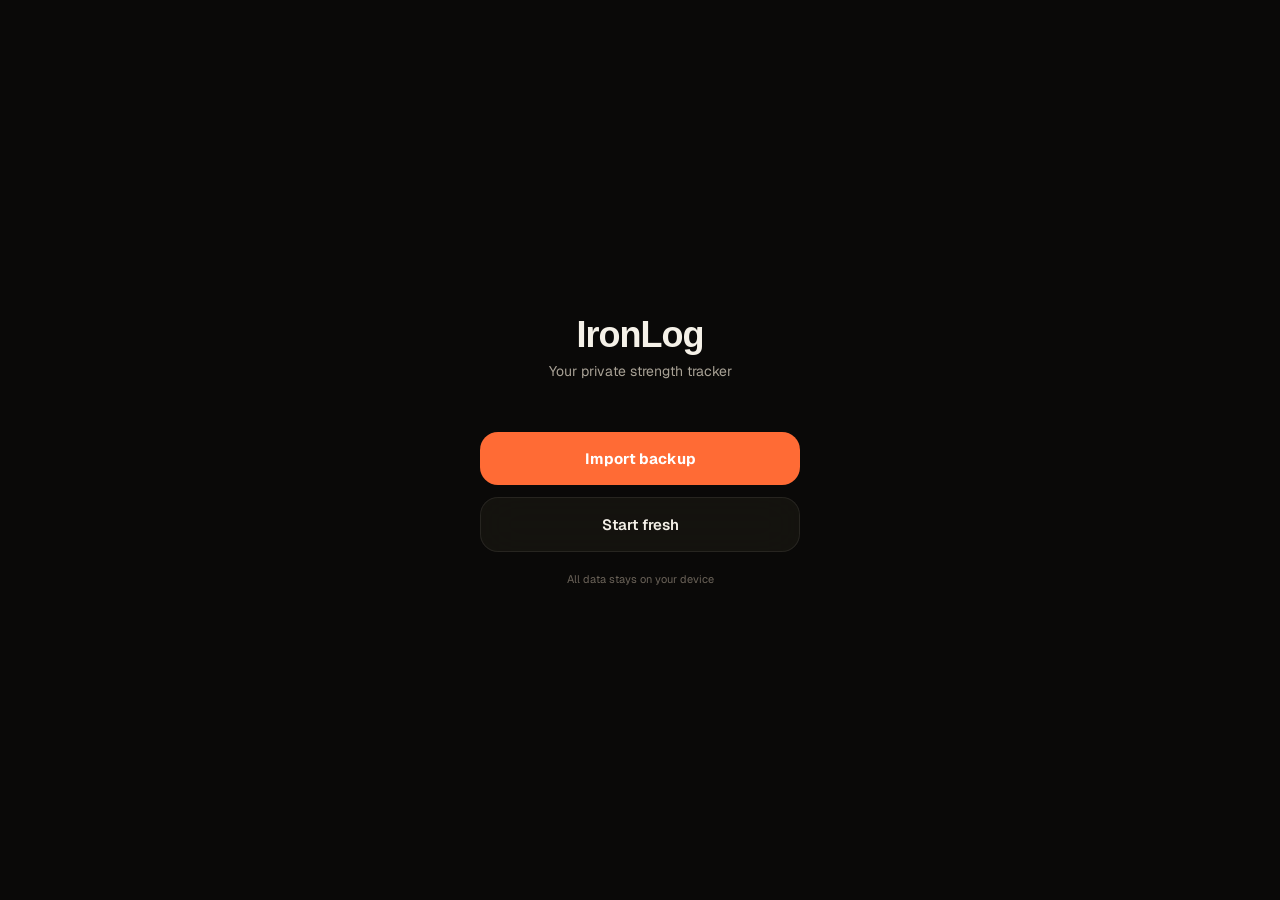
<file: index.html>
<!DOCTYPE html>
<html lang="en">
<head>
<meta charset="UTF-8">
<meta name="viewport" content="width=device-width, initial-scale=1.0, user-scalable=no, viewport-fit=cover">
<meta name="apple-mobile-web-app-capable" content="yes">
<meta name="apple-mobile-web-app-status-bar-style" content="black-translucent">
<meta name="apple-mobile-web-app-title" content="IronLog">
<meta name="mobile-web-app-capable" content="yes">
<meta name="application-name" content="IronLog">
<meta name="theme-color" content="#0a0908">
<meta name="color-scheme" content="dark">
<link rel="manifest" href="manifest.json">
<link rel="icon" type="image/svg+xml" href="favicon.svg">
<link rel="icon" type="image/png" sizes="192x192" href="icon-192.png">
<link rel="icon" type="image/png" sizes="512x512" href="icon-512.png">
<link rel="apple-touch-icon" sizes="192x192" href="icon-192.png">
<link rel="apple-touch-icon" sizes="512x512" href="icon-512.png">
<link rel="shortcut icon" href="icon-192.png">
<title>IronLog</title>
<script src="app-core.js"></script>
<script src="app-storage.js"></script>
<script src="app-fitness.js"></script>
<script src="app-nav.js"></script>
<script src="app-insights.js"></script>
<link rel="preconnect" href="https://fonts.googleapis.com">
<link rel="preconnect" href="https://fonts.gstatic.com" crossorigin>
<link rel="stylesheet" href="https://fonts.googleapis.com/css2?family=Instrument+Serif:ital@0;1&family=Geist:wght@300;400;500;600;700&family=Geist+Mono:wght@400;500&display=swap">
<style>
/* ══════════════════════════════════════════════════════
   TONING v3 — Warm dark · Glassmorphism · Editorial serif
   Design: warm near-black, coral accent, glass layers
   ══════════════════════════════════════════════════════ */

:root {
  /* ── Warm dark surfaces ── */
  --bg:   #0a0908;
  --s1:   #16140f;
  --s2:   #1f1c16;
  --s3:   #28251d;
  --s4:   #312d23;
  --glass: rgba(28,25,20,0.64);
  --border:    rgba(245,241,232,0.08);
  --border-hi: rgba(245,241,232,0.16);
  /* ── Text ── */
  --text: #f5f1e8;
  --t2:   #a8a195;
  --t3:   #6b6359;
  /* ── Accent: coral-orange ── */
  --acc:      #ff6b35;
  --acc-soft: #ffb38a;
  --acc-dim:  rgba(255,107,53,0.12);
  --acc-glow: rgba(255,107,53,0.30);
  /* ── Domain accents (V4 two-tier nav) — active domain drives --acc via JS ── */
  --fitness:#ff6b35; --nutrition:#34d399; --sleep:#4c8bf5; --finance:#fbbf24;
  /* ── Semantic ── */
  --red:    #d4332f;
  --success:#7fb069;
  /* ── Muscle group palette (warmer) ── */
  --chest:#ff5c38; --triceps:#ff9f38; --back:#c084fc;
  --biceps:#ff8a5c; --legs:#60a5fa; --shoulders:#fbbf24;
  --abs:#34d399; --forearms:#f472b6; --cardio:#fb7185;
  /* ── Layout ── */
  --safe-top:env(safe-area-inset-top,0px);
  --safe-bot:env(safe-area-inset-bottom,0px);
  /* ── Radii ── */
  --r-sm:10px; --r-md:14px; --r-lg:18px; --r-xl:22px; --r-pill:999px;
  /* ── Shadow ── */
  --shadow: 0 24px 48px -16px rgba(0,0,0,0.6);
  --ease:cubic-bezier(.4,0,.2,1);
  --spring:cubic-bezier(.34,1.56,.64,1);
}
html[data-theme="parchment"]{
  --bg:#f7f3ea;--s1:#fffaf0;--s2:#eee6d8;--s3:#e2d7c8;--s4:#d5c8b8;
  --glass:rgba(255,250,240,0.72);--border:rgba(55,40,25,0.12);--border-hi:rgba(55,40,25,0.22);
  --text:#19140f;--t2:#6f6255;--t3:#9a8b7b;--acc:#c4451c;--acc-soft:#df7955;--acc-dim:rgba(196,69,28,0.12);--acc-glow:rgba(196,69,28,0.24);
  --shadow:0 24px 48px -18px rgba(70,45,20,0.22);
}
html[data-theme="forest"]{
  --bg:#0a0f0c;--s1:#121b15;--s2:#19241d;--s3:#223027;--s4:#2c3b30;
  --glass:rgba(18,27,21,0.68);--border:rgba(235,245,232,0.08);--border-hi:rgba(235,245,232,0.16);
  --text:#edf5ea;--t2:#a2ae9c;--t3:#687465;--acc:#7fb069;--acc-soft:#b7d49e;--acc-dim:rgba(127,176,105,0.14);--acc-glow:rgba(127,176,105,0.26);
}
html[data-theme="midnight"]{
  --bg:#0a0d12;--s1:#111722;--s2:#182030;--s3:#202a3d;--s4:#2a354a;
  --glass:rgba(17,23,34,0.68);--border:rgba(230,238,255,0.08);--border-hi:rgba(230,238,255,0.16);
  --text:#eef4ff;--t2:#9ba8bb;--t3:#647085;--acc:#4c8bf5;--acc-soft:#92b8ff;--acc-dim:rgba(76,139,245,0.14);--acc-glow:rgba(76,139,245,0.26);
}
html[data-theme="plum"]{
  --bg:#0e0a10;--s1:#19111d;--s2:#22182a;--s3:#2d2136;--s4:#382a42;
  --glass:rgba(25,17,29,0.68);--border:rgba(245,230,255,0.08);--border-hi:rgba(245,230,255,0.16);
  --text:#f6edfa;--t2:#b3a2bc;--t3:#76677f;--acc:#a855f7;--acc-soft:#cf9cff;--acc-dim:rgba(168,85,247,0.14);--acc-glow:rgba(168,85,247,0.26);
}
html[data-theme="mono"]{
  --bg:#0a0a0a;--s1:#151515;--s2:#202020;--s3:#2a2a2a;--s4:#343434;
  --glass:rgba(22,22,22,0.70);--border:rgba(245,245,245,0.09);--border-hi:rgba(245,245,245,0.18);
  --text:#f5f5f5;--t2:#ababab;--t3:#707070;--acc:#f5f5f5;--acc-soft:#d4d4d4;--acc-dim:rgba(245,245,245,0.12);--acc-glow:rgba(245,245,245,0.22);
}
*,*::before,*::after{box-sizing:border-box;margin:0;padding:0;-webkit-tap-highlight-color:transparent}
html,body{height:100%;background:var(--bg);overflow:hidden}
body{font-family:'Geist',system-ui,sans-serif;color:var(--text);-webkit-font-smoothing:antialiased}

/* ── TYPE HELPERS ── */
.serif{font-family:'Instrument Serif',serif}
.mono{font-family:'Geist Mono',monospace}

/* ── Shell — v3: no sidebar, full-width single column ── */
.app{display:flex;flex-direction:column;height:100%;position:relative;overflow:hidden}

/* ── Warm noise bg overlay ── */
.app::before{
  content:'';position:fixed;inset:0;pointer-events:none;z-index:0;
  background:
    radial-gradient(80% 50% at 70% 0%, rgba(255,107,53,0.07), transparent 65%),
    radial-gradient(50% 40% at 20% 15%, rgba(255,179,138,0.04), transparent 60%);
}

/* ── Glass card base ── */
.v3-card{
  background:var(--glass);
  backdrop-filter:blur(24px) saturate(1.6);
  -webkit-backdrop-filter:blur(24px) saturate(1.6);
  border-radius:var(--r-xl);
  box-shadow:var(--shadow), inset 0 1px 0 rgba(255,255,255,0.04);
  position:relative;overflow:hidden;
}
/* card inner highlight arc */
.v3-card::before{
  content:'';position:absolute;inset:0;pointer-events:none;
  border-radius:inherit;
  box-shadow:inset 0 0 0 1px rgba(245,241,232,0.06);
}

/* ── Top context bar (replaces topbar) ── */
.topbar{
  display:flex;align-items:center;gap:10px;
  padding:calc(var(--safe-top) + 13px) 18px 12px;
  background:transparent;
  flex-shrink:0;position:relative;z-index:10;
}
.tb-title{
  font-family:'Instrument Serif',serif;
  font-size:20px;font-weight:400;letter-spacing:-.3px;
  flex:1;white-space:nowrap;overflow:hidden;text-overflow:ellipsis;
}
.tb-title em{font-style:italic;color:var(--acc-soft)}
.tb-gear{
  width:36px;height:36px;border-radius:var(--r-sm);
  background:var(--s2);border:1px solid var(--border);
  color:var(--t2);font-size:14px;cursor:pointer;
  display:flex;align-items:center;justify-content:center;
  transition:border-color .15s,color .15s;flex-shrink:0;
}
.tb-gear:hover{border-color:var(--border-hi);color:var(--text)}
.tb-gear:active{border-color:var(--acc);color:var(--acc)}
/* ── Bottom tab bar ── */
.v3-tabs{
  position:fixed;bottom:0;left:0;right:0;
  background:rgba(20,18,14,0.80);
  backdrop-filter:blur(30px) saturate(1.8);
  -webkit-backdrop-filter:blur(30px) saturate(1.8);
  border-top:1px solid var(--border);
  display:grid;grid-template-columns:repeat(4,minmax(0,1fr));
  gap:4px;
  padding:6px 4px calc(6px + var(--safe-bot));
  z-index:100;
  box-shadow:0 -24px 48px -16px rgba(0,0,0,0.5);
}
.v3-tab{
  display:flex;flex-direction:column;align-items:center;gap:3px;
  padding:6px 2px 5px;border:none;background:none;color:var(--t3);
  font-family:'Geist',system-ui,sans-serif;font-size:9px;font-weight:600;letter-spacing:0;
  cursor:pointer;border-radius:var(--r-md);min-width:0;overflow:hidden;text-overflow:ellipsis;white-space:nowrap;
  transition:color .2s,background .2s;
}
.v3-tab:hover{color:var(--t2)}
.v3-tab.active{color:var(--acc)}
.v3-tab.active .v3-tab-icon{filter:drop-shadow(0 0 6px rgba(255,107,53,.5))}
.v3-tab svg{width:20px;height:20px;stroke-width:1.6;transition:stroke-width .15s,transform .15s}
.v3-tab.active svg{stroke-width:2;transform:translateY(-1px)}

/* ── SIDEBAR — kept as hidden fallback, won't display ── */
.sidebar{display:none!important}
.sb-ov{display:none!important}
.hmbgr{display:none!important}

/* ── LEGACY sidebar styles (keeping for JS references, visually inert) ── */
.sb-logo,.sb-sec,.sb-sec-lbl,.sb-btn,.sb-dot,.sb-empty,.sb-empty-msg,.sb-empty-btn{display:none}
.hstrip{margin:0 0 18px;padding:14px;background:var(--glass);backdrop-filter:blur(20px) saturate(1.5);-webkit-backdrop-filter:blur(20px) saturate(1.5);border:1px solid var(--border);border-radius:var(--r-xl);box-shadow:var(--shadow)}
.hstrip-hdr{font-size:9px;font-weight:700;letter-spacing:2.5px;color:var(--t3);margin-bottom:10px}
.hstrip-row{display:grid;grid-template-columns:repeat(7,1fr);gap:6px}
.hstrip-day{display:flex;flex-direction:column;align-items:center;gap:5px;padding:8px 4px;border-radius:var(--r-sm);transition:background .15s}
.hstrip-day.today{background:rgba(255,255,255,.03);outline:1px solid var(--border-hi)}
.hstrip-lbl{font-size:9px;font-family:'Geist Mono',monospace;color:var(--t3);letter-spacing:.5px}
.hstrip-dot{width:14px;height:14px;border-radius:50%;background:var(--s3);transition:all .2s}
.hstrip-num{font-size:11px;font-family:'Geist Mono',monospace;color:var(--t2);font-weight:500}
.hstrip-day.today .hstrip-num{color:var(--text);font-weight:700}
/* ── Records podium (Step 18) ───────────────────────────────── */
.podium-wrap{padding:18px 14px 6px;display:flex;align-items:flex-end;justify-content:center;gap:8px}
.podium-item{flex:1;max-width:110px;display:flex;flex-direction:column;align-items:center;gap:6px;cursor:pointer}
.podium-item:active .podium-card{transform:scale(.96)}
.podium-card{width:100%;border-radius:var(--r-lg);padding:12px 8px 10px;
  backdrop-filter:blur(20px) saturate(1.5);
  box-shadow:var(--shadow),inset 0 1px 0 rgba(255,255,255,0.06);
  display:flex;flex-direction:column;align-items:center;gap:4px;
  transition:transform .15s}
.podium-1 .podium-card{background:rgba(255,215,0,0.12);border:1.5px solid rgba(255,215,0,0.3)}
.podium-2 .podium-card{background:rgba(192,192,192,0.10);border:1.5px solid rgba(192,192,192,0.22)}
.podium-3 .podium-card{background:rgba(205,127,50,0.10);border:1.5px solid rgba(205,127,50,0.22)}
.podium-medal{font-size:20px;line-height:1}
.podium-weight{font-family:'Instrument Serif',serif;font-size:26px;line-height:1;color:var(--text)}
.podium-wunit{font-size:10px;color:var(--t3);font-family:'Geist Mono',monospace}
.podium-name{font-size:10px;font-weight:600;color:var(--t2);text-align:center;line-height:1.3;
  overflow:hidden;display:-webkit-box;-webkit-line-clamp:2;-webkit-box-orient:vertical;max-height:30px}
.podium-cat{font-size:9px;color:var(--t3);letter-spacing:.4px}
.podium-block{display:flex;align-items:center;justify-content:center;
  width:28px;height:var(--h);border-radius:4px 4px 0 0;font-size:11px;font-weight:700}
.podium-1 .podium-block{background:rgba(255,215,0,.25);color:#ffd700;--h:36px}
.podium-2 .podium-block{background:rgba(192,192,192,.2);color:#c0c0c0;--h:24px}
.podium-3 .podium-block{background:rgba(205,127,50,.2);color:#cd7f32;--h:16px}
.podium-sep{height:1px;background:var(--border);margin:4px 14px 16px}
.pr-page-hdr{padding:6px 4px 18px;border-bottom:1px solid var(--border);margin-bottom:18px}
.pr-page-ttl{font-family:'Instrument Serif',serif;font-size:32px;font-weight:400;letter-spacing:-.5px;color:var(--text)}
.pr-page-sub{font-size:11px;color:var(--t3);margin-top:4px;letter-spacing:.4px}
.pr-grp{margin-bottom:22px}
.pr-grp-hdr{display:flex;align-items:center;gap:8px;margin-bottom:10px;padding:0 2px}
.pr-grp-dot{width:8px;height:8px;border-radius:50%}
.pr-grp-lbl{font-size:10px;font-weight:700;letter-spacing:2px;text-transform:uppercase;color:var(--t2)}
.pr-row{display:flex;align-items:center;gap:12px;padding:14px;background:var(--glass);backdrop-filter:blur(20px) saturate(1.5);-webkit-backdrop-filter:blur(20px) saturate(1.5);border:1px solid var(--border);border-radius:var(--r-lg);margin-bottom:8px;transition:border-color .15s,transform .1s;cursor:pointer;box-shadow:var(--shadow)}
.pr-row:hover{border-color:var(--border-hi)}
.pr-row:active{transform:scale(.985)}
.pr-row-bar{width:3px;height:34px;border-radius:2px;flex-shrink:0}
.pr-row-info{flex:1;min-width:0}
.pr-row-nm{font-size:14px;font-weight:600;letter-spacing:-.1px;white-space:nowrap;overflow:hidden;text-overflow:ellipsis}
.pr-row-sub{font-size:10px;color:var(--t3);margin-top:3px;font-family:'Geist Mono',monospace;letter-spacing:.3px}
.pr-row-wt{display:flex;align-items:baseline;gap:3px;flex-shrink:0}
.pr-row-kg{font-family:'Instrument Serif',serif;font-size:28px;font-weight:400;color:var(--pc,var(--acc));letter-spacing:-.5px}
.pr-row-unit{font-size:10px;color:var(--t3);font-family:'Geist Mono',monospace}
.pr-ex-row{cursor:pointer;transition:background .15s}
.pr-ex-row:hover{background:var(--s2)}

/* Fullscreen chart overlay */
.fc-ov{
  position:fixed;inset:0;z-index:600;
  background:rgba(8,8,11,.85);backdrop-filter:blur(14px);-webkit-backdrop-filter:blur(14px);
  display:none;align-items:center;justify-content:center;padding:20px;
  animation:fadeIn .2s
}
.fc-ov.open{display:flex}
.fc-box{
  width:100%;max-width:760px;max-height:92vh;
  background:var(--glass);backdrop-filter:blur(30px) saturate(1.6);-webkit-backdrop-filter:blur(30px) saturate(1.6);
  border:1px solid var(--border-hi);border-radius:var(--r-xl);
  display:flex;flex-direction:column;overflow:hidden;
  box-shadow:0 40px 80px -20px rgba(0,0,0,0.7)
}
.fc-hd{display:flex;align-items:flex-start;justify-content:space-between;gap:14px;padding:20px 20px 14px}
.fc-ttl{font-family:'Instrument Serif',serif;font-size:26px;font-weight:400;letter-spacing:-.3px}
.fc-sub{font-size:11px;color:var(--t3);margin-top:4px;font-family:'Geist Mono',monospace;letter-spacing:.3px}
.fc-close{
  width:34px;height:34px;border-radius:var(--r-sm);
  background:var(--s2);border:1px solid var(--border);color:var(--t2);
  font-size:14px;cursor:pointer;flex-shrink:0;
  display:flex;align-items:center;justify-content:center;transition:all .15s
}
.fc-close:hover{color:var(--text);border-color:var(--border-hi)}
.fc-canvas-wrap{flex:1;min-height:340px;padding:0 20px 20px;position:relative}
.fc-foot{padding:0 20px 18px;font-size:9px;letter-spacing:1.5px;color:var(--t3);text-transform:uppercase;font-weight:600}

/* Chart skeleton shimmer */
.chart-skel{
  position:relative;height:150px;border-radius:var(--r-sm);overflow:hidden;
  background:linear-gradient(110deg,var(--s2) 30%,var(--s3) 50%,var(--s2) 70%);
  background-size:200% 100%;animation:shimmer 1.4s ease-in-out infinite
}
.chart-skel.full{height:100%;width:100%}
.svg-chart{width:100%;height:150px;display:block}
.svg-chart.full{height:100%;min-height:340px}
.svg-chart svg{width:100%;height:100%;display:block;overflow:visible}
.svg-chart text{font-family:'Geist Mono',monospace;letter-spacing:0}
@keyframes shimmer{0%{background-position:100% 0}100%{background-position:-100% 0}}

/* Swipe-to-delete */
.hsess{position:relative;overflow:hidden}
.hsess-wipe{
  position:absolute;inset:0;background:linear-gradient(90deg,transparent 0%,rgba(239,68,68,.18) 60%,rgba(239,68,68,.45) 100%);
  display:flex;align-items:center;justify-content:flex-end;padding-right:20px;
  font-size:11px;font-weight:700;letter-spacing:2px;color:#ef4444;
  pointer-events:none;opacity:0;transition:opacity .15s
}
.hsess.swiping .hsess-wipe{opacity:1}
.hsess-hd{position:relative;z-index:2;background:var(--s1);transition:transform .25s var(--ease)}
.hsess.deleting .hsess-hd{transform:translateX(-100%)!important}

/* Drag handle */
.sec-drag{
  width:30px;height:30px;border-radius:var(--r-sm);
  background:var(--s2);border:1px solid var(--border);color:var(--t2);
  display:flex;align-items:center;justify-content:center;
  cursor:grab;font-size:12px;letter-spacing:1px;flex-shrink:0;user-select:none;touch-action:none
}
.sec-drag:active{cursor:grabbing;background:var(--s3)}
.sp-section.dragging{opacity:.4}
.sp-section.drop-above{box-shadow:0 -3px 0 var(--acc)}
.sp-section.drop-below{box-shadow:0 3px 0 var(--acc)}
.sb-icon{font-size:13px;flex-shrink:0}
.sb-footer{
  margin-top:auto;padding:12px 12px calc(12px + var(--safe-bot));
  border-top:1px solid var(--border);
  display:flex;flex-direction:column;gap:5px
}
.sb-ftn{
  display:flex;align-items:center;gap:8px;
  padding:8px 11px;
  background:var(--s2);border:1px solid var(--border);border-radius:var(--r-sm);
  color:var(--t2);font-family:'Geist',system-ui,sans-serif;font-size:11px;
  cursor:pointer;width:100%;transition:border-color .15s,color .15s
}
.sb-ftn:hover{border-color:var(--border-hi);color:var(--text)}
.sb-ftn:active{border-color:var(--acc);color:var(--acc)}
.sb-streak{
  text-align:center;font-size:11px;font-weight:700;
  color:var(--acc);padding:5px 0;letter-spacing:.3px;opacity:.85
}

/* ── Main ── */
.main{flex:1;display:flex;flex-direction:column;overflow:hidden;min-width:0;position:relative;z-index:1}
.tb-bw{display:none} /* moved to settings gear */

/* ── Pages */
.pages{flex:1;overflow:hidden;position:relative}
.page{
  position:absolute;inset:0;
  overflow-y:auto;-webkit-overflow-scrolling:touch;scrollbar-width:none;
  display:none;padding-bottom:calc(76px + var(--safe-bot))
}
.page::-webkit-scrollbar{display:none}
.page.active{display:block}
.page.tab-enter-right{animation:tabSlideInRight .3s cubic-bezier(0.34,1.56,0.64,1) forwards}
.page.tab-enter-left{animation:tabSlideInLeft .3s cubic-bezier(0.34,1.56,0.64,1) forwards}
.page.tab-exit-right{animation:tabSlideOutRight .22s cubic-bezier(0.4,0,1,1) forwards}
.page.tab-exit-left{animation:tabSlideOutLeft .22s cubic-bezier(0.4,0,1,1) forwards}
.pages::after{
  content:'';position:absolute;inset:0;pointer-events:none;z-index:20;
  background:linear-gradient(90deg,transparent, color-mix(in srgb,var(--acc) 16%,transparent), transparent);
  transform:translateX(-115%);opacity:0
}
.pages.motion-domain::after{animation:domainSweep .52s var(--ease)}
.motion-stagger .hc-card,
.motion-stagger .td-rc,
.motion-stagger .td-sg,
.motion-stagger .td-tile,
.motion-stagger .nut-card,
.motion-stagger .nut-meal,
.motion-stagger .nut-add,
.motion-stagger .nut-secondary,
.motion-stagger .done-ex-card{
  animation:motionRise .42s var(--ease) both
}
.motion-stagger .nut-bar-fill{transform-origin:left;animation:motionFill .65s var(--ease) both}
.motion-dismiss{animation:suggestionDismiss .32s var(--ease) forwards}
@keyframes domainSweep{0%{opacity:0;transform:translateX(-115%)}28%{opacity:1}100%{opacity:0;transform:translateX(115%)}}
@keyframes motionRise{from{opacity:0;transform:translateY(10px) scale(.985)}to{opacity:1;transform:none}}
@keyframes motionFill{from{transform:scaleX(0)}to{transform:scaleX(1)}}
@keyframes suggestionDismiss{
  0%{opacity:1;transform:translateX(0);max-height:120px;margin-bottom:0}
  30%{transform:translateX(8px) rotate(1deg)}
  100%{opacity:0;transform:translateX(110%) rotate(2deg);max-height:0;margin-bottom:-10px;padding-top:0;padding-bottom:0;border-width:0}
}

/* ── Sub-tab pills (for Progress / more) ── */
.subtabs{
  display:flex;gap:6px;padding:0 16px 14px;overflow-x:auto;scrollbar-width:none;flex-shrink:0;
}
.subtabs::-webkit-scrollbar{display:none}
.subtab{
  padding:7px 14px;border-radius:var(--r-pill);
  background:var(--s2);border:1px solid var(--border);
  color:var(--t2);font-size:12px;font-weight:600;
  cursor:pointer;flex-shrink:0;white-space:nowrap;
  transition:all .15s;font-family:'Geist',sans-serif;
}
.subtab.active{background:var(--acc-dim);border-color:var(--acc);color:var(--acc)}

/* ── Muscle page */
.pg-hdr{
  padding:22px 16px 14px;border-bottom:1px solid var(--border);
  display:flex;align-items:center;justify-content:space-between
}
.pg-title{
  font-family:'Instrument Serif',serif;font-size:34px;font-weight:400;
  letter-spacing:-.5px;line-height:1
}
.add-btn{
  padding:8px 16px;border-radius:100px;
  background:transparent;border:1.5px solid var(--pc,var(--acc));
  color:var(--pc,var(--acc));
  font-family:'Geist',system-ui,sans-serif;font-size:12px;font-weight:600;cursor:pointer;
  transition:opacity .15s,background .15s
}
.add-btn:active{opacity:.7}
.ex-list{padding:14px 14px 0;display:flex;flex-direction:column;gap:10px}

/* ── Exercise card */
/* ── Session Done section ─────────────────────────────────── */
.done-section{margin:14px 14px 0;padding-top:14px;border-top:1px solid var(--border)}
.done-section-lbl{font-size:9px;font-weight:700;letter-spacing:2.5px;text-transform:uppercase;
  color:var(--success);margin-bottom:10px;display:flex;align-items:center;gap:6px}
.done-section-lbl::before{content:'';display:block;width:6px;height:6px;border-radius:50%;background:var(--success)}
.done-ex-card{background:rgba(127,176,105,0.06);border:1.5px solid rgba(127,176,105,0.2);
  border-radius:var(--r-lg);padding:12px 14px;margin-bottom:8px;
  display:flex;align-items:center;gap:12px}
.done-ex-check{width:22px;height:22px;border-radius:50%;background:var(--success);
  display:flex;align-items:center;justify-content:center;flex-shrink:0;font-size:12px;color:#fff}
.done-ex-name{font-size:14px;font-weight:600;color:var(--text)}
.done-ex-sub{font-size:11px;color:var(--t3);margin-top:2px;font-family:'Geist Mono',monospace}
.ex-card{
  background:var(--glass);
  backdrop-filter:blur(20px) saturate(1.5);
  -webkit-backdrop-filter:blur(20px) saturate(1.5);
  border:1px solid var(--border);
  border-radius:var(--r-xl);overflow:hidden;
  transition:border-color .2s;
  box-shadow:0 8px 24px -12px rgba(0,0,0,0.4)
}
.ex-card:hover{border-color:var(--border-hi)}
.ex-head{
  display:flex;align-items:center;gap:12px;
  padding:15px 14px;cursor:pointer;transition:background .15s
}
.ex-head:hover{background:rgba(255,255,255,.025)}
.ex-bar{width:3px;height:38px;border-radius:2px;flex-shrink:0}
.ex-inf{flex:1;min-width:0}
.ex-nm{font-size:14px;font-weight:600;white-space:nowrap;overflow:hidden;text-overflow:ellipsis;letter-spacing:-.1px}
.ex-sb{font-size:10px;color:var(--t2);margin-top:3px;font-family:'Geist Mono',monospace;white-space:nowrap;overflow:hidden;text-overflow:ellipsis}
.ex-del{
  width:30px;height:30px;border-radius:var(--r-sm);
  flex-shrink:0;background:none;border:none;
  color:var(--t3);font-size:14px;cursor:pointer;
  display:flex;align-items:center;justify-content:center;
  transition:color .15s,background .15s
}
.ex-del:hover{color:var(--red);background:rgba(255,85,85,.1)}
.ex-arr{color:var(--t3);font-size:18px;flex-shrink:0;transition:transform .22s}
.ex-arr.open{transform:rotate(90deg)}
.ex-trend{width:8px;height:8px;border-radius:50%;flex-shrink:0;transition:box-shadow .2s}

/* ── Log form */
.lf{display:none;border-top:1px solid var(--border)}
.lf.open{display:block;animation:slideDown .2s ease}
.last-ref{
  margin:14px 14px 0;
  background:rgba(31,28,22,0.8);border:1px solid var(--border);border-radius:var(--r-md);
  padding:13px 14px;display:flex;align-items:center;justify-content:space-between;gap:10px
}
.lr-left{flex:1;min-width:0}
.lr-ttl{font-size:9px;font-weight:700;letter-spacing:2px;text-transform:uppercase;color:var(--t3);margin-bottom:5px}
.lr-val{font-family:'Geist Mono',monospace;font-size:16px;color:var(--text);letter-spacing:-.3px}
.lr-sub{font-size:9px;color:var(--t3);margin-top:3px}
.lf-in{padding:14px}
.lf-date{
  width:100%;background:var(--s2);border:1.5px solid var(--border);border-radius:var(--r-md);
  color:var(--text);font-family:'Geist',system-ui,sans-serif;font-size:14px;
  padding:11px 14px;outline:none;margin-bottom:12px;transition:border-color .15s
}
.lf-date:focus{border-color:var(--acc)}
.sets-hdr{display:flex;align-items:center;margin-bottom:10px}
.sets-lbl{font-size:10px;color:var(--t2);font-weight:700;letter-spacing:2px;text-transform:uppercase}
.sets-ctl{display:flex;align-items:center;gap:8px;margin-left:auto}
.sc-b{
  width:32px;height:32px;border-radius:var(--r-sm);
  background:var(--s2);border:1px solid var(--border);
  color:var(--text);font-size:18px;
  display:flex;align-items:center;justify-content:center;
  cursor:pointer;user-select:none;transition:background .15s,border-color .15s
}
.sc-b:hover{background:var(--s3);border-color:var(--border-hi)}
.sc-b:active{background:var(--s4)}
.sc-n{font-family:'Geist Mono',monospace;font-size:15px;min-width:20px;text-align:center}
/* ── Set Cards v3 (Step 13+14) ─────────────────────────────── */
.sc3-list{display:flex;flex-direction:column;gap:10px;margin-bottom:12px}
.sc3-card{background:var(--glass);backdrop-filter:blur(20px) saturate(1.5);
  border-radius:var(--r-lg);border:1.5px solid var(--border);
  box-shadow:inset 0 1px 0 rgba(255,255,255,0.04);
  padding:14px 14px 12px;transition:border-color .15s}
.sc3-card.sc3-done-card{border-color:var(--pc,var(--acc));background:rgba(255,107,53,0.06)}
.sc3-head{display:flex;align-items:center;justify-content:space-between;margin-bottom:12px}
.sc3-num{font-size:9px;font-weight:700;letter-spacing:2.5px;text-transform:uppercase;
  color:var(--t3);padding:3px 8px;border-radius:var(--r-pill);
  background:var(--s3);display:inline-block}
.sc3-done-btn{width:36px;height:36px;border-radius:var(--r-pill);border:1.5px solid var(--border);
  background:transparent;color:var(--t2);font-size:18px;cursor:pointer;
  display:flex;align-items:center;justify-content:center;transition:all .15s;flex-shrink:0}
.sc3-done-btn.on{background:var(--acc-dim);border-color:var(--pc,var(--acc));
  color:var(--pc,var(--acc));box-shadow:0 0 10px var(--acc-glow)}
.sc3-done-btn.bounce{animation:dkBounce .42s var(--ease)}
.sc3-inputs{display:grid;grid-template-columns:1fr 1fr;gap:10px;margin-bottom:12px}
.sc3-input-grp{display:flex;flex-direction:column;gap:5px}
.sc3-inp-lbl{font-size:9px;font-weight:700;letter-spacing:2px;text-transform:uppercase;color:var(--t3)}
.sc3-inp{width:100%;background:var(--s2);border:1.5px solid var(--border);border-radius:var(--r-md);
  padding:12px 10px;font-family:'Geist Mono',monospace;font-size:28px;font-weight:400;
  color:var(--text);text-align:center;box-sizing:border-box;transition:border-color .15s}
.sc3-inp:focus{border-color:var(--pc,var(--acc));outline:none}
.sc3-inp::placeholder{color:var(--t3);font-size:22px}
.sc3-inp-unit{font-size:11px;color:var(--t3);text-align:center;margin-top:-2px}
/* RPE pills */
.sc3-rpe{display:flex;align-items:center;gap:6px}
.sc3-rpe-lbl{font-size:9px;font-weight:700;letter-spacing:2px;text-transform:uppercase;
  color:var(--t3);flex-shrink:0;margin-right:2px}
.sc3-rpe-pill{flex:1;padding:6px 0;border-radius:var(--r-pill);border:1.5px solid var(--border);
  background:transparent;color:var(--t3);font-size:11px;font-weight:700;cursor:pointer;
  transition:all .15s;text-align:center}
.sc3-rpe-pill.sel{background:var(--acc-dim);border-color:var(--pc,var(--acc));
  color:var(--pc,var(--acc))}
/* ── Gesture controls (weight wheel + RPE slider) ─────────────── */
.sc3-wheel{position:relative;display:flex;flex-direction:column;gap:5px}
.sc3-wheel-display{display:flex;align-items:baseline;justify-content:center;gap:4px;
  background:var(--s2);border:1.5px solid var(--border);border-radius:var(--r-md);
  padding:12px 10px;cursor:ns-resize;user-select:none;touch-action:none;
  transition:border-color .15s;min-height:60px}
.sc3-wheel-display:active{border-color:var(--pc,var(--acc))}
.sc3-wheel-val{font-family:'Geist Mono',monospace;font-size:28px;color:var(--text)}
.sc3-wheel-unit{font-size:11px;color:var(--t3)}
.sc3-wheel-hint{font-size:13px;color:var(--t3);margin-left:2px;opacity:0.4}
.sc3-inp-edit{position:absolute;inset:0;opacity:0;pointer-events:none;
  background:var(--s2);border:1.5px solid var(--pc,var(--acc));border-radius:var(--r-md);
  font-family:'Geist Mono',monospace;font-size:28px;color:var(--text);
  text-align:center;padding:12px 10px;box-sizing:border-box;z-index:2;outline:none}
.sc3-inp-edit.active{opacity:1;pointer-events:auto}
.sc3-rpe-slider{flex:1;display:flex;flex-direction:column;gap:6px;
  touch-action:none;cursor:pointer;padding:2px 0}
.sc3-rpe-track{position:relative;height:6px;background:var(--s3);border-radius:3px}
.sc3-rpe-fill{position:absolute;left:0;top:0;height:100%;
  background:var(--pc,var(--acc));border-radius:3px;transition:width .08s}
.sc3-rpe-thumb{position:absolute;top:50%;width:20px;height:20px;border-radius:50%;
  background:var(--pc,var(--acc));border:2px solid var(--bg);
  box-shadow:0 2px 8px rgba(0,0,0,0.4);transform:translate(-50%,-50%);
  transition:left .08s;opacity:0}
.sc3-rpe-thumb.has-val{opacity:1}
.sc3-rpe-labels{display:flex;justify-content:space-between;
  font-family:'Geist Mono',monospace;font-size:10px;color:var(--t3);padding:0 2px}
.st{width:100%;border-collapse:collapse;margin-bottom:8px}
.st th{font-size:9px;font-weight:700;letter-spacing:2px;text-transform:uppercase;color:var(--t3);padding:4px;text-align:center}
.st th:first-child{text-align:left;width:26px}
.st td{padding:3px}
.sn{font-family:'Geist Mono',monospace;font-size:12px;color:var(--t3);text-align:center}
.sf{
  width:100%;background:var(--s2);border:1.5px solid var(--border);border-radius:var(--r-sm);
  color:var(--text);font-family:'Geist Mono',monospace;font-size:15px;
  padding:10px 6px;outline:none;text-align:center;-webkit-appearance:none;
  transition:border-color .15s
}
.sf:focus{border-color:var(--pc,var(--acc))}
.sf::placeholder{color:var(--t3)}
.dk{
  width:32px;height:36px;border-radius:var(--r-sm);
  background:var(--s2);border:1px solid var(--border);
  cursor:pointer;display:flex;align-items:center;justify-content:center;
  font-size:13px;transition:all .15s;user-select:none;color:var(--t3)
}
.dk:hover{background:var(--s3)}
.dk.on{background:var(--acc-dim);border-color:var(--acc);color:var(--acc);box-shadow:0 0 8px var(--acc-glow)}
.dk.bounce{animation:dkBounce .42s var(--ease)}
@keyframes dkBounce{
  0%{transform:scale(1)}
  30%{transform:scale(1.32);box-shadow:0 0 0 6px var(--acc-glow),0 0 14px var(--acc-glow)}
  60%{transform:scale(.94)}
  100%{transform:scale(1)}
}
.add-set-row{margin-bottom:12px}
.add-set-btn{
  width:100%;padding:10px;border-radius:var(--r-md);
  background:none;border:1.5px dashed var(--border);
  color:var(--t2);font-family:'Geist',system-ui,sans-serif;font-size:12px;font-weight:600;
  cursor:pointer;transition:border-color .15s,color .15s
}
.add-set-btn:hover{border-color:var(--border-hi);color:var(--text)}
.add-set-btn:active{border-color:var(--acc);color:var(--acc)}
.lf-nt{
  width:100%;background:var(--s2);border:1.5px solid var(--border);border-radius:var(--r-md);
  color:var(--text);font-family:'Geist',system-ui,sans-serif;font-size:13px;
  padding:10px 14px;outline:none;resize:none;margin-bottom:14px;
  transition:border-color .15s
}
.lf-nt::placeholder{color:var(--t3)}
.lf-nt:focus{border-color:var(--border-hi)}
.sav-btn{
  width:100%;padding:14px;border-radius:var(--r-lg);
  border:none;color:#1a0e07;
  font-family:'Geist',sans-serif;font-size:15px;font-weight:700;
  cursor:pointer;letter-spacing:-.1px;position:relative;overflow:hidden;
  transition:opacity .15s,transform .1s,box-shadow .2s
}
.sav-btn:hover{box-shadow:0 8px 24px -8px var(--acc-glow)}
.sav-btn::after{
  content:'';position:absolute;inset:0;
  background:linear-gradient(135deg,rgba(255,255,255,.18) 0%,transparent 55%);
  pointer-events:none
}
.sav-btn:hover{opacity:.9}
.sav-btn:active{opacity:.8;transform:scale(.99)}

/* ── Split page */
.sp-hdr{
  padding:22px 16px 14px;border-bottom:1px solid var(--border);
  display:flex;align-items:center;justify-content:space-between;gap:10px
}
.sp-title{font-family:'Instrument Serif',serif;font-size:28px;font-weight:400;letter-spacing:-.3px}
.fin-btn{
  padding:9px 20px;border-radius:var(--r-pill);
  background:var(--acc);border:none;color:#1a0e07;
  font-family:'Geist',sans-serif;font-size:13px;font-weight:700;
  cursor:pointer;letter-spacing:-.1px;
  transition:opacity .15s,box-shadow .2s;
  box-shadow:0 0 0 0 var(--acc-glow)
}
.fin-btn:hover{box-shadow:0 6px 24px var(--acc-glow);opacity:.92}
.fin-btn:active{opacity:.8}
.sp-cat{margin-top:4px}
.sp-cat-lbl{padding:16px 18px 7px;font-size:10px;font-weight:700;letter-spacing:2px;text-transform:uppercase}
.sp-ex-list{padding:0 14px;display:flex;flex-direction:column;gap:8px}
.add-cat-btn{
  width:100%;background:none;border-width:1.5px;border-style:dashed;
  border-radius:var(--r-md);padding:10px;font-size:12px;font-weight:600;
  cursor:pointer;font-family:'Geist',system-ui,sans-serif;transition:opacity .15s
}
.add-cat-btn:active{opacity:.6}

/* ── Cardio */
.cc-wrap{padding:0 14px}
.cc{background:var(--s1);border:1px solid var(--border);border-radius:var(--r-lg);overflow:hidden;transition:border-color .15s}
.cc:hover{border-color:var(--border-hi)}
.cc-hd{display:flex;align-items:center;gap:12px;padding:15px 14px;cursor:pointer;transition:background .15s}
.cc-hd:active{background:rgba(255,255,255,.025)}
.cc-form{display:none;border-top:1px solid var(--border);padding:14px}
.cc-form.open{display:block}
.cc-fields{display:flex;gap:10px;margin-bottom:14px}
.ccfw{flex:1}
.cfl{font-size:9px;font-weight:700;letter-spacing:2px;text-transform:uppercase;color:var(--t3);margin-bottom:5px}
.cff{
  width:100%;background:var(--s2);border:1.5px solid var(--border);border-radius:var(--r-md);
  color:var(--text);font-family:'Geist Mono',monospace;font-size:16px;
  padding:11px 8px;outline:none;text-align:center;-webkit-appearance:none;
  transition:border-color .15s
}
.cff:focus{border-color:var(--cardio)}

/* ── History */
.hsess{border-bottom:1px solid var(--border)}
.hsess-hd{
  display:flex;align-items:center;gap:12px;padding:14px 18px;
  background:transparent;cursor:pointer;border:none;width:100%;
  color:var(--text);font-family:'Geist',system-ui,sans-serif;text-align:left;
  transition:background .15s
}
.hsess-hd:hover{background:rgba(245,241,232,0.03)}
.hsess-dot{width:8px;height:8px;border-radius:50%;flex-shrink:0}
.hsess-info{flex:1;min-width:0}
.hsess-name{font-family:'Instrument Serif',serif;font-size:16px;font-weight:400;white-space:nowrap;overflow:hidden;text-overflow:ellipsis}
.hsess-meta{font-size:10px;color:var(--t3);margin-top:2px}
.hsess-arr{color:var(--t3);font-size:15px;flex-shrink:0;transition:transform .22s}
.hsess-arr.open{transform:rotate(90deg)}
.hsess-body{display:none}
.hsess-body.open{display:block}
.hentry{padding:12px 18px;border-top:1px solid var(--border);display:flex;align-items:flex-start;gap:12px}
.hel{flex:1;min-width:0}
.henm{font-size:13px;font-weight:600}
.hecat{font-size:9px;font-weight:700;letter-spacing:1.5px;text-transform:uppercase;margin-top:2px}
.hechips{display:flex;flex-wrap:wrap;gap:5px;margin-top:7px}
.chip{font-family:'Geist Mono',monospace;font-size:10px;background:var(--s3);border:1px solid var(--border);border-radius:6px;padding:3px 8px;color:var(--t2)}
.henotes{font-size:10px;color:var(--t3);margin-top:5px;font-style:italic}
.hedel{background:none;border:none;color:var(--t3);font-size:15px;cursor:pointer;padding:3px 5px;flex-shrink:0;transition:color .15s}
.hedel:hover{color:var(--red)}

/* ── Progress */
/* ── Progress Stats v3 ─────────────────────────────────── */
.pst3-wrap{padding:14px 14px 0}
.pst3-hdr{background:var(--glass);backdrop-filter:blur(24px) saturate(1.6);
  border-radius:var(--r-xl);box-shadow:var(--shadow),inset 0 1px 0 rgba(255,255,255,0.04);
  padding:18px;margin-bottom:14px}
.pst3-hdr-top{display:flex;align-items:center;justify-content:space-between;margin-bottom:14px}
.pst3-hdr-title{font-size:10px;font-weight:700;letter-spacing:2px;text-transform:uppercase;color:var(--t3)}
.pst3-toggle{display:flex;gap:4px}
.pst3-tbtn{padding:5px 12px;border-radius:var(--r-pill);border:1.5px solid var(--border);
  background:transparent;color:var(--t2);font-size:11px;font-weight:600;cursor:pointer;transition:all .15s}
.pst3-tbtn.active{background:var(--acc);border-color:var(--acc);color:#fff}
.pst3-cols{display:grid;grid-template-columns:1fr 1fr 1fr;gap:8px}
.pst3-col{text-align:center}
.pst3-col-num{font-family:'Instrument Serif',serif;font-size:30px;line-height:1;color:var(--text)}
.pst3-col-lbl{font-size:9px;font-weight:700;letter-spacing:1.5px;text-transform:uppercase;color:var(--t3);margin-top:4px}
.pst3-col-delta{font-size:11px;font-weight:600;margin-top:3px}
.pst3-divider{width:1px;background:var(--border);margin:4px 0}
/* Radar card */
.pst3-radar-card{background:var(--glass);backdrop-filter:blur(24px) saturate(1.6);
  border-radius:var(--r-xl);box-shadow:var(--shadow),inset 0 1px 0 rgba(255,255,255,0.04);
  padding:18px;margin-bottom:14px}
.pst3-radar-title{font-size:10px;font-weight:700;letter-spacing:2px;text-transform:uppercase;
  color:var(--t3);margin-bottom:14px}
.pst3-radar-wrap{position:relative;height:220px}
.pst3-radar-legend{display:flex;flex-wrap:wrap;gap:6px 12px;margin-top:12px}
.pst3-radar-leg-item{display:flex;align-items:center;gap:5px;font-size:10px;color:var(--t2)}
.pst3-radar-leg-dot{width:7px;height:7px;border-radius:50%;flex-shrink:0}
/* Muscle drilldown section label */
.pst3-section-lbl{font-size:9px;font-weight:700;letter-spacing:2.5px;text-transform:uppercase;
  color:var(--t3);padding:6px 2px 8px;margin:0 14px}
.psel-wrap{padding:14px 14px 0}
.psel{
  width:100%;background:var(--s1);border:1.5px solid var(--border);border-radius:var(--r-md);
  color:var(--text);font-family:'Geist',system-ui,sans-serif;font-size:14px;
  padding:12px 14px;outline:none;-webkit-appearance:none;transition:border-color .15s
}
.psel:focus{border-color:var(--border-hi)}
.pr-cards{display:grid;grid-template-columns:1fr 1fr;gap:10px;padding:14px}
.pr-card{
  background:var(--s1);border:1px solid var(--border);
  border-radius:var(--r-md);padding:16px;transition:border-color .15s
}
.pr-card:hover{border-color:var(--border-hi)}
.pr-val{font-family:'Instrument Serif',serif;font-size:28px;font-weight:800;line-height:1;letter-spacing:-1px}
.pr-unit{font-size:13px;color:var(--t2);font-weight:400}
.pr-lbl{font-size:9px;color:var(--t3);margin-top:4px;text-transform:uppercase;letter-spacing:1.5px;font-weight:600}
.chart-box{margin:0 14px 14px;background:var(--s1);border:1px solid var(--border);border-radius:var(--r-md);padding:16px}
.cbt{font-size:10px;font-weight:700;letter-spacing:2px;text-transform:uppercase;color:var(--t3);margin-bottom:14px}
.cw{position:relative;height:150px}
.pr-ex-list{padding:0 14px 14px;display:flex;flex-direction:column;gap:7px}
.pr-ex-row{
  background:var(--s1);border:1px solid var(--border);border-radius:var(--r-md);
  padding:13px 14px;display:flex;align-items:center;gap:10px;transition:border-color .15s
}
.pr-ex-row:hover{border-color:var(--border-hi)}
.pre-nm{flex:1;font-size:13px;font-weight:600}
.pre-val{font-family:'Geist Mono',monospace;font-size:11px;color:var(--t2);text-align:right}
.no-data{text-align:center;padding:40px 20px;color:var(--t3);font-size:13px}

/* ── Body Weight */
.bw-card{margin:14px;background:var(--s1);border:1px solid var(--border);border-radius:var(--r-lg);padding:18px}
.bw-card-title{font-family:'Instrument Serif',serif;font-size:16px;font-weight:800;margin-bottom:14px;letter-spacing:-.3px}
.nut-wrap{padding:0 14px 20px;display:flex;flex-direction:column;gap:14px}
.nut-card{background:var(--glass);backdrop-filter:blur(24px) saturate(1.5);-webkit-backdrop-filter:blur(24px) saturate(1.5);border:1px solid var(--border);border-radius:var(--r-lg);padding:16px}
.nut-kicker{font-size:10px;font-weight:700;letter-spacing:2px;text-transform:uppercase;color:var(--t3);margin-bottom:8px}
.nut-cal-row{display:flex;align-items:center;justify-content:space-between;gap:14px}
.nut-cal{font-family:'Instrument Serif',serif;font-size:54px;line-height:.9;color:var(--text)}
.nut-cal span{font-family:'Geist',sans-serif;font-size:12px;color:var(--t3);margin-left:4px}
.nut-pill{font-size:11px;font-weight:700;color:var(--acc);background:var(--acc-dim);border:1px solid rgba(255,107,53,.22);border-radius:999px;padding:7px 10px}
.nut-bars{display:flex;flex-direction:column;gap:10px;margin-top:14px}
.nut-bar-top{display:flex;justify-content:space-between;font-size:12px;color:var(--t2);margin-bottom:5px}
.nut-bar-track{height:7px;background:var(--s3);border-radius:99px;overflow:hidden}
.nut-bar-fill{height:100%;background:var(--acc);border-radius:99px}
.nut-meal{display:flex;align-items:center;justify-content:space-between;padding:13px 0;border-bottom:1px solid var(--border)}
.nut-meal:last-child{border-bottom:0}
.nut-meal-name{font-size:14px;font-weight:700}
.nut-meal-sub{font-size:11px;color:var(--t3);margin-top:2px}
.nut-add{width:100%;border:0;border-radius:var(--r-md);padding:14px;background:var(--acc);color:#130b06;font-weight:800}
.nut-secondary{width:100%;border:1.5px solid var(--border);border-radius:var(--r-md);padding:13px;background:var(--glass);color:var(--text);font-weight:800}
.nut-recipe-row{background:var(--s2);border:1px solid var(--border);border-radius:var(--r-md);padding:11px 12px;display:flex;justify-content:space-between;gap:10px;align-items:center}
.nut-recipe-row strong{font-size:13px}
.nut-recipe-row span{font-size:11px;color:var(--t3)}
.bw-row{display:flex;gap:8px;align-items:flex-end}
.bw-field{flex:1}
.bw-lbl{font-size:9px;font-weight:700;letter-spacing:2px;text-transform:uppercase;color:var(--t3);margin-bottom:5px}
.bw-inp{
  width:100%;background:var(--s2);border:1.5px solid var(--border);border-radius:var(--r-md);
  color:var(--text);font-family:'Geist Mono',monospace;font-size:16px;
  padding:11px;outline:none;text-align:center;-webkit-appearance:none;transition:border-color .15s
}
.bw-inp:focus{border-color:var(--acc)}
.bw-add{
  padding:11px 18px;border-radius:var(--r-md);
  background:var(--acc);border:none;color:#000;
  font-family:'Instrument Serif',serif;font-size:14px;font-weight:800;
  cursor:pointer;white-space:nowrap;align-self:flex-end;
  transition:opacity .15s,box-shadow .2s
}
.bw-add:hover{box-shadow:0 4px 18px var(--acc-glow)}
.bw-add:active{opacity:.8}
.bw-list{padding:0 14px 14px}
.bw-list-hdr{font-size:9px;font-weight:700;letter-spacing:2.5px;text-transform:uppercase;color:var(--t3);padding:4px 0 12px}
.bw-entry{display:flex;align-items:center;padding:11px 0;border-bottom:1px solid var(--border)}
.bw-date{font-size:12px;color:var(--t2);flex:1}
.bw-kg{font-family:'Geist Mono',monospace;font-size:16px;color:var(--acc);margin-right:12px;letter-spacing:-.3px}
.bw-diff{font-size:11px;font-weight:700;margin-right:10px}
.bw-del{background:none;border:none;color:var(--t3);font-size:15px;cursor:pointer;padding:2px 6px;transition:color .15s}
.bw-del:hover{color:var(--red)}

/* ── Summary overlay */
.sum-ov{
  position:fixed;inset:0;z-index:400;
  background:rgba(8,8,11,.97);
  backdrop-filter:blur(10px);-webkit-backdrop-filter:blur(10px);
  display:none;flex-direction:column;
  padding:calc(var(--safe-top) + 16px) 0 calc(var(--safe-bot) + 16px);
  overflow-y:auto;-webkit-overflow-scrolling:touch
}
.sum-ov.open{display:flex;animation:fadeIn .22s ease}
.sum-box{width:100%;max-width:480px;margin:0 auto;padding:0 18px}
.sum-hd{display:flex;align-items:center;justify-content:space-between;margin-bottom:5px}
.sum-title{font-family:'Instrument Serif',serif;font-size:24px;font-weight:800;letter-spacing:-.5px}
.sum-close{
  width:36px;height:36px;border-radius:var(--r-sm);
  background:var(--s2);border:1px solid var(--border);
  color:var(--t2);font-size:16px;cursor:pointer;
  display:flex;align-items:center;justify-content:center;transition:background .15s
}
.sum-close:hover{background:var(--s3);color:var(--text)}
.sum-date{font-size:11px;color:var(--t3);margin-bottom:16px}
.sum-stats{display:grid;grid-template-columns:repeat(3,1fr);gap:9px;margin-bottom:18px}
.sum-stat{background:var(--s1);border:1px solid var(--border);border-radius:var(--r-md);padding:14px;text-align:center}
.sum-stat-val{font-family:'Instrument Serif',serif;font-size:24px;font-weight:800;color:var(--acc);line-height:1}
.sum-stat-lbl{font-size:9px;color:var(--t3);margin-top:4px;text-transform:uppercase;letter-spacing:1.5px}
.sum-mg{margin-bottom:18px}
.sum-mg-lbl{font-size:9px;font-weight:700;letter-spacing:2px;text-transform:uppercase;color:var(--t3);margin-bottom:9px}
.sum-mg-chips{display:flex;flex-wrap:wrap;gap:7px}
.sum-mg-chip{padding:5px 13px;border-radius:100px;font-size:12px;font-weight:600;border:1.5px solid}
.sum-sec{margin-bottom:18px}
.sum-sec-lbl{font-size:9px;font-weight:700;letter-spacing:2px;text-transform:uppercase;margin-bottom:9px}
.sum-ex{background:var(--s1);border:1px solid var(--border);border-radius:var(--r-md);padding:14px 16px;margin-bottom:7px}
.sum-ex-nm{font-size:13px;font-weight:600;margin-bottom:7px}
.sum-chips{display:flex;flex-wrap:wrap;gap:5px;margin-bottom:5px}
.sum-chip{font-family:'Geist Mono',monospace;font-size:10px;background:var(--s2);border:1px solid var(--border);border-radius:6px;padding:3px 8px}
.sum-prog{display:flex;align-items:center;gap:8px;margin-top:7px}
.sum-prog-pill{font-size:11px;font-weight:700;padding:3px 10px;border-radius:100px}
.sum-prog-pill.up{color:#22c55e;background:rgba(34,197,94,.12)}
.sum-prog-pill.dn{color:#ef4444;background:rgba(239,68,68,.12)}
.sum-prog-pill.eq{color:var(--t2);background:var(--s3)}
.sum-prog-vs{font-size:10px;color:var(--t3)}
.sum-pr-badge{
  display:inline-block;margin-left:7px;
  background:var(--acc);color:#000;
  font-family:'Instrument Serif',serif;font-size:9px;font-weight:800;
  padding:2px 8px;border-radius:100px;letter-spacing:.5px;vertical-align:middle
}
.ss-btn{
  width:100%;padding:15px;border-radius:var(--r-md);margin-top:9px;
  background:var(--s2);border:1px solid var(--border);
  color:var(--text);font-family:'Instrument Serif',serif;font-size:14px;font-weight:700;
  cursor:pointer;transition:background .15s
}
.ss-btn:hover{background:var(--s3)}

/* ── Sheet */
.ov-dark{
  position:fixed;inset:0;
  background:rgba(0,0,0,.72);
  backdrop-filter:blur(4px);-webkit-backdrop-filter:blur(4px);
  z-index:200;display:none
}
.ov-dark.open{display:block;animation:fadeIn .2s ease}
.sheet{
  position:fixed;bottom:0;left:0;right:0;max-width:480px;margin:0 auto;
  background:var(--s1);border-radius:var(--r-xl) var(--r-xl) 0 0;
  border-top:1px solid var(--border);
  padding:16px 18px calc(var(--safe-bot) + 20px);
  z-index:201;transform:translateY(100%);
  transition:transform .3s var(--ease)
}
.sheet.open{transform:translateY(0)}
.sh-handle{width:36px;height:4px;border-radius:2px;background:var(--s4);margin:0 auto 18px}
.sh-title{font-family:'Instrument Serif',serif;font-size:18px;font-weight:800;margin-bottom:16px;letter-spacing:-.3px}
.sh-inp{
  width:100%;background:var(--s2);border:1.5px solid var(--border);border-radius:var(--r-md);
  color:var(--text);font-family:'Geist',system-ui,sans-serif;font-size:15px;
  padding:13px 14px;outline:none;margin-bottom:14px;transition:border-color .15s
}
.sh-inp:focus{border-color:var(--acc)}
.sh-acts{display:flex;gap:9px}
.sh-cancel{
  flex:1;padding:14px;border-radius:var(--r-md);
  background:var(--s2);border:1px solid var(--border);
  color:var(--t2);font-family:'Geist',system-ui,sans-serif;font-size:14px;font-weight:600;cursor:pointer;
  transition:background .15s
}
.sh-cancel:hover{background:var(--s3);color:var(--text)}
.sh-ok{
  flex:2;padding:14px;border-radius:var(--r-md);
  background:var(--acc);border:none;color:#000;
  font-family:'Instrument Serif',serif;font-size:14px;font-weight:800;cursor:pointer;
  transition:opacity .15s,box-shadow .2s
}
.sh-ok:hover{box-shadow:0 4px 18px var(--acc-glow)}
.sh-ok:active{opacity:.8}
.sheet.settings-sheet{
  box-sizing:border-box;
  max-height:calc(100dvh - 16px);
  display:flex;flex-direction:column;
  padding-bottom:calc(var(--safe-bot) + 14px)
}
.settings-body{
  min-height:0;overflow-y:auto;-webkit-overflow-scrolling:touch;
  margin:0 -18px;padding:0 18px 16px;
  display:flex;flex-direction:column;gap:16px
}
.settings-footer{
  flex-shrink:0;margin:0 -18px calc(var(--safe-bot) * -1);
  padding:12px 18px calc(var(--safe-bot) + 12px);
  border-top:1px solid var(--border);
  background:linear-gradient(180deg,rgba(0,0,0,0),var(--s1) 18%);
  display:flex;gap:8px
}
.settings-data-btn,.settings-back-btn{
  width:100%;border-radius:var(--r-lg);padding:14px 16px;
  font-family:'Geist',system-ui,sans-serif;font-size:14px;font-weight:800;
  cursor:pointer;transition:opacity .15s,transform .1s;text-align:center
}
.settings-data-btn{background:var(--acc);border:none;color:#100904}
.settings-back-btn{background:var(--s2);border:1px solid var(--border);color:var(--text)}
.settings-data-btn:active,.settings-back-btn:active{opacity:.82;transform:scale(.99)}

/* ── Confirm */
.conf-ov{
  position:fixed;inset:0;
  background:rgba(0,0,0,.8);
  backdrop-filter:blur(6px);-webkit-backdrop-filter:blur(6px);
  z-index:300;display:none;align-items:center;justify-content:center;padding:20px
}
.conf-ov.open{display:flex;animation:fadeIn .15s ease}
.conf-box{
  background:var(--s1);border:1px solid var(--border);border-radius:var(--r-lg);
  padding:26px 22px;width:100%;max-width:300px;text-align:center
}
.conf-msg{font-size:14px;line-height:1.65;margin-bottom:20px}
.conf-btns{display:flex;gap:9px}
.c-no{
  flex:1;padding:13px;border-radius:var(--r-md);
  background:var(--s2);border:1px solid var(--border);
  color:var(--t2);font-family:'Geist',system-ui,sans-serif;font-size:13px;font-weight:600;cursor:pointer
}
.c-yes{
  flex:1;padding:13px;border-radius:var(--r-md);
  background:rgba(255,85,85,.1);border:1px solid rgba(255,85,85,.28);
  color:#ff6b6b;font-family:'Geist',system-ui,sans-serif;font-size:13px;font-weight:600;cursor:pointer;
  transition:background .15s
}
.c-yes:active{background:rgba(255,85,85,.2)}

/* ── Toast */
.toast{
  position:fixed;bottom:calc(80px + var(--safe-bot) + 12px);left:50%;
  transform:translateX(-50%) translateY(12px);
  background:var(--glass);border:1px solid var(--border-hi);
  border-left:3px solid var(--acc);
  backdrop-filter:blur(24px) saturate(1.6);-webkit-backdrop-filter:blur(24px) saturate(1.6);
  padding:10px 18px;border-radius:var(--r-lg);
  font-size:13px;font-weight:500;font-family:'Geist',sans-serif;
  opacity:0;transition:all .24s var(--ease);
  pointer-events:none;white-space:nowrap;z-index:500;
  box-shadow:0 8px 32px rgba(0,0,0,.45);
  display:flex;align-items:center;gap:10px
}
.toast.show{opacity:1;transform:translateX(-50%) translateY(0)}
.toast-check{
  width:24px;height:24px;border-radius:50%;display:inline-flex;align-items:center;justify-content:center;flex-shrink:0;
  border:1.5px solid var(--success);background:rgba(127,176,105,.14);color:var(--success);
  transform:scale(.4);opacity:0
}
.toast-check svg{width:15px;height:15px;fill:none;stroke:currentColor;stroke-width:3;stroke-linecap:round;stroke-linejoin:round;stroke-dasharray:34;stroke-dashoffset:34}
.toast.motion-save .toast-check{animation:savePop .48s var(--spring) .04s forwards}
.toast.motion-save .toast-check svg{animation:saveDraw .34s var(--ease) .27s forwards}
.toast.motion-pr{border-left-color:var(--acc);box-shadow:0 8px 32px rgba(0,0,0,.45),0 0 28px -14px var(--acc)}
.toast.motion-pr .toast-check{border-color:var(--acc);background:var(--acc-dim);color:var(--acc);animation:savePop .5s var(--spring) forwards}
.toast.motion-pr .toast-check svg{animation:saveDraw .34s var(--ease) .25s forwards}
@keyframes savePop{to{transform:scale(1);opacity:1}}
@keyframes saveDraw{to{stroke-dashoffset:0}}

/* ── Rest Timer — SVG Ring */
.rest-ov{
  position:fixed;inset:0;
  background:rgba(10,9,8,.55);
  backdrop-filter:blur(12px) saturate(1.2);-webkit-backdrop-filter:blur(12px) saturate(1.2);
  z-index:700;display:none;align-items:flex-end;justify-content:center
}
.rest-ov.show{display:flex;animation:fadeIn .18s ease}
.rest-ov-box{
  text-align:center;
  width:100%;max-width:480px;
  display:flex;flex-direction:column;align-items:center;
  background:var(--glass);
  backdrop-filter:blur(30px) saturate(1.8);-webkit-backdrop-filter:blur(30px) saturate(1.8);
  border-radius:var(--r-xl) var(--r-xl) 0 0;
  border-top:1px solid var(--border-hi);
  box-shadow:0 -24px 64px -16px rgba(0,0,0,0.6),inset 0 1px 0 rgba(255,255,255,0.06);
  padding:8px 28px calc(28px + var(--safe-bot));
  animation:slideUp .3s var(--ease);
}
@keyframes slideUp{from{transform:translateY(100%)}to{transform:translateY(0)}}
.rest-sheet-handle{width:36px;height:4px;background:var(--s4);border-radius:2px;margin:12px auto 20px}
.rest-ov-label{
  font-size:10px;font-weight:600;letter-spacing:3px;
  text-transform:uppercase;color:var(--t3);margin-bottom:20px
}
.rest-ring-wrap{position:relative;width:190px;height:190px;margin-bottom:22px}
.rest-ring{width:190px;height:190px;transform:rotate(-90deg)}
.rest-ring-bg{fill:none;stroke:var(--s3);stroke-width:6}
.rest-ring-fg{
  fill:none;stroke:var(--acc);stroke-width:6;stroke-linecap:round;
  stroke-dasharray:565.5;stroke-dashoffset:0;
  transition:stroke-dashoffset 1s linear;
  filter:drop-shadow(0 0 12px rgba(255,107,53,.5))
}
.rest-ring-inner{
  position:absolute;inset:0;
  display:flex;flex-direction:column;align-items:center;justify-content:center
}
.rest-ov-num{
  font-family:'Instrument Serif',serif;font-size:82px;font-weight:400;
  color:var(--text);line-height:1;font-variant-numeric:tabular-nums;letter-spacing:-3px
}
.rest-ov-hint{
  font-size:11px;color:var(--t2);font-family:'Geist Mono',monospace;
  margin-top:5px;min-height:16px;letter-spacing:.2px;
  max-width:160px;text-align:center;line-height:1.4
}
.rest-ov-adj{display:flex;gap:12px;justify-content:center;align-items:center}
.rest-ov-presets{display:flex;gap:8px;justify-content:center;flex-wrap:wrap;margin-top:4px}
.sum-note{
  width:100%;min-height:64px;resize:vertical;
  background:var(--s2);border:1px solid var(--border);border-radius:var(--r-sm);
  padding:10px 12px;color:var(--t1);font-family:inherit;font-size:13px;line-height:1.4;
  outline:none;transition:border-color .15s
}
.sum-note:focus{border-color:var(--acc)}
.rest-preset{
  padding:7px 14px;border-radius:999px;
  background:var(--s2);border:1px solid var(--border);color:var(--t2);
  font-family:'Geist Mono',monospace;font-size:11px;font-weight:700;letter-spacing:1px;
  cursor:pointer;transition:all .15s
}
.rest-preset:hover{border-color:var(--acc);color:var(--acc)}
.rest-preset:active{transform:scale(.94)}
.rest-adj-btn{
  padding:11px 18px;border-radius:var(--r-md);
  background:var(--s2);border:1px solid var(--border);
  color:var(--t2);font-family:'Geist',system-ui,sans-serif;font-size:13px;font-weight:600;cursor:pointer;
  transition:all .15s
}
.rest-adj-btn:hover{border-color:var(--border-hi);color:var(--text)}
.rest-skip-btn{
  padding:14px 32px;border-radius:100px;
  background:var(--acc);border:none;color:#000;
  font-family:'Instrument Serif',serif;font-size:15px;font-weight:800;
  cursor:pointer;letter-spacing:.2px;
  transition:opacity .15s,box-shadow .2s;
  box-shadow:0 4px 22px var(--acc-glow)
}
.rest-skip-btn:hover{box-shadow:0 6px 30px rgba(201,255,71,.38)}
.rest-skip-btn:active{opacity:.8}
.rest-ov-off{
  display:block;margin:24px auto 0;background:none;border:none;
  color:var(--t3);font-family:'Geist',system-ui,sans-serif;font-size:11px;cursor:pointer;
  text-decoration:underline;text-underline-offset:3px;transition:color .15s
}
.rest-ov-off:hover{color:var(--red)}
.sb-rest-toggle{font-size:10px}

/* ── Mobile overlay */
.sb-ov{
  position:fixed;inset:0;
  background:rgba(0,0,0,.72);
  backdrop-filter:blur(4px);-webkit-backdrop-filter:blur(4px);
  z-index:49;display:none
}
.sb-ov.open{display:block;animation:fadeIn .2s ease}

/* ── Responsive */
@media (max-width:600px){
  .sidebar{position:fixed;left:0;top:0;bottom:0;transform:translateX(-100%);z-index:50}
  .sidebar.open{transform:translateX(0)}
  .hmbgr{display:flex}
  .sc-b{width:40px;height:40px;font-size:20px}
  .dk{width:40px;height:40px}
  .ex-del{width:38px;height:38px}
  .hmbgr{width:40px;height:40px}
  .sb-btn{padding:11px 18px}
  .ex-list{gap:12px;padding:14px 12px 0}
  .sp-ex-list{gap:8px}
  .ex-head{padding:16px 14px}
  .sf{padding:12px 6px;font-size:16px}
  .sh-cancel,.sh-ok{padding:16px;font-size:15px}
  .sav-btn{padding:16px;font-size:16px}
}
@media (orientation:landscape) and (max-height:500px){
  .sidebar{position:fixed;left:0;top:0;bottom:0;transform:translateX(-100%);z-index:50}
  .sidebar.open{transform:translateX(0)}
  .hmbgr{display:flex}
  .topbar{padding:6px 16px}
  .pg-hdr{padding:10px 16px 8px}
  .pg-title{font-size:20px}
  .sp-hdr{padding:10px 16px 8px}
  .sp-title{font-size:18px}
  .page{padding-bottom:40px}
  .sb-logo{padding:12px 16px 10px}
  .sb-logo h1{font-size:18px}
}

::-webkit-scrollbar{width:0}

/* ── Edit mode */
.edit-banner{
  background:rgba(201,255,71,.07);border-bottom:1px solid var(--acc);
  color:var(--acc);font-size:10px;font-weight:800;letter-spacing:2.5px;
  text-transform:uppercase;text-align:center;padding:9px 16px
}
.sp-hdr-edit{gap:10px}
.sp-edit-colors-row{display:flex;gap:8px;align-items:center;flex-wrap:wrap;padding:10px 18px 8px}
.sp-cat-edit-wrap{display:flex;align-items:flex-start;gap:0}
.sp-cat-edit-inner{flex:1;min-width:0;position:relative}
.sec-reorder{display:flex;flex-direction:column;gap:4px;padding:14px 6px 0 12px;flex-shrink:0}
.sec-move-btn{
  width:30px;height:30px;border-radius:var(--r-sm);
  background:var(--s2);border:1px solid var(--border);
  color:var(--t2);font-size:13px;cursor:pointer;
  display:flex;align-items:center;justify-content:center;transition:all .12s
}
.sec-move-btn:hover{background:var(--s3);border-color:var(--border-hi);color:var(--text)}
.sec-move-btn:active{border-color:var(--acc);color:var(--acc)}
.sec-move-btn.disabled{opacity:.25;cursor:default}
.sec-remove{
  position:absolute;top:10px;right:14px;z-index:2;
  background:var(--s2);border:1px solid var(--border);
  color:var(--t3);font-size:13px;cursor:pointer;border-radius:var(--r-sm);
  width:28px;height:28px;display:flex;align-items:center;justify-content:center;transition:all .12s
}
.sec-remove:hover{color:var(--red);border-color:rgba(255,85,85,.4)}
.sp-edit-tools{padding:16px 16px 22px;display:flex;flex-direction:column;gap:9px}
.sp-add-sec-btn{
  width:100%;padding:12px;border-radius:var(--r-md);
  background:none;border:1.5px dashed var(--border);
  color:var(--t2);font-family:'Geist',system-ui,sans-serif;font-size:13px;font-weight:600;cursor:pointer;transition:all .15s
}
.sp-add-sec-btn:hover{border-color:var(--acc);color:var(--acc)}
.sp-del-split-btn{
  width:100%;padding:12px;border-radius:var(--r-md);
  background:rgba(255,85,85,.07);border:1px solid rgba(255,85,85,.18);
  color:#ff6b6b;font-family:'Geist',system-ui,sans-serif;font-size:13px;font-weight:600;cursor:pointer;transition:all .12s
}
.sp-del-split-btn:hover{background:rgba(255,85,85,.13)}
.addsec-list{display:flex;flex-wrap:wrap;gap:8px;padding-bottom:4px}
.addsec-item{
  display:flex;align-items:center;gap:7px;padding:9px 14px;border-radius:var(--r-md);
  background:none;border:1.5px solid;font-family:'Geist',system-ui,sans-serif;
  font-size:13px;font-weight:600;cursor:pointer;transition:opacity .12s
}
.addsec-item.used{opacity:.4;cursor:default}
.addsec-item:not(.used):active{opacity:.6}
.addsec-dot{width:8px;height:8px;border-radius:50%;flex-shrink:0}
.sp-edit-btn{
  padding:8px 13px;border-radius:var(--r-sm);
  background:var(--s2);border:1px solid var(--border);
  color:var(--t2);font-size:11px;font-weight:600;cursor:pointer;flex-shrink:0;transition:all .12s
}
.sp-edit-btn:hover{border-color:var(--border-hi);color:var(--text)}
.sp-done-btn{
  padding:9px 16px;border-radius:var(--r-sm);
  background:var(--acc);border:none;color:#000;
  font-family:'Instrument Serif',serif;font-size:13px;font-weight:800;cursor:pointer;flex-shrink:0
}
.sp-done-btn:active{opacity:.75}
.sp-name-inp{
  flex:1;background:var(--s2);border:1.5px solid var(--acc);border-radius:var(--r-sm);
  color:var(--text);font-family:'Instrument Serif',serif;font-size:18px;font-weight:800;
  padding:9px 13px;outline:none;min-width:0
}
.sp-color-dot{
  width:26px;height:26px;border-radius:50%;cursor:pointer;
  border:3px solid transparent;flex-shrink:0;transition:all .15s
}
.sp-color-dot.sel{border-color:var(--text);box-shadow:0 0 0 2px var(--bg)}

/* ── Exercise Picker */
.picker-ov{
  position:fixed;inset:0;background:var(--bg);z-index:350;
  display:none;flex-direction:column;padding-top:var(--safe-top)
}
.picker-ov.open{display:flex;animation:fadeIn .2s ease}
.picker-wrap{display:flex;flex-direction:column;height:100%}
.picker-hdr{
  display:flex;align-items:center;justify-content:space-between;
  padding:18px 18px 12px;border-bottom:1px solid var(--border);flex-shrink:0
}
.picker-title{font-family:'Instrument Serif',serif;font-size:18px;font-weight:800}
.picker-list{flex:1;overflow-y:auto;padding:0 16px 10px}
.picker-group{margin-bottom:14px}
.picker-group-lbl{font-size:9px;font-weight:700;letter-spacing:2.5px;text-transform:uppercase;padding:12px 0 7px}
.picker-row{
  display:flex;align-items:center;gap:12px;padding:11px 13px;border-radius:var(--r-md);
  cursor:pointer;border:1px solid var(--border);margin-bottom:6px;background:var(--s1);transition:all .15s
}
.picker-row:hover{background:var(--s2);border-color:var(--border-hi)}
.picker-row.checked{background:var(--s2);border-color:var(--acc)}
.picker-check{
  width:22px;height:22px;border-radius:var(--r-sm);
  flex-shrink:0;background:var(--s2);border:1px solid var(--border);
  display:flex;align-items:center;justify-content:center;font-size:12px;transition:all .15s
}
.picker-check.on{background:var(--acc-dim);border-color:var(--acc);color:var(--acc)}
.picker-nm{flex:1;font-size:13px;font-weight:500}
.picker-cat{font-size:10px;font-weight:700;flex-shrink:0}
.picker-foot{
  padding:13px 16px calc(var(--safe-bot) + 13px);border-top:1px solid var(--border);
  display:flex;gap:9px;flex-shrink:0;background:var(--bg)
}

/* ── Body Weight Goal */
.bw-goal-card{background:var(--s1);border:1px solid var(--border);border-radius:var(--r-md);padding:14px 16px;margin-bottom:10px}
.bw-goal-collapsed{text-align:center;padding:10px}
.bw-goal-open-btn{background:none;border:none;color:var(--t2);font-family:'Geist',system-ui,sans-serif;font-size:13px;font-weight:600;cursor:pointer;padding:4px;transition:color .15s}
.bw-goal-open-btn:hover{color:var(--acc)}
.bw-goal-hdr{display:flex;align-items:center;gap:8px;margin-bottom:6px}
.bw-goal-lbl{flex:1;font-size:13px;font-weight:600}
.bw-goal-edit{background:none;border:none;color:var(--t2);font-size:11px;font-weight:600;cursor:pointer;transition:color .15s}
.bw-goal-edit:hover{color:var(--acc)}
.bw-goal-clear{background:none;border:none;color:var(--t3);font-size:14px;cursor:pointer;padding:2px 4px;transition:color .15s}
.bw-goal-clear:hover{color:var(--red)}
.bw-goal-prog{margin-top:7px}
.bw-goal-prog-bar{height:6px;background:var(--s3);border-radius:4px;overflow:hidden;margin-bottom:5px}
.bw-goal-prog-lbl{font-size:10px;color:var(--t2);font-family:'Geist Mono',monospace}
.bw-goal-form{background:var(--s1);border:1px solid var(--border);border-radius:var(--r-md);padding:16px;margin-bottom:10px}
.bw-goal-form-row{display:flex;gap:8px;flex-wrap:wrap;align-items:flex-end}
.bw-goal-dir-wrap{flex-shrink:0}
.bw-goal-dir{display:flex;gap:0;margin-top:5px;border-radius:var(--r-sm);overflow:hidden;border:1px solid var(--border)}
.bw-dir-btn{
  flex:1;padding:10px 14px;background:var(--s2);border:none;
  color:var(--t2);font-family:'Geist',system-ui,sans-serif;font-size:13px;font-weight:600;cursor:pointer;transition:all .15s
}
.bw-dir-btn.sel{background:var(--acc);color:#000}

/* ── Recap */
/* ── Recap v3 ──────────────────────────────────── */
.rc3-wrap{padding:16px 14px 24px;display:flex;flex-direction:column;gap:14px}
.rc3-pills{display:flex;gap:6px;padding:0 0 2px}
.rc3-pill{padding:7px 20px;border-radius:var(--r-pill);border:1.5px solid var(--border);
  background:transparent;color:var(--t2);font-size:12px;font-weight:600;
  letter-spacing:.4px;cursor:pointer;transition:all .15s}
.rc3-pill.active{background:var(--acc);border-color:var(--acc);color:#fff}
.rc3-period{font-size:10px;color:var(--t3);letter-spacing:.8px;text-transform:uppercase;padding:0 2px}
.rc3-grid{display:grid;grid-template-columns:1fr 1fr;gap:10px}
.rc3-stat{background:var(--glass);backdrop-filter:blur(24px) saturate(1.6);
  border-radius:var(--r-xl);box-shadow:var(--shadow),inset 0 1px 0 rgba(255,255,255,0.04);
  padding:16px 18px;display:flex;flex-direction:column;gap:4px}
.rc3-stat-num{font-family:'Instrument Serif',serif;font-size:42px;line-height:1;color:var(--text)}
.rc3-stat-lbl{font-size:9px;font-weight:700;letter-spacing:2px;text-transform:uppercase;color:var(--t3)}
.rc3-stat-delta{font-size:11px;font-weight:600;margin-top:2px}
.rc3-insight{background:linear-gradient(135deg,rgba(255,107,53,.15),rgba(255,179,138,.08));
  border:1.5px solid rgba(255,107,53,.25);border-radius:var(--r-xl);padding:16px 18px;
  display:flex;align-items:center;gap:12px}
.rc3-insight-icon{font-size:22px;flex-shrink:0}
.rc3-insight-text{font-size:13px;color:var(--text);line-height:1.5;font-weight:500}
.rc3-hl-lbl{font-size:9px;font-weight:700;letter-spacing:2.5px;text-transform:uppercase;color:var(--t3);padding:0 2px}
.rc3-hl{display:flex;flex-direction:column;gap:8px}
.rc3-hl-item{background:var(--glass);backdrop-filter:blur(20px) saturate(1.4);
  border-radius:var(--r-lg);padding:14px 16px;display:flex;align-items:center;gap:14px;
  box-shadow:inset 0 1px 0 rgba(255,255,255,0.04)}
.rc3-hl-item.green{border-left:3px solid var(--success)}
.rc3-hl-item.orange{border-left:3px solid var(--acc)}
.rc3-hl-icon{font-size:22px;flex-shrink:0}
.rc3-hl-title{font-size:13px;font-weight:700;margin-bottom:2px}
.rc3-hl-sub{font-size:11px;color:var(--t2);line-height:1.4}
.rc3-bw{background:var(--glass);backdrop-filter:blur(24px) saturate(1.6);
  border-radius:var(--r-xl);padding:16px 18px;
  box-shadow:var(--shadow),inset 0 1px 0 rgba(255,255,255,0.04)}
.rc3-bw-lbl{font-size:9px;font-weight:700;letter-spacing:2px;text-transform:uppercase;color:var(--t3);margin-bottom:8px}
.rc3-bw-row{display:flex;align-items:baseline;gap:10px}
.rc3-bw-from{font-family:'Instrument Serif',serif;font-size:28px;color:var(--t2)}
.rc3-bw-arrow{font-size:16px;color:var(--t3)}
.rc3-bw-to{font-family:'Instrument Serif',serif;font-size:34px;color:var(--text)}
.rc3-bw-delta{font-size:12px;font-weight:700;margin-left:4px}
/* keep old classes for backward compat */
.recap-tabs,.recap-tab,.recap-period,.recap-stats,.recap-stat,.recap-stat-val,
.recap-stat-lbl,.recap-stat-delta,.recap-section-lbl,.recap-item,.recap-item.green,
.recap-item.orange,.recap-item-icon,.recap-item-title,.recap-item-sub,.recap-bw,
.recap-bw-lbl,.recap-bw-vals,.recap-bw-goal{display:none}

/* ── Empty states */
.empty-state{display:flex;flex-direction:column;align-items:center;justify-content:center;
  padding:70px 24px 80px;text-align:center;gap:14px}
.empty-state-art{width:80px;height:80px;border-radius:50%;
  background:rgba(255,107,53,.08);border:1.5px solid rgba(255,107,53,.15);
  display:flex;align-items:center;justify-content:center;font-size:36px;
  margin-bottom:4px}
.empty-state-icon{font-size:40px;opacity:.22}
.empty-state-msg{font-family:'Instrument Serif',serif;font-size:22px;
  font-weight:400;color:var(--text);letter-spacing:-.2px;line-height:1.25}
.empty-state-sub{font-size:13px;color:var(--t3);line-height:1.7;max-width:260px}
.empty-state-btn{margin-top:4px;padding:12px 24px;border-radius:var(--r-pill);
  border:none;background:var(--acc);color:#fff;font-size:14px;font-weight:700;
  cursor:pointer;box-shadow:0 8px 24px -8px var(--acc-glow);transition:opacity .15s}
.empty-state-btn:active{opacity:.8}
.sb-add-split{float:right;background:none;border:none;color:var(--t2);font-size:15px;font-weight:800;cursor:pointer;padding:0 2px;line-height:1;transition:color .15s}
.sb-add-split:hover{color:var(--acc)}

/* ── Animations */
@keyframes fadeIn{from{opacity:0}to{opacity:1}}
@keyframes slideDown{from{opacity:0;transform:translateY(-8px)}to{opacity:1;transform:translateY(0)}}
@keyframes pageFade{from{opacity:0;transform:translateY(5px)}to{opacity:1;transform:translateY(0)}}
@keyframes tabSlideInRight{from{opacity:0;transform:translateX(32px)}to{opacity:1;transform:translateX(0)}}
@keyframes tabSlideInLeft{from{opacity:0;transform:translateX(-32px)}to{opacity:1;transform:translateX(0)}}
@keyframes tabSlideOutRight{from{opacity:1;transform:translateX(0)}to{opacity:0;transform:translateX(-20px)}}
@keyframes tabSlideOutLeft{from{opacity:1;transform:translateX(0)}to{opacity:0;transform:translateX(20px)}}

/* ══════════════════════════════════════════════════════
   HOME DASHBOARD CARDS — v3
   ══════════════════════════════════════════════════════ */
.hc-scroll{padding:6px 16px calc(16px + var(--safe-bot));display:flex;flex-direction:column;gap:12px}
.hc-card{
  background:var(--glass);
  backdrop-filter:blur(24px) saturate(1.6);-webkit-backdrop-filter:blur(24px) saturate(1.6);
  border-radius:var(--r-xl);
  box-shadow:var(--shadow),inset 0 1px 0 rgba(255,255,255,0.04);
  padding:20px;position:relative;overflow:hidden;
}
.hc-lbl{font-size:10px;font-weight:600;letter-spacing:2px;text-transform:uppercase;color:var(--t3);margin-bottom:10px}

/* Today hero card */
.hc-today{
  background:linear-gradient(155deg,#ff6b35 0%,#c44820 40%,#5a1e10 100%);
  padding:22px;cursor:pointer;
  box-shadow:0 30px 60px -20px rgba(255,107,53,0.45),inset 0 1px 0 rgba(255,255,255,0.12);
}
.hc-today::after{
  content:'';position:absolute;top:-60px;right:-60px;width:220px;height:220px;
  background:radial-gradient(circle,rgba(255,255,255,0.16) 0%,transparent 70%);
  pointer-events:none;
}
.hc-today-meta{
  font-size:10px;font-weight:600;letter-spacing:2px;text-transform:uppercase;
  color:rgba(255,255,255,0.7);display:flex;align-items:center;gap:6px;margin-bottom:8px;
  position:relative;z-index:1;
}
.hc-today-dot{width:6px;height:6px;border-radius:50%;background:#ffe3a3;box-shadow:0 0 8px #ffe3a3;flex-shrink:0}
.hc-today-name{
  font-family:'Instrument Serif',serif;
  font-size:46px;font-weight:400;letter-spacing:-1.2px;line-height:0.95;
  margin-bottom:14px;color:#fff;position:relative;z-index:1;
}
.hc-today-name em{font-style:italic;color:#ffe3a3}
.hc-today-list{display:flex;flex-direction:column;gap:0;margin-bottom:16px;position:relative;z-index:1}
.hc-today-row{
  display:flex;justify-content:space-between;align-items:center;
  padding:8px 0;border-bottom:1px solid rgba(255,255,255,0.10);font-size:13px;
}
.hc-today-row:last-child{border-bottom:none}
.hc-today-nm{font-weight:500;color:#fff}
.hc-today-last{font-family:'Geist Mono',monospace;font-size:11px;color:rgba(255,255,255,0.7);letter-spacing:-.2px}
.hc-today-cta{
  background:rgba(255,255,255,0.95);color:#1a0e07;
  border:none;border-radius:var(--r-lg);padding:14px;width:100%;
  font-family:'Geist',sans-serif;font-weight:700;font-size:15px;letter-spacing:-.1px;
  display:flex;align-items:center;justify-content:center;gap:8px;
  box-shadow:0 8px 24px -8px rgba(0,0,0,0.35);cursor:pointer;
  position:relative;z-index:1;transition:opacity .15s;
}
.hc-today-cta:hover{opacity:.92}
.hc-empty-cta{background:linear-gradient(155deg,var(--s2) 0%,var(--s3) 100%);cursor:pointer}

/* Stats grid */
.hc-grid2{display:grid;grid-template-columns:1fr 1fr;gap:12px}
.hc-stat{padding:18px}
.hc-big{
  font-family:'Instrument Serif',serif;
  font-size:38px;font-weight:400;letter-spacing:-1.2px;line-height:1;margin:4px 0;
}
.hc-unit{font-size:13px;color:var(--t2);font-family:'Geist Mono',monospace;margin-left:3px}
.hc-delta{
  display:inline-flex;align-items:center;gap:3px;
  font-size:11px;font-weight:600;font-family:'Geist Mono',monospace;
  padding:3px 8px;border-radius:6px;margin-top:4px;
}
.hc-delta.up{color:var(--success);background:rgba(127,176,105,0.14)}
.hc-delta.dn{color:var(--red);background:rgba(212,51,47,0.12)}
.hc-delta.flat{color:var(--t2);background:rgba(168,161,149,0.10)}
.hc-delta.hc-delta-up{color:var(--success);background:rgba(127,176,105,0.14)}
.hc-delta.hc-delta-dn{color:var(--red);background:rgba(212,51,47,0.12)}
.hc-spark{display:flex;align-items:flex-end;gap:3px;height:40px;margin-top:10px}
.hc-bar{flex:1;background:var(--acc-soft);border-radius:3px 3px 0 0;opacity:0.8;min-height:4px;transition:height .3s}
.hc-bar-today{opacity:1;box-shadow:0 0 8px rgba(255,107,53,0.5)}
.hc-dots{display:flex;gap:4px;margin-top:10px}
.hc-streak-dot{
  flex:1;aspect-ratio:1;border-radius:50%;
  background:var(--s3);display:flex;align-items:center;justify-content:center;
  font-size:9px;color:var(--t3);font-family:'Geist Mono',monospace;
}
.hc-streak-lit{background:var(--acc);color:#1a0e07;box-shadow:0 0 10px rgba(255,107,53,0.45)}
.hc-streak-today{box-shadow:0 0 0 2px var(--acc-soft),0 0 10px rgba(255,107,53,0.45)}

/* BW card */
.hc-bw{padding:20px;cursor:pointer}
.hc-bw-row{display:flex;justify-content:space-between;align-items:flex-start;gap:12px}
.hc-bw-num{
  font-family:'Instrument Serif',serif;
  font-size:54px;font-weight:400;letter-spacing:-2px;line-height:0.9;color:var(--text);
}
.hc-bw-unit{font-size:16px;color:var(--t2);font-family:'Geist Mono',monospace;margin-left:3px}
.hc-goal-bar{height:5px;border-radius:3px;background:var(--s3);overflow:hidden;margin-top:12px}
.hc-goal-fill{height:100%;background:linear-gradient(90deg,var(--acc-soft),var(--acc));border-radius:3px;transition:width .5s}
.hc-goal-txt{display:flex;justify-content:space-between;font-size:11px;color:var(--t2);margin-top:5px;font-family:'Geist Mono',monospace}

/* Long lost card */
.hc-lost{padding:20px}
.hc-lost-row{
  display:flex;justify-content:space-between;align-items:center;
  padding:11px 0;border-bottom:1px solid var(--border);
}
.hc-lost-row:last-child{border-bottom:none;padding-bottom:0}
.hc-lost-row:first-child{padding-top:4px}
.hc-lost-nm{font-size:14px;font-weight:500}
.hc-lost-sub{font-size:11px;color:var(--t3);margin-top:2px;font-family:'Geist Mono',monospace}
.hc-lost-pill{
  font-size:11px;font-family:'Geist Mono',monospace;font-weight:600;
  padding:4px 9px;border-radius:var(--r-pill);
  background:rgba(212,51,47,0.12);color:var(--red);
}

/* Progress sub-tabs content area */
.progress-sub{display:block}
#progressSubContent{
  overflow-y:auto;-webkit-overflow-scrolling:touch;
  height:calc(100% - 52px);scrollbar-width:none;
}
#progressSubContent::-webkit-scrollbar{display:none}


/* ── History Heatmap ─────────────────────────────────── */
.hm-wrap{
  margin:14px 14px 4px;
  background:var(--glass);
  backdrop-filter:blur(20px) saturate(1.5);-webkit-backdrop-filter:blur(20px) saturate(1.5);
  border:1px solid var(--border);border-radius:var(--r-xl);
  padding:18px 16px 14px;
  box-shadow:var(--shadow);
}
.hm-hdr{display:flex;justify-content:space-between;align-items:baseline;margin-bottom:12px}
.hm-title{font-size:10px;font-weight:600;letter-spacing:2px;text-transform:uppercase;color:var(--t3)}
.hm-sub{font-size:11px;color:var(--t2);font-family:'Geist Mono',monospace}
.hm-grid{display:flex;gap:4px;align-items:flex-start}
.hm-labels{display:flex;flex-direction:column;gap:2px;padding-top:1px;flex-shrink:0}
.hm-lbl{font-size:8px;color:var(--t3);font-family:'Geist Mono',monospace;height:10px;line-height:10px;width:10px;text-align:center}
.hm-cells{
  display:grid;
  grid-template-rows:repeat(7,10px);
  grid-auto-flow:column;
  gap:2px;
  flex:1;overflow:hidden;
}
.hm-cell{
  width:10px;height:10px;border-radius:2px;
  background:var(--s3);
  transition:opacity .15s;
}
.hm-cell:hover{opacity:.75;cursor:default}
.hm-today{box-shadow:0 0 0 1.5px var(--acc-soft)}
.hm-legend{display:flex;align-items:center;gap:4px;margin-top:10px;justify-content:flex-end}
.hm-legend .hm-cell{width:10px;height:10px;flex-shrink:0}


/* ── BW Hero (v3) ────────────────────────────────────── */
.bw3-hero{
  margin:0 14px 6px;
  background:var(--glass);
  backdrop-filter:blur(24px) saturate(1.6);-webkit-backdrop-filter:blur(24px) saturate(1.6);
  border:1px solid var(--border);border-radius:var(--r-xl);
  padding:22px 20px 16px;
  box-shadow:var(--shadow),inset 0 1px 0 rgba(255,255,255,0.04);
  overflow:hidden;
}
.bw3-top{display:flex;justify-content:space-between;align-items:flex-start}
.bw3-lbl{font-size:10px;font-weight:600;letter-spacing:2px;text-transform:uppercase;color:var(--t3);margin-bottom:8px}
.bw3-num{
  font-family:'Instrument Serif',serif;
  font-size:72px;font-weight:400;letter-spacing:-3px;line-height:0.9;color:var(--text);
}
.bw3-unit{font-size:20px;color:var(--t2);font-family:'Geist Mono',monospace;margin-left:4px;font-weight:400;letter-spacing:0}
.bw3-delta{
  display:inline-flex;align-items:center;gap:4px;
  font-size:12px;font-weight:600;font-family:'Geist Mono',monospace;
  padding:3px 9px;border-radius:6px;margin-top:10px;
  background:rgba(127,176,105,0.12);
}
.bw3-goal-bar{height:5px;border-radius:3px;background:var(--s3);overflow:hidden;margin-top:14px}
.bw3-goal-fill{height:100%;background:linear-gradient(90deg,var(--acc-soft),var(--acc));border-radius:3px;transition:width .5s}
.bw3-goal-txt{display:flex;justify-content:space-between;font-size:11px;color:var(--t2);margin-top:5px;font-family:'Geist Mono',monospace}

/* ══ V4 two-tier nav + Today hub ══════════════════════════════════════════ */
/* top-bar wordmark (replaces greeting title; taps back to Today) */
.tb-wordmark{display:flex;align-items:center;gap:9px;position:relative;flex:1;min-width:0;cursor:pointer;background:none;border:0;padding:0;text-align:left}
.tb-wordmark .tb-mk{width:24px;height:24px;display:block;flex-shrink:0}
.tb-wordmark .tb-nm{font-family:'Instrument Serif',serif;font-size:22px;letter-spacing:.2px;color:var(--text);white-space:nowrap;overflow:hidden;text-overflow:ellipsis}
.tb-wordmark .tb-home-dot{position:absolute;left:33px;bottom:-4px;width:16px;height:3px;border-radius:2px;background:var(--acc);box-shadow:0 0 8px var(--acc-glow);opacity:0;transition:opacity .2s}
.tb-wordmark.is-home .tb-home-dot{opacity:1}

/* TIER-2 segmented sub-nav */
.subnav{display:flex;gap:4px;padding:0 16px 10px;flex-shrink:0;overflow-x:auto;-webkit-overflow-scrolling:touch}
.subnav::-webkit-scrollbar{display:none}
.subnav.hidden{display:none}
.subnav-tab{flex:0 0 auto;font-family:'Geist',system-ui,sans-serif;font-size:13px;font-weight:600;color:var(--t2);background:transparent;border:0;padding:8px 14px;border-radius:var(--r-pill);cursor:pointer;transition:.15s var(--ease);white-space:nowrap}
.subnav-tab.on{background:color-mix(in srgb,var(--acc) 14%,transparent);color:var(--acc)}

/* Today insights hub */
.td-scroll{padding:0 2px 24px}
.td-greet{padding:4px 4px 16px}
.td-greet .td-day{font-family:'Geist Mono',monospace;font-size:11px;letter-spacing:2px;text-transform:uppercase;color:var(--t3)}
.td-greet .td-hi{font-family:'Instrument Serif',serif;font-size:30px;line-height:1.05;margin-top:5px}
.td-greet .td-hi em{font-style:italic;color:var(--acc-soft)}
.td-seg{display:inline-flex;gap:3px;background:var(--s2);border:1px solid var(--border);border-radius:var(--r-pill);padding:3px;margin-bottom:14px}
.td-seg button{font-family:'Geist Mono',monospace;font-size:10.5px;letter-spacing:1px;text-transform:uppercase;color:var(--t3);background:transparent;border:0;padding:7px 14px;border-radius:var(--r-pill);cursor:pointer;transition:.15s var(--ease)}
.td-seg button.on{background:var(--acc-dim);color:var(--acc)}
.td-recap{display:grid;grid-template-columns:1fr 1fr;gap:10px;margin-bottom:24px}
.td-rc{background:var(--glass);backdrop-filter:blur(20px) saturate(1.5);-webkit-backdrop-filter:blur(20px) saturate(1.5);border:1px solid var(--border);border-radius:var(--r-lg);padding:14px;display:flex;flex-direction:column;gap:7px;position:relative;overflow:hidden;cursor:pointer;transition:.15s var(--ease)}
.td-rc:active{transform:scale(.985)}
.td-rc .td-rc-edge{position:absolute;left:0;top:0;bottom:0;width:3px;border-radius:3px 0 0 3px}
.td-rc .td-rc-top{display:flex;align-items:center;gap:7px}
.td-rc .td-rc-dot{width:7px;height:7px;border-radius:50%}
.td-rc .td-rc-name{font-size:10px;font-weight:700;letter-spacing:1.5px;text-transform:uppercase;color:var(--t3)}
.td-rc .td-rc-val{font-family:'Instrument Serif',serif;font-size:26px;line-height:1;letter-spacing:-.5px}
.td-rc .td-rc-val small{font-size:13px;color:var(--t2);font-family:'Geist',sans-serif}
.td-rc .td-rc-sub{font-size:11px;color:var(--t2)}
.td-seclbl{display:flex;align-items:center;gap:8px;font-size:10px;font-weight:700;letter-spacing:2px;text-transform:uppercase;color:var(--t3);margin:2px 4px 12px}
.td-seclbl .td-pip{width:6px;height:6px;border-radius:50%;background:var(--acc)}
.td-sugg{display:flex;flex-direction:column;gap:10px;margin-bottom:26px}
.td-sg{display:flex;gap:13px;align-items:flex-start;background:var(--glass);backdrop-filter:blur(20px) saturate(1.5);-webkit-backdrop-filter:blur(20px) saturate(1.5);border:1px solid var(--border);border-radius:var(--r-lg);padding:15px;position:relative;overflow:hidden}
.td-sg-ic{width:38px;height:38px;border-radius:11px;flex-shrink:0;display:flex;align-items:center;justify-content:center}
.td-sg-ic svg{width:20px;height:20px}
.td-sg-body{flex:1;min-width:0}
.td-sg-dom{font-family:'Geist Mono',monospace;font-size:9px;letter-spacing:1.5px;text-transform:uppercase;margin-bottom:4px}
.td-sg-txt{font-size:14px;line-height:1.4;color:var(--text)}
.td-sg-txt b{color:var(--text)}
.td-sg-cta{margin-top:11px;display:inline-flex;align-items:center;gap:6px;font-size:12px;font-weight:600;padding:8px 13px;border-radius:var(--r-pill);border:1px solid var(--border-hi);background:rgba(245,241,232,.04);color:var(--text);cursor:pointer}
.td-sg-cta svg{width:13px;height:13px}
.td-sg-x{position:absolute;top:11px;right:12px;width:22px;height:22px;border-radius:50%;display:flex;align-items:center;justify-content:center;color:var(--t3);font-size:13px;cursor:pointer;opacity:.6;border:0;background:none}
.td-sg-x:hover{opacity:1}
.td-tiles{display:grid;grid-template-columns:1fr 1fr;gap:10px}
.td-tile{background:var(--glass);backdrop-filter:blur(20px) saturate(1.5);-webkit-backdrop-filter:blur(20px) saturate(1.5);border:1px solid var(--border);border-radius:var(--r-lg);padding:15px 14px;display:flex;flex-direction:column;gap:9px;position:relative;overflow:hidden;cursor:pointer;transition:.15s var(--ease)}
.td-tile:active{transform:scale(.985)}
.td-tile .td-t-glow{position:absolute;right:-30px;top:-30px;width:90px;height:90px;border-radius:50%;opacity:.16;filter:blur(8px)}
.td-tile .td-t-top{display:flex;align-items:center;gap:8px}
.td-tile .td-t-ic{width:26px;height:26px;border-radius:8px;display:flex;align-items:center;justify-content:center}
.td-tile .td-t-ic svg{width:15px;height:15px}
.td-tile .td-t-nm{font-size:14px;font-weight:700}
.td-tile .td-t-val{font-family:'Geist Mono',monospace;font-size:12px;color:var(--t2);margin-top:2px}

/* Coming-Soon (Sleep/Finance) */
.cs-wrap{display:flex;flex-direction:column;align-items:center;justify-content:center;text-align:center;padding:40px 28px;gap:6px;min-height:60vh}
.cs-mk{margin-bottom:8px;filter:drop-shadow(0 8px 24px rgba(0,0,0,.4))}
.cs-kick{font-family:'Geist Mono',monospace;font-size:11px;letter-spacing:4px;text-transform:uppercase}
.cs-h{font-family:'Instrument Serif',serif;font-size:34px;line-height:1.1;margin-top:8px;white-space:nowrap}
.cs-p{color:var(--t2);font-size:13.5px;line-height:1.55;margin-top:14px;max-width:280px}
.cs-list{margin-top:22px;width:100%;max-width:300px;display:flex;flex-direction:column;gap:9px}
.cs-item{display:flex;align-items:center;gap:11px;background:var(--glass);border:1px solid var(--border);border-radius:var(--r-md);padding:12px 14px;text-align:left;font-size:13px;color:var(--t2)}
.cs-item .cs-dot{width:7px;height:7px;border-radius:50%;flex-shrink:0}
.cs-foot{margin-top:20px;font-family:'Geist Mono',monospace;font-size:10px;letter-spacing:1.5px;text-transform:uppercase;color:var(--t3)}
</style>
</head>
<body>
<div class="app">

<!-- TONING v3 SHELL — bottom tab nav, no sidebar -->

<!-- Hidden sidebar stub (JS references these IDs) -->
<nav class="sidebar" id="sidebar" style="display:none">
  <div id="sbSplits"></div>
  <div class="sb-footer">
    <input type="file" id="impF" accept=".json" style="display:none" onchange="importData(event)">
    <button class="sb-ftn sb-rest-toggle" id="restToggleBtn" onclick="toggleRestTimer()"></button>
    <div class="sb-streak" id="streakBadge"></div>
  </div>
</nav>
<div class="sb-ov" id="sbOv"></div>

<div class="main">
  <!-- Top context bar -->
  <div class="topbar" id="topbar">
    <button class="tb-wordmark is-home" id="tbWordmark" onclick="goToday()" title="Home">
      <span class="tb-mk" id="tbMark"></span>
      <span class="tb-nm" id="tbName">IronLog</span>
      <span class="tb-home-dot"></span>
      <span id="tbTitle" style="display:none"></span>
    </button>
    <button class="tb-gear" id="settingsBtn" onclick="showSettingsSheet()" title="Settings">&#9881;</button>
  </div>

  <!-- TIER-2 sub-nav (per-domain; hidden on Home & Coming-Soon) -->
  <div class="subnav hidden" id="subnav"></div>

  <!-- Page container -->
  <div class="pages" id="pages">

    <!-- TODAY (app home / insights hub) -->
    <div class="page active" id="page-today"><div id="todayContent"></div></div>

    <!-- FITNESS · Home sub-tab (dashboard) -->
    <div class="page" id="page-home"><div id="homeContent"></div></div>

    <!-- TRAIN — splits injected here dynamically -->
    <div class="page" id="page-train"><div id="trainContent"></div></div>

    <!-- NUTRITION -->
    <div class="page" id="page-nutrition"><div id="nutritionContent"></div></div>

    <!-- SLEEP -->
    <div class="page" id="page-sleep"><div id="sleepContent"></div></div>

    <!-- FINANCE -->
    <div class="page" id="page-finance"><div id="financeContent"></div></div>

    <!-- PROGRESS hub with sub-tabs -->
    <div class="page" id="page-progress-hub">
      <div class="subtabs" id="progressSubtabs">
        <button class="subtab active" onclick="switchProgressTab('progress')">Stats</button>
        <button class="subtab" onclick="switchProgressTab('prs')">Records</button>
        <button class="subtab" onclick="switchProgressTab('bodyweight')">Body Weight</button>
        <button class="subtab" onclick="switchProgressTab('recap')">Recap</button>
      </div>
      <div id="progressSubContent" style="overflow-y:auto;height:calc(100% - 52px)">
        <div id="progress-sub-progress" class="progress-sub active" style="overflow-y:auto">
          <div class="pst3-wrap">
            <div id="pst3Header"></div>
            <div id="pst3Radar"></div>
            <div class="pst3-section-lbl">Exercise Breakdown</div>
          </div>
          <div class="psel-wrap">
            <select class="psel" id="pSel" onchange="renderProgress()">
              <option value="">&#8212; Pick a muscle group &#8212;</option>
            </select>
          </div>
          <div id="progContent"><div class="no-data" style="padding:40px 20px;text-align:center;color:var(--t3)">Select a muscle group above</div></div>
        </div>
        <div id="progress-sub-prs" class="progress-sub" style="display:none"><div id="prsList"></div></div>
        <div id="progress-sub-bodyweight" class="progress-sub" style="display:none">
          <div id="bwChartSlot"></div>
          <div class="bw-card" style="margin:0 14px 14px">
            <div class="bw-card-title">Log Body Weight</div>
            <div class="bw-row">
              <div class="bw-field"><div class="bw-lbl">Date</div><input type="date" class="bw-inp" id="bwDate" style="font-size:13px;padding:10px 6px;"></div>
              <div class="bw-field"><div class="bw-lbl">Weight (kg)</div><input type="text" inputmode="decimal" class="bw-inp" id="bwKg" placeholder="75.0"></div>
              <button class="bw-add" onclick="saveBW()">Add</button>
            </div>
          </div>
          <div class="bw-list" id="bwList"></div>
        </div>
        <div id="progress-sub-recap" class="progress-sub" style="display:none"><div id="recapContent"></div></div>
      </div>
    </div>

    <!-- HISTORY -->
    <div class="page" id="page-history"><div id="histList"></div></div>

  </div><!-- /pages -->

  <!-- Bottom tab bar -->
  <nav class="v3-tabs" id="v3TabBar">
    <button class="v3-tab active" id="tab-fitness" onclick="switchTab('fitness')">
      <svg class="v3-tab-icon" viewBox="0 0 24 24" fill="none" stroke="currentColor" stroke-linecap="round" stroke-linejoin="round"><path d="M3 12L12 4l9 8"/><path d="M5 10v10h14V10"/></svg>
      Fitness
    </button>
    <button class="v3-tab" id="tab-nutrition" onclick="switchTab('nutrition')">
      <svg class="v3-tab-icon" viewBox="0 0 24 24" fill="none" stroke="currentColor" stroke-linecap="round" stroke-linejoin="round"><path d="M4 19h16"/><path d="M7 19V9"/><path d="M12 19V5"/><path d="M17 19v-7"/></svg>
      Nutrition
    </button>
    <button class="v3-tab" id="tab-sleep" onclick="switchTab('sleep')">
      <svg class="v3-tab-icon" viewBox="0 0 24 24" fill="none" stroke="currentColor" stroke-linecap="round" stroke-linejoin="round"><path d="M21 12.5A8.5 8.5 0 1 1 11.5 3a6.5 6.5 0 0 0 9.5 9.5Z"/></svg>
      Sleep
    </button>
    <button class="v3-tab" id="tab-finance" onclick="switchTab('finance')">
      <svg class="v3-tab-icon" viewBox="0 0 24 24" fill="none" stroke="currentColor" stroke-linecap="round" stroke-linejoin="round"><path d="M4 7h16v10H4z"/><path d="M8 11h.01"/><path d="M16 13h.01"/><path d="M12 7v10"/></svg>
      Finance
    </button>
  </nav>

</div><!-- /main -->
</div><!-- /app -->


<!-- Rest Timer Overlay — SVG Ring -->
<div class="rest-ov" id="restOv" onclick="if(event.target===this)cancelRest()">
  <div class="rest-ov-box">
    <div class="rest-sheet-handle"></div>
    <div class="rest-ov-label">Rest</div>
    <div class="rest-ring-wrap">
      <svg class="rest-ring" viewBox="0 0 200 200">
        <circle class="rest-ring-bg" cx="100" cy="100" r="90"/>
        <circle class="rest-ring-fg" id="restRing" cx="100" cy="100" r="90"/>
      </svg>
      <div class="rest-ring-inner">
        <div class="rest-ov-num" id="restNum">90</div>
        <div class="rest-ov-hint" id="restHint"></div>
      </div>
    </div>
    <div class="rest-ov-presets">
      <button class="rest-preset" onclick="setRestPreset(60)">60s</button>
      <button class="rest-preset" onclick="setRestPreset(90)">90s</button>
      <button class="rest-preset" onclick="setRestPreset(120)">2m</button>
      <button class="rest-preset" onclick="setRestPreset(180)">3m</button>
    </div>
    <div class="rest-ov-adj">
      <button class="rest-adj-btn" onclick="adjustRestTime(-15)">&#8722;15s</button>
      <button class="rest-skip-btn" onclick="cancelRest()">Skip Rest</button>
      <button class="rest-adj-btn" onclick="adjustRestTime(15)">+15s</button>
    </div>
    <button class="rest-ov-off" onclick="disableRest()">Turn off rest timer</button>
  </div>
</div>

<!-- Exercise Picker -->
<div class="picker-ov" id="pickerOv">
  <div class="picker-wrap">
    <div class="picker-hdr">
      <div class="picker-title">Pick Exercises</div>
      <button class="sum-close" onclick="closePicker()">&#10005;</button>
    </div>
    <input class="sh-inp" id="pickerSearch" placeholder="Search..." oninput="filterPicker()" style="margin:0 16px 10px;width:calc(100% - 32px)">
    <div class="picker-list" id="pickerList"></div>
    <div class="picker-foot">
      <button class="sh-cancel" onclick="closePicker()">Cancel</button>
      <button class="sh-ok" onclick="confirmPicker()">Add Selected</button>
    </div>
  </div>
</div>

<!-- Sheet -->
<div class="ov-dark" id="shBg" onclick="closeSheet()"></div>
<div class="sheet" id="addSheet">
  <div class="sh-handle"></div>
  <div class="sh-title" id="shTitle">Add Exercise</div>
  <input class="sh-inp" id="shInp" placeholder="e.g. Incline DB Press" onkeydown="if(event.key==='Enter')doAdd()">
  <div class="sh-acts">
    <button class="sh-cancel" onclick="closeSheet()">Cancel</button>
    <button class="sh-ok" onclick="doAdd()">Add</button>
  </div>
</div>

<!-- Confirm -->
<div class="conf-ov" id="confOv">
  <div class="conf-box">
    <div class="conf-msg" id="confMsg"></div>
    <div class="conf-btns">
      <button class="c-no" onclick="resolveConf(false)">Cancel</button>
      <button class="c-yes" id="cYes" onclick="resolveConf(true)">Delete</button>
    </div>
  </div>
</div>

<!-- Summary -->
<div class="sum-ov" id="sumOv">
  <div class="sum-box" id="sumBox"></div>
</div>

<!-- Fullscreen Chart Overlay -->
<div class="fc-ov" id="fcOv" onclick="if(event.target===this)closeFullChart()">
  <div class="fc-box">
    <div class="fc-hd">
      <div>
        <div class="fc-ttl" id="fcTtl">Exercise</div>
        <div class="fc-sub" id="fcSub"></div>
      </div>
      <button class="fc-close" onclick="closeFullChart()">&#10005;</button>
    </div>
    <div class="fc-canvas-wrap"><div class="chart-skel full" id="fcChart-skel"></div><div id="fcChart" class="svg-chart full" style="display:none"></div></div>
    <div class="fc-foot">Top weight per session · all-time</div>
  </div>
</div>

<div class="toast" id="toast"></div>

<div id="welcomeOv" style="position:fixed;inset:0;z-index:2000;background:var(--bg);display:flex;flex-direction:column;align-items:center;justify-content:center;padding:32px;box-sizing:border-box">
  <div style="font-size:36px;font-weight:800;color:var(--text);margin-bottom:6px;font-family:'Syne',sans-serif;letter-spacing:-1px">IronLog</div>
  <div style="font-size:14px;color:var(--t2);margin-bottom:52px;text-align:center">Your private strength tracker</div>
  <div style="width:100%;max-width:320px;display:flex;flex-direction:column;gap:12px">
    <button onclick="document.getElementById('impF').click()" style="width:100%;padding:17px;border-radius:var(--r-lg);background:var(--acc);border:none;color:#fff;font-size:15px;font-weight:700;cursor:pointer;font-family:inherit">Import backup</button>
    <button onclick="startFresh()" style="width:100%;padding:17px;border-radius:var(--r-lg);background:var(--glass);backdrop-filter:blur(20px);-webkit-backdrop-filter:blur(20px);border:1.5px solid var(--border);color:var(--text);font-size:15px;font-weight:600;cursor:pointer;font-family:inherit">Start fresh</button>
  </div>
  <div style="margin-top:20px;font-size:11px;color:var(--t3);text-align:center">All data stays on your device</div>
</div>

<script>
// ── Config ────────────────────────────────────────────────────────────────────
const CAT_VAR = {
  chest:'--chest', triceps:'--triceps', back:'--back', biceps:'--biceps',
  legs:'--legs', shoulders:'--shoulders', abs:'--abs', forearms:'--forearms', cardio:'--cardio'
};
const CAT_LBL = {
  chest:'Chest', triceps:'Triceps', back:'Back', biceps:'Biceps',
  legs:'Legs', shoulders:'Shoulders', abs:'Abs', forearms:'Forearms', cardio:'Cardio'
};
const DEFAULT_SPLITS = [
  {id:'split-0', name:'Back & Bis',       color:'--back',    sections:[
    {type:'muscle',group:'back'},{type:'muscle',group:'biceps'},{type:'muscle',group:'forearms'},{type:'muscle',group:'abs'},{type:'cardio'}]},
  {id:'split-1', name:'Chest & Tris',     color:'--chest',   sections:[
    {type:'muscle',group:'chest'},{type:'muscle',group:'triceps'},{type:'muscle',group:'abs'},{type:'cardio'}]},
  {id:'split-2', name:'Legs',             color:'--legs',    sections:[
    {type:'muscle',group:'legs'},{type:'muscle',group:'abs'},{type:'cardio'}]},
  {id:'split-3', name:'Arms & Shoulders', color:'--biceps',  sections:[
    {type:'muscle',group:'biceps'},{type:'muscle',group:'triceps'},{type:'muscle',group:'forearms'},{type:'muscle',group:'shoulders'},{type:'muscle',group:'abs'},{type:'cardio'}]},
];
const SPLIT_COLORS = ['--back','--chest','--legs','--biceps','--shoulders','--triceps','--abs','--forearms','--cardio'];
const MUSCLES = ['chest','triceps','back','biceps','legs','shoulders','abs','forearms'];
const DEF = {
  chest:['Barbell Bench Press','Incline Dumbbell Press','Cable Fly'],
  triceps:['Tricep Pushdown','Skull Crusher','Overhead Tricep Extension'],
  back:['Deadlift','Barbell Row','Lat Pulldown'],
  biceps:['Barbell Bicep Curl','Hammer Curl','Preacher Curl'],
  legs:['Barbell Squat','Romanian Deadlift','Leg Press'],
  shoulders:['Overhead Press','Lateral Raise','Arnold Press'],
  abs:['Cable Crunch','Hanging Leg Raise','Ab Wheel Rollout'],
  forearms:['Wrist Curl','Reverse Wrist Curl','Farmer Walk'],
};

// ── Profile stubs (multi-profile removed; single-profile only) ────────────────
function getProfiles(){return[]}
function getActiveProfile(){return null}
function dbKey(){return IronLogStorage.dbKey()}
function hasSavedDB(){return !!IronLogStorage.readStoredDB(localStorage,dbKey()).db}

// ── Database ──────────────────────────────────────────────────────────────────
function uid(){return Date.now().toString(36)+Math.random().toString(36).slice(2,6)}
function loadDB(){
  let d=IronLogStorage.readStoredDB(localStorage,dbKey()).db;
  if(d){
    if(!d.exercises.forearms)d.exercises.forearms=DEF.forearms.map(n=>({id:uid(),name:n}));
    if(!d.bodyWeights)d.bodyWeights=[];
    if(!d.splits)d.splits=DEFAULT_SPLITS.map(s=>JSON.parse(JSON.stringify(s)));
    if(!d.bwGoal)d.bwGoal=null;
    if(!d.settings)d.settings={restEnabled:true,restSecs:90};
    ensureNutrition(d);
    ensureAppShell(d);
    return d;
  }
  const ex={};MUSCLES.forEach(m=>{ex[m]=DEF[m].map(n=>({id:uid(),name:n}))});
  const fresh={exercises:ex,workouts:[],bodyWeights:[],splits:DEFAULT_SPLITS.map(s=>JSON.parse(JSON.stringify(s))),bwGoal:null,settings:{restEnabled:true,restSecs:90}};
  ensureNutrition(fresh);
  ensureAppShell(fresh);
  return fresh;
}
function saveDB(){IronLogStorage.writeStoredDB(localStorage,dbKey(),DB)}
let DB;
function ensureDB(){if(!DB)DB=loadDB();return DB}
let openCards={},setCounts={},addSheetCat=null,curSplit=null,cardioOpen=false,chartInst={};
let _nutritionMealId='snacks';
let _recipeDraft={ingredients:[]};
let _recipePortionMealId='snacks';
let _draftCache={}; // {exId: [{w,r,rpe},...]} persists across re-renders
let _sessionDone=new Set(); // exIds saved this session — shown in Done section

// ── Helpers ───────────────────────────────────────────────────────────────────
function cv(name){return getComputedStyle(document.documentElement).getPropertyValue(name).trim()}
function cc(cat){return cv(CAT_VAR[cat]||'--acc')}
function today(){return new Date().toISOString().slice(0,10)}
function fd(d){if(!d)return'';const[y,m,day]=d.split('-');return`${day}/${m}/${y}`}
function parseNum(v){return IronLogFitness.parseTrainingNumber(v)}
function esc(s){return String(s??'').replace(/[&<>"']/g,c=>({'&':'&amp;','<':'&lt;','>':'&gt;','"':'&quot;',"'":'&#39;'}[c]))}
function jsa(s){return esc(String(s??'').replace(/\\/g,'\\\\').replace(/'/g,"\\'"))}
function nRound(v){return Math.round((Number(v)||0)*10)/10}
function moneyRound(v){return Math.round((Number(v)||0)*100)/100}
function haptic(pattern){
  try{
    if(navigator.userActivation&&navigator.userActivation.hasBeenActive===false)return;
    if(navigator.vibrate)navigator.vibrate(pattern);
  }catch(_){}
}
function nutritionDefaults(){
  return {
    targets:{
      mode:'standard',
      goal:'cut',
      startDate:null,
      weeklyLossRatePct:0.6,
      trainingDay:{calories:2400,protein:180,carbs:260,fat:70},
      restDay:{calories:2100,protein:180,carbs:185,fat:70},
      history:[]
    },
    diary:{},
    foods:[],
    recipes:[],
    checkins:[]
  };
}
const THEMES=[
  {id:'ember',name:'Ember',bg:'#0a0908',acc:'#ff6b35'},
  {id:'parchment',name:'Parchment',bg:'#f7f3ea',acc:'#c4451c'},
  {id:'forest',name:'Forest',bg:'#0a0f0c',acc:'#7fb069'},
  {id:'midnight',name:'Midnight',bg:'#0a0d12',acc:'#4c8bf5'},
  {id:'plum',name:'Plum',bg:'#0e0a10',acc:'#a855f7'},
  {id:'mono',name:'Mono',bg:'#0a0a0a',acc:'#f5f5f5'}
];
function getTheme(){try{return localStorage.getItem('il4_theme')||'ember'}catch(_){return'ember'}}
function setTheme(id){
  const valid=THEMES.some(t=>t.id===id)?id:'ember';
  if(valid==='ember')document.documentElement.removeAttribute('data-theme');
  else document.documentElement.setAttribute('data-theme',valid);
  try{localStorage.setItem('il4_theme',valid)}catch(_){}
  const meta=document.querySelector?.('meta[name="theme-color"]');
  const theme=THEMES.find(t=>t.id===valid)||THEMES[0];
  if(meta)meta.setAttribute('content',theme.bg);
}
setTheme(getTheme());
function ensureNutrition(db){
  const base=nutritionDefaults();
  if(!db.nutrition)db.nutrition=base;
  if(!db.nutrition.targets)db.nutrition.targets=base.targets;
  if(!db.nutrition.diary)db.nutrition.diary={};
  if(!Array.isArray(db.nutrition.foods))db.nutrition.foods=[];
  if(!Array.isArray(db.nutrition.recipes))db.nutrition.recipes=[];
  if(!Array.isArray(db.nutrition.checkins))db.nutrition.checkins=[];
  return db.nutrition;
}
function ensureAppShell(db){
  if(!db.app)db.app={activeDomain:'fitness',version:1};
  if(!db.app.activeDomain)db.app.activeDomain='fitness';
  if(!db.app.version)db.app.version=1;
  if(typeof IronLogNav!=='undefined'&&typeof IronLogNav.normalizeNav==='function'){
    IronLogNav.normalizeNav(db);
  }else{
    if(!db.app.lastView)db.app.lastView='home';
    if(!db.app.lastSub)db.app.lastSub={};
    if(!db.app.lastSub.fitness)db.app.lastSub.fitness='Home';
    if(!db.app.lastSub.nutrition)db.app.lastSub.nutrition='Today';
    if(!db.settings)db.settings={};
    if(!db.settings.domainsEnabled)db.settings.domainsEnabled={fitness:true,nutrition:true,sleep:false,finance:false};
  }
  ensureSleep(db);
  ensureFinance(db);
  return db.app;
}
function ensureSleep(db){
  if(!db.sleep)db.sleep={logs:[]};
  if(!Array.isArray(db.sleep.logs))db.sleep.logs=[];
  return db.sleep;
}
function ensureFinance(db){
  if(!db.finance)db.finance={monthlyBudgets:{},expenses:[],categories:['Food','Transport','Home','Health','Fun','Other']};
  if(!db.finance.monthlyBudgets)db.finance.monthlyBudgets={};
  if(!Array.isArray(db.finance.expenses))db.finance.expenses=[];
  if(!Array.isArray(db.finance.categories)||!db.finance.categories.length)db.finance.categories=['Food','Transport','Home','Health','Fun','Other'];
  return db.finance;
}
function monthKey(date=today()){return String(date||today()).slice(0,7)}
function sleepDurationMinutes(date,bedtime,wakeTime){
  if(!bedtime||!wakeTime)return 0;
  const start=new Date(`${date||today()}T${bedtime}`);
  let end=new Date(`${date||today()}T${wakeTime}`);
  if(Number.isNaN(start.getTime())||Number.isNaN(end.getTime()))return 0;
  if(end<=start)end=new Date(end.getTime()+86400000);
  return Math.round((end-start)/60000);
}
function saveSleepLog(patch){
  ensureSleep(DB);
  const date=patch.date||today();
  const log={
    id:patch.id||uid(),
    date,
    bedtime:patch.bedtime||'23:00',
    wakeTime:patch.wakeTime||'07:00',
    durationMinutes:sleepDurationMinutes(date,patch.bedtime||'23:00',patch.wakeTime||'07:00'),
    quality:Math.max(1,Math.min(5,Math.round(parseNum(patch.quality)||3))),
    notes:String(patch.notes||'').trim()
  };
  const idx=DB.sleep.logs.findIndex(x=>x.id===log.id);
  if(idx>=0)DB.sleep.logs[idx]=log;else DB.sleep.logs.push(log);
  DB.sleep.logs.sort((a,b)=>b.date.localeCompare(a.date));
  return log;
}
function deleteSleepLog(id){
  ensureSleep(DB);
  DB.sleep.logs=DB.sleep.logs.filter(x=>x.id!==id);
}
function sleepWeeklySummary(end=today()){
  ensureSleep(DB);
  const endDate=new Date(end);
  const startDate=new Date(endDate);startDate.setDate(endDate.getDate()-6);
  const start=startDate.toISOString().slice(0,10);
  const logs=DB.sleep.logs.filter(x=>x.date>=start&&x.date<=end);
  const avgDurationMinutes=logs.length?Math.round(logs.reduce((a,x)=>a+(Number(x.durationMinutes)||0),0)/logs.length):0;
  const avgQuality=logs.length?nRound(logs.reduce((a,x)=>a+(Number(x.quality)||0),0)/logs.length):0;
  const bedMinutes=logs.map(x=>{
    const [h,m]=String(x.bedtime||'0:0').split(':').map(Number);
    const mins=(h||0)*60+(m||0);
    return mins<720?mins+1440:mins;
  });
  const consistencyMinutes=bedMinutes.length>1?Math.max(...bedMinutes)-Math.min(...bedMinutes):0;
  return {loggedDays:logs.length,avgDurationMinutes,avgQuality,consistencyMinutes,logs};
}
function setMonthlyBudget(month,amount){
  ensureFinance(DB);
  DB.finance.monthlyBudgets[monthKey(month+'-01')]=Math.max(0,moneyRound(amount));
}
function saveExpense(patch){
  ensureFinance(DB);
  const amount=moneyRound(patch.amount);
  if(amount<=0)throw new Error('Expense amount must be greater than 0');
  const exp={
    id:patch.id||uid(),
    date:patch.date||today(),
    category:patch.category||'Other',
    merchant:String(patch.merchant||'').trim(),
    note:String(patch.note||'').trim(),
    amount
  };
  if(!DB.finance.categories.includes(exp.category))DB.finance.categories.push(exp.category);
  const idx=DB.finance.expenses.findIndex(x=>x.id===exp.id);
  if(idx>=0)DB.finance.expenses[idx]=exp;else DB.finance.expenses.push(exp);
  DB.finance.expenses.sort((a,b)=>b.date.localeCompare(a.date));
  return exp;
}
function deleteExpense(id){
  ensureFinance(DB);
  DB.finance.expenses=DB.finance.expenses.filter(x=>x.id!==id);
}
function financeMonthSummary(month=monthKey()){
  ensureFinance(DB);
  const key=monthKey(month+'-01');
  const items=DB.finance.expenses.filter(x=>monthKey(x.date)===key);
  const total=moneyRound(items.reduce((a,x)=>a+(Number(x.amount)||0),0));
  const budget=moneyRound(DB.finance.monthlyBudgets[key]||0);
  const byCategory={};
  items.forEach(x=>{byCategory[x.category]=moneyRound((byCategory[x.category]||0)+(Number(x.amount)||0))});
  return {month:key,budget,total,remaining:moneyRound(budget-total),byCategory,items};
}
function emptyNutritionDay(targetType='training'){
  return {
    targetType,
    status:'open',
    quality:'missing',
    meals:[
      {id:'breakfast',name:'Breakfast',items:[]},
      {id:'lunch',name:'Lunch',items:[]},
      {id:'dinner',name:'Dinner',items:[]},
      {id:'snacks',name:'Snacks',items:[]}
    ]
  };
}
function nutritionDay(date=today()){
  ensureNutrition(DB);
  if(!DB.nutrition.diary[date])DB.nutrition.diary[date]=emptyNutritionDay();
  return DB.nutrition.diary[date];
}
function nutritionTotals(day){
  const t={calories:0,protein:0,carbs:0,fat:0};
  (day.meals||[]).forEach(m=>(m.items||[]).forEach(it=>{
    t.calories+=Number(it.calories)||0;
    t.protein+=Number(it.protein)||0;
    t.carbs+=Number(it.carbs)||0;
    t.fat+=Number(it.fat)||0;
  }));
  return {calories:Math.round(t.calories),protein:nRound(t.protein),carbs:nRound(t.carbs),fat:nRound(t.fat)};
}
function nutritionTarget(day){
  const n=ensureNutrition(DB);
  return day.targetType==='rest'?n.targets.restDay:n.targets.trainingDay;
}
function nutritionQuality(day){
  const t=nutritionTotals(day);
  if(day.status==='complete')return 'complete';
  if(t.calories===0)return 'missing';
  if(t.calories<1200||t.protein<80)return 'likelyIncomplete';
  return 'open';
}
function starterFoods(){
  return [
    {id:'usda-chicken-breast-cooked',name:'Chicken breast, cooked',source:'USDA FoodData Central',category:'Protein',per100g:{calories:165,protein:31,carbs:0,fat:3.6},serving:null,archived:false},
    {id:'usda-turkey-breast-cooked',name:'Turkey breast, cooked',source:'USDA FoodData Central',category:'Protein',per100g:{calories:135,protein:30.1,carbs:0, fat:1},serving:null,archived:false},
    {id:'usda-lean-beef-90-cooked',name:'Ground beef, 90% lean, cooked',source:'USDA FoodData Central',category:'Protein',per100g:{calories:217,protein:26.1,carbs:0,fat:11.8},serving:null,archived:false},
    {id:'usda-salmon-atlantic-cooked',name:'Salmon, Atlantic, cooked',source:'USDA FoodData Central',category:'Protein',per100g:{calories:206,protein:22.1,carbs:0,fat:12.4},serving:null,archived:false},
    {id:'usda-tuna-canned-water',name:'Tuna, canned in water, drained',source:'USDA FoodData Central',category:'Protein',per100g:{calories:116,protein:25.5,carbs:0,fat:0.8},serving:null,archived:false},
    {id:'usda-egg-whole-raw',name:'Egg, whole',source:'USDA FoodData Central',category:'Protein',per100g:{calories:143,protein:12.6,carbs:0.7,fat:9.5},serving:null,archived:false},
    {id:'usda-egg-white-raw',name:'Egg white',source:'USDA FoodData Central',category:'Protein',per100g:{calories:52,protein:10.9,carbs:0.7,fat:0.2},serving:null,archived:false},
    {id:'usda-greek-yogurt-nonfat',name:'Greek yogurt, nonfat plain',source:'USDA FoodData Central',category:'Dairy',per100g:{calories:59,protein:10.2,carbs:3.6,fat:0.4},serving:null,archived:false},
    {id:'usda-cottage-cheese-lowfat',name:'Cottage cheese, lowfat',source:'USDA FoodData Central',category:'Dairy',per100g:{calories:82,protein:11,carbs:3.4,fat:2.3},serving:null,archived:false},
    {id:'usda-white-rice-cooked',name:'White rice, cooked',source:'USDA FoodData Central',category:'Carbs',per100g:{calories:130,protein:2.7,carbs:28.2,fat:0.3},serving:null,archived:false},
    {id:'usda-brown-rice-cooked',name:'Brown rice, cooked',source:'USDA FoodData Central',category:'Carbs',per100g:{calories:123,protein:2.7,carbs:25.6,fat:1},serving:null,archived:false},
    {id:'usda-oats-raw',name:'Oats, raw',source:'USDA FoodData Central',category:'Carbs',per100g:{calories:389,protein:16.9,carbs:66.3,fat:6.9},serving:null,archived:false},
    {id:'usda-potato-boiled',name:'Potato, boiled',source:'USDA FoodData Central',category:'Carbs',per100g:{calories:87,protein:1.9,carbs:20.1,fat:0.1},serving:null,archived:false},
    {id:'usda-sweet-potato-baked',name:'Sweet potato, baked',source:'USDA FoodData Central',category:'Carbs',per100g:{calories:90,protein:2,carbs:20.7,fat:0.2},serving:null,archived:false},
    {id:'usda-pasta-cooked',name:'Pasta, cooked',source:'USDA FoodData Central',category:'Carbs',per100g:{calories:158,protein:5.8,carbs:30.9,fat:0.9},serving:null,archived:false},
    {id:'usda-banana-raw',name:'Banana, raw',source:'USDA FoodData Central',category:'Fruit',per100g:{calories:89,protein:1.1,carbs:22.8,fat:0.3},serving:null,archived:false},
    {id:'usda-blueberries-raw',name:'Blueberries, raw',source:'USDA FoodData Central',category:'Fruit',per100g:{calories:57,protein:0.7,carbs:14.5,fat:0.3},serving:null,archived:false},
    {id:'usda-broccoli-raw',name:'Broccoli, raw',source:'USDA FoodData Central',category:'Vegetables',per100g:{calories:34,protein:2.8,carbs:6.6,fat:0.4},serving:null,archived:false},
    {id:'usda-spinach-raw',name:'Spinach, raw',source:'USDA FoodData Central',category:'Vegetables',per100g:{calories:23,protein:2.9,carbs:3.6,fat:0.4},serving:null,archived:false},
    {id:'usda-olive-oil',name:'Olive oil',source:'USDA FoodData Central',category:'Fats',per100g:{calories:884,protein:0,carbs:0,fat:100},serving:null,archived:false},
    {id:'usda-peanut-butter',name:'Peanut butter, smooth',source:'USDA FoodData Central',category:'Fats',per100g:{calories:588,protein:25.1,carbs:20,fat:50.4},serving:null,archived:false},
    {id:'usda-almonds',name:'Almonds',source:'USDA FoodData Central',category:'Fats',per100g:{calories:579,protein:21.2,carbs:21.6,fat:49.9},serving:null,archived:false},
    {id:'usda-whey-protein',name:'Whey protein powder',source:'USDA FoodData Central',category:'Protein',per100g:{calories:352,protein:78.1,carbs:6.3,fat:1.6},serving:null,archived:false}
  ];
}
function foodLibrary(){
  const privateFoods=(ensureNutrition(DB).foods||[]).filter(f=>!f.archived);
  const recipes=(ensureNutrition(DB).recipes||[]).filter(r=>!r.archived).map(r=>({id:r.id,name:r.name,type:'recipe',source:'recipe',category:'Recipes',per100g:r.per100g||recipePer100(r),serving:null,archived:false}));
  return [...starterFoods(),...privateFoods,...recipes];
}
function foodSearchText(f){return `${f.name||''} ${f.category||''} ${f.source||''}`.toLowerCase()}
function searchFoodLibrary(query='',limit=24){
  const q=(query||'').trim().toLowerCase();
  const terms=q.split(/\s+/).filter(Boolean);
  const foods=foodLibrary();
  const scored=foods.map((f,idx)=>{
    const text=foodSearchText(f);
    let score=q?0:1;
    if(q&&text.includes(q))score+=8;
    terms.forEach(t=>{if((f.name||'').toLowerCase().includes(t))score+=4;else if(text.includes(t))score+=2});
    if(f.source==='private')score+=1.5;
    if(f.type==='recipe')score+=1;
    return {...f,matchLabel:`${f.category||f.source||'Food'} · ${f.per100g.calories} kcal · ${f.per100g.protein}P/${f.per100g.carbs}C/${f.per100g.fat}F per 100g`,_score:score,_idx:idx};
  }).filter(f=>!q||f._score>0);
  return scored.sort((a,b)=>b._score-a._score||a._idx-b._idx).slice(0,limit).map(({_score,_idx,...f})=>f);
}
function calcPer100FromEntry(item){
  const grams=parseNum(item.grams);
  if(!grams)return {calories:0,protein:0,carbs:0,fat:0};
  const factor=100/grams;
  return {
    calories:Math.round(parseNum(item.calories)*factor),
    protein:nRound(parseNum(item.protein)*factor),
    carbs:nRound(parseNum(item.carbs)*factor),
    fat:nRound(parseNum(item.fat)*factor)
  };
}
function recipePer100(recipe){
  const cooked=parseNum(recipe.cookedWeightGrams);
  const totals={calories:0,protein:0,carbs:0,fat:0};
  (recipe.ingredients||[]).forEach(i=>{
    totals.calories+=parseNum(i.calories);totals.protein+=parseNum(i.protein);totals.carbs+=parseNum(i.carbs);totals.fat+=parseNum(i.fat);
  });
  if(!cooked)return {calories:0,protein:0,carbs:0,fat:0};
  const factor=100/cooked;
  return {calories:Math.round(totals.calories*factor),protein:nRound(totals.protein*factor),carbs:nRound(totals.carbs*factor),fat:nRound(totals.fat*factor)};
}
function logRecipePortion(recipeId,grams,mealId='snacks',date=today()){
  const recipe=ensureNutrition(DB).recipes.find(r=>r.id===recipeId&&!r.archived);
  if(!recipe)return null;
  const per=recipe.per100g||recipePer100(recipe);
  const g=parseNum(grams),factor=g/100;
  const item={type:'recipe',sourceId:recipe.id,name:recipe.name,grams:g,calories:Math.round(per.calories*factor),protein:nRound(per.protein*factor),carbs:nRound(per.carbs*factor),fat:nRound(per.fat*factor),snapshot:true};
  const day=nutritionDay(date);
  const meal=day.meals.find(m=>m.id===mealId)||day.meals[3];
  meal.items.push(item);day.quality=nutritionQuality(day);
  return item;
}
function recipeDraftClear(){_recipeDraft={ingredients:[]};return _recipeDraft}
function recipeDraftLoad(recipeId){
  const recipe=ensureNutrition(DB).recipes.find(r=>r.id===recipeId&&!r.archived);
  if(!recipe)return null;
  _recipeDraft={editingId:recipe.id,name:recipe.name,cookedWeightGrams:recipe.cookedWeightGrams,ingredients:(recipe.ingredients||[]).map(i=>({...i}))};
  return _recipeDraft;
}
function recipeDraftAddIngredient(item){
  const ing={name:item.name||'Ingredient',grams:parseNum(item.grams),calories:Math.round(parseNum(item.calories)),protein:nRound(parseNum(item.protein)),carbs:nRound(parseNum(item.carbs)),fat:nRound(parseNum(item.fat)),snapshot:true};
  _recipeDraft.ingredients.push(ing);return ing;
}
function recipeDraftRemove(idx){_recipeDraft.ingredients.splice(idx,1)}
function recipeDraftTotals(){
  const t={calories:0,protein:0,carbs:0,fat:0};
  (_recipeDraft.ingredients||[]).forEach(i=>{t.calories+=parseNum(i.calories);t.protein+=parseNum(i.protein);t.carbs+=parseNum(i.carbs);t.fat+=parseNum(i.fat)});
  return {calories:Math.round(t.calories),protein:nRound(t.protein),carbs:nRound(t.carbs),fat:nRound(t.fat)};
}
function createRecipeFromDraft(name,cookedWeightGrams){
  const recipe={id:uid(),name:(name||'Recipe').trim()||'Recipe',ingredients:(_recipeDraft.ingredients||[]).map(i=>({...i})),cookedWeightGrams:parseNum(cookedWeightGrams),archived:false,updatedAt:today()};
  recipe.per100g=recipePer100(recipe);
  ensureNutrition(DB).recipes.push(recipe);
  recipeDraftClear();
  return recipe;
}
function updateRecipe(recipeId,patch){
  const recipe=ensureNutrition(DB).recipes.find(r=>r.id===recipeId&&!r.archived);
  if(!recipe)return null;
  recipe.name=(patch.name||recipe.name||'Recipe').trim()||'Recipe';
  recipe.cookedWeightGrams=parseNum(patch.cookedWeightGrams);
  recipe.ingredients=(patch.ingredients||[]).map(i=>({name:i.name||'Ingredient',grams:parseNum(i.grams),calories:Math.round(parseNum(i.calories)),protein:nRound(parseNum(i.protein)),carbs:nRound(parseNum(i.carbs)),fat:nRound(parseNum(i.fat)),snapshot:true}));
  recipe.per100g=recipePer100(recipe);
  recipe.updatedAt=today();
  return recipe;
}
function nutritionWeekDates(end=today()){
  const dates=[];const d=new Date(end+'T12:00:00');
  for(let i=6;i>=0;i--){const x=new Date(d);x.setDate(d.getDate()-i);dates.push(x.toISOString().slice(0,10))}
  return dates;
}
function nutritionWeeklyTrend(end=today()){
  ensureNutrition(DB);
  const dates=nutritionWeekDates(end);
  const rows=dates.map(date=>{
    const day=DB.nutrition.diary[date]||emptyNutritionDay();
    const totals=nutritionTotals(day);
    const target=nutritionTarget(day);
    return {date,day,totals,target,quality:nutritionQuality(day)};
  });
  const loggedRows=rows.filter(r=>r.totals.calories>0);
  const completeDays=rows.filter(r=>r.quality==='complete').length;
  const loggedDays=loggedRows.length;
  const sum=loggedRows.reduce((a,r)=>{a.calories+=r.totals.calories;a.protein+=r.totals.protein;a.carbs+=r.totals.carbs;a.fat+=r.totals.fat;a.targetCalories+=r.target.calories;return a},{calories:0,protein:0,carbs:0,fat:0,targetCalories:0});
  const weights=[...(DB.bodyWeights||[])].filter(e=>e.date>=dates[0]&&e.date<=dates[6]).sort((a,b)=>a.date.localeCompare(b.date));
  const avgCalories=loggedDays?Math.round(sum.calories/loggedDays):0;
  const avgTarget=loggedDays?Math.round(sum.targetCalories/loggedDays):0;
  return {
    dates,loggedDays,completeDays,weighIns:weights.length,
    avgCalories,avgProtein:loggedDays?nRound(sum.protein/loggedDays):0,avgCarbs:loggedDays?nRound(sum.carbs/loggedDays):0,avgFat:loggedDays?nRound(sum.fat/loggedDays):0,
    avgTargetCalories:avgTarget,calorieDelta:avgCalories&&avgTarget?avgCalories-avgTarget:0,
    weightChange:weights.length>=2?nRound(parseNum(weights[weights.length-1].weight)-parseNum(weights[0].weight)):null,
    rows
  };
}
function macroAdjustmentAdvice(trend){
  const confidence=(trend.completeDays>=5&&trend.weighIns>=5)?'high':((trend.loggedDays>=5&&trend.weighIns>=3)?'medium':'low');
  if(confidence==='low')return {confidence,recommendation:'Finish more complete entries before changing macros.', reason:`Need at least 5 logged days and 3 weigh-ins; current data is ${trend.loggedDays}/7 logged, ${trend.completeDays}/7 complete, ${trend.weighIns}/7 weigh-ins.`,calorieChange:0};
  if(trend.weightChange===null)return {confidence:'medium',recommendation:'Keep targets unchanged until weigh-ins show a real trend.',reason:'Nutrition logs exist but scale trend is missing.',calorieChange:0};
  if(trend.weightChange<-1)return {confidence,recommendation:'Add 100-150 kcal or hold cuts for a week if training performance drops.',reason:'Weight is dropping faster than the usual weekly cutting range.',calorieChange:125};
  if(trend.weightChange>=-1&&trend.weightChange<=-0.25)return {confidence,recommendation:'hold targets this week.',reason:'Weight loss is inside a controlled cutting range.',calorieChange:0};
  if(trend.weightChange>-0.25&&trend.calorieDelta>-150)return {confidence,recommendation:'Reduce daily calories by 100-150 kcal if the next complete week looks the same.',reason:'Weight is flat or rising while intake is near target.',calorieChange:-125};
  return {confidence,recommendation:'Keep targets unchanged and collect another complete week.',reason:'The trend is mixed; a change now could be noise.',calorieChange:0};
}
function nutritionCoachSummary(end=today()){
  const trend=nutritionWeeklyTrend(end);
  const advice=macroAdjustmentAdvice(trend);
  const lines=[
    `Nutrition data: ${trend.loggedDays}/7 days logged, ${trend.completeDays}/7 marked complete.`,
    `Weigh-ins: ${trend.weighIns}/7.`,
    `Weekly averages: ${trend.avgCalories||'not enough data'} kcal, ${trend.avgProtein}P / ${trend.avgCarbs}C / ${trend.avgFat}F.`,
    `Average target delta: ${trend.calorieDelta>0?'+':''}${trend.calorieDelta} kcal/day.`
  ];
  if(trend.weightChange!==null)lines.push(`Scale trend: ${trend.weightChange>0?'+':''}${trend.weightChange} kg across logged weigh-ins.`);
  lines.push(`Recommendation: ${advice.recommendation}`);
  lines.push(`Reason: ${advice.reason}`);
  return {confidence:advice.confidence,lines,recommendation:advice.recommendation,trend,advice};
}
function nutritionMarkdownLines(){
  ensureNutrition(DB);
  const lines=['## Nutrition'];
  const t=DB.nutrition.targets;
  lines.push(`Current targets: training ${t.trainingDay.calories} kcal (${t.trainingDay.protein}P/${t.trainingDay.carbs}C/${t.trainingDay.fat}F), rest ${t.restDay.calories} kcal (${t.restDay.protein}P/${t.restDay.carbs}C/${t.restDay.fat}F).`);
  const coach=nutritionCoachSummary();
  lines.push(`Coach confidence: ${coach.confidence}`);
  coach.lines.forEach(l=>lines.push(`- ${l}`));
  lines.push(`Weekly trend: ${coach.trend.loggedDays}/7 logged, ${coach.trend.completeDays}/7 complete, ${coach.trend.avgCalories} kcal average, ${coach.trend.weightChange===null?'no scale trend':`${coach.trend.weightChange} kg scale trend`}.`);
  lines.push(`Macro recommendation: ${coach.recommendation}`);
  const dates=Object.keys(DB.nutrition.diary||{}).sort((a,b)=>b.localeCompare(a)).slice(0,14);
  dates.forEach(date=>{
    const d=DB.nutrition.diary[date];const totals=nutritionTotals(d);
    lines.push(`\n### ${date} - ${totals.calories} kcal, ${totals.protein}P / ${totals.carbs}C / ${totals.fat}F, quality ${nutritionQuality(d)}`);
    (d.meals||[]).forEach(m=>(m.items||[]).forEach(it=>lines.push(`- ${m.name}: ${it.name} (${it.grams||'?'}g) - ${it.calories} kcal, ${it.protein}P/${it.carbs}C/${it.fat}F`)));
  });
  lines.push('');
  return lines;
}
function vol(sets){return IronLogFitness.setVolume(sets)}
function maxWt(sets){return IronLogFitness.maxSetWeight(sets)}
function toast(msg){
  if(String(msg).includes('New PR!')){toastMotion(String(msg).replace(/^.*New PR! /,'New PR! '),'pr');return;}
  const t=document.getElementById('toast');
  t.textContent=msg;t.classList.add('show');
  clearTimeout(t._t);t._t=setTimeout(()=>t.classList.remove('show'),2400);
}
function playMotion(target, cls='motion-stagger', ms=700){
  const el=typeof target==='string'?document.querySelector(target):target;
  if(!el)return;
  el.classList.remove(cls);void el.offsetWidth;el.classList.add(cls);
  clearTimeout(el._motionT);el._motionT=setTimeout(()=>el.classList.remove(cls),ms);
}
function applyMotionStagger(root, selector){
  const el=typeof root==='string'?document.querySelector(root):root;
  if(!el)return;
  el.querySelectorAll(selector).forEach((item,i)=>{item.style.animationDelay=Math.min(i*55,300)+'ms';});
  playMotion(el,'motion-stagger',900);
}
function toastMotion(msg,type='save'){
  const t=document.getElementById('toast');
  if(!t)return;
  const check='<span class="toast-check"><svg viewBox="0 0 24 24"><polyline points="5 13 10 18 19 6"/></svg></span>';
  t.className='toast';
  t.innerHTML=check+`<span>${esc(msg)}</span>`;
  t.classList.add('show',type==='pr'?'motion-pr':'motion-save');
  clearTimeout(t._t);t._t=setTimeout(()=>{t.classList.remove('show','motion-save','motion-pr');},2500);
}
function triggerDomainMotion(view){
  const pages=document.getElementById('pages');
  if(!pages)return;
  pages.dataset.motionDomain=(view==='home')?'fitness':view;
  playMotion(pages,'motion-domain',560);
}
function dismissSuggestion(id){
  const el=document.getElementById(id);
  if(!el)return;
  playMotion(el,'motion-dismiss',360);
  setTimeout(()=>el.remove(),320);
}
document.addEventListener('click',e=>{
  const btn=e.target.closest('.td-sg-x');
  if(!btn)return;
  const card=btn.closest('.td-sg[id]');
  if(!card)return;
  e.preventDefault();e.stopPropagation();e.stopImmediatePropagation();
  dismissSuggestion(card.id);
},true);
let _cr=null;
function confirm2(msg,yl='Delete'){
  return new Promise(r=>{
    _cr=r;
    document.getElementById('confMsg').textContent=msg;
    document.getElementById('cYes').textContent=yl;
    document.getElementById('confOv').classList.add('open');
  });
}
function resolveConf(v){document.getElementById('confOv').classList.remove('open');if(_cr){_cr(v);_cr=null}}

// ── Rest Timer ────────────────────────────────────────────────────────────────
// Time-based: remaining is computed from restEndsAt - Date.now() so it
// survives iOS backgrounding the JS thread (counter would freeze).
// A separate setTimeout fires the alarm at the exact end time — more reliable
// than the 250ms tick (browsers throttle setInterval in background).
// A Notification (via SW when hidden) alerts the user even if app is fully
// backgrounded / screen off.
let restInt=null,restTotal=90,restEndsAt=0;
let restEndTimeout=null,restNotif=null,restWakeLock=null,restNotifPromptShown=false;
const REST_CIRC=565.5; // 2*π*90 ≈ 565.5

function _restRemaining(){return Math.max(0,Math.ceil((restEndsAt-Date.now())/1000))}

async function _requestNotifPerm(){
  if(!('Notification' in window))return 'unsupported';
  if(Notification.permission==='granted'||Notification.permission==='denied')return Notification.permission;
  if(restNotifPromptShown)return Notification.permission;
  restNotifPromptShown=true;
  try{return await Notification.requestPermission()}catch(_){return 'default'}
}
async function _acquireWakeLock(){
  try{
    if('wakeLock' in navigator&&!restWakeLock){
      restWakeLock=await navigator.wakeLock.request('screen');
      restWakeLock.addEventListener?.('release',()=>{restWakeLock=null});
    }
  }catch(_){}
}
function _releaseWakeLock(){
  try{restWakeLock?.release?.()}catch(_){}
  restWakeLock=null;
}
function _fireRestAlarm(){
  haptic([200,100,200,100,200]);
  if('Notification' in window&&Notification.permission==='granted'){
    const body='Hit your next set.';
    const opts={body,icon:'icon-192.png',badge:'icon-192.png',tag:'ironlog-rest',renotify:true,vibrate:[200,100,200,100,200]};
    try{
      if(document.hidden&&navigator.serviceWorker?.ready){
        navigator.serviceWorker.ready.then(reg=>{
          reg.showNotification('Rest over — go! 💪',opts).catch(()=>{
            try{restNotif=new Notification('Rest over — go! 💪',opts)}catch(_){}
          });
        }).catch(()=>{
          try{restNotif=new Notification('Rest over — go! 💪',opts)}catch(_){}
        });
      }else{
        restNotif=new Notification('Rest over — go! 💪',opts);
      }
    }catch(_){}
  }
  toast('Rest over — go! 💪');
}

function startRest(hint=''){
  if(!DB.settings.restEnabled)return;
  cancelRest();
  restTotal=DB.settings.restSecs||90;
  restEndsAt=Date.now()+restTotal*1000;
  const ov=document.getElementById('restOv');
  const numEl=document.getElementById('restNum');
  const ringEl=document.getElementById('restRing');
  const hintEl=document.getElementById('restHint');
  if(!ov)return;
  numEl.textContent=restTotal;
  if(ringEl){ringEl.style.strokeDashoffset='0';ringEl.style.transition='none';void ringEl.getBoundingClientRect();ringEl.style.transition='stroke-dashoffset 1s linear'}
  if(hintEl)hintEl.textContent=hint;
  ov.classList.add('show');
  _requestNotifPerm();
  _acquireWakeLock();
  restEndTimeout=setTimeout(()=>{restEndTimeout=null;_fireRestAlarm();cancelRest()},restTotal*1000);
  const tick=()=>{
    const rem=_restRemaining();
    numEl.textContent=rem;
    if(ringEl){const pct=rem/restTotal;ringEl.style.strokeDashoffset=(REST_CIRC*(1-pct)).toString()}
    if(rem<=0&&!restEndTimeout){cancelRest()}
  };
  restInt=setInterval(tick,250);
}
function cancelRest(){
  if(restInt){clearInterval(restInt);restInt=null}
  if(restEndTimeout){clearTimeout(restEndTimeout);restEndTimeout=null}
  if(restNotif){try{restNotif.close()}catch(_){}restNotif=null}
  if('serviceWorker' in navigator){
    navigator.serviceWorker.ready.then(reg=>{
      reg.getNotifications({tag:'ironlog-rest'}).then(ns=>ns.forEach(n=>n.close())).catch(()=>{});
    }).catch(()=>{});
  }
  _releaseWakeLock();
  restEndsAt=0;
  document.getElementById('restOv')?.classList.remove('show');
}
document.addEventListener('visibilitychange',()=>{
  if(!document.hidden&&restEndsAt){
    _acquireWakeLock();
    const numEl=document.getElementById('restNum');
    const ringEl=document.getElementById('restRing');
    const rem=_restRemaining();
    if(numEl)numEl.textContent=rem;
    if(ringEl){const pct=rem/restTotal;ringEl.style.strokeDashoffset=(REST_CIRC*(1-pct)).toString()}
    if(rem<=0){_fireRestAlarm();cancelRest()}
  }
});
function setRestPreset(secs){
  restTotal=secs;
  restEndsAt=Date.now()+secs*1000;
  DB.settings.restSecs=secs;saveDB();
  if(restEndTimeout){clearTimeout(restEndTimeout);restEndTimeout=null}
  if(restEndsAt){restEndTimeout=setTimeout(()=>{restEndTimeout=null;_fireRestAlarm();cancelRest()},secs*1000)}
  const numEl=document.getElementById('restNum');
  const ringEl=document.getElementById('restRing');
  if(numEl)numEl.textContent=secs;
  if(ringEl){ringEl.style.strokeDashoffset='0'}
  haptic(15);
}
function adjustRestTime(delta){
  const rem=Math.max(5,_restRemaining()+delta);
  restTotal=Math.max(5,restTotal+delta);
  restEndsAt=Date.now()+rem*1000;
  DB.settings.restSecs=restTotal;saveDB();
  if(restEndTimeout){clearTimeout(restEndTimeout);restEndTimeout=null}
  restEndTimeout=setTimeout(()=>{restEndTimeout=null;_fireRestAlarm();cancelRest()},rem*1000);
  const numEl=document.getElementById('restNum');
  const ringEl=document.getElementById('restRing');
  if(numEl)numEl.textContent=rem;
  if(ringEl){const pct=rem/restTotal;ringEl.style.strokeDashoffset=(REST_CIRC*(1-pct)).toString()}
}
function disableRest(){DB.settings.restEnabled=false;saveDB();cancelRest();updateRestToggleBtn();toast('Rest timer off. Re-enable in sidebar.')}
function toggleRestTimer(){DB.settings.restEnabled=!DB.settings.restEnabled;saveDB();updateRestToggleBtn();toast(DB.settings.restEnabled?'Rest timer on':'Rest timer off')}
function updateRestToggleBtn(){
  const btn=document.getElementById('restToggleBtn');if(!btn)return;
  const on=DB.settings.restEnabled;
  btn.textContent=`⏱ Rest Timer: ${on?'ON':'OFF'}`;
  btn.style.color=on?'var(--acc)':'var(--t3)';
}

// ── Streak ────────────────────────────────────────────────────────────────────
function calcStreak(){
  const dates=[...new Set(DB.workouts.map(w=>w.date))].sort().reverse();
  if(!dates.length)return 0;
  const todayStr=today();
  let streak=0,prev=null;
  for(const d of dates){
    if(prev===null){const gap=Math.round((new Date(todayStr)-new Date(d))/86400000);if(gap>1)break;streak=1;prev=d}
    else{const gap=Math.round((new Date(prev)-new Date(d))/86400000);if(gap!==1)break;streak++;prev=d}
  }
  return streak;
}
function updateStreak(){
  const s=calcStreak();
  const el=document.getElementById('streakBadge');
  if(el)el.textContent=s>0?`🔥 ${s} day streak`:'No streak yet';
}

// ── Keyboard shortcuts ────────────────────────────────────────────────────────
document.addEventListener('keydown',e=>{
  if(e.key==='Escape'){closeSheet();closeSummary();cancelRest();closeFullChart();if(_cr)resolveConf(false)}
});
document.addEventListener('input',e=>{
  const el=e.target;
  if(el.inputMode==='decimal'||el.inputMode==='numeric'){
    const pos=el.selectionStart;const replaced=el.value.replace(/,/g,'.');
    if(replaced!==el.value){el.value=replaced;try{el.setSelectionRange(pos,pos)}catch(_){}}
  }
});
// ── Gesture controls ──────────────────────────────────────────────────────────
(function(){
  let _gs=null; // active gesture state
  document.addEventListener('pointerdown',function(e){
    const wheel=e.target.closest('.sc3-wheel');
    const slider=e.target.closest('.sc3-rpe-slider');
    if(!wheel&&!slider)return;
    // Don't start gesture if tapping the edit input itself
    if(e.target.classList.contains('sc3-inp-edit'))return;
    e.preventDefault();
    if(wheel){
      const exId=wheel.dataset.exid;const si=+wheel.dataset.setidx;
      const inp=document.getElementById('w-'+exId+'-'+si);
      const startVal=parseNum(inp?.value)||0;
      _gs={type:'wheel',exId,si,startY:e.clientY,startVal,lastTicks:0,moved:false};
      try{wheel.setPointerCapture(e.pointerId)}catch(_){}
    } else {
      const exId=slider.dataset.exid;const si=+slider.dataset.setidx;
      const track=slider.querySelector('.sc3-rpe-track');
      const rect=track.getBoundingClientRect();
      const pct=Math.max(0,Math.min(1,(e.clientX-rect.left)/rect.width));
      const val=Math.round(pct*4+6);
      _gs={type:'rpe',exId,si,lastVal:val};
      sc3RpeSliderUpdate(exId,si,val);
      try{slider.setPointerCapture(e.pointerId)}catch(_){}
    }
  });
  document.addEventListener('pointermove',function(e){
    if(!_gs)return;
    if(_gs.type==='wheel'){
      const dy=_gs.startY-e.clientY; // up = positive = increase
      const ticks=Math.floor(Math.abs(dy)/28)*(dy<0?-1:1);
      if(ticks!==_gs.lastTicks){
        const diff=ticks-_gs.lastTicks;_gs.lastTicks=ticks;
        const inp=document.getElementById('w-'+_gs.exId+'-'+_gs.si);
        const valSpan=document.getElementById('wv-'+_gs.exId+'-'+_gs.si);
        if(!inp)return;
        let cur=parseNum(inp.value);
        if(isNaN(cur)||cur<0)cur=_gs.startVal;
        const next=Math.max(0,Math.min(500,Math.round((cur+diff*2.5)*10)/10));
        inp.value=next;
        if(valSpan)valSpan.textContent=next;
        haptic(6);
      }
      if(Math.abs(_gs.startY-e.clientY)>6)_gs.moved=true;
    } else {
      const slider=document.getElementById('rs-'+_gs.exId+'-'+_gs.si);
      if(!slider)return;
      const track=slider.querySelector('.sc3-rpe-track');
      const rect=track.getBoundingClientRect();
      const pct=Math.max(0,Math.min(1,(e.clientX-rect.left)/rect.width));
      const val=Math.round(pct*4+6);
      if(val!==_gs.lastVal){
        _gs.lastVal=val;
        sc3RpeSliderUpdate(_gs.exId,_gs.si,val,true); // skipHaptic=true, fire manually
        haptic(8);
      }
    }
  });
  document.addEventListener('pointerup',function(e){
    if(!_gs)return;
    if(_gs.type==='wheel'){
      if(!_gs.moved){
        // Tap — enter type mode
        sc3WheelEdit(_gs.exId,_gs.si);
      } else {
        cacheDraft(_gs.exId,_gs.si);
      }
    }
    _gs=null;
  });
})();

// ── Sidebar ───────────────────────────────────────────────────────────────────
function toggleSB(){document.getElementById('sidebar').classList.toggle('open');document.getElementById('sbOv').classList.toggle('open')}
function closeSB(){document.getElementById('sidebar').classList.remove('open');document.getElementById('sbOv').classList.remove('open')}
function renderSidebar(){
  const el=document.getElementById('sbSplits');if(!el)return;
  if(!DB.splits.length){
    el.innerHTML=`<div class="sb-empty">
      <div class="sb-empty-msg">No workout days yet</div>
      <button class="sb-empty-btn" onclick="addSplit()">+ Create your first workout</button>
    </div>`;
    return;
  }
  el.innerHTML=DB.splits.map(sp=>{
    const col=`var(${sp.color})`;const safeName=sp.name.replace(/&/g,'&amp;').replace(/'/g,'&#39;');
    return`<button class="sb-btn" data-pid="${sp.id}" style="--cc:${col}" onclick="navTo('${sp.id}','${safeName}','${sp.color}')"><span class="sb-dot" style="--cc:${col}"></span>${safeName}</button>`;
  }).join('');
}
function navTo(pid,title,colVar){
  closeSB();
  document.querySelectorAll('.sb-btn').forEach(b=>b.classList.toggle('active',b.dataset.pid===pid));
  const col=colVar?cv(colVar):'';
  document.getElementById('tbTitle').innerHTML=`<span style="color:${col}">${title}</span>`;
  if(!document.getElementById('page-'+pid)){
    const d=document.createElement('div');d.className='page';d.id='page-'+pid;
    document.getElementById('pages').appendChild(d);
  }
  document.querySelectorAll('.page').forEach(p=>p.classList.remove('active'));
  document.getElementById('page-'+pid).classList.add('active');
  if(pid==='history')renderHistory();
  else if(pid==='prs')renderPRs();
  else if(pid==='progress')renderProgressSel();
  else if(pid==='bodyweight')renderBW();
  else if(pid==='recap')renderRecap();
  else if(pid.startsWith('split-')){curSplit=pid;renderSplit(pid,col)}
  else if(pid.startsWith('muscle-')){curSplit=null;renderMuscle(pid.replace('muscle-',''),col)}
}

// ── Muscle Page ───────────────────────────────────────────────────────────────
function renderMuscle(cat,col){
  const pg=document.getElementById('page-muscle-'+cat);if(!pg)return;
  const exs=DB.exercises[cat]||[];
  pg.innerHTML=`<div class="pg-hdr" style="--pc:${col}">
    <div class="pg-title" style="color:${col}">${CAT_LBL[cat]}</div>
    <button class="add-btn" onclick="openSheet('${cat}')">+ Add</button>
  </div>
  <div class="ex-list">${exs.map(ex=>exCard(ex,cat,col,false)).join('')}</div>`;
}
function exCard(ex,cat,col,inSplit){
  const logs=DB.workouts.filter(w=>w.exId===ex.id).sort((a,b)=>b.date.localeCompare(a.date));
  const last=logs[0];
  let trendHTML='';
  if(logs.length>=2){
    const cur=logs[0],prev=logs[1];
    const curMax=maxWt(cur.sets),prevMax=maxWt(prev.sets);
    const curReps=cur.sets.reduce((a,s)=>a+parseNum(s.reps),0);
    const prevReps=prev.sets.reduce((a,s)=>a+parseNum(s.reps),0);
    let dir='same';
    if(curMax>prevMax||(curMax===prevMax&&curReps>prevReps))dir='up';
    else if(curMax<prevMax||(curMax===prevMax&&curReps<prevReps))dir='down';
    const tcol=dir==='up'?'#22c55e':dir==='down'?'#ef4444':'#facc15';
    const glow=dir==='up'?'0 0 6px rgba(34,197,94,.55)':dir==='down'?'0 0 6px rgba(239,68,68,.45)':'0 0 6px rgba(250,204,21,.45)';
    const title=dir==='up'?`Up vs ${fd(prev.date)}`:dir==='down'?`Down vs ${fd(prev.date)}`:`Same as ${fd(prev.date)}`;
    trendHTML=`<div class="ex-trend" title="${title}" style="background:${tcol};box-shadow:${glow}"></div>`;
  }
  let sub='No sessions yet';
  if(last&&last.sets.length){const ls=last.sets[last.sets.length-1];sub=`Last: ${ls.reps||'?'}×${ls.weight||'0'}kg · ${fd(last.date)}`}
  const isOpen=!!openCards[ex.id];
  const _isDone=_sessionDone.has(ex.id);
  return`<div class="ex-card${_isDone?' ex-done-today':''}" id="xc-${ex.id}" style="--pc:${col};${_isDone?'display:none':''}">
    <div class="ex-head" onclick="toggleCard('${ex.id}','${cat}','${col}',${inSplit})">
      <div class="ex-bar" style="background:${col}"></div>
      <div class="ex-inf">
        <div class="ex-nm">${ex.name}</div>
        <div class="ex-sb">${sub}</div>
      </div>
      ${trendHTML}
      <button class="ex-del" onclick="event.stopPropagation();delEx('${ex.id}','${cat}')">&#10005;</button>
      <div class="ex-arr ${isOpen?'open':''}" id="xa-${ex.id}">&#8250;</div>
    </div>
    ${isOpen?logForm(ex.id,cat,col,last):''}
  </div>`;
}
function isBodyweightExercise(name){
  if(!name)return false;
  const n=name.toLowerCase();
  return /\b(pull[\s-]?up|chin[\s-]?up|push[\s-]?up|dip|muscle[\s-]?up|bw|body[\s-]?weight)\b/.test(n);
}
function latestBodyweight(){
  const arr=DB.bodyWeights||[];if(!arr.length)return null;
  const sorted=[...arr].sort((a,b)=>b.date.localeCompare(a.date));
  return sorted[0].weight;
}
function _sc3Card(exId,i,p,rv,wv,bwFill,isDone,col,rpeVal){
  const ph_r=p?p.reps:'10';
  const ph_w=p?p.weight:(bwFill||'0');
  const rpeThumbPct=rpeVal?((rpeVal-6)/4*100):null;
  const rpeHtml=`<div class="sc3-rpe-slider" id="rs-${exId}-${i}" data-exid="${exId}" data-setidx="${i}" style="--pc:${col}">
      <div class="sc3-rpe-track">
        <div class="sc3-rpe-fill" id="rf-${exId}-${i}" style="width:${rpeThumbPct!==null?rpeThumbPct+'%':'0%'}"></div>
        <div class="sc3-rpe-thumb${rpeThumbPct!==null?' has-val':''}" id="rt-${exId}-${i}" style="left:${rpeThumbPct!==null?rpeThumbPct+'%':'0%'}"></div>
      </div>
      <div class="sc3-rpe-labels"><span>6</span><span>7</span><span>8</span><span>9</span><span>10</span></div>
    </div>`;
  // Note: no onchange/auto-timer, no checkmark button (fixes #3 and #5)
  return`<div class="sc3-card" id="sc3-${exId}-${i}" style="--pc:${col}">
    <div class="sc3-num">Set ${i+1}</div>
    <div class="sc3-inputs">
      <div class="sc3-wheel" id="wh-${exId}-${i}" data-exid="${exId}" data-setidx="${i}" style="--pc:${col}">
        <div class="sc3-inp-lbl">Weight</div>
        <div class="sc3-wheel-display" id="wd-${exId}-${i}">
          <span class="sc3-wheel-val" id="wv-${exId}-${i}">${wv||ph_w}</span>
          <span class="sc3-wheel-unit">kg</span>
          <span class="sc3-wheel-hint">↕</span>
        </div>
        <input class="sc3-inp-edit" type="text" inputmode="decimal" id="w-${exId}-${i}" value="${wv||''}" placeholder="${ph_w}" oninput="cacheDraft('${exId}',${i})" onblur="sc3WheelBlur('${exId}',${i})">
      </div>
      <div class="sc3-input-grp">
        <div class="sc3-inp-lbl">Reps</div>
        <input class="sc3-inp" type="text" inputmode="decimal" placeholder="${ph_r}" value="${rv||''}" id="r-${exId}-${i}" style="--pc:${col}" oninput="cacheDraft('${exId}',${i})" onblur="tryStartRest('${exId}',${i})">
        <div class="sc3-inp-unit">reps</div>
      </div>
    </div>
    <div class="sc3-rpe" style="align-items:flex-start">
      <div class="sc3-rpe-lbl" style="padding-top:4px">RPE</div>
      ${rpeHtml}
    </div>
    <input type="hidden" id="rpe-${exId}-${i}" value="${rpeVal||''}">
  </div>`;
}
function sc3SetRpe(exId,i,val,_btn){sc3RpeSliderUpdate(exId,i,val);}
function sc3RpeSliderUpdate(exId,i,val,skipHaptic){
  const pct=(val-6)/4*100;
  const fill=document.getElementById('rf-'+exId+'-'+i);
  const thumb=document.getElementById('rt-'+exId+'-'+i);
  const hidden=document.getElementById('rpe-'+exId+'-'+i);
  if(fill)fill.style.width=pct+'%';
  if(thumb){thumb.style.left=pct+'%';thumb.classList.add('has-val')}
  if(hidden)hidden.value=val;
  cacheDraft(exId,i);
  if(!skipHaptic)haptic(8);
}
function sc3WheelEdit(exId,i){
  const wd=document.getElementById('wd-'+exId+'-'+i);
  const inp=document.getElementById('w-'+exId+'-'+i);
  if(!wd||!inp)return;
  wd.style.display='none';
  inp.classList.add('active');
  inp.focus();inp.select();
}
function sc3WheelBlur(exId,i){
  const wd=document.getElementById('wd-'+exId+'-'+i);
  const inp=document.getElementById('w-'+exId+'-'+i);
  const valSpan=document.getElementById('wv-'+exId+'-'+i);
  if(!wd||!inp||!valSpan)return;
  const v=inp.value.replace(',','.').trim();
  valSpan.textContent=v||inp.placeholder;
  inp.classList.remove('active');
  wd.style.display='';
  cacheDraft(exId,i);
}
function cacheDraft(exId,i){
  if(!_draftCache[exId])_draftCache[exId]=[];
  _draftCache[exId][i]={
    w:document.getElementById(`w-${exId}-${i}`)?.value||'',
    r:document.getElementById(`r-${exId}-${i}`)?.value||'',
    rpe:document.getElementById(`rpe-${exId}-${i}`)?.value||''
  };
}
function getDraft(exId,i){return _draftCache[exId]?.[i]||null;}
function clearDraft(exId){delete _draftCache[exId];}
function tryStartRest(exId,i){
  const w=parseNum(document.getElementById(`w-${exId}-${i}`)?.value);
  const r=parseNum(document.getElementById(`r-${exId}-${i}`)?.value);
  if(w>0||r>0){
    cacheDraft(exId,i);
    startRest(w>0?`${r>0?r+' reps @ ':''}${w}kg — beat it next set`:'Rest');
    haptic(20);
  }
}
function logForm(exId,cat,col,last){
  const n=setCounts[exId]||2;
  const ex=Object.values(DB.exercises).flat().find(e=>e.id===exId);
  const isBW=isBodyweightExercise(ex?.name||'');
  const latestBW=latestBodyweight();
  const bwFill=(isBW&&latestBW)?latestBW:null;
  let lb='';
  if(last&&last.sets.length){
    const ls=last.sets[last.sets.length-1];const top=maxWt(last.sets);
    lb=`<div class="last-ref">
      <div class="lr-left">
        <div class="lr-ttl">Last session · ${fd(last.date)}</div>
        <div class="lr-val">${ls.reps||'?'} reps × ${ls.weight||'0'} kg</div>
        <div class="lr-sub">Top weight: ${top}kg · ${last.sets.length} sets</div>
      </div>
    </div>`;
  }
  let cards='';
  for(let i=0;i<n;i++){
    const p=last&&last.sets[i];
    const draft=getDraft(exId,i);
    const rv=draft?.r||'';
    const wv=draft?.w||(bwFill&&!p?bwFill:'');
    const rpeV=draft?.rpe||'';
    cards+=_sc3Card(exId,i,p,rv,wv,bwFill,false,col,rpeV);
  }
  return`<div class="lf open" id="lf-${exId}">
    ${lb}
    <div class="lf-in">
      <input type="date" class="lf-date" id="ld-${exId}" value="${today()}">
      <div class="sets-hdr">
        <div class="sets-lbl">SETS</div>
        <div class="sets-ctl">
          <div class="sc-b" onclick="chgSets('${exId}','${cat}','${col}',-1)">&#8722;</div>
          <div class="sc-n" id="scn-${exId}">${n}</div>
          <div class="sc-b" onclick="chgSets('${exId}','${cat}','${col}',1)">+</div>
        </div>
      </div>
      <div class="sc3-list" id="stb-${exId}">${cards}</div>
      <div class="add-set-row">
        <button class="add-set-btn" onclick="chgSets('${exId}','${cat}','${col}',1)">+ Add Set</button>
      </div>
      <textarea class="lf-nt" id="ln-${exId}" placeholder="Notes..." rows="2"></textarea>
      <button class="sav-btn" style="background:${col}" onclick="saveEx('${exId}','${cat}')">Save</button>
    </div>
  </div>`;
}
function toggleCard(exId,cat,col,inSplit){
  openCards[exId]=!openCards[exId];
  if(openCards[exId])Object.keys(openCards).forEach(k=>{if(k!==exId)openCards[k]=false});
  if(inSplit)renderSplit(curSplit,col);else renderMuscle(cat,col);
  setTimeout(()=>{const el=document.getElementById('xc-'+exId);if(el){const rect=el.getBoundingClientRect();const page=el.closest('.page');if(page&&rect.top<60)page.scrollTop+=rect.top-70}},60);
}
function chgSets(exId,cat,col,d){
  const scnEl=document.getElementById('scn-'+exId);const stbEl=document.getElementById('stb-'+exId);
  if(!scnEl||!stbEl)return;
  const old=setCounts[exId]||2;const n=Math.max(1,Math.min(10,old+d));
  setCounts[exId]=n;scnEl.textContent=n;
  const saved={};
  for(let i=0;i<=old;i++){saved[i]={r:document.getElementById(`r-${exId}-${i}`)?.value||'',w:document.getElementById(`w-${exId}-${i}`)?.value||'',done:!!document.getElementById(`dk-${exId}-${i}`)?.classList.contains('on'),rpe:document.getElementById(`rpe-${exId}-${i}`)?.value||''}}
  const last=DB.workouts.filter(w=>w.exId===exId).sort((a,b)=>b.date.localeCompare(a.date))[0];
  const exObj=Object.values(DB.exercises).flat().find(e=>e.id===exId);
  const bwFill=(isBodyweightExercise(exObj?.name||'')&&latestBodyweight())||null;
  let rows='';
  for(let i=0;i<n;i++){
    const p=last&&last.sets[i];
    const rv=saved[i]!==undefined?saved[i].r:'';
    const wv=saved[i]!==undefined?saved[i].w:(bwFill&&!p?bwFill:'');
    const isDone=saved[i]?.done||false;
    const rpeV=saved[i]?.rpe||'';
    rows+=_sc3Card(exId,i,p,rv,wv,bwFill,false,col,rpeV);
  }
  stbEl.innerHTML=rows;
}
function onWeightEntry(exId,i){
  // N1: auto-start rest timer when a weight value is entered, w/o needing ✓ tap
  const wEl=document.getElementById(`w-${exId}-${i}`);if(!wEl)return;
  const wVal=parseNum(wEl.value);if(!(wVal>0))return;
  const dk=document.getElementById(`dk-${exId}-${i}`);
  if(dk&&!dk.classList.contains('on')){
    dk.classList.add('on');
    dk.classList.remove('bounce');void dk.offsetWidth;dk.classList.add('bounce');
    haptic(20);
    const rVal=parseNum(document.getElementById(`r-${exId}-${i}`)?.value);
    startRest(`${rVal>0?rVal+' reps @ ':''}${wVal}kg — beat it next set`);
  }
}
function tDone(exId,i){
  const el=document.getElementById(`dk-${exId}-${i}`);if(!el)return;
  el.classList.toggle('on');
  // Also toggle sc3 card done style
  const card=document.getElementById(`sc3-${exId}-${i}`);
  if(card)card.classList.toggle('sc3-done-card',el.classList.contains('on'));
  if(el.classList.contains('on')){
    el.classList.remove('bounce');void el.offsetWidth;el.classList.add('bounce');
    haptic(20);
    const wVal=parseNum(document.getElementById(`w-${exId}-${i}`)?.value);
    const rVal=parseNum(document.getElementById(`r-${exId}-${i}`)?.value);
    startRest(wVal>0?`${rVal>0?rVal+' reps @ ':''}${wVal}kg — beat it next set`:'');
  }else{cancelRest()}
}
function saveEx(exId,cat){
  const date=document.getElementById('ld-'+exId)?.value;if(!date){toast('Pick a date');return}
  const n=setCounts[exId]||2;const sets=[];
  for(let i=0;i<n;i++){const rpe=document.getElementById(`rpe-${exId}-${i}`)?.value||'';sets.push({reps:document.getElementById(`r-${exId}-${i}`)?.value||'',weight:document.getElementById(`w-${exId}-${i}`)?.value||'',done:true,...(rpe?{rpe}:{})})}
  const notes=document.getElementById('ln-'+exId)?.value||'';
  const ex=Object.values(DB.exercises).flat().find(e=>e.id===exId);
  const prevBest=Math.max(0,...DB.workouts.filter(w=>w.exId===exId).map(w=>maxWt(w.sets)));
  const newBest=maxWt(sets);
  // session duration: track sessionStart per (date,splitId)
  if(!DB.sessionStarts)DB.sessionStarts={};
  const sessKey=`${date}|${curSplit||'solo-'+cat}`;
  if(!DB.sessionStarts[sessKey])DB.sessionStarts[sessKey]=Date.now();
  const nowTs=Date.now();
  // N4: if a workout for this exercise on this date already exists in this split, append sets to it
  const existing=DB.workouts.find(w=>w.exId===exId&&w.date===date&&(w.splitId||null)===(curSplit||null));
  if(existing){
    existing.sets=[...existing.sets,...sets];
    if(notes)existing.notes=existing.notes?existing.notes+'\n'+notes:notes;
    existing.savedAt=nowTs;
  }else{
    DB.workouts.push({id:uid(),exId,cat,name:ex?.name||'?',date,sets,notes,splitId:curSplit||null,sessionStart:DB.sessionStarts[sessKey],savedAt:nowTs});
  }
  saveDB();openCards[exId]=false;delete setCounts[exId];clearDraft(exId);_sessionDone.add(exId);cancelRest();
  if(curSplit)renderSplit(curSplit,cc(cat));else renderMuscle(cat,cc(cat));
  updateStreak();
  if(newBest>prevBest&&newBest>0){
    haptic([40,30,80,30,40]);
    toast(`🏆 New PR! ${newBest}kg`);
  }else{
    haptic(15);
    toastMotion('Set logged','save');
  }
}
async function delEx(exId,cat){
  const ok=await confirm2('Remove this exercise? History is kept.');if(!ok)return;
  DB.exercises[cat]=(DB.exercises[cat]||[]).filter(e=>e.id!==exId);saveDB();
  openCards[exId]=false;if(curSplit)renderSplit(curSplit,cc(cat));else renderMuscle(cat,cc(cat));toast('Removed');
}

// ── Split Page ────────────────────────────────────────────────────────────────
let splitEditing=null;
function renderSplit(spId,col){
  const sp=DB.splits.find(s=>s.id===spId);const pg=document.getElementById('page-'+spId);
  if(!pg||!sp)return;
  const editing=splitEditing===spId;const spCol=cv(sp.color)||col;
  let hdr;
  if(editing){
    hdr=`<div class="edit-banner">EDITING — tap Done when finished</div>
    <div class="sp-hdr sp-hdr-edit">
      <input class="sp-name-inp" id="spNameInp-${spId}" value="${sp.name.replace(/"/g,'&quot;')}" onblur="renameSplit('${spId}',this.value)" placeholder="Workout name">
      <button class="sp-done-btn" onclick="exitEditMode('${spId}')">Done</button>
    </div>
    <div class="sp-edit-colors-row">${SPLIT_COLORS.map(c=>`<div class="sp-color-dot${sp.color===c?' sel':''}" style="background:${cv(c)}" title="${c.replace('--','')}" onclick="recolorSplit('${spId}','${c}')"></div>`).join('')}</div>`;
  }else{
    hdr=`<div class="sp-hdr">
      <div class="sp-title">${sp.name}</div>
      <button class="sp-edit-btn" onclick="enterEditMode('${spId}')">✏ Edit</button>
      <button class="fin-btn" onclick="openSummary('${spId}')">Finish 🏁</button>
    </div>`;
  }
  let sectionsHtml='';
  sp.sections.forEach((sec,idx)=>{
    const total=sp.sections.length;
    const reorderBtns=editing?`<div class="sec-reorder">
      <button class="sec-move-btn${idx===0?' disabled':''}" onclick="moveSection('${spId}',${idx},-1)" ${idx===0?'disabled':''}>↑</button>
      <button class="sec-move-btn${idx===total-1?' disabled':''}" onclick="moveSection('${spId}',${idx},1)" ${idx===total-1?'disabled':''}>↓</button>
    </div>`:'';
    const removeBtn=editing?`<button class="sec-remove" onclick="removeSection('${spId}',${idx})">&#10005;</button>`:'';
    if(sec.type==='cardio'){
    sectionsHtml+=`<div class="sp-cat sp-cat-edit-wrap" draggable="${editing?'true':'false'}" data-sec-idx="${idx}" data-sec-spid="${spId}">${reorderBtns}<div class="sp-cat-edit-inner" style="position:relative">${removeBtn}${cardioHTML()}</div></div>`;return;
    }
    const group=sec.group;const c=cc(group);
    let exs;
    if(sec.type==='muscle'){exs=DB.exercises[group]||[]}
    else{
      const all=DB.exercises[group]||[];exs=all.filter(e=>sec.list.includes(e.name));
      sec.list.forEach(nm=>{
        if(!exs.find(e=>e.name===nm)){
          if(!DB.exercises[group])DB.exercises[group]=[];
          const newEx={id:uid(),name:nm};DB.exercises[group].push(newEx);saveDB();exs.push(newEx);
        }
      });
    }
    const lbl=sec.type==='exercises'?`${CAT_LBL[group]||group} <span style="font-size:8px;color:var(--t3)">(selected)</span>`:CAT_LBL[group]||group;
    sectionsHtml+=`<div class="sp-cat sp-cat-edit-wrap" draggable="${editing?'true':'false'}" data-sec-idx="${idx}" data-sec-spid="${spId}">${reorderBtns}<div class="sp-cat-edit-inner" style="position:relative">
      ${removeBtn}
      <div class="sp-cat-lbl" style="color:${c}">${lbl}</div>
      <div class="sp-ex-list">
        ${exs.map(ex=>exCard(ex,group,c,true)).join('')}
        ${!editing?`<button class="add-cat-btn" style="border-color:${c}44;color:${c}" onclick="openSheet('${group}')">+ Add ${CAT_LBL[group]} exercise</button>`:''}
      </div>
    </div></div>`;
  });
  let editTools='';
  if(editing){
    editTools=`<div class="sp-edit-tools">
      <button class="sp-add-sec-btn" onclick="openAddSection('${spId}')">＋ Add Section</button>
      <button class="sp-add-sec-btn" onclick="openExercisePicker('${spId}')">＋ Pick Exercises</button>
      <button class="sp-del-split-btn" onclick="deleteSplit('${spId}')">Delete this day</button>
    </div>`;
  }
  // Build "Done this session" section
  let doneSectionHtml='';
  const doneExIds=[..._sessionDone].filter(eid=>
    sp.sections.some(sec=>sec.type!=='cardio'&&(DB.exercises[sec.group]||[]).find(e=>e.id===eid))
  );
  if(doneExIds.length&&!editing){
    const doneCards=doneExIds.map(eid=>{
      const ex=Object.values(DB.exercises).flat().find(e=>e.id===eid);
      if(!ex)return'';
      const td=today();
      const w=DB.workouts.filter(wk=>wk.exId===eid&&wk.date===td).sort((a,b)=>(b.savedAt||0)-(a.savedAt||0))[0];
      const setCount=w?w.sets.length:0;const topWt=w?maxWt(w.sets):0;
      const sub=topWt?`${setCount} set${setCount!==1?'s':''} · top ${topWt}kg`:`${setCount} set${setCount!==1?'s':''}`;
      return`<div class="done-ex-card"><div class="done-ex-check">✓</div><div><div class="done-ex-name">${ex.name}</div><div class="done-ex-sub">${sub}</div></div></div>`;
    }).join('');
    doneSectionHtml=`<div class="done-section"><div class="done-section-lbl">Done this session</div>${doneCards}</div>`;
  }
  pg.innerHTML=hdr+sectionsHtml+doneSectionHtml+editTools;
  applyMotionStagger(pg,'.done-ex-card');
  if(editing)setTimeout(()=>document.getElementById(`spNameInp-${spId}`)?.focus(),50);
}
function enterEditMode(spId){splitEditing=spId;renderSplit(spId,'')}
function exitEditMode(spId){splitEditing=null;const sp=DB.splits.find(s=>s.id===spId);renderSplit(spId,sp?cv(sp.color):'')}
function renameSplit(spId,val){
  const sp=DB.splits.find(s=>s.id===spId);if(!sp||!val.trim())return;
  sp.name=val.trim();saveDB();renderSidebar();
  document.getElementById('tbTitle').innerHTML=`<span style="color:${cv(sp.color)}">${sp.name}</span>`;
}
function recolorSplit(spId,colorVar){
  const sp=DB.splits.find(s=>s.id===spId);if(!sp)return;
  sp.color=colorVar;saveDB();renderSidebar();renderSplit(spId,cv(colorVar));
}
function removeSection(spId,idx){const sp=DB.splits.find(s=>s.id===spId);if(!sp)return;sp.sections.splice(idx,1);saveDB();renderSplit(spId,cv(sp.color))}
function moveSection(spId,idx,dir){
  const sp=DB.splits.find(s=>s.id===spId);if(!sp)return;
  const newIdx=idx+dir;if(newIdx<0||newIdx>=sp.sections.length)return;
  const[s]=sp.sections.splice(idx,1);sp.sections.splice(newIdx,0,s);saveDB();renderSplit(spId,cv(sp.color));
}

// Drag-to-reorder sections (HTML5 drag API)
let _dragSec=null;
document.addEventListener('dragstart',e=>{
  const t=e.target.closest('.sp-cat-edit-wrap[draggable="true"]');if(!t)return;
  _dragSec={spId:t.dataset.secSpid,idx:+t.dataset.secIdx,el:t};
  t.classList.add('dragging');
  try{e.dataTransfer.effectAllowed='move';e.dataTransfer.setData('text/plain',t.dataset.secIdx)}catch(_){}
});
document.addEventListener('dragend',e=>{
  if(_dragSec){_dragSec.el.classList.remove('dragging')}
  document.querySelectorAll('.drop-above,.drop-below').forEach(el=>el.classList.remove('drop-above','drop-below'));
  _dragSec=null;
});
document.addEventListener('dragover',e=>{
  if(!_dragSec)return;
  const t=e.target.closest('.sp-cat-edit-wrap[draggable="true"]');if(!t||t===_dragSec.el)return;
  if(t.dataset.secSpid!==_dragSec.spId)return;
  e.preventDefault();
  const r=t.getBoundingClientRect();const above=e.clientY<r.top+r.height/2;
  document.querySelectorAll('.drop-above,.drop-below').forEach(el=>el.classList.remove('drop-above','drop-below'));
  t.classList.add(above?'drop-above':'drop-below');
});
document.addEventListener('drop',e=>{
  if(!_dragSec)return;
  const t=e.target.closest('.sp-cat-edit-wrap[draggable="true"]');if(!t||t===_dragSec.el)return;
  if(t.dataset.secSpid!==_dragSec.spId)return;
  e.preventDefault();
  const r=t.getBoundingClientRect();const above=e.clientY<r.top+r.height/2;
  const sp=DB.splits.find(s=>s.id===_dragSec.spId);if(!sp)return;
  const fromIdx=_dragSec.idx;let toIdx=+t.dataset.secIdx;
  const[s]=sp.sections.splice(fromIdx,1);
  if(fromIdx<toIdx)toIdx--;
  sp.sections.splice(above?toIdx:toIdx+1,0,s);
  saveDB();renderSplit(_dragSec.spId,cv(sp.color));
  _dragSec=null;
});

// Pointer-based drag-to-reorder fallback (iOS / touch)
let _ptrDrag=null;
document.addEventListener('pointerdown',e=>{
  if(e.pointerType==='mouse')return;
  const t=e.target.closest('.sp-cat-edit-wrap[draggable="true"]');if(!t)return;
  // ignore taps on the inner controls (remove btn, up/down arrows, exercise rows)
  if(e.target.closest('.sec-remove,.sec-up,.sec-down,.x-row,button,input,select'))return;
  _ptrDrag={el:t,spId:t.dataset.secSpid,idx:+t.dataset.secIdx,startY:e.clientY,startX:e.clientX,active:false,target:null,above:true};
},{passive:true});
document.addEventListener('pointermove',e=>{
  if(!_ptrDrag||e.pointerType==='mouse')return;
  const dy=e.clientY-_ptrDrag.startY,dx=e.clientX-_ptrDrag.startX;
  if(!_ptrDrag.active){
    if(Math.abs(dy)<8||Math.abs(dx)>Math.abs(dy)*1.5)return;
    _ptrDrag.active=true;_ptrDrag.el.classList.add('dragging');
    document.body.style.userSelect='none';
  }
  e.preventDefault();
  const els=document.querySelectorAll(`.sp-cat-edit-wrap[draggable="true"][data-sec-spid="${_ptrDrag.spId}"]`);
  let hit=null,above=true;
  els.forEach(el=>{
    if(el===_ptrDrag.el)return;
    const r=el.getBoundingClientRect();
    if(e.clientY>=r.top&&e.clientY<=r.bottom){hit=el;above=e.clientY<r.top+r.height/2}
  });
  document.querySelectorAll('.drop-above,.drop-below').forEach(el=>el.classList.remove('drop-above','drop-below'));
  if(hit){hit.classList.add(above?'drop-above':'drop-below');_ptrDrag.target=hit;_ptrDrag.above=above}else{_ptrDrag.target=null}
},{passive:false});
document.addEventListener('pointerup',e=>{
  if(!_ptrDrag||e.pointerType==='mouse')return;
  document.body.style.userSelect='';
  _ptrDrag.el.classList.remove('dragging');
  document.querySelectorAll('.drop-above,.drop-below').forEach(el=>el.classList.remove('drop-above','drop-below'));
  if(_ptrDrag.active&&_ptrDrag.target){
    const sp=DB.splits.find(s=>s.id===_ptrDrag.spId);
    if(sp){
      const fromIdx=_ptrDrag.idx;let toIdx=+_ptrDrag.target.dataset.secIdx;
      const[s]=sp.sections.splice(fromIdx,1);
      if(fromIdx<toIdx)toIdx--;
      sp.sections.splice(_ptrDrag.above?toIdx:toIdx+1,0,s);
      saveDB();renderSplit(_ptrDrag.spId,cv(sp.color));
    }
  }
  _ptrDrag=null;
},{passive:true});
document.addEventListener('pointercancel',()=>{
  if(!_ptrDrag)return;
  document.body.style.userSelect='';
  _ptrDrag.el.classList.remove('dragging');
  document.querySelectorAll('.drop-above,.drop-below').forEach(el=>el.classList.remove('drop-above','drop-below'));
  _ptrDrag=null;
},{passive:true});

// Swipe-to-delete history sessions (touch)
let _swipe=null;
document.addEventListener('touchstart',e=>{
  const hd=e.target.closest('.hsess-hd');if(!hd)return;
  const sess=hd.closest('.hsess');if(!sess||!sess.dataset.sessKey)return;
  _swipe={sess,hd,startX:e.touches[0].clientX,startY:e.touches[0].clientY,dx:0,locked:false};
},{passive:true});
document.addEventListener('touchmove',e=>{
  if(!_swipe)return;
  const dx=e.touches[0].clientX-_swipe.startX;
  const dy=e.touches[0].clientY-_swipe.startY;
  if(!_swipe.locked){
    if(Math.abs(dx)>10||Math.abs(dy)>10){_swipe.locked=true;if(Math.abs(dy)>Math.abs(dx)){_swipe=null;return}}
    else return;
  }
  if(dx<0){
    e.preventDefault&&e.preventDefault();
    _swipe.dx=dx;
    _swipe.hd.style.transform=`translateX(${Math.max(dx,-180)}px)`;
    _swipe.sess.classList.toggle('swiping',dx<-30);
  }
},{passive:false});
document.addEventListener('touchend',()=>{
  if(!_swipe)return;
  const{sess,hd,dx}=_swipe;
  if(dx<-110){
    sess.classList.add('deleting');
    const key=sess.dataset.sessKey;
    setTimeout(async()=>{
      const ok=await confirm2('Delete entire session? All exercises in this session will be removed.');
      if(!ok){sess.classList.remove('deleting','swiping');hd.style.transform='';_swipe=null;return}
      // delete all workouts matching the session key
      const[date,...rest]=key.split('|');
      const sid=rest[0];
      DB.workouts=DB.workouts.filter(w=>{
        if(sid==='solo'){return!(w.date===date&&!w.splitId)}
        return!(w.date===date&&w.splitId===sid);
      });
      saveDB();renderHistory();toast('Session deleted');
    },200);
  }else{
    hd.style.transform='';sess.classList.remove('swiping');
  }
  _swipe=null;
},{passive:true});

async function deleteSplit(spId){
  const ok=await confirm2('Delete this workout day? Exercise history is kept.','Delete');if(!ok)return;
  DB.splits=DB.splits.filter(s=>s.id!==spId);saveDB();splitEditing=null;renderSidebar();
  const first=DB.splits[0];
  if(first)navTo(first.id,first.name,first.color);else navTo('history','History','--acc');
  toast('Workout day deleted');
}

// ── Add Section picker ────────────────────────────────────────────────────────
let addSecTargetSplit=null;
function openAddSection(spId){
  addSecTargetSplit=spId;const sp=DB.splits.find(s=>s.id===spId);
  const existing=sp?sp.sections.map(s=>s.type==='muscle'?s.group:s.type):[];
  let html='<div class="addsec-list">';
  MUSCLES.forEach(m=>{
    const used=existing.includes(m);
    html+=`<button class="addsec-item${used?' used':''}" onclick="addMuscleSection('${m}')" style="border-color:${cc(m)}44;color:${used?'var(--t3)':cc(m)}">
      <span class="addsec-dot" style="background:${cc(m)}"></span>${CAT_LBL[m]}${used?' ✓':''}
    </button>`;
  });
  const hasCardio=existing.includes('cardio');
  html+=`<button class="addsec-item${hasCardio?' used':''}" onclick="addCardioSection()" style="border-color:${cv('--cardio')}44;color:${hasCardio?'var(--t3)':cv('--cardio')}">
    <span class="addsec-dot" style="background:${cv('--cardio')}"></span>Cardio${hasCardio?' ✓':''}
  </button></div>`;
  document.getElementById('shTitle').textContent='Add Section';
  document.getElementById('shInp').style.display='none';
  const acts=document.querySelector('#addSheet .sh-acts');
  acts.innerHTML=`<button class="sh-cancel" onclick="closeSheet()">Cancel</button>`;
  document.getElementById('addSheet').insertAdjacentHTML('beforeend',html.replace('</div>','')+'/div>');
  document.getElementById('addSheet').classList.add('open');document.getElementById('shBg').classList.add('open');
}
function addMuscleSection(group){
  const sp=DB.splits.find(s=>s.id===addSecTargetSplit);if(!sp)return;
  if(!sp.sections.find(s=>s.type==='muscle'&&s.group===group)){sp.sections.push({type:'muscle',group});saveDB()}
  closeSheet();renderSplit(addSecTargetSplit,cv(sp.color));
}
function addCardioSection(){
  const sp=DB.splits.find(s=>s.id===addSecTargetSplit);if(!sp)return;
  if(!sp.sections.find(s=>s.type==='cardio')){sp.sections.push({type:'cardio'});saveDB()}
  closeSheet();renderSplit(addSecTargetSplit,cv(sp.color));
}

// ── Add Split ─────────────────────────────────────────────────────────────────
let newSplitColorIdx=0;
function addSplit(){
  newSplitColorIdx=0;
  document.getElementById('shTitle').textContent='New Workout Day';
  document.getElementById('shInp').style.display='';document.getElementById('shInp').value='';
  document.getElementById('shInp').placeholder='e.g. Push Day';
  const acts=document.querySelector('#addSheet .sh-acts');
  acts.innerHTML=`<button class="sh-cancel" onclick="closeSheet()">Cancel</button><button class="sh-ok" onclick="doCreateSplit()">Create</button>`;
  document.querySelectorAll('#addSheet .addsec-list').forEach(el=>el.remove());
  document.getElementById('addSheet').classList.add('open');document.getElementById('shBg').classList.add('open');
  setTimeout(()=>document.getElementById('shInp').focus(),300);
}
function doCreateSplit(){
  const name=document.getElementById('shInp').value.trim();if(!name){toast('Enter a name');return}
  const color=SPLIT_COLORS[newSplitColorIdx%SPLIT_COLORS.length];const id='split-'+uid();
  DB.splits.push({id,name,color,sections:[]});saveDB();closeSheet();renderSidebar();
  splitEditing=id;navTo(id,name,color);toast('Day created — add sections below');
}

// ── Cardio ────────────────────────────────────────────────────────────────────
function cardioHTML(){
  const last=DB.workouts.filter(w=>w.cat==='cardio').sort((a,b)=>b.date.localeCompare(a.date))[0];
  const sub=last?`${last.duration||'?'} min · ${last.calories||'?'} kcal · ${fd(last.date)}`:'No sessions yet';
  const cardCol=cv('--cardio');
  return`<div class="sp-cat-lbl" style="color:${cardCol}">Cardio</div>
    <div class="cc-wrap"><div class="cc">
      <div class="cc-hd" onclick="tCardio()">
        <span style="font-size:18px">🏃</span>
        <div class="ex-inf"><div class="ex-nm">Cardio Session</div><div class="ex-sb">${sub}</div></div>
        <div class="ex-arr ${cardioOpen?'open':''}" id="cArr">&#8250;</div>
      </div>
      <div class="cc-form ${cardioOpen?'open':''}" id="ccForm">
        <input type="date" class="lf-date" id="cDate" value="${today()}">
        <div class="cc-fields">
          <div class="ccfw"><div class="cfl">Duration (min)</div><input class="cff" type="text" inputmode="numeric" id="cDur" placeholder="30"></div>
          <div class="ccfw"><div class="cfl">Calories</div><input class="cff" type="text" inputmode="numeric" id="cCal" placeholder="250"></div>
        </div>
        <button class="sav-btn" style="background:${cardCol}" onclick="saveCardio()">Save Cardio</button>
      </div>
    </div></div>`;
}
function tCardio(){
  cardioOpen=!cardioOpen;
  document.getElementById('ccForm')?.classList.toggle('open',cardioOpen);
  document.getElementById('cArr')?.classList.toggle('open',cardioOpen);
}
function saveCardio(){
  const date=document.getElementById('cDate')?.value;const duration=document.getElementById('cDur')?.value;const calories=document.getElementById('cCal')?.value;
  if(!date){toast('Pick a date');return}
  DB.workouts.push({id:uid(),cat:'cardio',name:'Cardio',date,duration,calories,sets:[],splitId:curSplit||null});
  saveDB();cardioOpen=false;
  if(curSplit){const sp=DB.splits.find(s=>s.id===curSplit);const firstGroup=sp?.sections.find(s=>s.type==='muscle')?.group||'chest';renderSplit(curSplit,cc(firstGroup))}
  updateStreak();toast('Cardio saved!');
}

// ── Sheet ─────────────────────────────────────────────────────────────────────
function openSheet(cat){
  addSheetCat=cat;
  document.getElementById('shTitle').textContent=`Add ${CAT_LBL[cat]||cat} Exercise`;
  document.getElementById('shInp').value='';
  document.getElementById('addSheet').classList.add('open');document.getElementById('shBg').classList.add('open');
  setTimeout(()=>document.getElementById('shInp').focus(),300);
}
function closeSheet(){
  document.getElementById('addSheet').classList.remove('open');document.getElementById('shBg').classList.remove('open');
  document.getElementById('shInp').style.display='';
  document.getElementById('shInp').style.removeProperty('display');
  document.querySelectorAll('#addSheet .addsec-list').forEach(el=>el.remove());
  // Remove settings sheet body if present
  const sb=document.getElementById('settSheetBody');if(sb)sb.remove();
  const sf=document.getElementById('settSheetFooter');if(sf)sf.remove();
  const nb=document.getElementById('nutSheetBody');if(nb)nb.remove();
  const rb=document.getElementById('recipeSheetBody');if(rb)rb.remove();
  document.getElementById('addSheet')?.classList.remove('settings-sheet');
  // Restore title style
  const shTtl=document.getElementById('shTitle');
  if(shTtl){shTtl.style.fontFamily='';shTtl.style.fontSize='';}
  // Restore acts
  const acts=document.querySelector('#addSheet .sh-acts');
  if(acts){acts.style.display='';acts.innerHTML=`<button class="sh-cancel" onclick="closeSheet()">Cancel</button><button class="sh-ok" onclick="doAdd()">Add</button>`;}
  addSheetCat=null;
}
function doAdd(){
  const name=document.getElementById('shInp').value.trim();if(!name){toast('Enter a name');return}
  if(!DB.exercises[addSheetCat])DB.exercises[addSheetCat]=[];
  DB.exercises[addSheetCat].push({id:uid(),name});saveDB();closeSheet();
  if(curSplit)renderSplit(curSplit,cc(addSheetCat));else renderMuscle(addSheetCat,cc(addSheetCat));
  toast(`"${name}" added`);
}

// ── Exercise Picker ───────────────────────────────────────────────────────────
let pickerTargetSplit=null,pickerSelected=new Set();
function openExercisePicker(spId){pickerTargetSplit=spId;pickerSelected=new Set();renderPickerList('');document.getElementById('pickerSearch').value='';document.getElementById('pickerOv').classList.add('open')}
function closePicker(){document.getElementById('pickerOv').classList.remove('open');pickerTargetSplit=null;pickerSelected=new Set()}
function filterPicker(){renderPickerList(document.getElementById('pickerSearch').value.trim().toLowerCase())}
function renderPickerList(query){
  let html='';
  MUSCLES.forEach(group=>{
    const exs=(DB.exercises[group]||[]).filter(e=>!query||e.name.toLowerCase().includes(query));
    if(!exs.length)return;const c=cc(group);
    html+=`<div class="picker-group"><div class="picker-group-lbl" style="color:${c}">${CAT_LBL[group]}</div>`;
    exs.forEach(ex=>{
      const checked=pickerSelected.has(ex.id);
      html+=`<label class="picker-row${checked?' checked':''}">
        <input type="checkbox" style="display:none" ${checked?'checked':''} onchange="togglePick('${ex.id}','${group}',this)">
        <div class="picker-check${checked?' on':''}">${checked?'✓':''}</div>
        <div class="picker-nm">${ex.name}</div>
        <div class="picker-cat" style="color:${c}">${CAT_LBL[group]}</div>
      </label>`;
    });
    html+=`</div>`;
  });
  if(!html)html=`<div class="no-data">No exercises found</div>`;
  document.getElementById('pickerList').innerHTML=html;
}
function togglePick(exId,group,checkbox){
  if(checkbox.checked)pickerSelected.add(exId+'|'+group);else pickerSelected.delete(exId+'|'+group);
  const list=document.getElementById('pickerList');
  list.querySelectorAll('.picker-row').forEach(row=>{
    const cb=row.querySelector('input[type=checkbox]');const check=row.querySelector('.picker-check');
    if(!cb)return;const isChecked=cb.checked;
    row.classList.toggle('checked',isChecked);check.classList.toggle('on',isChecked);check.textContent=isChecked?'✓':'';
  });
}
function confirmPicker(){
  if(!pickerSelected.size){toast('Select at least one exercise');return}
  const sp=DB.splits.find(s=>s.id===pickerTargetSplit);if(!sp)return;
  const byGroup={};
  pickerSelected.forEach(key=>{
    const[exId,group]=key.split('|');if(!byGroup[group])byGroup[group]=[];
    const ex=(DB.exercises[group]||[]).find(e=>e.id===exId);if(ex)byGroup[group].push(ex.name);
  });
  Object.entries(byGroup).forEach(([group,names])=>{
    if(sp.sections.find(s=>s.type==='muscle'&&s.group===group)){toast(`${CAT_LBL[group]} already added as full section`);return}
    const existing=sp.sections.find(s=>s.type==='exercises'&&s.group===group);
    if(existing){names.forEach(n=>{if(!existing.list.includes(n))existing.list.push(n)})}
    else{sp.sections.push({type:'exercises',group,list:names})}
  });
  saveDB();closePicker();renderSplit(pickerTargetSplit,cv(sp.color));
  toast(`${pickerSelected.size} exercise${pickerSelected.size!==1?'s':''} added`);
}

// ── History ───────────────────────────────────────────────────────────────────
function renderHistory(){
  const c=document.getElementById('histList');
  if(!DB.workouts.length){
    c.innerHTML=`<div class="empty-state">
  <div class="empty-state-art">📋</div>
  <div class="empty-state-msg">No sessions yet</div>
  <div class="empty-state-sub">Log your first workout and your training history will appear here.</div>
  <button class="empty-state-btn" onclick="switchTab('train')">Go to Train</button>
</div>`;return;
  }

  // ── 12-week heatmap ────────────────────────────────────────────────────────
  const todayD=new Date();todayD.setHours(0,0,0,0);
  // Start from the most recent Sunday (or today if Sunday), go back 12 weeks
  const dow=todayD.getDay(); // 0=Sun
  const heatEnd=new Date(todayD);
  const heatStart=new Date(heatEnd);heatStart.setDate(heatEnd.getDate()-83); // 12*7=84 days
  // Build date→count map
  const dateCounts={};
  DB.workouts.forEach(w=>{ dateCounts[w.date]=(dateCounts[w.date]||0)+1; });
  const maxCount=Math.max(...Object.values(dateCounts),1);
  // Build 84 cells (Sun→Sat columns), newest on right
  const cells=[];
  for(let i=0;i<84;i++){
    const d=new Date(heatStart);d.setDate(heatStart.getDate()+i);
    const ds=d.toISOString().slice(0,10);
    const cnt=dateCounts[ds]||0;
    const isToday=ds===todayD.toISOString().slice(0,10);
    const intensity=cnt===0?0:Math.max(0.18,cnt/maxCount);
    const title=`${ds}${cnt?' · '+cnt+' session'+(cnt>1?'s':''):''}`;
    cells.push(`<div class="hm-cell${isToday?' hm-today':''}" style="${cnt?`background:rgba(255,107,53,${intensity.toFixed(2)});`:''}opacity:${isToday&&!cnt?'0.5':'1'}" title="${title}"></div>`);
  }
  // Week-day labels (S M T W T F S)
  const dowLabels=['S','M','T','W','T','F','S'];
  const labelCol=dowLabels.map(l=>`<div class="hm-lbl">${l}</div>`).join('');
  const heatmapHTML=`<div class="hm-wrap">
    <div class="hm-hdr">
      <span class="hm-title">12-week activity</span>
      <span class="hm-sub">${Object.values(dateCounts).reduce((a,b)=>a+b,0)} total sessions</span>
    </div>
    <div class="hm-grid">
      <div class="hm-labels">${labelCol}</div>
      <div class="hm-cells">${cells.join('')}</div>
    </div>
    <div class="hm-legend">
      <span style="color:var(--t3);font-size:10px">Less</span>
      <div class="hm-cell" style="background:rgba(255,107,53,0.18)"></div>
      <div class="hm-cell" style="background:rgba(255,107,53,0.4)"></div>
      <div class="hm-cell" style="background:rgba(255,107,53,0.65)"></div>
      <div class="hm-cell" style="background:rgba(255,107,53,0.9)"></div>
      <span style="color:var(--t3);font-size:10px">More</span>
    </div>
  </div>`;

  // ── 7-day strip (kept below heatmap) ──────────────────────────────────────
  const days=[];
  for(let i=6;i>=0;i--){
    const d=new Date(todayD);d.setDate(d.getDate()-i);
    const ds=d.toISOString().slice(0,10);
    const dayWs=DB.workouts.filter(w=>w.date===ds);
    let primarySplit=null;
    if(dayWs.length){
      const counts={};dayWs.forEach(w=>{const k=w.splitId||'_solo_'+w.cat;counts[k]=(counts[k]||0)+1});
      primarySplit=Object.entries(counts).sort((a,b)=>b[1]-a[1])[0][0];
    }
    let col='var(--t3)';
    if(primarySplit&&primarySplit.startsWith('_solo_')){col=cc(primarySplit.replace('_solo_',''))}
    else if(primarySplit){const sp=DB.splits.find(s=>s.id===primarySplit);if(sp)col=`var(${sp.color})`}
    const lbl=d.toLocaleDateString('en',{weekday:'short'})[0];
    const dn=d.getDate();
    const isToday=i===0;
    days.push(`<div class="hstrip-day${dayWs.length?' on':''}${isToday?' today':''}" title="${fd(ds)}${dayWs.length?' · '+dayWs.length+' logged':''}">
      <div class="hstrip-lbl">${lbl}</div>
      <div class="hstrip-dot" style="${dayWs.length?`background:${col};box-shadow:0 0 8px ${col}`:''}"></div>
      <div class="hstrip-num">${dn}</div>
    </div>`);
  }
  const stripHTML=`<div class="hstrip" style="margin:0 14px 14px"><div class="hstrip-hdr">LAST 7 DAYS</div><div class="hstrip-row">${days.join('')}</div></div>`;
  const sessMap=new Map();
  [...DB.workouts].sort((a,b)=>b.date.localeCompare(a.date)).forEach(w=>{
    const key=w.splitId?`${w.date}|${w.splitId}`:`${w.date}|solo|${w.cat}|${w.exId}`;
    if(!sessMap.has(key))sessMap.set(key,{date:w.date,splitId:w.splitId,entries:[]});
    sessMap.get(key).entries.push(w);
  });
  c.innerHTML=heatmapHTML+stripHTML+[...sessMap.values()].map((sess,i)=>{
    let sessName;
    if(sess.splitId)sessName=DB.splits.find(s=>s.id===sess.splitId)?.name||'Workout';
    else{const cats=[...new Set(sess.entries.map(e=>e.cat))];sessName=cats.map(ct=>CAT_LBL[ct]||ct).join(' & ')}
    const firstCat=sess.entries.find(e=>e.cat!=='cardio')?.cat||'cardio';const count=sess.entries.length;
    return`<div class="hsess" data-sess-key="${sess.splitId?`${sess.date}|${sess.splitId}`:`${sess.date}|solo`}">
      <div class="hsess-wipe">DELETE →</div>
      <button class="hsess-hd" onclick="tSess('hb${i}','ha${i}')">
        <div class="hsess-dot" style="background:${cc(firstCat)}"></div>
        <div class="hsess-info">
          <div class="hsess-name">${sessName}</div>
          <div class="hsess-meta">${fd(sess.date)} · ${count} exercise${count!==1?'s':''}</div>
        </div>
        <span class="hsess-arr" id="ha${i}">&#8250;</span>
      </button>
      <div class="hsess-body" id="hb${i}">${sess.entries.map(w=>histEntry(w)).join('')}</div>
    </div>`;
  }).join('');
}
function histEntry(w){
  const c=cc(w.cat);
  if(w.cat==='cardio')return`<div class="hentry"><div class="hel"><div class="henm">🏃 Cardio</div><div class="hechips"><div class="chip">${w.duration||'?'} min</div><div class="chip">${w.calories||'?'} kcal</div></div></div><button class="hedel" onclick="delW('${w.id}')">&#10005;</button></div>`;
  return`<div class="hentry"><div class="hel"><div class="henm">${w.name}</div><div class="hecat" style="color:${c}">${CAT_LBL[w.cat]||w.cat}</div><div class="hechips">${w.sets.map((s,i)=>`<div class="chip">S${i+1} ${s.reps||'?'}×${s.weight||'0'}kg</div>`).join('')}</div>${w.notes?`<div class="henotes">${w.notes}</div>`:''}</div><button class="hedel" onclick="delW('${w.id}')">&#10005;</button></div>`;
}
function tSess(bodyId,arrId){document.getElementById(bodyId)?.classList.toggle('open');document.getElementById(arrId)?.classList.toggle('open')}
async function delW(id){
  const ok=await confirm2('Delete this entry?');if(!ok)return;
  DB.workouts=DB.workouts.filter(w=>w.id!==id);saveDB();renderHistory();toast('Deleted');
}

// ── Personal Records ─────────────────────────────────────────────────────────
function renderPRs(){
  const c=document.getElementById('prsList');if(!c)return;
  const nonCardio=DB.workouts.filter(w=>w.cat!=='cardio'&&w.exId);
  if(!nonCardio.length){
    c.innerHTML=`<div class="empty-state">
  <div class="empty-state-art">🏆</div>
  <div class="empty-state-msg">No records yet</div>
  <div class="empty-state-sub">Log some sets and your personal bests will appear here — sorted by weight.</div>
  <button class="empty-state-btn" onclick="switchTab('train')">Start training</button>
</div>`;
    return;
  }
  const list=IronLogFitness.personalRecords(DB.workouts);
  // Podium: top 3
  const medals=['🥇','🥈','🥉'];
  const podiumOrder=[1,0,2]; // silver left, gold center, bronze right
  let podiumHTML='';
  if(list.length>=2){
    const podItems=podiumOrder.filter(i=>list[i]).map(i=>({...list[i],rank:i+1,medal:medals[i]}));
    podiumHTML=`<div class="podium-wrap">
    ${podItems.map(p=>`
      <div class="podium-item podium-${p.rank}" onclick="openFullChart('${p.exId}','${(p.name||'').replace(/'/g,'&#39;')}','${p.cat}')">
        <div class="podium-card">
          <div class="podium-medal">${p.medal}</div>
          <div class="podium-weight">${p.weight}<span class="podium-wunit">kg</span></div>
          <div class="podium-name">${p.name}</div>
          <div class="podium-cat">${CAT_LBL[p.cat]||p.cat}</div>
        </div>
        <div class="podium-block">${p.rank}</div>
      </div>`).join('')}
    </div>
    <div class="podium-sep"></div>`;
  }
  // group by muscle
  const groups={};
  list.forEach(p=>{(groups[p.cat]=groups[p.cat]||[]).push(p)});
  let html=`<div class="pr-page-hdr"><div class="pr-page-ttl">Personal Records</div><div class="pr-page-sub">${list.length} lift${list.length!==1?'s':''} · top weight per movement</div></div>`;
  html+=podiumHTML;
  Object.entries(groups).forEach(([cat,prs])=>{
    const col=cc(cat);
    html+=`<div class="pr-grp"><div class="pr-grp-hdr"><div class="pr-grp-dot" style="background:${col};box-shadow:0 0 8px ${col}88"></div><div class="pr-grp-lbl">${CAT_LBL[cat]||cat}</div></div>`;
    prs.forEach(p=>{
      const top=p.sets.find(s=>parseNum(s.weight)===p.weight);
      const reps=top?top.reps:'?';
      html+=`<div class="pr-row" style="--pc:${col}" onclick="openFullChart('${p.exId}','${(p.name||'').replace(/'/g,'&#39;')}','${p.cat}')">
        <div class="pr-row-bar" style="background:${col}"></div>
        <div class="pr-row-info">
          <div class="pr-row-nm">${p.name}</div>
          <div class="pr-row-sub">${reps} reps · ${fd(p.date)}</div>
        </div>
        <div class="pr-row-wt"><span class="pr-row-kg">${p.weight}</span><span class="pr-row-unit">kg</span></div>
      </div>`;
    });
    html+=`</div>`;
  });
  c.innerHTML=html;
}

// ── Progress ──────────────────────────────────────────────────────────────────
function renderProgressSel(){
  const sel=document.getElementById('pSel'),prev=sel.value;
  sel.innerHTML='<option value="">— Pick a muscle group —</option>';
  MUSCLES.forEach(m=>{
    if(!DB.workouts.find(w=>w.cat===m))return;
    const o=document.createElement('option');o.value=m;o.textContent=CAT_LBL[m];
    if(o.value===prev)o.selected=true;sel.appendChild(o);
  });
  if(DB.workouts.find(w=>w.cat==='cardio')){
    const o=document.createElement('option');o.value='cardio';o.textContent='Cardio';
    if(o.value===prev)o.selected=true;sel.appendChild(o);
  }
  renderProgress();
}
// ── Progress Stats Header (Step 16+17) ────────────────────────────────────────
function renderProgressStats(period='week'){
  renderProgressStatsHeader(period);
  renderProgressRadar(period);
}
function renderProgressStatsHeader(period){
  const hdr=document.getElementById('pst3Header');if(!hdr)return;
  const now=new Date();const td=today();
  let curStart,prevStart,prevEnd;
  if(period==='week'){
    curStart=new Date(now);curStart.setDate(now.getDate()-6);
    prevStart=new Date(curStart);prevStart.setDate(prevStart.getDate()-7);
    prevEnd=new Date(curStart);prevEnd.setDate(prevEnd.getDate()-1);
  } else {
    curStart=new Date(now.getFullYear(),now.getMonth(),1);
    prevStart=new Date(now.getFullYear(),now.getMonth()-1,1);
    prevEnd=new Date(curStart);prevEnd.setDate(prevEnd.getDate()-1);
  }
  const cs=curStart.toISOString().slice(0,10);
  const ps=prevStart.toISOString().slice(0,10);
  const pe=prevEnd.toISOString().slice(0,10);
  const curStats=IronLogFitness.trainingStats(DB.workouts,cs,td);
  const prevStats=IronLogFitness.trainingStats(DB.workouts,ps,pe);
  const curSess=curStats.sessions;
  const prevSess=prevStats.sessions;
  const curVol=Math.round(curStats.volume);
  const prevVol=Math.round(prevStats.volume);
  const curSets=curStats.sets;
  const prevSets=prevStats.sets;
  function fmt(cur,prv){
    const d=cur-prv;if(!prv&&!cur)return'';
    const sign=d>0?'+':'';const col=d>0?'var(--success)':d<0?'var(--red)':'var(--t3)';
    return`<div class="pst3-col-delta" style="color:${col}">${sign}${d}</div>`;
  }
  function fmtVol(kg){return kg>=1000?(kg/1000).toFixed(1)+'t':kg+'kg'}
  hdr.innerHTML=`<div class="pst3-hdr">
    <div class="pst3-hdr-top">
      <div class="pst3-hdr-title">${period==='week'?'This Week':'This Month'}</div>
      <div class="pst3-toggle">
        <button class="pst3-tbtn${period==='week'?' active':''}" onclick="renderProgressStats('week')">Week</button>
        <button class="pst3-tbtn${period==='month'?' active':''}" onclick="renderProgressStats('month')">Month</button>
      </div>
    </div>
    <div class="pst3-cols">
      <div class="pst3-col">
        <div class="pst3-col-num">${curSess}</div>
        <div class="pst3-col-lbl">Sessions</div>
        ${fmt(curSess,prevSess)}
      </div>
      <div class="pst3-col">
        <div class="pst3-col-num">${fmtVol(curVol)}</div>
        <div class="pst3-col-lbl">Volume</div>
        ${fmt(curVol,prevVol)}
      </div>
      <div class="pst3-col">
        <div class="pst3-col-num">${curSets}</div>
        <div class="pst3-col-lbl">Sets</div>
        ${fmt(curSets,prevSets)}
      </div>
    </div>
  </div>`;
}
let _radarChart=null;
function lineChartSVG(labels,data,color,unit){
  const W=640,H=220,pad={l:44,r:18,t:18,b:36};
  const nums=(data||[]).map(v=>Number(v)||0);
  if(nums.length<2)return '<div class="no-data">Not enough chart data yet</div>';
  const min=Math.min(...nums),max=Math.max(...nums),range=(max-min)||1;
  const x=i=>pad.l+(i/(nums.length-1))*(W-pad.l-pad.r);
  const y=v=>pad.t+(1-(v-min)/range)*(H-pad.t-pad.b);
  const pts=nums.map((v,i)=>`${x(i).toFixed(1)},${y(v).toFixed(1)}`).join(' ');
  const area=`${pts} ${x(nums.length-1).toFixed(1)},${H-pad.b} ${pad.l},${H-pad.b}`;
  const last=nums[nums.length-1];
  const first=nums[0];
  const delta=last-first;
  const labelEvery=Math.max(1,Math.ceil(labels.length/4));
  return `<svg viewBox="0 0 ${W} ${H}" role="img" aria-label="Trend chart">
    <defs><linearGradient id="lineGrad${Math.round(Math.random()*1e6)}" x1="0" y1="0" x2="0" y2="1"><stop offset="0" stop-color="${color}" stop-opacity=".22"/><stop offset="1" stop-color="${color}" stop-opacity="0"/></linearGradient></defs>
    <g stroke="rgba(245,241,232,.06)" stroke-width="1">${[0,1,2,3].map(i=>`<line x1="${pad.l}" x2="${W-pad.r}" y1="${pad.t+i*(H-pad.t-pad.b)/3}" y2="${pad.t+i*(H-pad.t-pad.b)/3}"/>`).join('')}</g>
    <polygon points="${area}" fill="rgba(255,107,53,.12)"/>
    <polyline points="${pts}" fill="none" stroke="${color}" stroke-width="3" stroke-linecap="round" stroke-linejoin="round"/>
    ${nums.map((v,i)=>`<circle cx="${x(i).toFixed(1)}" cy="${y(v).toFixed(1)}" r="${i===nums.length-1?4:2.5}" fill="${color}"><title>${labels[i]||''}: ${v}${unit||''}</title></circle>`).join('')}
    <text x="${pad.l}" y="14" fill="var(--t2)" font-size="10">${min.toFixed(0)}-${max.toFixed(0)}${unit||''}</text>
    <text x="${W-pad.r}" y="14" text-anchor="end" fill="${delta>=0?'var(--success)':'var(--red)'}" font-size="10">${delta>=0?'+':''}${delta.toFixed(0)}${unit||''}</text>
    ${labels.map((l,i)=>i%labelEvery===0||i===labels.length-1?`<text x="${x(i).toFixed(1)}" y="${H-10}" text-anchor="middle" fill="var(--t3)" font-size="9">${esc(l)}</text>`:'').join('')}
  </svg>`;
}
function radarChartSVG(labels,data,colors){
  const W=320,H=220,cx=160,cy=112,r=76;
  const nums=(data||[]).map(v=>Number(v)||0);
  const max=Math.max(1,...nums);
  const n=labels.length;
  if(n<3)return '';
  const point=(i,scale=1)=>{
    const a=-Math.PI/2+(i/n)*Math.PI*2;
    return [cx+Math.cos(a)*r*scale,cy+Math.sin(a)*r*scale];
  };
  const poly=nums.map((v,i)=>point(i,v/max).map(x=>x.toFixed(1)).join(',')).join(' ');
  return `<svg viewBox="0 0 ${W} ${H}" role="img" aria-label="Muscle coverage radar">
    <g fill="none" stroke="rgba(245,241,232,.07)" stroke-width="1">${[.33,.66,1].map(s=>`<polygon points="${labels.map((_,i)=>point(i,s).map(x=>x.toFixed(1)).join(',')).join(' ')}"/>`).join('')}</g>
    <g stroke="rgba(245,241,232,.07)" stroke-width="1">${labels.map((_,i)=>{const p=point(i);return `<line x1="${cx}" y1="${cy}" x2="${p[0].toFixed(1)}" y2="${p[1].toFixed(1)}"/>`}).join('')}</g>
    <polygon points="${poly}" fill="rgba(255,107,53,.16)" stroke="rgba(255,107,53,.85)" stroke-width="2.5"/>
    ${nums.map((v,i)=>{const p=point(i,v/max);return `<circle cx="${p[0].toFixed(1)}" cy="${p[1].toFixed(1)}" r="4" fill="${colors[i]||'#ff6b35'}"><title>${esc(labels[i])}: ${v}</title></circle>`}).join('')}
    ${labels.map((l,i)=>{const p=point(i,1.23);return `<text x="${p[0].toFixed(1)}" y="${p[1].toFixed(1)}" text-anchor="middle" dominant-baseline="middle" fill="var(--t2)" font-size="9">${esc(l)}</text>`}).join('')}
  </svg>`;
}
function renderProgressRadar(period='week'){
  const wrap=document.getElementById('pst3Radar');if(!wrap)return;
  const now=new Date();const td=today();
  let curStart;
  if(period==='week'){curStart=new Date(now);curStart.setDate(now.getDate()-6);}
  else{curStart=new Date(now.getFullYear(),now.getMonth(),1);}
  const cs=curStart.toISOString().slice(0,10);
  const curW=DB.workouts.filter(w=>w.date>=cs&&w.date<=td&&w.cat!=='cardio');
  if(!curW.length){wrap.innerHTML='';return;}
  const freq={};MUSCLES.forEach(m=>{freq[m]=0});
  Object.entries(IronLogFitness.muscleFrequency(DB.workouts,cs,td)).forEach(([cat,count])=>{if(freq[cat]!==undefined)freq[cat]=count});
  const activeMuscles=MUSCLES.filter(m=>freq[m]>0);
  if(activeMuscles.length<3){wrap.innerHTML='';return;}
  const labels=activeMuscles.map(m=>CAT_LBL[m]||m);
  const data=activeMuscles.map(m=>freq[m]);
  const muscleColMap={'chest':'#ff5c38','triceps':'#ff9f38','back':'#c084fc',
    'biceps':'#ff8a5c','legs':'#60a5fa','shoulders':'#fbbf24','abs':'#34d399',
    'forearms':'#f472b6','cardio':'#fb7185'};
  const colors=activeMuscles.map(m=>muscleColMap[m]||'#ff6b35');
  wrap.innerHTML=`<div class="pst3-radar-card">
    <div class="pst3-radar-title">Muscle Coverage</div>
    <div class="pst3-radar-wrap">${radarChartSVG(labels,data,colors)}</div>
    <div class="pst3-radar-legend" id="pst3RadarLegend"></div>
  </div>`;
  const legEl=document.getElementById('pst3RadarLegend');
  activeMuscles.forEach((m,i)=>{
    const col=colors[i]||'#ff6b35';
    const div=document.createElement('div');div.className='pst3-radar-leg-item';
    div.innerHTML=`<div class="pst3-radar-leg-dot" style="background:${col}"></div>${labels[i]}: ${data[i]}`;
    legEl.appendChild(div);
  });
}

function renderProgress(){
  const val=document.getElementById('pSel').value;const pc=document.getElementById('progContent');
  if(!val){pc.innerHTML=`<div class="no-data">Select a muscle group above</div>`;return}
  const col=cc(val);
  if(val==='cardio'){
    const logs=DB.workouts.filter(w=>w.cat==='cardio').sort((a,b)=>a.date.localeCompare(b.date));
    const bd=Math.max(...logs.map(l=>parseNum(l.duration)));const bc=Math.max(...logs.map(l=>parseNum(l.calories)));
    pc.innerHTML=`<div class="pr-cards">
      <div class="pr-card"><div class="pr-val" style="color:${col}">${bd}<span class="pr-unit"> min</span></div><div class="pr-lbl">Best Duration</div></div>
      <div class="pr-card"><div class="pr-val" style="color:${col}">${bc}<span class="pr-unit"> kcal</span></div><div class="pr-lbl">Best Calories</div></div>
      <div class="pr-card"><div class="pr-val" style="color:${col}">${logs.length}</div><div class="pr-lbl">Sessions</div></div>
    </div>
    <div class="chart-box"><div class="cbt">Duration (min)</div><div class="cw"><div class="chart-skel" id="chA-skel"></div><div id="chA" class="svg-chart" style="display:none"></div></div></div>`;
    mkChart('chA',logs.map(l=>fd(l.date)),logs.map(l=>parseNum(l.duration)),col);return;
  }
  const logs=DB.workouts.filter(w=>w.cat===val&&w.exId).sort((a,b)=>a.date.localeCompare(b.date));
  if(!logs.length){pc.innerHTML=`<div class="no-data">No data yet for ${CAT_LBL[val]}</div>`;return}
  const byDate={};logs.forEach(w=>{(byDate[w.date]=byDate[w.date]||[]).push(w)});
  const dates=Object.keys(byDate).sort();
  const volByDate=dates.map(d=>byDate[d].reduce((a,w)=>a+vol(w.sets),0));
  const bestWt=Math.max(...logs.map(w=>maxWt(w.sets)));
  const totalVol=logs.reduce((a,w)=>a+vol(w.sets),0);
  const exBests=(DB.exercises[val]||[]).map(ex=>{
    const el=logs.filter(w=>w.exId===ex.id);if(!el.length)return null;
    return{exId:ex.id,name:ex.name,best:Math.max(...el.map(w=>maxWt(w.sets))),sessions:el.length,lastDate:el[el.length-1].date};
  }).filter(Boolean).sort((a,b)=>b.best-a.best);
  pc.innerHTML=`<div class="pr-cards">
    <div class="pr-card"><div class="pr-val" style="color:${col}">${bestWt}<span class="pr-unit">kg</span></div><div class="pr-lbl">Best Weight</div></div>
    <div class="pr-card"><div class="pr-val" style="color:${col}">${Math.round(totalVol)}<span class="pr-unit">kg</span></div><div class="pr-lbl">Total Volume</div></div>
    <div class="pr-card"><div class="pr-val" style="color:${col}">${dates.length}</div><div class="pr-lbl">Sessions</div></div>
    <div class="pr-card"><div class="pr-val" style="color:${col}">${logs.length}</div><div class="pr-lbl">Sets Logged</div></div>
  </div>
  <div class="chart-box"><div class="cbt">Volume per Session (kg)</div><div class="cw"><div class="chart-skel" id="chA-skel"></div><div id="chA" class="svg-chart" style="display:none"></div></div></div>
  <div class="pr-ex-list">${exBests.map(e=>`<div class="pr-ex-row" onclick="openFullChart('${e.exId}','${e.name.replace(/'/g,'&#39;')}','${val}')"><div class="pre-nm">${e.name}</div><div class="pre-val">${e.best}kg · ${e.sessions} sess<br>${fd(e.lastDate)}</div></div>`).join('')}</div>`;
  mkChart('chA',dates.map(d=>fd(d)),volByDate,col);
}
function openFullChart(exId,name,cat){
  const ov=document.getElementById('fcOv');
  const logs=DB.workouts.filter(w=>w.exId===exId).sort((a,b)=>a.date.localeCompare(b.date));
  if(!logs.length){toast('No data');return}
  const col=cc(cat);
  const allTimePR=Math.max(...logs.map(w=>maxWt(w.sets)));
  const prLog=logs.find(w=>maxWt(w.sets)===allTimePR);
  ov.querySelector('#fcTtl').textContent=name;
  ov.querySelector('#fcSub').textContent=`${CAT_LBL[cat]||cat} · ${logs.length} sessions · PR ${allTimePR}kg on ${fd(prLog.date)}`;
  ov.classList.add('open');
  const fcSkel=document.getElementById('fcChart-skel');
  const fcCv=document.getElementById('fcChart');
  if(fcSkel)fcSkel.style.display='block';
  if(fcCv)fcCv.style.display='none';
  setTimeout(()=>{
    if(fcSkel)fcSkel.style.display='none';
    if(fcCv)fcCv.style.display='block';
    const dates=logs.map(l=>fd(l.date));
    const data=logs.map(w=>maxWt(w.sets));
    if(fcCv)fcCv.innerHTML=lineChartSVG(dates,data,col,'kg');
  },50);
}
function closeFullChart(){document.getElementById('fcOv').classList.remove('open');const fc=document.getElementById('fcChart');if(fc)fc.innerHTML=''}
function mkChart(id,labels,data,color){
  const cv=document.getElementById(id);if(!cv)return;
  const skel=document.getElementById(id+'-skel');
  if(skel){skel.style.display='none';cv.style.display='block'}
  cv.innerHTML=lineChartSVG(labels,data,color,id==='chA'?'':'');
}

// ── Body Weight ───────────────────────────────────────────────────────────────
function renderBW(){
  document.getElementById('bwDate').value=today();
  const chartSlot=document.getElementById('bwChartSlot');
  const entries=[...(DB.bodyWeights||[])].sort((a,b)=>b.date.localeCompare(a.date));
  const sortedAsc=[...entries].sort((a,b)=>a.date.localeCompare(b.date));

  // ── v3 BW hero card ────────────────────────────────────────────────────────
  if(chartSlot){
    if(entries.length){
      const latest=entries[0];
      const curW=parseNum(latest.weight);
      // Month delta
      const m30=new Date();m30.setDate(m30.getDate()-30);
      const m30str=m30.toISOString().slice(0,10);
      const oldEntry=entries.find(e=>e.date<=m30str);
      let deltaHTML='';
      if(oldEntry){
        const d=(curW-parseNum(oldEntry.weight)).toFixed(1);
        const sign=d>0?'+':'';
        const goalDir=(DB.bwGoal?.direction||'').toLowerCase();
        const wantsLose=goalDir==='lose'||goalDir==='down';
        const isGood=(wantsLose&&d<0)||(!wantsLose&&d>0&&goalDir);
        const dCol=isGood?'var(--success)':'var(--red)';
        const arrow=d>0?'↑':'↓';
        deltaHTML=`<div class="bw3-delta" style="color:${dCol}">${arrow} ${Math.abs(d)}kg this month</div>`;
      }
      // Sparkline (last 30 entries, ascending)
      const pts30=sortedAsc.slice(-30);
      let sparkHTML='';
      if(pts30.length>=2){
        const vals=pts30.map(e=>parseNum(e.weight));
        const mn=Math.min(...vals),mx=Math.max(...vals),rng=mx-mn||0.5;
        const W=340,H=56;
        const coords=vals.map((v,i)=>`${((i/(vals.length-1))*W).toFixed(1)},${(H-(v-mn)/rng*(H-10)-5).toFixed(1)}`).join(' ');
        const areaClose=` ${W},${H} 0,${H} Z`;
        sparkHTML=`<svg viewBox="0 0 ${W} ${H}" preserveAspectRatio="none" style="width:100%;height:56px;margin-top:-4px">
          <defs><linearGradient id="bwg3h" x1="0" y1="0" x2="0" y2="1"><stop offset="0%" stop-color="#ff6b35" stop-opacity="0.3"/><stop offset="100%" stop-color="#ff6b35" stop-opacity="0"/></linearGradient></defs>
          <polygon points="${coords} ${areaClose}" fill="url(#bwg3h)"/>
          <polyline points="${coords}" fill="none" stroke="#ff6b35" stroke-width="2" stroke-linecap="round" stroke-linejoin="round"/>
        </svg>`;
      }
      // Goal bar
      let goalBarHTML='';
      if(DB.bwGoal){
        const g=DB.bwGoal,target=parseNum(g.target);
        const startW=sortedAsc.length?parseNum(sortedAsc[0].weight):curW;
        const total=Math.abs(target-startW)||1;
        const done=Math.abs(curW-startW);
        const pct=Math.min(100,Math.round(done/total*100));
        const rem=Math.abs(curW-target).toFixed(1);
        goalBarHTML=`<div class="bw3-goal-bar"><div class="bw3-goal-fill" style="width:${pct}%"></div></div>
          <div class="bw3-goal-txt"><span>Goal · ${target}kg</span><span>${rem}kg to go</span></div>`;
      }
      chartSlot.innerHTML=`<div class="bw3-hero">
        <div class="bw3-top">
          <div>
            <div class="bw3-lbl">Body Weight</div>
            <div class="bw3-num">${curW.toFixed(1)}<span class="bw3-unit">kg</span></div>
            ${deltaHTML}
          </div>
        </div>
        ${sparkHTML}
        ${goalBarHTML}
      </div>`;
    } else {
      chartSlot.innerHTML='';
    }
  }
  renderBWGoalCard();
  const listEl=document.getElementById('bwList');
  if(!entries.length){
    listEl.innerHTML=`<div class="empty-state">
  <div class="empty-state-art">⚖️</div>
  <div class="empty-state-msg">No weight logged yet</div>
  <div class="empty-state-sub">Enter your weight above to start tracking your progress over time.</div>
</div>`;return;
  }
  const diffMap={};
  for(let i=1;i<sortedAsc.length;i++){diffMap[sortedAsc[i].id]=(parseNum(sortedAsc[i].weight)-parseNum(sortedAsc[i-1].weight)).toFixed(1)}
  listEl.innerHTML=`<div class="bw-list-hdr">HISTORY</div>${entries.map(e=>{
    const d=diffMap[e.id];const sign=d>0?'+':'';
    const goalDir=(DB.bwGoal?.direction||'').toString().toLowerCase();
    const wantsGain=goalDir==='gain'||goalDir==='up';
    const wantsLose=goalDir==='lose'||goalDir==='down';
    let col;
    if(d===undefined||d==0)col='var(--t2)';
    else if(wantsGain)col=d>0?'#22c55e':'#ef4444';
    else if(wantsLose)col=d>0?'#ef4444':'#22c55e';
    else col='var(--t2)';
    const badge=d!==undefined?`<div class="bw-diff" style="color:${col}">${sign}${d}</div>`:'';
    return`<div class="bw-entry"><div class="bw-date">${fd(e.date)}</div><div class="bw-kg">${e.weight} kg</div>${badge}<button class="bw-del" onclick="delBW('${e.id}')">&#10005;</button></div>`;
  }).join('')}`;
}
function renderBWGoalCard(){
  const g=DB.bwGoal;
  const entries=[...(DB.bodyWeights||[])].sort((a,b)=>a.date.localeCompare(b.date));
  const current=entries.length?parseNum(entries[entries.length-1].weight):null;
  let goalHTML='';
  if(g){
    const target=parseNum(g.target);const dir=g.direction==='gain'?'Gain to':'Lose to';let progBar='';
    if(current!==null&&entries.length>1){
      const start=parseNum(entries[0].weight);const total=Math.abs(target-start);const done=Math.abs(current-start);
      const pct=total>0?Math.min(100,Math.round(done/total*100)):100;const onTrack=g.direction==='lose'?current<=start:current>=start;
      const barCol=onTrack?'#22c55e':'#ef4444';
      progBar=`<div class="bw-goal-prog"><div class="bw-goal-prog-bar"><div style="width:${pct}%;background:${barCol};height:100%;border-radius:4px;transition:width .4s"></div></div><div class="bw-goal-prog-lbl">${pct}% · ${current}kg → ${target}kg</div></div>`;
    }
    goalHTML=`<div class="bw-goal-card"><div class="bw-goal-hdr"><div class="bw-goal-lbl">Goal: ${dir} ${target}kg${g.deadline?` by ${fd(g.deadline)}`:''}</div><button class="bw-goal-edit" onclick="toggleBWGoalForm(true)">Edit</button><button class="bw-goal-clear" onclick="clearBWGoal()">&#10005;</button></div>${progBar}</div>`;
  }else{
    goalHTML=`<div class="bw-goal-card bw-goal-collapsed" id="bwGoalCard"><button class="bw-goal-open-btn" onclick="toggleBWGoalForm(true)">+ Set Weight Goal</button></div>`;
  }
  goalHTML+=`<div class="bw-goal-form" id="bwGoalForm" style="display:none">
    <div class="bw-goal-form-row">
      <div class="bw-field"><div class="bw-lbl">Target (kg)</div><input type="text" inputmode="decimal" class="bw-inp" id="bwGTarget" placeholder="70.0" value="${g?g.target:''}"></div>
      <div class="bw-goal-dir-wrap"><div class="bw-lbl">Direction</div><div class="bw-goal-dir"><button class="bw-dir-btn${!g||g.direction==='lose'?' sel':''}" onclick="setBWDir('lose')">Lose</button><button class="bw-dir-btn${g&&g.direction==='gain'?' sel':''}" onclick="setBWDir('gain')">Gain</button></div></div>
      <div class="bw-field"><div class="bw-lbl">Deadline (opt)</div><input type="date" class="bw-inp" id="bwGDeadline" style="font-size:13px;padding:10px 6px" value="${g&&g.deadline?g.deadline:''}"></div>
    </div>
    <div class="sh-acts" style="margin-top:10px">
      <button class="sh-cancel" onclick="toggleBWGoalForm(false)">Cancel</button>
      <button class="sh-ok" onclick="saveBWGoal()">Save Goal</button>
    </div>
  </div>`;
  let goalEl=document.getElementById('bwGoalSection');
  if(!goalEl){
    goalEl=document.createElement('div');goalEl.id='bwGoalSection';goalEl.style.cssText='padding:0 14px';
    const bwCard=document.querySelector('.bw-card');
    if(bwCard)bwCard.parentNode.insertBefore(goalEl,bwCard);
  }
  goalEl.innerHTML=goalHTML;
}
let bwGoalDir='lose';
function toggleBWGoalForm(show){
  document.getElementById('bwGoalForm').style.display=show?'block':'none';
  const card=document.getElementById('bwGoalCard');if(card)card.style.display=show?'none':'';
  bwGoalDir=DB.bwGoal?.direction||'lose';
}
function setBWDir(dir){
  bwGoalDir=dir;
  document.querySelectorAll('.bw-dir-btn').forEach(b=>b.classList.toggle('sel',b.textContent.toLowerCase()===dir));
}
function saveBWGoal(){
  const target=parseNum(document.getElementById('bwGTarget').value);const deadline=document.getElementById('bwGDeadline').value||null;
  if(!target){toast('Enter a target weight');return}
  DB.bwGoal={target:target.toFixed(1),direction:bwGoalDir,deadline};saveDB();renderBW();toast('Goal saved!');
}
function clearBWGoal(){DB.bwGoal=null;saveDB();renderBW();toast('Goal cleared')}
function saveBW(){
  const date=document.getElementById('bwDate').value;const weight=parseNum(document.getElementById('bwKg').value);
  if(!date||!weight){toast('Enter date and weight');return}
  if(!DB.bodyWeights)DB.bodyWeights=[];
  DB.bodyWeights.push({id:uid(),date,weight:weight.toFixed(1)});saveDB();
  document.getElementById('bwKg').value='';renderBW();toast('Weight logged!');
}
async function delBW(id){
  const ok=await confirm2('Delete this entry?');if(!ok)return;
  DB.bodyWeights=DB.bodyWeights.filter(e=>e.id!==id);saveDB();renderBW();toast('Deleted');
}

// ── Summary ───────────────────────────────────────────────────────────────────
function openSummary(spId){
  const sp=DB.splits.find(s=>s.id===spId);const td=today();
  const todayAll=DB.workouts.filter(w=>w.date===td&&(w.splitId===spId||w.splitId===null));
  if(!todayAll.length){
    document.getElementById('sumBox').innerHTML=`<div class="sum-hd"><div class="sum-title">Summary</div><button class="sum-close" onclick="closeSummary()">&#10005;</button></div><div style="text-align:center;padding:50px 0;color:var(--t3)">No exercises logged today yet.</div>`;
    document.getElementById('sumOv').classList.add('open');return;
  }
  const summary=IronLogFitness.sessionSummary(DB.workouts,spId,td);
  const {totalSets,muscles,prs}=summary;
  let html=`<div class="sum-hd"><div class="sum-title">${sp?.name||'Summary'}</div><button class="sum-close" onclick="closeSummary()">&#10005;</button></div>
  <div class="sum-date">${fd(td)}</div>
  <div class="sum-stats">
    <div class="sum-stat"><div class="sum-stat-val">${summary.durationMinutes?summary.durationMinutes+'m':'—'}</div><div class="sum-stat-lbl">Duration</div></div>
    <div class="sum-stat"><div class="sum-stat-val">${prs.length}</div><div class="sum-stat-lbl">PRs</div></div>
    <div class="sum-stat"><div class="sum-stat-val">${summary.exercises.length}</div><div class="sum-stat-lbl">Exercises</div></div>
    <div class="sum-stat"><div class="sum-stat-val">${totalSets}</div><div class="sum-stat-lbl">Sets</div></div>
  </div>`;
  if(muscles.length){
    html+=`<div class="sum-mg"><div class="sum-mg-lbl">Muscles Worked</div><div class="sum-mg-chips">${muscles.map(m=>`<div class="sum-mg-chip" style="color:${cc(m)};border-color:${cc(m)}44">${CAT_LBL[m]||m}</div>`).join('')}</div></div>`;
  }
  html+=`<div class="sum-sec"><div class="sum-sec-lbl" style="color:var(--t3)">Exercises</div>`;
  summary.exercises.forEach(w=>{
    const isPR=prs.find(p=>p.exId===w.exId);
    const todayV=w.todayVolume||0;const lastV=w.lastVolume||0;
    let prog='';
    if(lastV>0){
      const diff=todayV-lastV;const pct=Math.round(Math.abs(diff)/lastV*100);
      const cls=diff>0?'up':diff<0?'dn':'eq';const sign=diff>0?'+':'';
      prog=`<div class="sum-prog"><div class="sum-prog-pill ${cls}">${sign}${pct}%</div><div class="sum-prog-vs">vs last time</div></div>`;
    }
    html+=`<div class="sum-ex">
      <div class="sum-ex-nm">${w.name}${isPR?'<span class="sum-pr-badge">PR</span>':''}</div>
      <div class="sum-chips">${w.sets.map((s,i)=>`<div class="sum-chip">S${i+1} ${s.reps||'?'}×${s.weight||'0'}kg</div>`).join('')}</div>
      ${prog}${w.notes?`<div style="font-size:10px;color:var(--t3);margin-top:5px;font-style:italic">${w.notes}</div>`:''}
    </div>`;
  });
  const sessKeyN=`${td}|${spId||'solo'}`;
  if(!DB.sessionNotes)DB.sessionNotes={};
  const sessNote=DB.sessionNotes[sessKeyN]||'';
  html+=`<div class="sum-sec" style="margin-top:8px"><div class="sum-sec-lbl" style="color:var(--t3)">Session Note</div><textarea class="sum-note" placeholder="How did this session feel?" oninput="saveSessionNote('${sessKeyN}',this.value)">${sessNote.replace(/"/g,'&quot;')}</textarea></div>`;
  html+=`</div><button class="ss-btn" onclick="closeSummary()">&#10003; Done</button>`;
  document.getElementById('sumBox').innerHTML=html;
  document.getElementById('sumOv').classList.add('open');
}
function closeSummary(){document.getElementById('sumOv').classList.remove('open')}
function saveSessionNote(key,val){if(!DB.sessionNotes)DB.sessionNotes={};DB.sessionNotes[key]=val;saveDB()}

// ── Recap v3 ───────────────────────────────────────────────────────────────────
function renderRecap(){
  // v3: recapContent already exists inside progress-sub-recap
  const el=document.getElementById('recapContent');
  if(!el)return;
  renderRecapContent('week');
}
function renderRecapContent(period){
  const el=document.getElementById('recapContent');
  if(!el)return;
  const now=new Date();const td=today();
  let startDate;
  if(period==='week'){startDate=new Date(now);startDate.setDate(now.getDate()-6)}
  else{startDate=new Date(now);startDate.setDate(1)}
  const startStr=startDate.toISOString().slice(0,10);
  const prev=period==='week'?new Date(startDate):new Date(startDate);
  if(period==='week')prev.setDate(prev.getDate()-7);
  else prev.setMonth(prev.getMonth()-1);
  const prevEnd=new Date(startDate);prevEnd.setDate(prevEnd.getDate()-1);
  const prevStartStr=prev.toISOString().slice(0,10);
  const prevEndStr=prevEnd.toISOString().slice(0,10);
  const curStats=IronLogFitness.trainingStats(DB.workouts,startStr,td);
  const prevStats=IronLogFitness.trainingStats(DB.workouts,prevStartStr,prevEndStr);
  const curW=curStats.workouts;
  const curSessions=curStats.sessions;
  const prevSessions=prevStats.sessions;
  const curVol=Math.round(curStats.volume);
  const prevVol=Math.round(prevStats.volume);
  const curSets=curStats.sets;
  const prevSets=prevStats.sets;
  const curPRs=IronLogFitness.personalRecordCount(DB.workouts,startStr,td);
  function fmtVol(kg){return kg>=1000?(kg/1000).toFixed(1)+'t':kg+'kg'}
  function delta(cur,prv,fmt){
    if(!prv&&prv!==0)return'';const d=cur-prv;const sign=d>0?'+':'';
    const col=d>0?'var(--success)':d<0?'var(--red)':'var(--t3)';
    const val=fmt?fmt(Math.abs(d)):(sign+d);
    return`<div class="rc3-stat-delta" style="color:${col}">${d>0?'+':''}${fmt?fmt(d):d} vs prev</div>`;
  }
  const periodLabel=period==='week'?'Last 7 days':`${startDate.toLocaleString('default',{month:'long'})} ${startDate.getFullYear()}`;
  // Body weight card
  const bwEntries=[...(DB.bodyWeights||[])].filter(e=>e.date>=startStr).sort((a,b)=>a.date.localeCompare(b.date));
  let bwHTML='';
  if(bwEntries.length>=2){
    const first=parseNum(bwEntries[0].weight);const last=parseNum(bwEntries[bwEntries.length-1].weight);
    const diff=(last-first).toFixed(1);const isPos=parseFloat(diff)>0;
    const sign=isPos?'+':'';
    bwHTML=`<div class="rc3-bw">
      <div class="rc3-bw-lbl">Body Weight</div>
      <div class="rc3-bw-row">
        <span class="rc3-bw-from">${first}</span>
        <span class="rc3-bw-arrow">→</span>
        <span class="rc3-bw-to">${last}<small style="font-size:18px;color:var(--t3)">kg</small></span>
        <span class="rc3-bw-delta" style="color:${isPos?'var(--red)':'var(--success)'}">${sign}${diff}kg</span>
      </div>
    </div>`;
  }
  // Highlights
  const muscleFreq=IronLogFitness.muscleFrequency(DB.workouts,startStr,td);
  const topMuscle=Object.entries(muscleFreq).sort((a,b)=>b[1]-a[1])[0];
  let hlItems='';
  if(curPRs>0)hlItems+=`<div class="rc3-hl-item green"><div class="rc3-hl-icon">🏆</div><div><div class="rc3-hl-title">${curPRs} Personal Record${curPRs!==1?'s':''}</div><div class="rc3-hl-sub">New bests set this ${period}</div></div></div>`;
  if(topMuscle)hlItems+=`<div class="rc3-hl-item orange"><div class="rc3-hl-icon">💪</div><div><div class="rc3-hl-title">Most trained: ${CAT_LBL[topMuscle[0]]||topMuscle[0]}</div><div class="rc3-hl-sub">${topMuscle[1]} set${topMuscle[1]!==1?'s':''} logged</div></div></div>`;
  // Auto insight line
  let insightText='';
  if(!curSessions){insightText='No workouts logged yet. Start training to see your recap.';}
  else if(curSessions>prevSessions&&prevSessions>0){insightText=`More active than last ${period} — ${curSessions} vs ${prevSessions} session${prevSessions!==1?'s':''}. Keep it up! 🔥`;}
  else if(curVol>prevVol&&prevVol>0){const pct=Math.round((curVol-prevVol)/prevVol*100);insightText=`Volume is up ${pct}% vs last ${period}. Strong progress. 📈`;}
  else if(curPRs>0){insightText=`Hit ${curPRs} personal record${curPRs!==1?'s':''} this ${period}. New territory. 🏆`;}
  else if(curSessions>0){insightText=`${curSessions} session${curSessions!==1?'s':''} logged this ${period}. Consistency is the foundation.`;}
  el.innerHTML=`<div class="rc3-wrap">
    <div class="rc3-pills">
      <button class="rc3-pill${period==='week'?' active':''}" onclick="renderRecapContent('week')">Week</button>
      <button class="rc3-pill${period==='month'?' active':''}" onclick="renderRecapContent('month')">Month</button>
    </div>
    <div class="rc3-period">${periodLabel}</div>
    ${insightText?`<div class="rc3-insight"><div class="rc3-insight-icon">✦</div><div class="rc3-insight-text">${insightText}</div></div>`:''}
    <div class="rc3-grid">
      <div class="rc3-stat">
        <div class="rc3-stat-num">${curSessions}</div>
        <div class="rc3-stat-lbl">Workouts</div>
        ${delta(curSessions,prevSessions)}
      </div>
      <div class="rc3-stat">
        <div class="rc3-stat-num">${fmtVol(curVol)}</div>
        <div class="rc3-stat-lbl">Volume</div>
        ${delta(curVol,prevVol,(v)=>(v>0?'+':'')+fmtVol(Math.abs(v)))}
      </div>
      <div class="rc3-stat">
        <div class="rc3-stat-num">${curSets}</div>
        <div class="rc3-stat-lbl">Sets</div>
        ${delta(curSets,prevSets)}
      </div>
      <div class="rc3-stat">
        <div class="rc3-stat-num">${curPRs}</div>
        <div class="rc3-stat-lbl">PRs</div>
      </div>
    </div>
    ${hlItems?`<div class="rc3-hl-lbl">Highlights</div><div class="rc3-hl">${hlItems}</div>`:''}
    ${bwHTML}
  </div>`;
}

// ── Export / Import ───────────────────────────────────────────────────────────
function exportData(){
  ensureDB();
  const blob=new Blob([IronLogStorage.serializeBackup(DB)],{type:'application/json'});
  const a=document.createElement('a');a.href=URL.createObjectURL(blob);
  a.download=IronLogStorage.backupFilename(today());a.click();
}
function importData(e){
  const f=e.target.files[0];if(!f)return;
  const r=new FileReader();
  r.onload=ev=>{
    try{
      const d=IronLogStorage.parseBackup(ev.target.result);
      IronLogStorage.writeStoredDB(localStorage,dbKey(),d);DB=loadDB();
      renderSidebar();updateStreak();
      const first=DB.splits[0];
      if(first)navTo(first.id,first.name,first.color);
      dismissWelcome();
      toast('Import successful!');
    }catch{toast('Import failed — invalid file')}
  };
  r.readAsText(f);e.target.value='';
}

// ══════════════════════════════════════════════════════════════════════════════
// TONING v3 — NEW FUNCTIONS
// ══════════════════════════════════════════════════════════════════════════════

// ── Tab navigation ────────────────────────────────────────────────────────────
let _activeTab = 'fitness';
let _activeProgressSub = 'progress';

// ── V4 two-tier navigation ────────────────────────────────────────────────
// navState is owned here; pure transitions/resolution live in app-nav.js.
let navState = (typeof IronLogNav !== 'undefined') ? IronLogNav.defaultNavState() : { view:'home', sub:{fitness:'Home',nutrition:'Today'} };
const _NAV_ORDER = ['home','fitness','nutrition','sleep','finance'];
const DOMAIN_ACCENTS = {
  fitness:{acc:'#ff6b35',soft:'#ffb38a',dim:'rgba(255,107,53,0.12)',glow:'rgba(255,107,53,0.30)'},
  nutrition:{acc:'#34d399',soft:'#8ee9c4',dim:'rgba(52,211,153,0.14)',glow:'rgba(52,211,153,0.28)'},
  sleep:{acc:'#4c8bf5',soft:'#92b8ff',dim:'rgba(76,139,245,0.14)',glow:'rgba(76,139,245,0.28)'},
  finance:{acc:'#fbbf24',soft:'#ffd98a',dim:'rgba(251,191,36,0.14)',glow:'rgba(251,191,36,0.28)'}
};
const FORGED_CHEVRON = (size,accGrad)=>`<svg width="${size}" height="${size}" viewBox="0 0 200 200" style="display:block">
  <defs><linearGradient id="mkf${size}" x1="0" y1="0" x2="0.15" y2="1"><stop offset="0" stop-color="#f4f5f7"/><stop offset="0.5" stop-color="#8c9298"/><stop offset="1" stop-color="#2a2d31"/></linearGradient>
  <linearGradient id="mka${size}" x1="0" y1="0" x2="1" y2="1"><stop offset="0" stop-color="${accGrad[0]}"/><stop offset="0.5" stop-color="${accGrad[1]}"/><stop offset="1" stop-color="${accGrad[2]}"/></linearGradient></defs>
  <polygon points="100,30 168,98 142,98 100,56 58,98 32,98" fill="url(#mkf${size})"/>
  <polygon points="58,98 100,56 142,98 136,98 100,62 64,98" fill="url(#mka${size})" opacity="0.95"/>
  <polygon points="100,92 168,160 142,160 100,118 58,160 32,160" fill="url(#mkf${size})"/>
  <polygon points="58,160 100,118 142,160 136,160 100,124 64,160" fill="url(#mka${size})" opacity="0.95"/></svg>`;

function applyDomainAccent(view){
  const key = (view==='home') ? 'fitness' : view;
  const a = DOMAIN_ACCENTS[key] || DOMAIN_ACCENTS.fitness;
  const r = document.documentElement.style;
  r.setProperty('--acc', a.acc);
  r.setProperty('--acc-soft', a.soft);
  r.setProperty('--acc-dim', a.dim);
  r.setProperty('--acc-glow', a.glow);
}
function injectWordmark(){
  const mk = document.getElementById('tbMark');
  if (mk) mk.innerHTML = FORGED_CHEVRON(24, ['#ffd9bd','#ff8a4d','#ff5a1f']);
}
function updateWordmark(view){
  const nm = document.getElementById('tbName');
  const wm = document.getElementById('tbWordmark');
  if (nm) nm.textContent = (view==='home') ? 'IronLog' : (view.charAt(0).toUpperCase()+view.slice(1));
  if (wm) wm.classList.toggle('is-home', view==='home');
}
function updateBottomBarActive(view){
  document.querySelectorAll('.v3-tab').forEach(b=>b.classList.remove('active'));
  const btn = (view!=='home') ? document.getElementById('tab-'+view) : null;
  if (btn) btn.classList.add('active');
}
function renderSubnav(view){
  const sn = document.getElementById('subnav');
  if (!sn) return;
  const subs = (typeof IronLogNav!=='undefined') ? (IronLogNav.SUBS[view]||[]) : [];
  const coming = (typeof IronLogNav!=='undefined') && IronLogNav.isComingSoon(view, DB && DB.settings);
  if (!subs.length || coming){ sn.classList.add('hidden'); sn.innerHTML=''; return; }
  const active = navState.sub[view];
  sn.classList.remove('hidden');
  sn.innerHTML = subs.map(s=>`<button class="subnav-tab${s===active?' on':''}" onclick="setSub('${view}','${s}')">${s}</button>`).join('');
}
function screenTarget(view, sub){
  if (view==='home') return {page:'page-today', render:renderToday};
  if (view==='fitness') return ({
    Home:{page:'page-home', render:renderHome},
    Train:{page:'page-train', render:renderTrainTab},
    Progress:{page:'page-progress-hub', render:()=>switchProgressTab(_activeProgressSub,false)},
    History:{page:'page-history', render:renderHistory}
  })[sub] || {page:'page-home', render:renderHome};
  if (view==='nutrition') return ({
    Today:{page:'page-nutrition', render:renderNutrition},
    Foods:{page:'page-nutrition', render:renderNutritionFoods},
    Trends:{page:'page-nutrition', render:renderNutritionTrends}
  })[sub] || {page:'page-nutrition', render:renderNutrition};
  if (view==='sleep') return {page:'page-sleep', render:renderSleep};
  if (view==='finance') return {page:'page-finance', render:renderFinance};
  return {page:'page-today', render:renderToday};
}
function navigate(view, sub){
  const prevView = navState.view;
  if (typeof IronLogNav!=='undefined'){
    navState = IronLogNav.setView(navState, view);
    if (sub && IronLogNav.SUBS[view] && IronLogNav.SUBS[view].indexOf(sub)!==-1) navState = IronLogNav.setSubFor(navState, view, sub);
    view = navState.view;
  } else { navState.view = view; if (sub) navState.sub[view]=sub; }
  const useSub = (IronLogNav && IronLogNav.SUBS[view] && IronLogNav.SUBS[view].length) ? navState.sub[view] : '';
  _activeTab = (view==='home') ? 'fitness' : view;

  applyDomainAccent(view);
  triggerDomainMotion(view);
  updateWordmark(view);
  updateBottomBarActive(view);
  renderSubnav(view);
  haptic(8);

  const target = screenTarget(view, useSub);
  const goingRight = _NAV_ORDER.indexOf(view) >= _NAV_ORDER.indexOf(prevView);
  const animClasses = ['tab-enter-right','tab-enter-left','tab-exit-right','tab-exit-left'];
  const prevPage = document.querySelector('.page.active');
  const newPage = document.getElementById(target.page);
  if (prevPage && prevPage !== newPage){
    animClasses.forEach(c=>prevPage.classList.remove(c));
    prevPage.classList.add(goingRight?'tab-exit-right':'tab-exit-left');
    setTimeout(()=>{prevPage.classList.remove('active','tab-exit-right','tab-exit-left');},220);
  } else if (prevPage && prevPage!==newPage){ prevPage.classList.remove('active'); }
  if (newPage){
    animClasses.forEach(c=>newPage.classList.remove(c));
    if (prevPage!==newPage) newPage.classList.add('active', goingRight?'tab-enter-right':'tab-enter-left');
    setTimeout(()=>newPage.classList.remove('tab-enter-right','tab-enter-left'),300);
  }
  if (typeof target.render==='function') target.render();

  // persist nav position (optional fields; no data rewrite)
  if (DB && DB.app){
    DB.app.activeDomain = _activeTab;
    if (typeof IronLogNav!=='undefined'){ const p=IronLogNav.toPersisted(navState); DB.app.lastView=p.lastView; DB.app.lastSub=p.lastSub; }
    saveDB();
  }
}
function goToday(){ navigate('home'); }
function enterDomain(d){ navigate(d, navState.sub[d]); }
function setSub(d, s){ navigate(d, s); }

// Thin legacy delegate so existing callers keep working.
const _LEGACY_NAV = {
  home:['home',null], fitness:['fitness','Home'], train:['fitness','Train'],
  progress:['fitness','Progress'], history:['fitness','History'],
  nutrition:['nutrition',null], sleep:['sleep',null], finance:['finance',null]
};
function switchTab(tab){
  const m = _LEGACY_NAV[tab] || ['home',null];
  navigate(m[0], m[1]);
}
function updateAvatar() {
  // Single-profile: avatar is static, nothing to update
}

function switchProgressTab(sub, updateTab = true) {
  _activeProgressSub = sub;
  // Update pill states
  document.querySelectorAll('#progressSubtabs .subtab').forEach((b, i) => {
    const tabs = ['progress','prs','bodyweight','recap'];
    b.classList.toggle('active', tabs[i] === sub);
  });
  // Show correct sub-panel
  document.querySelectorAll('.progress-sub').forEach(el => el.style.display = 'none');
  const target = document.getElementById('progress-sub-' + sub);
  if (target) target.style.display = 'block';
  // Render the appropriate content
  if (sub === 'progress') { renderProgressSel(); renderProgressStats(); }
  else if (sub === 'prs') renderPRs();
  else if (sub === 'bodyweight') renderBW();
  else if (sub === 'recap') renderRecap();
}

// ── Train tab ─────────────────────────────────────────────────────────────────
function renderTrainTab() {
  const el = document.getElementById('trainContent');
  if (!el) return;
  if (!DB.splits.length) {
    el.innerHTML = `<div class="empty-state">
      <div class="empty-state-art">🏋️</div>
      <div class="empty-state-msg">No workout days yet</div>
      <div class="empty-state-sub">Build your first split — add muscle groups, then add exercises to log.</div>
      <button class="fin-btn" style="margin-top:16px" onclick="addSplit()">+ Create Workout Day</button>
    </div>`;
    return;
  }
  // Split pill tabs
  const pillsHtml = DB.splits.map((sp, i) =>
    `<button class="subtab${i===0?' active':''}" style="${i===0?'border-color:var(--acc);color:var(--acc);background:var(--acc-dim)':''}"
      onclick="selectTrainSplit('${sp.id}','${sp.name}','${sp.color}',this)">${sp.name}</button>`
  ).join('');
  el.innerHTML = `
    <div class="subtabs" id="trainSplitTabs">${pillsHtml}</div>
    <div id="trainSplitContent"></div>`;
  // Show first split
  const first = DB.splits[0];
  curSplit = first.id;
  if (!document.getElementById('page-' + first.id)) {
    const d = document.createElement('div');
    d.id = 'page-' + first.id;
    document.getElementById('trainSplitContent').appendChild(d);
  } else {
    document.getElementById('trainSplitContent').appendChild(document.getElementById('page-' + first.id));
  }
  renderSplit(first.id, cv(first.color));
}

function goToSplit(spId) {
  // Called from Home suggestion card — activates the right split pill in Train
  const btn = document.querySelector(`button[onclick*="selectTrainSplit('${spId}'"]`);
  if (btn) {
    btn.click();
  } else {
    const sp = DB.splits.find(s => s.id === spId);
    if (sp) selectTrainSplit(spId, sp.name, sp.color, null);
  }
}
function selectTrainSplit(spId, name, colorVar, btn) {
  curSplit = spId;
  document.querySelectorAll('#trainSplitTabs .subtab').forEach(b => {
    b.classList.remove('active');
    b.style.borderColor = ''; b.style.color = ''; b.style.background = '';
  });
  btn.classList.add('active');
  const col = cv(colorVar);
  btn.style.borderColor = col; btn.style.color = col; btn.style.background = col + '22';
  const content = document.getElementById('trainSplitContent');
  content.innerHTML = '';
  let pg = document.getElementById('page-' + spId);
  if (!pg) { pg = document.createElement('div'); pg.id = 'page-' + spId; }
  content.appendChild(pg);
  renderSplit(spId, col);
}

// ── Best streak ───────────────────────────────────────────────────────────────
function calcBestStreak() {
  const dates = [...new Set(DB.workouts.map(w => w.date))].sort();
  if (!dates.length) return 0;
  let best = 1, cur = 1;
  for (let i = 1; i < dates.length; i++) {
    const gap = Math.round((new Date(dates[i]) - new Date(dates[i-1])) / 86400000);
    if (gap === 1) { cur++; best = Math.max(best, cur); }
    else cur = 1;
  }
  return best;
}

// ── Home Dashboard ────────────────────────────────────────────────────────────
function openNutritionAdd(mealId='snacks'){
  _nutritionMealId=mealId;
  document.getElementById('shTitle').textContent='Add food';
  document.getElementById('shInp').style.display='none';
  document.querySelectorAll('#addSheet .addsec-list').forEach(el=>el.remove());
  const oldSett=document.getElementById('settSheetBody');if(oldSett)oldSett.remove();
  const oldNut=document.getElementById('nutSheetBody');if(oldNut)oldNut.remove();
  const acts=document.querySelector('#addSheet .sh-acts');
  if(acts)acts.style.display='none';
  const body=document.createElement('div');
  body.id='nutSheetBody';
  body.style.cssText='padding:0 18px 32px;display:flex;flex-direction:column;gap:12px';
  body.innerHTML=`<input class="sh-inp" id="nfName" placeholder="Food name">
    <div class="cc-fields">
      <div class="ccfw"><div class="cfl">Grams</div><input class="cff" id="nfGrams" inputmode="decimal" placeholder="100"></div>
      <div class="ccfw"><div class="cfl">Calories</div><input class="cff" id="nfCalories" inputmode="decimal" placeholder="0"></div>
    </div>
    <div class="cc-fields">
      <div class="ccfw"><div class="cfl">Protein</div><input class="cff" id="nfProtein" inputmode="decimal" placeholder="0"></div>
      <div class="ccfw"><div class="cfl">Carbs</div><input class="cff" id="nfCarbs" inputmode="decimal" placeholder="0"></div>
      <div class="ccfw"><div class="cfl">Fat</div><input class="cff" id="nfFat" inputmode="decimal" placeholder="0"></div>
    </div>
    <label style="display:flex;align-items:center;gap:8px;font-size:12px;color:var(--t2)"><input type="checkbox" id="nfSave"> Save as private food</label>
    <div class="nut-kicker" style="margin:4px 0 0">Search starter, saved foods, and recipes</div>
    <input class="sh-inp" id="foodSearch" placeholder="Search chicken, oats, recipe..." oninput="renderFoodSearchResults('${jsa(mealId)}')">
    <div id="foodResults" style="display:flex;flex-direction:column;gap:8px"></div>
    <button class="nut-secondary" onclick="openRecipeBuilder()">Create cooked-weight recipe</button>
    <button class="nut-add" onclick="saveNutritionFood()">Save food</button>`;
  const sheet=document.getElementById('addSheet');
  sheet.appendChild(body);
  renderFoodSearchResults(mealId);
  sheet.classList.add('open');
  document.getElementById('shBg').classList.add('open');
  setTimeout(()=>document.getElementById('nfName')?.focus(),250);
}
function renderFoodSearchResults(mealId='snacks'){
  const box=document.getElementById('foodResults');if(!box)return;
  const q=document.getElementById('foodSearch')?.value||'';
  const foods=searchFoodLibrary(q,18);
  box.innerHTML=foods.map(f=>{
    const actions=f.type==='recipe'
      ? `<button class="mini" onclick="openRecipePortionSheet('${jsa(f.id)}','${jsa(mealId)}')">Log</button><button class="mini" onclick="openRecipeBuilder('${jsa(f.id)}')">Edit</button>`
      : `<button class="mini" onclick="fillNutritionFood('${jsa(f.id)}')">Use</button>`;
    return `<div class="nut-recipe-row"><div><strong>${esc(f.name)}</strong><br><span>${esc(f.matchLabel||`${f.source} - ${f.per100g.calories} kcal per 100g`)}</span></div><div style="display:flex;gap:6px;flex-wrap:wrap;justify-content:flex-end">${actions}</div></div>`;
  }).join('')||'<div class="nut-meal-sub">No match. Enter macros manually from the package label.</div>';
}
function fillNutritionFood(id){
  const f=foodLibrary().find(x=>x.id===id);if(!f)return;
  document.getElementById('nfName').value=f.name;
  document.getElementById('nfGrams').value='100';
  document.getElementById('nfCalories').value=f.per100g.calories;
  document.getElementById('nfProtein').value=f.per100g.protein;
  document.getElementById('nfCarbs').value=f.per100g.carbs;
  document.getElementById('nfFat').value=f.per100g.fat;
}
function openRecipeBuilder(recipeId=null){
  if(recipeId)recipeDraftLoad(recipeId);else recipeDraftClear();
  document.getElementById('shTitle').textContent=recipeId?'Edit recipe':'Recipe builder';
  document.getElementById('shInp').style.display='none';
  const oldNut=document.getElementById('nutSheetBody');if(oldNut)oldNut.remove();
  const oldRecipe=document.getElementById('recipeSheetBody');if(oldRecipe)oldRecipe.remove();
  const acts=document.querySelector('#addSheet .sh-acts');if(acts)acts.style.display='none';
  renderRecipeBuilderBody();
  document.getElementById('addSheet').classList.add('open');document.getElementById('shBg').classList.add('open');
}
function renderRecipeBuilderBody(){
  const old=document.getElementById('recipeSheetBody');if(old)old.remove();
  const totals=recipeDraftTotals();
  const rows=(_recipeDraft.ingredients||[]).map((i,idx)=>`<div class="nut-recipe-row"><div><strong>${esc(i.name)}</strong><br><span>${i.grams}g · ${i.calories} kcal · ${i.protein}P/${i.carbs}C/${i.fat}F</span></div><button class="mini" onclick="recipeDraftRemove(${idx});renderRecipeBuilderBody()">Remove</button></div>`).join('')||'<div class="nut-meal-sub">Add ingredients with grams and macros from the food label or starter foods.</div>';
  const body=document.createElement('div');
  body.id='recipeSheetBody';
  body.style.cssText='padding:0 18px 32px;display:flex;flex-direction:column;gap:12px';
  body.innerHTML=`<input class="sh-inp" id="nrName" placeholder="Recipe name" value="${esc(_recipeDraft.name||'')}" oninput="_recipeDraft.name=this.value">
    <div class="nut-card" style="margin:0;padding:12px"><div class="nut-kicker">Ingredients</div><div style="display:flex;flex-direction:column;gap:8px">${rows}</div><div class="nut-meal-sub" style="margin-top:10px">Total: ${totals.calories} kcal · ${totals.protein}P / ${totals.carbs}C / ${totals.fat}F</div></div>
    <div class="nut-kicker">Add ingredient</div>
    <input class="sh-inp" id="riName" placeholder="Ingredient name">
    <div class="cc-fields"><div class="ccfw"><div class="cfl">Grams</div><input class="cff" id="riGrams" inputmode="decimal"></div><div class="ccfw"><div class="cfl">Calories</div><input class="cff" id="riCalories" inputmode="decimal"></div></div>
    <div class="cc-fields"><div class="ccfw"><div class="cfl">Protein</div><input class="cff" id="riProtein" inputmode="decimal"></div><div class="ccfw"><div class="cfl">Carbs</div><input class="cff" id="riCarbs" inputmode="decimal"></div><div class="ccfw"><div class="cfl">Fat</div><input class="cff" id="riFat" inputmode="decimal"></div></div>
    <button class="nut-secondary" onclick="addRecipeIngredientFromSheet()">Add ingredient</button>
    <div class="nut-kicker">Finished cooked weight</div>
    <input class="sh-inp" id="nrCooked" inputmode="decimal" placeholder="Total cooked weight, g" value="${esc(_recipeDraft.cookedWeightGrams||'')}" oninput="_recipeDraft.cookedWeightGrams=this.value">
    <button class="nut-add" onclick="saveRecipeFromSheet()">${_recipeDraft.editingId?'Update recipe':'Save recipe'}</button>`;
  document.getElementById('addSheet').appendChild(body);
}
function addRecipeIngredientFromSheet(){
  const name=document.getElementById('riName')?.value.trim();
  if(!name){toast('Enter ingredient');return}
  recipeDraftAddIngredient({name,grams:document.getElementById('riGrams')?.value,calories:document.getElementById('riCalories')?.value,protein:document.getElementById('riProtein')?.value,carbs:document.getElementById('riCarbs')?.value,fat:document.getElementById('riFat')?.value});
  _recipeDraft.name=document.getElementById('nrName')?.value.trim();
  _recipeDraft.cookedWeightGrams=parseNum(document.getElementById('nrCooked')?.value);
  renderRecipeBuilderBody();
}
function saveRecipeFromSheet(){
  const name=document.getElementById('nrName')?.value.trim();
  const cooked=parseNum(document.getElementById('nrCooked')?.value);
  if(!name){toast('Name recipe');return}
  if(!(_recipeDraft.ingredients||[]).length){toast('Add ingredients');return}
  if(!cooked){toast('Enter cooked weight');return}
  const editingId=_recipeDraft.editingId;
  if(editingId)updateRecipe(editingId,{name,cookedWeightGrams:cooked,ingredients:_recipeDraft.ingredients});
  else createRecipeFromDraft(name,cooked);
  saveDB();closeSheet();renderNutrition();toast(editingId?'Recipe updated':'Recipe saved');
  recipeDraftClear();
}
function openRecipePortionSheet(recipeId,mealId='snacks'){
  _recipePortionMealId=mealId;
  const recipe=ensureNutrition(DB).recipes.find(r=>r.id===recipeId&&!r.archived);
  if(!recipe)return;
  document.getElementById('shTitle').textContent='Log recipe';
  document.getElementById('shInp').style.display='none';
  const oldNut=document.getElementById('nutSheetBody');if(oldNut)oldNut.remove();
  const oldRecipe=document.getElementById('recipeSheetBody');if(oldRecipe)oldRecipe.remove();
  const acts=document.querySelector('#addSheet .sh-acts');if(acts)acts.style.display='none';
  const per=recipe.per100g||recipePer100(recipe);
  const body=document.createElement('div');
  body.id='recipeSheetBody';
  body.style.cssText='padding:0 18px 32px;display:flex;flex-direction:column;gap:12px';
  body.innerHTML=`<div class="nut-card" style="margin:0"><div class="nut-kicker">${esc(recipe.name)}</div><div class="nut-cal" style="font-size:38px">${per.calories}<span>kcal / 100g</span></div><div class="nut-meal-sub">${per.protein}P / ${per.carbs}C / ${per.fat}F per 100g</div></div>
    <input type="hidden" id="rpId" value="${esc(recipe.id)}">
    <div class="cfl">Portion grams</div><input class="sh-inp" id="rpGrams" inputmode="decimal" placeholder="350">
    <button class="nut-add" onclick="saveRecipePortionFromSheet()">Log portion</button>`;
  document.getElementById('addSheet').appendChild(body);
  document.getElementById('addSheet').classList.add('open');document.getElementById('shBg').classList.add('open');
}
function saveRecipePortionFromSheet(){
  const item=logRecipePortion(document.getElementById('rpId')?.value,document.getElementById('rpGrams')?.value,_recipePortionMealId,today());
  if(!item){toast('Recipe not found');return}
  saveDB();closeSheet();renderNutrition();toast('Recipe logged');
}
function saveNutritionFood(){
  const day=nutritionDay(today());
  const meal=day.meals.find(m=>m.id===_nutritionMealId)||day.meals[3];
  const name=document.getElementById('nfName')?.value.trim()||'Food';
  const item={
    type:'food',
    sourceId:null,
    name,
    grams:parseNum(document.getElementById('nfGrams')?.value),
    calories:Math.round(parseNum(document.getElementById('nfCalories')?.value)),
    protein:nRound(parseNum(document.getElementById('nfProtein')?.value)),
    carbs:nRound(parseNum(document.getElementById('nfCarbs')?.value)),
    fat:nRound(parseNum(document.getElementById('nfFat')?.value)),
    snapshot:true
  };
  meal.items.push(item);
  if(document.getElementById('nfSave')?.checked&&item.grams>0){
    ensureNutrition(DB).foods.push({id:uid(),name:item.name,source:'private',per100g:calcPer100FromEntry(item),serving:null,archived:false});
  }
  day.quality=nutritionQuality(day);
  saveDB();
  closeSheet();
  renderNutrition();
  toast('Food added');
}
function macroBar(label,val,target){
  const pct=target?Math.min(100,Math.round((val/target)*100)):0;
  return `<div><div class="nut-bar-top"><span>${label}</span><span>${val} / ${target}g</span></div><div class="nut-bar-track"><div class="nut-bar-fill" style="width:${pct}%"></div></div></div>`;
}
function mealTotals(meal){return nutritionTotals({meals:[meal]})}
function nutritionTrendCardHTML(trend){
  const wt=trend.weightChange===null?'No scale trend':`${trend.weightChange>0?'+':''}${trend.weightChange} kg`;
  const delta=`${trend.calorieDelta>0?'+':''}${trend.calorieDelta} kcal/day`;
  return `<div class="nut-card">
    <div class="nut-kicker">7-day nutrition trend</div>
    <div class="nut-cal-row" style="align-items:flex-start">
      <div><div class="nut-cal" style="font-size:38px">${trend.avgCalories||0}<span>avg kcal</span></div><div class="nut-meal-sub">${trend.loggedDays}/7 logged - ${trend.completeDays}/7 complete</div></div>
      <button class="nut-pill">${wt}</button>
    </div>
    <div class="nut-meal-sub">Average macros: ${trend.avgProtein}P / ${trend.avgCarbs}C / ${trend.avgFat}F</div>
    <div class="nut-meal-sub">Average target delta: ${delta}</div>
  </div>`;
}
function renderNutrition(){
  const el=document.getElementById('nutritionContent');
  if(!el)return;
  const day=nutritionDay(today());
  day.quality=nutritionQuality(day);
  const totals=nutritionTotals(day);
  const target=nutritionTarget(day);
  const remaining=Math.max(0,target.calories-totals.calories);
  const coach=nutritionCoachSummary();
  const trend=coach.trend;
  const meals=day.meals.map(m=>{
    const mt=mealTotals(m);
    const sub=mt.calories?`${mt.calories} kcal · ${mt.protein}P / ${mt.carbs}C / ${mt.fat}F`:'No items yet';
    return `<div class="nut-meal"><div><div class="nut-meal-name">${esc(m.name)}</div><div class="nut-meal-sub">${sub}</div></div><button class="mini" onclick="openNutritionAdd('${jsa(m.id)}')">Add</button></div>`;
  }).join('');
  el.innerHTML=`<div class="nut-wrap">
    <div class="nut-card">
      <div class="nut-kicker">Today · ${day.targetType==='rest'?'Rest':'Training'} day</div>
      <div class="nut-cal-row">
        <div><div class="nut-cal">${remaining}<span>kcal left</span></div><div class="nut-meal-sub">${totals.calories} / ${target.calories} kcal</div></div>
        <button class="nut-pill" onclick="toggleNutritionTargetType()">${day.quality}</button>
      </div>
      <div class="nut-bars">
        ${macroBar('Protein',totals.protein,target.protein)}
        ${macroBar('Carbs',totals.carbs,target.carbs)}
        ${macroBar('Fat',totals.fat,target.fat)}
      </div>
    </div>
    <div class="nut-card"><div class="nut-kicker">Meals</div>${meals}</div>
    ${nutritionTrendCardHTML(trend)}
    <div class="nut-card"><div class="nut-kicker">Coach · ${coach.confidence} confidence</div>${coach.lines.map(l=>`<div class="nut-meal-sub" style="margin-bottom:6px">${esc(l)}</div>`).join('')}<button class="mini" onclick="openNutritionTargets()">Targets</button></div>
    <button class="nut-add" onclick="openNutritionAdd('snacks')">Add food</button>
    <button class="nut-secondary" onclick="openRecipeBuilder()">Create recipe</button>
  </div>`;
  applyMotionStagger(el,'.nut-card,.nut-meal,.nut-add,.nut-secondary');
}
function toggleNutritionTargetType(){
  const d=nutritionDay(today());
  d.targetType=d.targetType==='rest'?'training':'rest';
  saveDB();renderNutrition();
}
function openNutritionTargets(){
  const n=ensureNutrition(DB),t=n.targets;
  document.getElementById('shTitle').textContent='Nutrition targets';
  document.getElementById('shInp').style.display='none';
  const oldSett=document.getElementById('settSheetBody');if(oldSett)oldSett.remove();
  const oldNut=document.getElementById('nutSheetBody');if(oldNut)oldNut.remove();
  const acts=document.querySelector('#addSheet .sh-acts');if(acts)acts.style.display='none';
  const body=document.createElement('div');
  body.id='nutSheetBody';
  body.style.cssText='padding:0 18px 32px;display:flex;flex-direction:column;gap:12px';
  body.innerHTML=`<div class="nut-kicker">Mode</div>
    <select class="sh-inp" id="ntMode"><option value="conservative">Conservative</option><option value="standard">Standard</option><option value="aggressive">Aggressive</option></select>
    <div class="nut-kicker">Training day</div>
    <div class="cc-fields"><div class="ccfw"><div class="cfl">Calories</div><input class="cff" id="ntTc" value="${t.trainingDay.calories}"></div><div class="ccfw"><div class="cfl">Protein</div><input class="cff" id="ntTp" value="${t.trainingDay.protein}"></div></div>
    <div class="cc-fields"><div class="ccfw"><div class="cfl">Carbs</div><input class="cff" id="ntTcarb" value="${t.trainingDay.carbs}"></div><div class="ccfw"><div class="cfl">Fat</div><input class="cff" id="ntTf" value="${t.trainingDay.fat}"></div></div>
    <div class="nut-kicker">Rest day</div>
    <div class="cc-fields"><div class="ccfw"><div class="cfl">Calories</div><input class="cff" id="ntRc" value="${t.restDay.calories}"></div><div class="ccfw"><div class="cfl">Protein</div><input class="cff" id="ntRp" value="${t.restDay.protein}"></div></div>
    <div class="cc-fields"><div class="ccfw"><div class="cfl">Carbs</div><input class="cff" id="ntRcarb" value="${t.restDay.carbs}"></div><div class="ccfw"><div class="cfl">Fat</div><input class="cff" id="ntRf" value="${t.restDay.fat}"></div></div>
    <button class="nut-add" onclick="saveNutritionTargets()">Save targets</button>`;
  document.getElementById('addSheet').appendChild(body);
  document.getElementById('ntMode').value=t.mode||'standard';
  document.getElementById('addSheet').classList.add('open');document.getElementById('shBg').classList.add('open');
}
function saveNutritionTargets(){
  const t=ensureNutrition(DB).targets;
  t.mode=document.getElementById('ntMode')?.value||'standard';
  t.startDate=t.startDate||today();
  t.trainingDay={calories:Math.round(parseNum(document.getElementById('ntTc')?.value)),protein:nRound(parseNum(document.getElementById('ntTp')?.value)),carbs:nRound(parseNum(document.getElementById('ntTcarb')?.value)),fat:nRound(parseNum(document.getElementById('ntTf')?.value))};
  t.restDay={calories:Math.round(parseNum(document.getElementById('ntRc')?.value)),protein:nRound(parseNum(document.getElementById('ntRp')?.value)),carbs:nRound(parseNum(document.getElementById('ntRcarb')?.value)),fat:nRound(parseNum(document.getElementById('ntRf')?.value))};
  t.history.push({id:uid(),date:today(),mode:t.mode,trainingDay:{...t.trainingDay},restDay:{...t.restDay}});
  saveDB();closeSheet();renderNutrition();toast('Targets saved');
}

function renderHome() {
  const pg = document.getElementById('homeContent');
  if (!pg) return;

  const todayStr = today();
  const now = new Date();

  // ── 1. Today's suggestion: least-recently-trained split
  const suggestion = IronLogFitness.leastRecentSplitSuggestion(DB.splits, DB.exercises, DB.workouts, todayStr);

  // ── 2. Weekly volume + sparkline
  const weekSummary = IronLogFitness.weeklyVolumeSummary(DB.workouts, todayStr);
  const days7 = weekSummary.days;
  const weekVol = weekSummary.weekVolume;
  const prevVol = weekSummary.previousVolume;
  const dayVols = weekSummary.dayVolumes;
  const maxDV = Math.max(...dayVols, 1);
  const volDeltaNum = weekSummary.deltaPercent;
  const volDeltaStr = volDeltaNum !== null ? (volDeltaNum >= 0 ? `↑ ${volDeltaNum.toFixed(1)}%` : `↓ ${Math.abs(volDeltaNum).toFixed(1)}%`) : '—';
  const volDeltaClass = volDeltaNum === null ? 'flat' : volDeltaNum >= 0 ? 'up' : 'dn';
  const weekVolDisp = weekVol >= 1000 ? (weekVol/1000).toFixed(1)+'k' : weekVol.toFixed(0);

  // ── 3. Streak
  const streak = calcStreak();
  const best = calcBestStreak();
  const weekDayLabels = ['M','T','W','T','F','S','S'];
  const weekDates = Array.from({length:7}, (_,i) => { const d=new Date(now); const dow=d.getDay(); const mon=new Date(d); mon.setDate(d.getDate()-((dow+6)%7)+i); return mon.toISOString().slice(0,10); });
  const trained = new Set(DB.workouts.map(w => w.date));
  const todayDow = (now.getDay()+6)%7; // 0=Mon

  // ── 4. Body weight
  const bwSnap = IronLogFitness.bodyWeightSnapshot(DB.bodyWeights, todayStr);
  const latBW = bwSnap.latest;
  const bwDelta = bwSnap.delta;

  // Sparkline path for BW (last 30 entries)
  const bwPoints = bwSnap.points;
  let bwSvg = '';
  if (bwPoints.length >= 2) {
    const vals = bwPoints.map(b => parseNum(b.weight));
    const mn = Math.min(...vals), mx = Math.max(...vals), rng = mx - mn || 1;
    const W=160, H=48;
    const pts = vals.map((v,i) => `${(i/(vals.length-1)*W).toFixed(1)},${(H-(v-mn)/rng*(H-8)-4).toFixed(1)}`).join(' ');
    const areaClose = ` ${W},${H} 0,${H} Z`;
    bwSvg = `<svg viewBox="0 0 ${W} ${H}" preserveAspectRatio="none" style="width:100%;height:48px;margin-top:8px">
      <defs><linearGradient id="bwg3" x1="0" y1="0" x2="0" y2="1"><stop offset="0%" stop-color="#ff6b35" stop-opacity="0.35"/><stop offset="100%" stop-color="#ff6b35" stop-opacity="0"/></linearGradient></defs>
      <polygon points="${pts} ${areaClose}" fill="url(#bwg3)"/>
      <polyline points="${pts}" fill="none" stroke="#ff6b35" stroke-width="1.8" stroke-linecap="round" stroke-linejoin="round"/>
    </svg>`;
  }

  // ── 5. Long lost
  const lostTop = IronLogFitness.longLostExercises(DB.exercises, DB.workouts, todayStr, 7, 3);

  // ── Render ────────────────────────────────────────────────────────────────
  const suggCard = suggestion ? (() => {
    const col = suggestion.sp.color ? cv(suggestion.sp.color) : 'var(--acc)';
    const rows = suggestion.exList.map(e => {
      const lastStr = e.last ? `last ${maxWt(e.last.sets)}kg · ${e.last.sets.length}×${Math.round(e.last.sets.reduce((a,s)=>a+parseNum(s.reps),0)/e.last.sets.length)}` : 'no data yet';
      return `<div class="hc-today-row"><span class="hc-today-nm">${e.name}</span><span class="hc-today-last">${lastStr}</span></div>`;
    }).join('');
    const sub = suggestion.daysSince === null ? 'Never trained' : suggestion.daysSince === 0 ? 'Last trained today' : `Last trained ${suggestion.daysSince}d ago`;
    const spId = suggestion.sp.id;
    return `<div class="hc-card hc-today" onclick="switchTab('train');setTimeout(()=>goToSplit('${spId}'),80)">
      <div class="hc-today-meta"><span class="hc-today-dot"></span>Suggested · ${sub}</div>
      <div class="hc-today-name">${suggestion.sp.name.split(' ').length > 1
        ? suggestion.sp.name.replace(/(\S+)\s+(.+)/,'$1 <em>$2</em>')
        : suggestion.sp.name}</div>
      ${rows ? `<div class="hc-today-list">${rows}</div>` : ''}
      <button class="hc-today-cta" onclick="event.stopPropagation();switchTab('train');setTimeout(()=>goToSplit('${spId}'),80)">
        <svg width="16" height="16" viewBox="0 0 24 24" fill="none" stroke="currentColor" stroke-width="2.4" stroke-linecap="round" stroke-linejoin="round"><polygon points="5 3 19 12 5 21 5 3"/></svg>
        Start workout
      </button>
    </div>`;
  })() : `<div class="hc-card hc-empty-cta">
    <div class="hc-lbl">Get started</div>
    <div class="hc-today-name">Create your <em>first</em> day</div>
    <button class="hc-today-cta" onclick="switchTab('train');setTimeout(addSplit,200)">+ Create workout day</button>
  </div>`;

  const barsHtml = dayVols.map((v,i) => {
    const h = Math.max(4, Math.round((v/maxDV)*36));
    const isToday = days7[i] === todayStr;
    return `<div class="hc-bar${isToday?' hc-bar-today':''}" style="height:${h}px"></div>`;
  }).join('');

  const dotsHtml = weekDayLabels.map((lbl,i) => {
    const lit = trained.has(weekDates[i]);
    const isToday = i === todayDow;
    return `<div class="hc-streak-dot${lit?' hc-streak-lit':''}${isToday?' hc-streak-today':''}">${lbl}</div>`;
  }).join('');

  const bwCard = latBW && latBW.weight ? `<div class="hc-card hc-bw" onclick="switchTab('progress');setTimeout(()=>switchProgressTab('bodyweight'),50)">
    <div class="hc-lbl">Body Weight</div>
    <div class="hc-bw-row">
      <div>
        <div class="hc-bw-num">${parseNum(latBW.weight).toFixed(1)}<span class="hc-bw-unit">kg</span></div>
        ${bwDelta !== null ? `<div class="hc-delta ${bwDelta<=0?'hc-delta-up':'hc-delta-dn'}">${bwDelta<=0?'↓':'↑'} ${Math.abs(bwDelta).toFixed(1)}kg this month</div>` : ''}
      </div>
      ${bwSvg}
    </div>
    ${DB.bwGoal ? (() => {
      const g=DB.bwGoal, cur=parseNum(latBW.weight), goal=parseNum(g.kg);
      const start=g.start?parseNum(g.start):cur, total=Math.abs(goal-start)||1;
      const done=Math.abs(cur-start), pct=Math.min(100,Math.round(done/total*100));
      const rem=Math.abs(cur-goal).toFixed(1);
      return `<div class="hc-goal-bar"><div class="hc-goal-fill" style="width:${pct}%"></div></div>
        <div class="hc-goal-txt"><span>Goal · ${goal}kg</span><span>${rem}kg to go</span></div>`;
    })() : ''}
  </div>` : '';

  const lostCard = lostTop.length ? `<div class="hc-card hc-lost">
    <div class="hc-lbl">Haven't trained in a while</div>
    ${lostTop.map(e => `<div class="hc-lost-row">
      <div><div class="hc-lost-nm">${e.name}</div><div class="hc-lost-sub">last · ${fd(e.date)}</div></div>
      <div class="hc-lost-pill">${e.ds}d ago</div>
    </div>`).join('')}
  </div>` : '';

  pg.innerHTML = `<div class="hc-scroll">
    ${suggCard}
    <div class="hc-grid2">
      <div class="hc-card hc-stat" onclick="switchTab('progress')">
        <div class="hc-lbl">This week</div>
        <div class="hc-big">${weekVolDisp}<span class="hc-unit">kg</span></div>
        <div class="hc-delta ${volDeltaClass}">${volDeltaStr} vs last</div>
        <div class="hc-spark">${barsHtml}</div>
      </div>
      <div class="hc-card hc-stat">
        <div class="hc-lbl">Streak</div>
        <div class="hc-big">${streak}<span class="hc-unit">days</span></div>
        <div class="hc-delta flat">best · ${best}</div>
        <div class="hc-dots">${dotsHtml}</div>
      </div>
    </div>
    ${bwCard}
    ${lostCard}
  </div>`;
  applyMotionStagger(pg,'.hc-card');
}

// ── V4 domain icon/colour maps (shared by Today hub) ──────────────────────────
const DOMAIN_ICON = {
  fitness:'<path d="M6.5 6.5l11 11M21 21l-1-1M3 3l1 1"/>',
  nutrition:'<path d="M18 8h1a4 4 0 0 1 0 8h-1M2 8h16v9a4 4 0 0 1-4 4H6a4 4 0 0 1-4-4z"/>',
  sleep:'<path d="M21 12.79A9 9 0 1 1 11.21 3 7 7 0 0 0 21 12.79z"/>',
  finance:'<line x1="12" y1="1" x2="12" y2="23"/><path d="M17 5H9.5a3.5 3.5 0 0 0 0 7h5a3.5 3.5 0 0 1 0 7H6"/>'
};
const DOMAIN_RGBA = {fitness:'rgba(255,107,53,.14)',nutrition:'rgba(52,211,153,.14)',sleep:'rgba(76,139,245,.14)',finance:'rgba(251,191,36,.14)'};
function _domIcon(d,size){return `<svg viewBox="0 0 24 24" fill="none" stroke="currentColor" stroke-width="2" stroke-linecap="round" stroke-linejoin="round" width="${size||20}" height="${size||20}">${DOMAIN_ICON[d]||''}</svg>`}
function _enabled(d){return !(typeof IronLogNav!=='undefined' && IronLogNav.isComingSoon(d, DB && DB.settings));}
let _todayRev = 'day';

// Polished Coming-Soon screen (Sleep/Finance) — gated, never deletes data.
const COMING_SOON = {
  sleep:{kick:'Sleep',accent:'var(--sleep)',grad:['#bcd3ff','#6ea0ff','#2f6df0'],bullets:['Bedtime consistency & sleep-debt tracking','Recovery vs. training-load overlay','Gentle wind-down reminders']},
  finance:{kick:'Finances',accent:'var(--finance)',grad:['#ffe6a3','#ffcf5c','#f5a623'],bullets:['Budgets that adapt to your month','Spending-pace alerts before you overshoot','Category trends & saving goals']}
};
function comingSoonHTML(domain){
  const c=COMING_SOON[domain]; if(!c) return '';
  return `<div class="cs-wrap">
    <div class="cs-mk">${FORGED_CHEVRON(76,c.grad)}</div>
    <div class="cs-kick" style="color:${c.accent}">${c.kick}</div>
    <div class="cs-h">Coming soon</div>
    <div class="cs-p">We'd rather ship it right than half-baked. Here's what's being forged for ${domain}:</div>
    <div class="cs-list">${c.bullets.map(b=>`<div class="cs-item"><span class="cs-dot" style="background:${c.accent}"></span>${b}</div>`).join('')}</div>
    <div class="cs-foot">In the workshop</div>
  </div>`;
}

function renderToday(){
  const pg=document.getElementById('todayContent'); if(!pg) return;
  const todayStr=today();
  const yd=new Date(); yd.setDate(yd.getDate()-1); const yStr=yd.toISOString().slice(0,10);
  const now=new Date();
  const hr=now.getHours();
  const greet=hr<12?'morning':hr<17?'afternoon':'evening';
  const dayLbl=now.toLocaleDateString('en-US',{weekday:'long',month:'long',day:'numeric'});

  // ── source data (defensive: never let one empty domain blank the hub) ──
  let splitSugg=null, streak=0, sleepSum={loggedDays:0,avgDurationMinutes:0,consistencyMinutes:0,logs:[]}, finSum={total:0,budget:0,remaining:0}, ntot={calories:0,protein:0,carbs:0,fat:0}, ntar={calories:0,protein:0};
  try{ splitSugg=IronLogFitness.leastRecentSplitSuggestion(DB.splits,DB.exercises,DB.workouts,todayStr); }catch(_){}
  try{ streak=calcStreak(); }catch(_){}
  try{ sleepSum=sleepWeeklySummary(todayStr); }catch(_){}
  try{ finSum=financeMonthSummary(); }catch(_){}
  try{ const nday=nutritionDay(todayStr); ntot=nutritionTotals(nday); ntar=nutritionTarget(nday); }catch(_){}
  const lastSleep=(DB.sleep&&DB.sleep.logs&&DB.sleep.logs[0])||null;
  const dim=new Date(now.getFullYear(),now.getMonth()+1,0).getDate();

  // ── suggestions (pure engine) ──
  let suggestions=[];
  try{
    const ctx={
      fitness: splitSugg?{split:{id:splitSugg.sp.id,name:splitSugg.sp.name},daysSince:splitSugg.daysSince,streak}:{streak},
      sleep: {loggedDays:sleepSum.loggedDays,consistencyMinutes:sleepSum.consistencyMinutes,lastLog:lastSleep,targetMinutes:420},
      nutrition: {calories:ntot.calories,calorieTarget:ntar.calories,protein:ntot.protein,proteinTarget:ntar.protein},
      finance: {budget:finSum.budget,spent:finSum.total,dayOfMonth:now.getDate(),daysInMonth:dim}
    };
    suggestions=IronLogInsights.homeSuggestions(ctx,4);
  }catch(_){}

  // ── recap helpers ──
  const ySets=DB.workouts.filter(w=>w.date===yStr).reduce((a,w)=>a+((w.sets&&w.sets.length)||0),0);
  const sessions7=new Set(DB.workouts.filter(w=>{const d=new Date(w.date);return (now-d)/86400000<=7;}).map(w=>w.date)).size;
  const ySleep=(DB.sleep&&DB.sleep.logs||[]).find(l=>l.date===yStr);
  const ySpend=(DB.finance&&DB.finance.expenses||[]).filter(x=>x.date===yStr).reduce((a,x)=>a+(Number(x.amount)||0),0);
  const yNut=(DB.nutrition&&DB.nutrition.diary&&DB.nutrition.diary[yStr])?nutritionTotals(DB.nutrition.diary[yStr]):null;
  const rc=(d,name,val,sub,subColor)=>`<div class="td-rc" onclick="enterDomain('${d}')"><div class="td-rc-edge" style="background:var(--${d})"></div>
    <div class="td-rc-top"><span class="td-rc-dot" style="background:var(--${d})"></span><span class="td-rc-name">${name}</span></div>
    <div class="td-rc-val">${val}</div><div class="td-rc-sub"${subColor?` style="color:${subColor}"`:''}>${sub}</div></div>`;

  const recapDay=`<div class="td-recap${_todayRev==='day'?' show':''}" data-rev="day" style="display:${_todayRev==='day'?'grid':'none'}">
    ${rc('fitness','Fitness', ySets?`${ySets}<small>sets</small>`:'Rest<small>day</small>', ySets?'Trained yesterday':'No session logged')}
    ${rc('nutrition','Nutrition', yNut?`${yNut.calories}<small>kcal</small>`:'—', yNut?'Logged yesterday':'No food logged')}
    ${rc('sleep','Sleep', ySleep?`${Math.floor(ySleep.durationMinutes/60)}h ${ySleep.durationMinutes%60}<small>m</small>`:'—', ySleep?`bed ${esc(ySleep.bedtime)}`:'No sleep logged')}
    ${rc('finance','Finance', ySpend?`€${nRound(ySpend)}<small>spent</small>`:'€0', 'Yesterday')}
  </div>`;
  const avgH=Math.floor(sleepSum.avgDurationMinutes/60), avgM=sleepSum.avgDurationMinutes%60;
  const recapWeek=`<div class="td-recap${_todayRev==='week'?' show':''}" data-rev="week" style="display:${_todayRev==='week'?'grid':'none'}">
    ${rc('fitness','Fitness', `${sessions7}<small>sessions</small>`, 'Last 7 days')}
    ${rc('nutrition','Nutrition', `${ntot.calories}<small>kcal</small>`, 'Today so far')}
    ${rc('sleep','Sleep', sleepSum.loggedDays?`${avgH}h ${avgM}<small>avg</small>`:'—', `${sleepSum.loggedDays}/7 nights`)}
    ${rc('finance','Finance', finSum.budget?`€${nRound(finSum.total)}<small>of ${nRound(finSum.budget)}</small>`:`€${nRound(finSum.total)}<small>spent</small>`, 'This month')}
  </div>`;

  // ── suggestion cards ──
  const suggHtml = suggestions.length ? suggestions.map((s,i)=>{
    const cta = s.cta ? `<button class="td-sg-cta" onclick="enterDomain('${s.cta.view}');setSub('${s.cta.view}','${s.cta.sub}');${s.cta.splitId?`setTimeout(()=>goToSplit('${jsa(s.cta.splitId)}'),90)`:''}">${_domIcon('fitness',13)}${esc(s.cta.label)}</button>` : '';
    return `<div class="td-sg" id="td-sg-${i}">
      <div class="td-sg-ic" style="background:${DOMAIN_RGBA[s.domain]};color:var(--${s.domain})">${_domIcon(s.domain,20)}</div>
      <div class="td-sg-body"><div class="td-sg-dom" style="color:var(--${s.domain})">${s.domain}</div><div class="td-sg-txt">${s.text}</div>${cta}</div>
      <button class="td-sg-x" onclick="document.getElementById('td-sg-${i}').remove()">✕</button>
    </div>`;
  }).join('') : `<div class="td-sg"><div class="td-sg-body"><div class="td-sg-txt" style="color:var(--t2)">Nothing urgent — log a workout, meal or sleep and your daily focus shows up here.</div></div></div>`;

  // ── jump-in tiles ──
  const tileVal={
    fitness: splitSugg?`${esc(splitSugg.sp.name)} suggested · ${DB.workouts.length} logs`:`${DB.workouts.length} logs`,
    nutrition: `${ntot.calories} / ${ntar.calories||0} today`,
    sleep: _enabled('sleep')?`${sleepSum.loggedDays}/7 logged`:'Coming soon',
    finance: _enabled('finance')?`€${nRound(finSum.total)} spent`:'Coming soon'
  };
  const tile=(d,nm)=>`<div class="td-tile" onclick="enterDomain('${d}')"><div class="td-t-glow" style="background:var(--${d})"></div>
    <div class="td-t-top"><span class="td-t-ic" style="background:${DOMAIN_RGBA[d]};color:var(--${d})">${_domIcon(d,15)}</span><span class="td-t-nm">${nm}</span></div>
    <div class="td-t-val">${tileVal[d]}</div></div>`;

  pg.innerHTML=`<div class="td-scroll">
    <div class="td-greet"><div class="td-day">${dayLbl}</div><div class="td-hi">Good <em>${greet}</em></div></div>
    <div class="td-seg" id="tdSeg">
      <button class="${_todayRev==='day'?'on':''}" onclick="setTodayRecap('day')">Yesterday</button>
      <button class="${_todayRev==='week'?'on':''}" onclick="setTodayRecap('week')">Last 7 days</button>
    </div>
    ${recapDay}${recapWeek}
    <div class="td-seclbl"><span class="td-pip"></span>Today's focus</div>
    <div class="td-sugg">${suggHtml}</div>
    <div class="td-seclbl"><span class="td-pip"></span>Jump in</div>
    <div class="td-tiles">${tile('fitness','Fitness')}${tile('nutrition','Nutrition')}${tile('sleep','Sleep')}${tile('finance','Finance')}</div>
  </div>`;
  applyMotionStagger(pg,'.td-rc,.td-sg,.td-tile');
}
function setTodayRecap(r){
  _todayRev=r;
  document.querySelectorAll('#tdSeg button').forEach(b=>b.classList.toggle('on', b.textContent.toLowerCase().includes(r==='day'?'yesterday':'7')));
  document.querySelectorAll('[data-rev]').forEach(el=>{const on=el.dataset.rev===r; el.style.display=on?'grid':'none'; el.classList.toggle('show',on);});
}

// ── Nutrition · Foods sub-tab (saved food library) ────────────────────────────
function renderNutritionFoods(){
  const el=document.getElementById('nutritionContent'); if(!el) return;
  ensureNutrition(DB);
  const foods=(DB.nutrition.foods||[]).filter(f=>!f.archived);
  const rows=foods.length?foods.map(f=>{
    const p=f.per100g||{}; const cal=p.calories!=null?`${Math.round(p.calories)} kcal`:''; const pro=p.protein!=null?` · ${nRound(p.protein)}P`:'';
    return `<div class="nut-meal"><div><div class="nut-meal-name">${esc(f.name||'Food')}</div><div class="nut-meal-sub">per 100g${cal?' · '+cal:''}${pro}</div></div></div>`;
  }).join(''):'<div class="nut-meal-sub">No saved foods yet — add a food from the Today tab to build your library.</div>';
  el.innerHTML=`<div class="nut-wrap">
    <div class="nut-card"><div class="nut-kicker">Saved foods · ${foods.length}</div>${rows}</div>
    <button class="nut-add" onclick="openNutritionAdd('snacks')">Add food</button>
    <button class="nut-secondary" onclick="openRecipeBuilder()">Create recipe</button>
  </div>`;
}

// ── Nutrition · Trends sub-tab (trend + coach) ────────────────────────────────
function renderNutritionTrends(){
  const el=document.getElementById('nutritionContent'); if(!el) return;
  ensureNutrition(DB);
  let coach={trend:null,lines:[],confidence:'low'};
  try{ coach=nutritionCoachSummary(); }catch(_){}
  el.innerHTML=`<div class="nut-wrap">
    ${nutritionTrendCardHTML(coach.trend)}
    <div class="nut-card"><div class="nut-kicker">Coach · ${coach.confidence} confidence</div>${(coach.lines||[]).map(l=>`<div class="nut-meal-sub" style="margin-bottom:6px">${esc(l)}</div>`).join('')||'<div class="nut-meal-sub">Log a few days to unlock coaching.</div>'}<button class="mini" onclick="openNutritionTargets()">Targets</button></div>
  </div>`;
}

// ── Settings sheet (replaces sidebar footer) ──────────────────────────────────
function renderSleep(){
  const el=document.getElementById('sleepContent');if(!el)return;
  ensureSleep(DB);
  if(typeof IronLogNav!=='undefined' && IronLogNav.isComingSoon('sleep', DB.settings)){ el.innerHTML=comingSoonHTML('sleep'); return; }
  const summary=sleepWeeklySummary(today());
  const avgH=Math.floor(summary.avgDurationMinutes/60),avgM=summary.avgDurationMinutes%60;
  const rows=DB.sleep.logs.slice(0,14).map(l=>`<div class="nut-meal">
    <div><div class="nut-meal-name">${fd(l.date)} - ${esc(l.bedtime)}-${esc(l.wakeTime)}</div><div class="nut-meal-sub">${Math.floor(l.durationMinutes/60)}h ${l.durationMinutes%60}m - quality ${l.quality}/5${l.notes?' - '+esc(l.notes):''}</div></div>
    <button class="mini" onclick="deleteSleepEntry('${jsa(l.id)}')">Delete</button>
  </div>`).join('');
  el.innerHTML=`<div class="nut-wrap">
    <div class="nut-card" style="border-color:rgba(76,139,245,.24)">
      <div class="nut-kicker">7-day sleep</div>
      <div class="nut-cal-row">
        <div><div class="nut-cal" style="font-size:46px">${avgH}h ${avgM}<span>avg</span></div><div class="nut-meal-sub">${summary.loggedDays}/7 nights logged - ${summary.avgQuality}/5 quality - ${summary.consistencyMinutes}m bedtime spread</div></div>
        <button class="nut-pill">MVP</button>
      </div>
    </div>
    <div class="nut-card">
      <div class="nut-kicker">Log sleep</div>
      <div class="cc-fields"><div class="ccfw"><div class="cfl">Date</div><input class="cff" id="slDate" type="date" value="${today()}"></div><div class="ccfw"><div class="cfl">Quality 1-5</div><input class="cff" id="slQuality" inputmode="numeric" value="3"></div></div>
      <div class="cc-fields"><div class="ccfw"><div class="cfl">Bedtime</div><input class="cff" id="slBed" type="time" value="23:00"></div><div class="ccfw"><div class="cfl">Wake</div><input class="cff" id="slWake" type="time" value="07:00"></div></div>
      <input class="sh-inp" id="slNotes" placeholder="Notes" style="margin:0 0 12px">
      <button class="nut-add" onclick="saveSleepFromUI()">Save sleep</button>
    </div>
    <div class="nut-card"><div class="nut-kicker">Recent sleep</div>${rows||'<div class="nut-meal-sub">No sleep logs yet.</div>'}</div>
  </div>`;
}
function saveSleepFromUI(){
  saveSleepLog({date:document.getElementById('slDate')?.value,bedtime:document.getElementById('slBed')?.value,wakeTime:document.getElementById('slWake')?.value,quality:document.getElementById('slQuality')?.value,notes:document.getElementById('slNotes')?.value});
  saveDB();renderSleep();toast('Sleep saved');
}
function deleteSleepEntry(id){deleteSleepLog(id);saveDB();renderSleep();toast('Sleep deleted')}

function renderFinance(){
  const el=document.getElementById('financeContent');if(!el)return;
  ensureFinance(DB);
  if(typeof IronLogNav!=='undefined' && IronLogNav.isComingSoon('finance', DB.settings)){ el.innerHTML=comingSoonHTML('finance'); return; }
  const month=monthKey();
  const summary=financeMonthSummary(month);
  const cats=DB.finance.categories.map(c=>`<option value="${esc(c)}">${esc(c)}</option>`).join('');
  const catRows=Object.entries(summary.byCategory).sort((a,b)=>b[1]-a[1]).map(([c,v])=>`<div class="nut-meal"><div><div class="nut-meal-name">${esc(c)}</div><div class="nut-meal-sub">This month</div></div><div class="nut-pill">${v}</div></div>`).join('');
  const rows=summary.items.slice(0,30).map(x=>`<div class="nut-meal">
    <div><div class="nut-meal-name">${esc(x.merchant||x.category)} - ${nRound(x.amount)}</div><div class="nut-meal-sub">${fd(x.date)} - ${esc(x.category)}${x.note?' - '+esc(x.note):''}</div></div>
    <button class="mini" onclick="deleteExpenseEntry('${jsa(x.id)}')">Delete</button>
  </div>`).join('');
  el.innerHTML=`<div class="nut-wrap">
    <div class="nut-card" style="border-color:rgba(251,191,36,.24)">
      <div class="nut-kicker">Monthly spend - ${month}</div>
      <div class="nut-cal-row">
        <div><div class="nut-cal" style="font-size:46px">${summary.remaining}<span>left</span></div><div class="nut-meal-sub">${summary.total} spent / ${summary.budget||0} budget</div></div>
        <button class="nut-pill">Manual</button>
      </div>
    </div>
    <div class="nut-card">
      <div class="nut-kicker">Budget</div>
      <div class="cc-fields"><div class="ccfw"><div class="cfl">Month</div><input class="cff" id="fnMonth" type="month" value="${month}"></div><div class="ccfw"><div class="cfl">Budget</div><input class="cff" id="fnBudget" inputmode="decimal" value="${summary.budget||''}"></div></div>
      <button class="nut-secondary" onclick="saveBudgetFromUI()">Save budget</button>
    </div>
    <div class="nut-card">
      <div class="nut-kicker">Add expense</div>
      <div class="cc-fields"><div class="ccfw"><div class="cfl">Date</div><input class="cff" id="exDate" type="date" value="${today()}"></div><div class="ccfw"><div class="cfl">Amount</div><input class="cff" id="exAmount" inputmode="decimal" placeholder="12.50"></div></div>
      <select class="sh-inp" id="exCat" style="margin-bottom:12px">${cats}</select>
      <input class="sh-inp" id="exMerchant" placeholder="Merchant" style="margin-bottom:12px">
      <input class="sh-inp" id="exNote" placeholder="Note" style="margin-bottom:12px">
      <button class="nut-add" onclick="saveExpenseFromUI()">Add expense</button>
    </div>
    <div class="nut-card"><div class="nut-kicker">Category split</div>${catRows||'<div class="nut-meal-sub">No spending this month.</div>'}</div>
    <div class="nut-card"><div class="nut-kicker">Recent expenses</div>${rows||'<div class="nut-meal-sub">No expenses yet.</div>'}</div>
  </div>`;
}
function saveBudgetFromUI(){setMonthlyBudget(document.getElementById('fnMonth')?.value,document.getElementById('fnBudget')?.value);saveDB();renderFinance();toast('Budget saved')}
function saveExpenseFromUI(){
  try{
    saveExpense({date:document.getElementById('exDate')?.value,category:document.getElementById('exCat')?.value,merchant:document.getElementById('exMerchant')?.value,note:document.getElementById('exNote')?.value,amount:document.getElementById('exAmount')?.value});
  }catch(_){toast('Enter an expense amount');return}
  saveDB();renderFinance();toast('Expense saved');
}
function deleteExpenseEntry(id){deleteExpense(id);saveDB();renderFinance();toast('Expense deleted')}

function showSettingsSheet() {
  ensureDB();
  const on = DB.settings?.restEnabled !== false;
  document.getElementById('shTitle').textContent = 'Settings';
  const restSecs = DB.settings?.restSecs || 90;

  document.getElementById('shInp').style.display = 'none';
  document.getElementById('shTitle').style.fontFamily = "'Instrument Serif', serif";
  document.getElementById('shTitle').style.fontSize = '24px';

  const acts = document.querySelector('#addSheet .sh-acts');
  if (acts) acts.style.display = 'none';

  let existing = document.getElementById('settSheetBody');
  if (existing) existing.remove();
  const oldFooter=document.getElementById('settSheetFooter');if(oldFooter)oldFooter.remove();
  const oldNut=document.getElementById('nutSheetBody');if(oldNut)oldNut.remove();
  const body = document.createElement('div');
  body.id = 'settSheetBody';
  body.className = 'settings-body';
  body.innerHTML = `
    <div data-settings-section="Appearance">
      <div style="font-size:9px;font-weight:700;letter-spacing:2px;text-transform:uppercase;color:var(--t3);padding:4px 0 10px">Appearance</div>
      <div style="display:grid;grid-template-columns:repeat(3,1fr);gap:8px">
        ${THEMES.map(t=>`<button onclick="setTheme('${jsa(t.id)}');showSettingsSheet()" style="display:flex;align-items:center;gap:8px;background:var(--glass);border:1.5px solid ${getTheme()===t.id?'var(--acc)':'var(--border)'};border-radius:var(--r-lg);padding:10px;cursor:pointer;color:var(--text)">
          <span style="width:22px;height:22px;border-radius:50%;background:${t.bg};border:1px solid var(--border);position:relative;display:inline-block"><span style="position:absolute;right:2px;bottom:2px;width:8px;height:8px;border-radius:50%;background:${t.acc}"></span></span>
          <span style="font-size:12px;font-weight:700">${esc(t.name)}</span>
        </button>`).join('')}
      </div>
    </div>

    <div data-settings-section="Training">
      <div style="font-size:9px;font-weight:700;letter-spacing:2px;text-transform:uppercase;color:var(--t3);padding:4px 0 10px">Training</div>
      <div style="background:var(--glass);backdrop-filter:blur(20px);border:1px solid var(--border);border-radius:var(--r-lg);padding:14px 16px;margin-bottom:8px">
        <div style="display:flex;align-items:center;justify-content:space-between;margin-bottom:${on?'12px':'0'}">
          <div>
            <div style="font-size:14px;font-weight:600;color:var(--text)">Auto rest timer</div>
            <div style="font-size:11px;color:var(--t3)">Starts after each set</div>
          </div>
          <button onclick="toggleRestTimer();showSettingsSheet()" style="width:44px;height:26px;border-radius:999px;border:none;cursor:pointer;transition:all .2s;background:${on?'var(--acc)':'var(--s3)'};position:relative">
            <div style="position:absolute;top:3px;left:${on?'21px':'3px'};width:20px;height:20px;border-radius:50%;background:#fff;transition:all .2s"></div>
          </button>
        </div>
        ${on ? `<div style="display:flex;align-items:center;gap:8px">
          <span style="font-size:12px;color:var(--t2);flex:1">Duration</span>
          ${[60,90,120,180].map(s=>`<button onclick="DB.settings.restSecs=${s};saveDB();showSettingsSheet()" style="padding:5px 10px;border-radius:var(--r-pill);border:1.5px solid ${restSecs===s?'var(--acc)':'var(--border)'};background:${restSecs===s?'var(--acc-dim)':'transparent'};color:${restSecs===s?'var(--acc)':'var(--t2)'};font-size:11px;font-weight:600;cursor:pointer">${s}s</button>`).join('')}
        </div>` : ''}
      </div>
      <button onclick="closeSheet();addSplit()" style="display:flex;align-items:center;gap:12px;background:var(--glass);backdrop-filter:blur(20px);border:1px solid var(--border);border-radius:var(--r-lg);padding:14px 16px;cursor:pointer;text-align:left;width:100%">
        <span style="font-size:20px">+</span>
        <div><div style="font-size:14px;font-weight:600;color:var(--text)">New workout day</div><div style="font-size:11px;color:var(--t3)">Add a new training split</div></div>
      </button>
    </div>

    <div data-settings-section="About">
      <div style="font-size:9px;font-weight:700;letter-spacing:2px;text-transform:uppercase;color:var(--t3);padding:4px 0 10px">About</div>
      <div style="background:var(--glass);border:1px solid var(--border);border-radius:var(--r-lg);padding:14px 16px">
        <div style="font-size:14px;font-weight:600;color:var(--text)">IronLog V4</div>
        <div style="font-size:11px;color:var(--t3);margin-top:4px;line-height:1.45">Local-first training, nutrition, sleep and finance shell. Your data stays on this device unless you export it.</div>
      </div>
    </div>

    <button onclick="closeSheet()" style="padding:14px;border-radius:var(--r-pill);border:1.5px solid var(--border);background:transparent;color:var(--t2);font-size:14px;font-weight:600;cursor:pointer">Close</button>
  `;
  const footer = document.createElement('div');
  footer.id = 'settSheetFooter';
  footer.className = 'settings-footer';
  footer.innerHTML = `<button class="settings-data-btn" onclick="showSettingsDataSheet()">Import / Export</button>`;

  const sheet = document.getElementById('addSheet');
  sheet.classList.add('settings-sheet');
  sheet.appendChild(body);
  sheet.appendChild(footer);
  sheet.classList.add('open');
  document.getElementById('shBg').classList.add('open');
}

function showSettingsDataSheet() {
  document.getElementById('shTitle').textContent = 'Import / Export';
  document.getElementById('shInp').style.display = 'none';
  document.getElementById('shTitle').style.fontFamily = "'Instrument Serif', serif";
  document.getElementById('shTitle').style.fontSize = '24px';

  const acts = document.querySelector('#addSheet .sh-acts');
  if (acts) acts.style.display = 'none';

  const existing = document.getElementById('settSheetBody');if(existing)existing.remove();
  const oldFooter = document.getElementById('settSheetFooter');if(oldFooter)oldFooter.remove();
  const body = document.createElement('div');
  body.id = 'settSheetBody';
  body.className = 'settings-body';
  body.innerHTML = `
    <div data-settings-section="Data">
      <div style="font-size:9px;font-weight:700;letter-spacing:2px;text-transform:uppercase;color:var(--t3);padding:4px 0 10px">Data safety</div>
      <div style="display:flex;flex-direction:column;gap:8px">
        <button onclick="exportData()" style="display:flex;align-items:center;gap:12px;background:var(--glass);backdrop-filter:blur(20px);border:1px solid var(--border);border-radius:var(--r-lg);padding:14px 16px;cursor:pointer;text-align:left">
          <span style="font-size:20px">&#8681;</span>
          <div><div style="font-size:14px;font-weight:600;color:var(--text)">Export JSON</div><div style="font-size:11px;color:var(--t3)">Full backup of all your data</div></div>
        </button>
        <button onclick="document.getElementById('impF').click()" style="display:flex;align-items:center;gap:12px;background:var(--glass);backdrop-filter:blur(20px);border:1px solid var(--border);border-radius:var(--r-lg);padding:14px 16px;cursor:pointer;text-align:left">
          <span style="font-size:20px">&#8679;</span>
          <div><div style="font-size:14px;font-weight:600;color:var(--text)">Import JSON</div><div style="font-size:11px;color:var(--t3)">Restore from a backup file</div></div>
        </button>
        <button onclick="closeSheet();exportMarkdown()" style="display:flex;align-items:center;gap:12px;background:linear-gradient(135deg,rgba(255,107,53,.12),rgba(255,179,138,.06));border:1.5px solid rgba(255,107,53,.25);border-radius:var(--r-lg);padding:14px 16px;cursor:pointer;text-align:left">
          <span style="font-size:20px">&#10022;</span>
          <div><div style="font-size:14px;font-weight:600;color:var(--text)">Export for AI analysis</div><div style="font-size:11px;color:var(--t2)">Markdown summary for coaching</div></div>
        </button>
        <div style="background:var(--glass);border:1px dashed var(--border-hi);border-radius:var(--r-lg);padding:14px 16px">
          <div style="font-size:14px;font-weight:600;color:var(--text)">Google Drive backup</div>
          <div style="font-size:11px;color:var(--t3);margin-top:4px;line-height:1.45">Drive OAuth client ID required before automatic cloud backup can be enabled. Manual JSON export remains the active backup path.</div>
        </div>
      </div>
    </div>
  `;
  const footer = document.createElement('div');
  footer.id = 'settSheetFooter';
  footer.className = 'settings-footer';
  footer.innerHTML = `<button class="settings-back-btn" onclick="showSettingsSheet()">Back to settings</button>`;

  const sheet = document.getElementById('addSheet');
  sheet.classList.add('settings-sheet');
  sheet.appendChild(body);
  sheet.appendChild(footer);
  sheet.classList.add('open');
  document.getElementById('shBg').classList.add('open');
}

// ── N7: Markdown export for AI analysis (Step 25) ─────────────────────────────
function exportMarkdown() {
  ensureDB();
  const td = today();
  const lines = [];
  lines.push(`# IronLog Training Data`);
  lines.push(`Exported: ${td}\n`);

  // --- Summary stats ---
  const exportData = IronLogFitness.markdownExportData(DB.workouts, td);
  const totalSessions = exportData.summary.totalSessions;
  const totalVol = Math.round(exportData.summary.totalVolume);
  const totalSets = exportData.summary.totalSets;
  lines.push(`## Summary`);
  lines.push(`- Total sessions: ${totalSessions}`);
  lines.push(`- Total volume: ${totalVol} kg`);
  lines.push(`- Total sets logged: ${totalSets}\n`);

  // --- Personal records ---
  const prs = exportData.personalRecords;
  lines.push(`## Personal Records`);
  prs.forEach(p => {
    const top = p.sets.find(s=>parseNum(s.weight)===p.weight);
    const reps = top ? top.reps : '?';
    lines.push(`- **${p.name}** (${CAT_LBL[p.cat]||p.cat}): ${p.weight}kg × ${reps} reps — ${p.date}`);
  });
  lines.push('');

  // --- Last 8 weeks volume by muscle group ---
  lines.push(`## Volume Last 8 Weeks (by muscle group)`);
  Object.entries(exportData.volumeByCategory).sort((a,b)=>b[1]-a[1]).forEach(([cat,v])=>{
    lines.push(`- ${CAT_LBL[cat]||cat}: ${Math.round(v)} kg`);
  });
  lines.push('');

  // --- Recent sessions (last 20) ---
  lines.push(`## Recent Sessions (last ${exportData.recentSessions.length})`);
  exportData.recentSessions.forEach(sess=>{
    const dayW = sess.workouts;
    const cats = sess.categories.map(cat=>CAT_LBL[cat]||cat).join(', ');
    const dayVol = Math.round(sess.volume);
    lines.push(`\n### ${sess.date} — ${cats}`);
    if (dayVol) lines.push(`Volume: ${dayVol} kg`);
    dayW.filter(w=>w.cat!=='cardio'&&w.exId).forEach(w=>{
      const setStr = w.sets.map(s=>`${parseNum(s.weight)}kg×${s.reps}`).join(', ');
      lines.push(`- ${w.name}: ${setStr}`);
    });
    dayW.filter(w=>w.cat==='cardio').forEach(w=>{
      lines.push(`- Cardio: ${w.duration||'?'}min${w.calories?' · '+w.calories+'kcal':''}`);
    });
  });
  lines.push('');

  // --- Body weight ---
  if ((DB.bodyWeights||[]).length) {
    const bwSorted = [...DB.bodyWeights].sort((a,b)=>a.date.localeCompare(b.date));
    lines.push(`## Body Weight Log (last 30 entries)`);
    bwSorted.slice(-30).forEach(e=>lines.push(`- ${e.date}: ${e.weight} kg`));
    lines.push('');
    if (DB.bwGoal) lines.push(`**Goal:** ${DB.bwGoal.kg} kg\n`);
  }

  lines.push(...nutritionMarkdownLines());

  const md = lines.join('\n');
  const blob = new Blob([md], {type:'text/markdown'});
  const a = document.createElement('a');
  a.href = URL.createObjectURL(blob);
  a.download = `ironlog-ai-${td}.md`;
  a.click();
  toast('Markdown exported ✦');
}

// ── Init ──────────────────────────────────────────────────────────────────────
function dismissWelcome(){
  const ov=document.getElementById('welcomeOv');
  if(ov)ov.style.display='none';
}
function startFresh(){
  DB=loadDB();
  renderSidebar();updateStreak();switchTab('home');
  dismissWelcome();
}
(function(){
  if(hasSavedDB()){
    DB=loadDB();
    if(typeof IronLogNav!=='undefined') navState = IronLogNav.restore(DB);
    renderSidebar();updateStreak();navigate(navState.view, navState.sub[navState.view]);
    dismissWelcome();
  }
  // else: welcome overlay stays visible until user picks Import or Start fresh
})();
</script>
</body>
</html>
</file>
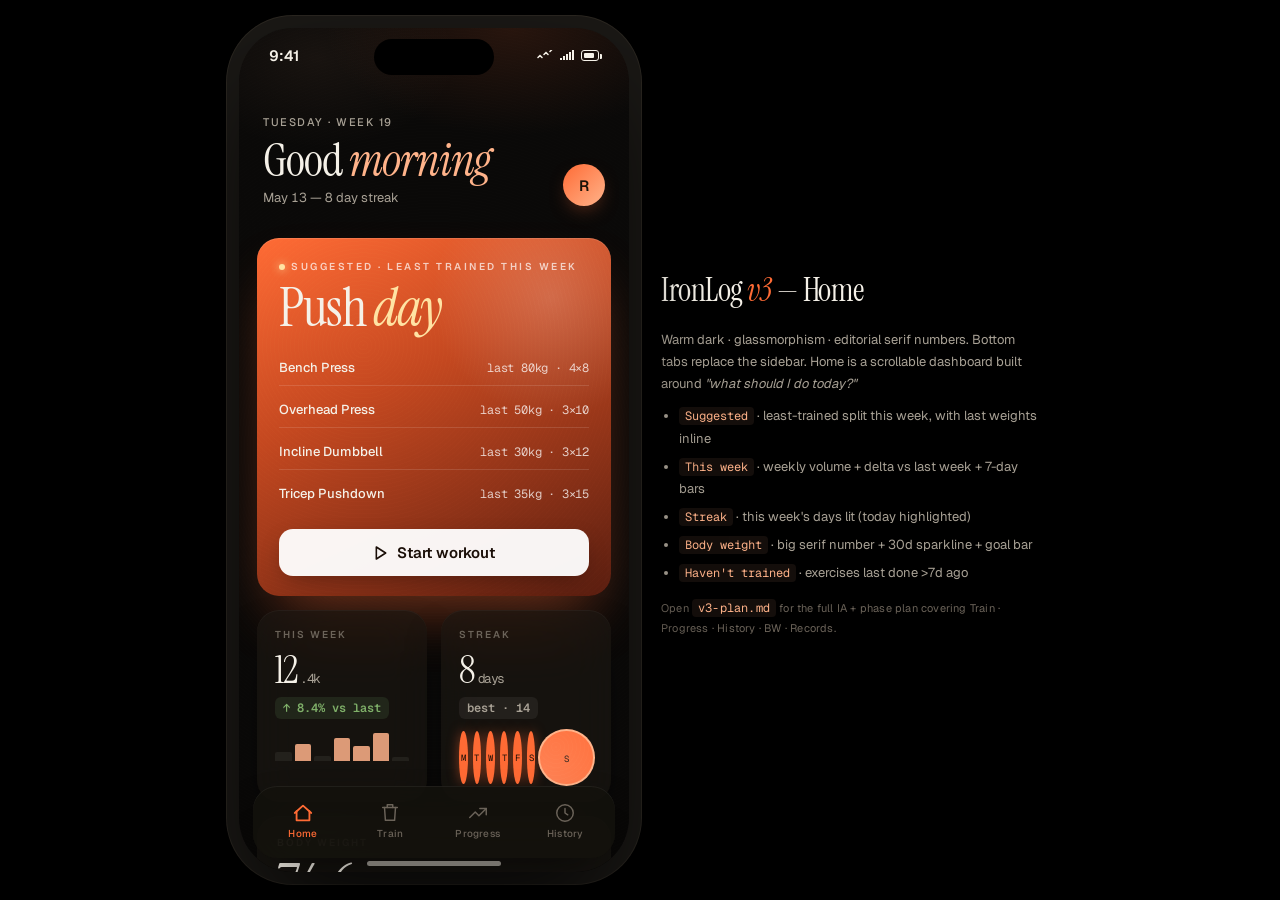
<file: IronLog v3 mockup.html>
<!DOCTYPE html>
<html lang="en">
<head>
<meta charset="UTF-8">
<meta name="viewport" content="width=device-width, initial-scale=1.0">
<title>IronLog v3 — Home mockup</title>
<link rel="preconnect" href="https://fonts.googleapis.com">
<link rel="preconnect" href="https://fonts.gstatic.com" crossorigin>
<link rel="stylesheet" href="https://fonts.googleapis.com/css2?family=Instrument+Serif:ital@0;1&family=Geist:wght@300;400;500;600;700&family=Geist+Mono:wght@400;500&display=swap">
<style>
*{margin:0;padding:0;box-sizing:border-box;-webkit-tap-highlight-color:transparent}
html,body{background:#000;color:#f5f1e8;font-family:'Geist',system-ui,sans-serif;-webkit-font-smoothing:antialiased}
body{display:flex;align-items:center;justify-content:center;min-height:100vh;padding:24px;gap:32px;flex-wrap:wrap}

:root{
  --bg:#0a0908;
  --s1:#16140f;
  --s2:#1f1c16;
  --text:#f5f1e8;
  --t2:#a8a195;
  --t3:#6b6359;
  --acc:#ff6b35;
  --acc-soft:#ffb38a;
  --danger:#d4332f;
  --success:#7fb069;
  --hair:rgba(245,241,232,0.08);
  --hair-hi:rgba(245,241,232,0.16);
  --glass:rgba(28,25,20,0.62);
  --shadow:0 24px 48px -16px rgba(0,0,0,0.6);
}

/* ── Device bezel ───────────────────────────────────── */
.device{
  width:390px;height:844px;
  background:var(--bg);
  border-radius:54px;
  position:relative;
  overflow:hidden;
  box-shadow:0 50px 100px -20px rgba(0,0,0,0.8), 0 0 0 12px #1a1815, 0 0 0 13px #2a2620;
}
.device::before{
  content:'';position:absolute;top:0;left:0;right:0;height:300px;
  background:
    radial-gradient(80% 60% at 70% 0%, rgba(255,107,53,0.12), transparent 60%),
    radial-gradient(60% 50% at 20% 10%, rgba(255,179,138,0.06), transparent 60%);
  pointer-events:none;
  z-index:0;
}
.device::after{
  content:'';position:absolute;top:0;left:0;right:0;bottom:0;
  background:
    repeating-radial-gradient(circle at 50% 50%, rgba(245,241,232,0.008) 0, rgba(245,241,232,0.008) 1px, transparent 1px, transparent 3px);
  pointer-events:none;
  z-index:0;
  mix-blend-mode:overlay;
  opacity:0.6;
}
.screen{
  position:relative;
  height:100%;
  overflow-y:auto;
  z-index:1;
  scroll-behavior:smooth;
}
.screen::-webkit-scrollbar{display:none}

/* Notch (iPhone-ish dynamic island) */
.island{
  position:absolute;top:11px;left:50%;transform:translateX(-50%);
  width:120px;height:36px;background:#000;border-radius:20px;
  z-index:50;
}

/* ── Status bar ─────────────────────────────────────── */
.status{
  display:flex;justify-content:space-between;align-items:center;
  padding:18px 30px 0;
  font-size:15px;font-weight:600;letter-spacing:-0.2px;
  position:relative;z-index:2;
}
.status .right{display:flex;gap:6px;align-items:center}
.icn{width:18px;height:11px;border:1.5px solid var(--text);border-radius:3px;position:relative}
.icn::after{content:'';position:absolute;top:2px;left:1.5px;right:4px;bottom:2px;background:var(--text);border-radius:1px}
.icn::before{content:'';position:absolute;right:-4px;top:3px;width:2px;height:5px;background:var(--text);border-radius:0 1px 1px 0}

/* ── Header ─────────────────────────────────────────── */
.hdr{
  padding:50px 24px 14px;position:relative;z-index:2;
}
.hdr-row{display:flex;justify-content:space-between;align-items:flex-end;gap:12px}
.hdr-greet{
  font-size:14px;color:var(--t2);font-weight:500;letter-spacing:0.1px;
  text-transform:uppercase;letter-spacing:1.5px;font-size:11px;
}
.hdr-title{
  font-family:'Instrument Serif',serif;
  font-size:46px;font-weight:400;letter-spacing:-1px;line-height:1;
  margin-top:8px;
}
.hdr-title em{font-style:italic;color:var(--acc-soft)}
.hdr-date{
  font-size:13px;color:var(--t2);margin-top:6px;
  font-variant-numeric:tabular-nums;
}
.hdr-avatar{
  width:42px;height:42px;border-radius:50%;
  background:linear-gradient(135deg, var(--acc) 0%, var(--acc-soft) 100%);
  display:flex;align-items:center;justify-content:center;
  font-weight:600;font-size:15px;color:#1a1208;
  box-shadow:0 8px 20px -8px rgba(255,107,53,0.5);
}

/* ── Cards (glass base) ─────────────────────────────── */
.cards{
  padding:18px 18px 100px;display:flex;flex-direction:column;gap:14px;
  position:relative;z-index:2;
}
.card{
  background:var(--glass);
  backdrop-filter:blur(24px) saturate(1.8);
  -webkit-backdrop-filter:blur(24px) saturate(1.8);
  border-radius:22px;
  box-shadow:var(--shadow), inset 0 1px 0 rgba(255,255,255,0.04);
  padding:20px;
  position:relative;
  overflow:hidden;
}
.card-lbl{
  font-size:10px;font-weight:600;letter-spacing:2px;
  text-transform:uppercase;color:var(--t3);
  margin-bottom:10px;
}

/* ── HERO: Today suggestion ─────────────────────────── */
.today{
  background:linear-gradient(155deg, #ff6b35 0%, #c44820 40%, #5a1e10 100%);
  color:var(--text);padding:22px 22px 20px;
  position:relative;overflow:hidden;
  box-shadow:0 30px 60px -20px rgba(255,107,53,0.45), inset 0 1px 0 rgba(255,255,255,0.12);
}
.today::before{
  content:'';position:absolute;top:-60px;right:-60px;width:240px;height:240px;
  background:radial-gradient(circle, rgba(255,255,255,0.18) 0%, transparent 70%);
  pointer-events:none;
}
.today::after{
  content:'';position:absolute;inset:0;
  background:repeating-radial-gradient(circle at 30% 30%, rgba(255,255,255,0.02) 0, rgba(255,255,255,0.02) 1px, transparent 1px, transparent 4px);
  mix-blend-mode:overlay;pointer-events:none;
}
.today-meta{
  font-size:10px;font-weight:600;letter-spacing:2.5px;
  text-transform:uppercase;color:rgba(255,255,255,0.7);
  display:flex;align-items:center;gap:6px;
}
.today-meta .dot{width:6px;height:6px;border-radius:50%;background:#ffe3a3;box-shadow:0 0 8px #ffe3a3}
.today-name{
  font-family:'Instrument Serif',serif;
  font-size:54px;font-weight:400;letter-spacing:-1.5px;line-height:0.95;
  margin:10px 0 16px;
}
.today-name em{font-style:italic;color:#ffe3a3}
.today-list{display:flex;flex-direction:column;gap:6px;margin-bottom:18px}
.today-row{
  display:flex;justify-content:space-between;align-items:center;
  padding:9px 0;border-bottom:1px solid rgba(255,255,255,0.12);
  font-size:13px;
}
.today-row:last-child{border-bottom:none}
.today-row-name{font-weight:500}
.today-row-last{font-family:'Geist Mono',monospace;font-size:12px;color:rgba(255,255,255,0.75);letter-spacing:-0.2px}
.today-cta{
  background:rgba(255,255,255,0.95);color:#1a0e07;
  border:none;border-radius:14px;padding:14px;width:100%;
  font-family:'Geist',sans-serif;font-weight:600;font-size:15px;letter-spacing:-0.2px;
  display:flex;align-items:center;justify-content:center;gap:8px;
  box-shadow:0 8px 24px -8px rgba(0,0,0,0.4);
  cursor:pointer;
}
.today-cta svg{width:16px;height:16px}

/* ── Stats grid (week + streak) ─────────────────────── */
.grid-2{display:grid;grid-template-columns:1fr 1fr;gap:14px}
.stat-card{padding:18px}
.stat-num{
  font-family:'Instrument Serif',serif;
  font-size:46px;font-weight:400;letter-spacing:-1.5px;line-height:1;
  margin:6px 0 4px;
}
.stat-num.compact{font-size:38px}
.stat-num em{font-style:italic}
.stat-unit{font-size:13px;color:var(--t2);font-family:'Geist Mono',monospace;margin-left:4px}
.stat-delta{
  display:inline-flex;align-items:center;gap:4px;
  font-size:12px;font-weight:600;
  font-family:'Geist Mono',monospace;
  padding:3px 8px;border-radius:6px;
  margin-top:4px;
}
.stat-delta.up{color:var(--success);background:rgba(127,176,105,0.12)}
.stat-delta.dn{color:var(--danger);background:rgba(212,51,47,0.12)}
.stat-delta.flat{color:var(--t2);background:rgba(168,161,149,0.1)}
.stat-spark{margin-top:10px;display:flex;align-items:flex-end;gap:3px;height:32px}
.stat-spark .bar{
  flex:1;background:var(--acc-soft);border-radius:2px 2px 0 0;opacity:0.85;
}
.stat-spark .bar.muted{background:var(--hair-hi);opacity:0.4}

/* ── Streak dots ────────────────────────────────────── */
.streak-row{display:flex;gap:5px;margin-top:12px}
.streak-dot{
  flex:1;aspect-ratio:1;border-radius:50%;
  background:var(--hair);
  display:flex;align-items:center;justify-content:center;
  font-size:9px;color:var(--t3);font-family:'Geist Mono',monospace;
}
.streak-dot.lit{background:var(--acc);color:#1a0e07;box-shadow:0 0 12px rgba(255,107,53,0.5)}
.streak-dot.today{box-shadow:0 0 0 2px var(--acc-soft);background:var(--acc);color:#1a0e07}

/* ── BW card ────────────────────────────────────────── */
.bw-card{padding:20px}
.bw-row{display:flex;justify-content:space-between;align-items:flex-start;margin-bottom:8px}
.bw-big{
  font-family:'Instrument Serif',serif;
  font-size:64px;font-weight:400;letter-spacing:-2px;line-height:0.9;
}
.bw-unit{font-size:18px;color:var(--t2);font-family:'Geist Mono',monospace;margin-left:4px;font-weight:400}
.bw-svg{width:100%;height:60px;margin-top:8px}
.bw-goal-bar{
  margin-top:14px;height:6px;border-radius:3px;background:var(--hair);overflow:hidden;
}
.bw-goal-fill{height:100%;background:linear-gradient(90deg, var(--acc-soft), var(--acc));border-radius:3px}
.bw-goal-txt{display:flex;justify-content:space-between;font-size:11px;color:var(--t2);margin-top:6px;font-family:'Geist Mono',monospace}

/* ── Long lost card ─────────────────────────────────── */
.lost-card{padding:20px}
.lost-list{display:flex;flex-direction:column;gap:0;margin-top:6px}
.lost-row{
  display:flex;justify-content:space-between;align-items:center;
  padding:12px 0;
  border-bottom:1px solid var(--hair);
}
.lost-row:last-child{border-bottom:none;padding-bottom:0}
.lost-row:first-child{padding-top:4px}
.lost-name{font-size:14px;font-weight:500}
.lost-name-sub{font-size:11px;color:var(--t3);margin-top:2px;font-family:'Geist Mono',monospace}
.lost-pill{
  font-size:11px;font-family:'Geist Mono',monospace;
  padding:5px 9px;border-radius:999px;
  background:rgba(212,51,47,0.12);color:var(--danger);
  font-weight:600;letter-spacing:-0.2px;
}

/* ── Bottom tab bar ─────────────────────────────────── */
.tabs{
  position:absolute;bottom:14px;left:14px;right:14px;
  background:rgba(20,18,14,0.78);
  backdrop-filter:blur(30px) saturate(1.8);
  -webkit-backdrop-filter:blur(30px) saturate(1.8);
  border-radius:24px;
  box-shadow:0 24px 48px -16px rgba(0,0,0,0.6), inset 0 1px 0 rgba(255,255,255,0.06);
  display:grid;grid-template-columns:repeat(4,1fr);
  padding:10px 6px 12px;
  z-index:10;
}
.tab{
  display:flex;flex-direction:column;align-items:center;gap:3px;
  padding:6px 4px;border:none;background:none;color:var(--t3);
  font-family:'Geist',sans-serif;font-size:10px;font-weight:500;letter-spacing:0.2px;
  cursor:pointer;border-radius:14px;
  transition:color .2s;
}
.tab.active{color:var(--acc)}
.tab svg{width:22px;height:22px;stroke-width:1.6}
.tab.active svg{stroke-width:2}

/* iPhone home indicator */
.home-ind{
  position:absolute;bottom:6px;left:50%;transform:translateX(-50%);
  width:134px;height:5px;background:rgba(245,241,232,0.45);border-radius:3px;z-index:60;
}

/* ── Caption pane ───────────────────────────────────── */
.caption{
  max-width:380px;color:#a8a195;font-size:13px;line-height:1.7;
  font-family:'Geist',sans-serif;
}
.caption h2{font-family:'Instrument Serif',serif;font-size:32px;font-weight:400;color:#f5f1e8;margin-bottom:12px;letter-spacing:-0.5px}
.caption h2 em{color:#ff6b35;font-style:italic}
.caption ul{padding-left:18px;margin-top:10px}
.caption li{margin-bottom:6px}
.caption code{font-family:'Geist Mono',monospace;font-size:12px;color:#ffb38a;background:rgba(255,179,138,0.08);padding:1px 6px;border-radius:4px}
.caption .small{font-size:11px;color:#6b6359;margin-top:14px;letter-spacing:0.2px}
</style>
</head>
<body>

<div class="device">
  <div class="island"></div>

  <div class="screen">
    <!-- Status bar -->
    <div class="status">
      <span>9:41</span>
      <div class="right">
        <svg width="16" height="11" viewBox="0 0 16 11" fill="none"><path d="M1 7.5L3 5.5L5 7.5M7 4.5L9 2.5L11 4.5M13 1.5L15 -0.5" stroke="#f5f1e8" stroke-width="1.5" stroke-linecap="round"/></svg>
        <svg width="16" height="11" viewBox="0 0 16 11" fill="#f5f1e8"><path d="M1 8h2v2H1zm3-2h2v4H4zm3-2h2v6H7zm3-2h2v8h-2zm3-2h2v10h-2z"/></svg>
        <div class="icn"></div>
      </div>
    </div>

    <!-- Header -->
    <div class="hdr">
      <div class="hdr-row">
        <div>
          <div class="hdr-greet">Tuesday · Week 19</div>
          <h1 class="hdr-title">Good <em>morning</em></h1>
          <div class="hdr-date">May 13 — 8 day streak</div>
        </div>
        <div class="hdr-avatar">R</div>
      </div>
    </div>

    <!-- Cards -->
    <div class="cards">

      <!-- HERO: Today's suggestion -->
      <div class="card today">
        <div class="today-meta">
          <span class="dot"></span>
          <span>Suggested · Least trained this week</span>
        </div>
        <h2 class="today-name">Push <em>day</em></h2>
        <div class="today-list">
          <div class="today-row">
            <span class="today-row-name">Bench Press</span>
            <span class="today-row-last">last 80kg · 4×8</span>
          </div>
          <div class="today-row">
            <span class="today-row-name">Overhead Press</span>
            <span class="today-row-last">last 50kg · 3×10</span>
          </div>
          <div class="today-row">
            <span class="today-row-name">Incline Dumbbell</span>
            <span class="today-row-last">last 30kg · 3×12</span>
          </div>
          <div class="today-row">
            <span class="today-row-name">Tricep Pushdown</span>
            <span class="today-row-last">last 35kg · 3×15</span>
          </div>
        </div>
        <button class="today-cta">
          <svg viewBox="0 0 24 24" fill="none" stroke="currentColor" stroke-width="2.4" stroke-linecap="round" stroke-linejoin="round"><polygon points="5 3 19 12 5 21 5 3"></polygon></svg>
          Start workout
        </button>
      </div>

      <!-- Stats grid: This week + Streak -->
      <div class="grid-2">
        <div class="card stat-card">
          <div class="card-lbl">This week</div>
          <div class="stat-num compact">12<span class="stat-unit">.4k</span></div>
          <div class="stat-delta up">↑ 8.4% vs last</div>
          <div class="stat-spark">
            <div class="bar muted" style="height:30%"></div>
            <div class="bar" style="height:55%"></div>
            <div class="bar muted" style="height:18%"></div>
            <div class="bar" style="height:72%"></div>
            <div class="bar" style="height:48%"></div>
            <div class="bar" style="height:90%"></div>
            <div class="bar muted" style="height:12%"></div>
          </div>
        </div>

        <div class="card stat-card">
          <div class="card-lbl">Streak</div>
          <div class="stat-num compact">8<span class="stat-unit">days</span></div>
          <div class="stat-delta flat">best · 14</div>
          <div class="streak-row">
            <div class="streak-dot lit">M</div>
            <div class="streak-dot lit">T</div>
            <div class="streak-dot lit">W</div>
            <div class="streak-dot lit">T</div>
            <div class="streak-dot lit">F</div>
            <div class="streak-dot lit">S</div>
            <div class="streak-dot today">S</div>
          </div>
        </div>
      </div>

      <!-- BW card -->
      <div class="card bw-card">
        <div class="card-lbl">Body weight</div>
        <div class="bw-row">
          <div>
            <div class="bw-big">74.6<span class="bw-unit">kg</span></div>
            <div class="stat-delta dn" style="margin-top:6px">↓ 0.8kg this month</div>
          </div>
          <svg class="bw-svg" style="width:160px" viewBox="0 0 160 60" preserveAspectRatio="none">
            <defs>
              <linearGradient id="bwg" x1="0" y1="0" x2="0" y2="1">
                <stop offset="0%" stop-color="#ff6b35" stop-opacity="0.4"/>
                <stop offset="100%" stop-color="#ff6b35" stop-opacity="0"/>
              </linearGradient>
            </defs>
            <path d="M0,18 C20,10 30,30 50,28 C70,26 80,42 100,40 C120,38 140,32 160,36 L160,60 L0,60 Z" fill="url(#bwg)"/>
            <path d="M0,18 C20,10 30,30 50,28 C70,26 80,42 100,40 C120,38 140,32 160,36" stroke="#ff6b35" stroke-width="1.8" fill="none" stroke-linecap="round"/>
          </svg>
        </div>
        <div class="bw-goal-bar"><div class="bw-goal-fill" style="width:62%"></div></div>
        <div class="bw-goal-txt"><span>Goal · 72kg</span><span>2.6kg to go</span></div>
      </div>

      <!-- Long lost card -->
      <div class="card lost-card">
        <div class="card-lbl">Haven't trained in a while</div>
        <div class="lost-list">
          <div class="lost-row">
            <div>
              <div class="lost-name">Romanian Deadlift</div>
              <div class="lost-name-sub">last · Apr 28</div>
            </div>
            <div class="lost-pill">15d ago</div>
          </div>
          <div class="lost-row">
            <div>
              <div class="lost-name">Lat Pulldown</div>
              <div class="lost-name-sub">last · May 1</div>
            </div>
            <div class="lost-pill">12d ago</div>
          </div>
          <div class="lost-row">
            <div>
              <div class="lost-name">Calf Raise</div>
              <div class="lost-name-sub">last · May 4</div>
            </div>
            <div class="lost-pill">9d ago</div>
          </div>
        </div>
      </div>

    </div>
  </div>

  <!-- Tab bar -->
  <nav class="tabs">
    <button class="tab active">
      <svg viewBox="0 0 24 24" fill="none" stroke="currentColor" stroke-linecap="round" stroke-linejoin="round"><path d="M3 12L12 4l9 8"/><path d="M5 10v10h14V10"/></svg>
      Home
    </button>
    <button class="tab">
      <svg viewBox="0 0 24 24" fill="none" stroke="currentColor" stroke-linecap="round" stroke-linejoin="round"><path d="M6 6l1 14h10l1-14"/><path d="M4 6h16"/><path d="M9 6V3h6v3"/></svg>
      Train
    </button>
    <button class="tab">
      <svg viewBox="0 0 24 24" fill="none" stroke="currentColor" stroke-linecap="round" stroke-linejoin="round"><polyline points="3 17 9 11 13 15 21 7"/><polyline points="14 7 21 7 21 14"/></svg>
      Progress
    </button>
    <button class="tab">
      <svg viewBox="0 0 24 24" fill="none" stroke="currentColor" stroke-linecap="round" stroke-linejoin="round"><circle cx="12" cy="12" r="9"/><polyline points="12 7 12 12 15 14"/></svg>
      History
    </button>
  </nav>

  <div class="home-ind"></div>
</div>

<div class="caption">
  <h2>IronLog <em>v3</em> — Home</h2>
  <p>Warm dark · glassmorphism · editorial serif numbers. Bottom tabs replace the sidebar. Home is a scrollable dashboard built around <em>"what should I do today?"</em></p>
  <ul>
    <li><code>Suggested</code> · least-trained split this week, with last weights inline</li>
    <li><code>This week</code> · weekly volume + delta vs last week + 7-day bars</li>
    <li><code>Streak</code> · this week's days lit (today highlighted)</li>
    <li><code>Body weight</code> · big serif number + 30d sparkline + goal bar</li>
    <li><code>Haven't trained</code> · exercises last done >7d ago</li>
  </ul>
  <p class="small">Open <code>v3-plan.md</code> for the full IA + phase plan covering Train · Progress · History · BW · Records.</p>
</div>

</body>
</html>
</file>
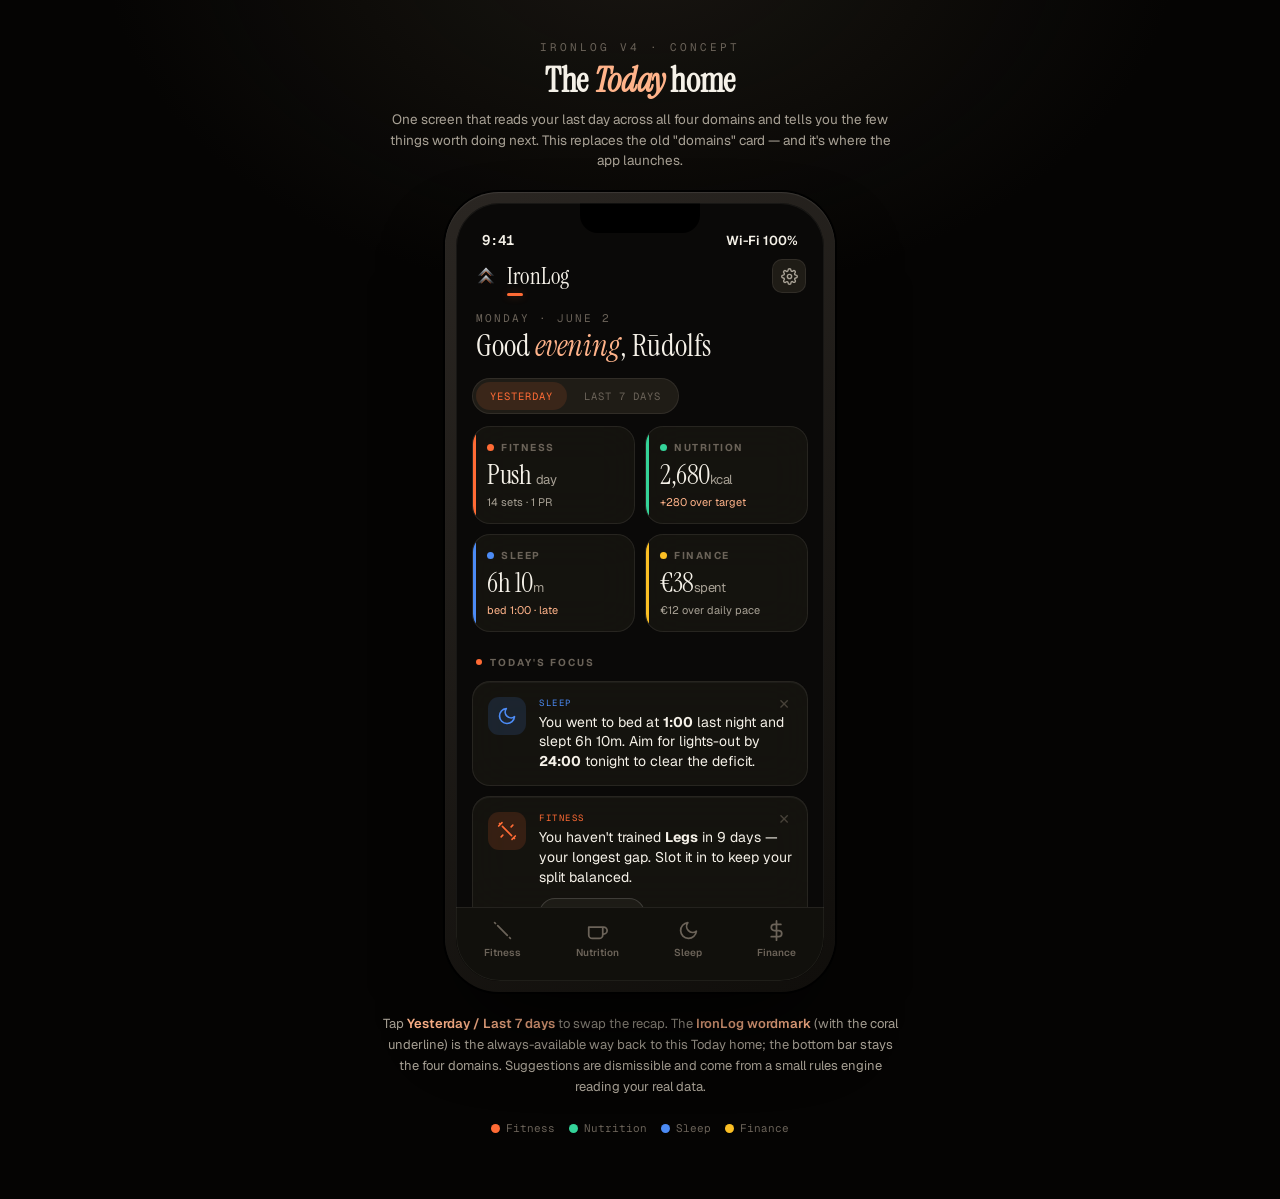
<file: docs/v4-handoff/IronLog V4 Home.html>
<!DOCTYPE html>
<html lang="en">
<head>
<meta charset="UTF-8" />
<meta name="viewport" content="width=device-width, initial-scale=1.0" />
<title>IronLog V4 — Today (Insights Home)</title>
<link rel="preconnect" href="https://fonts.googleapis.com" />
<link rel="preconnect" href="https://fonts.gstatic.com" crossorigin />
<link rel="stylesheet" href="https://fonts.googleapis.com/css2?family=Instrument+Serif:ital@0;1&family=Geist:wght@300;400;500;600;700&family=Geist+Mono:wght@400;500&display=swap" />
<style>
  *{box-sizing:border-box;margin:0;padding:0}
  :root{
    --bg:#0a0908; --s1:#16140f; --s2:#1f1c16; --s3:#28251d;
    --glass:rgba(28,25,20,0.64);
    --border:rgba(245,241,232,0.08); --border-hi:rgba(245,241,232,0.16);
    --text:#f5f1e8; --t2:#a8a195; --t3:#6b6359;
    --acc:#ff6b35; --acc-soft:#ffb38a; --acc-dim:rgba(255,107,53,0.12); --acc-glow:rgba(255,107,53,0.28);
    /* domain accents */
    --fitness:#ff6b35; --nutrition:#34d399; --sleep:#4c8bf5; --finance:#fbbf24;
    --r-sm:10px; --r-md:14px; --r-lg:18px; --r-xl:22px; --r-pill:999px;
    --ease:cubic-bezier(.4,0,.2,1);
  }
  html,body{background:#050403;font-family:'Geist',system-ui,sans-serif;color:var(--text);-webkit-font-smoothing:antialiased}
  body{min-height:100vh;display:flex;flex-direction:column;align-items:center;gap:22px;padding:40px 20px 64px;
    background:radial-gradient(70% 50% at 50% -5%, rgba(40,36,28,0.55), transparent 60%), #050403}
  .serif{font-family:'Instrument Serif',serif}
  .mono{font-family:'Geist Mono',monospace}

  .head{text-align:center;max-width:520px}
  .head .kick{font-family:'Geist Mono',monospace;font-size:11px;letter-spacing:3px;text-transform:uppercase;color:var(--t3)}
  .head h1{font-family:'Instrument Serif',serif;font-size:34px;line-height:1.1;margin-top:8px;letter-spacing:-0.4px}
  .head h1 em{font-style:italic;color:var(--acc-soft)}
  .head p{color:var(--t2);font-size:13.5px;margin-top:10px;line-height:1.5}

  /* phone */
  .phone{position:relative;width:390px;height:800px;flex-shrink:0;
    background:linear-gradient(150deg,#2a2622,#100e0b);border-radius:54px;padding:11px;
    box-shadow:0 0 0 2px #000,0 44px 90px -30px rgba(0,0,0,.9),inset 0 1px 1px rgba(255,255,255,.10)}
  .screen{position:relative;width:100%;height:100%;border-radius:44px;overflow:hidden;background:var(--bg);display:flex;flex-direction:column}
  .notch{position:absolute;top:0;left:50%;transform:translateX(-50%);width:120px;height:30px;background:#000;border-radius:0 0 18px 18px;z-index:50}
  .bezel{position:absolute;inset:0;border-radius:44px;pointer-events:none;box-shadow:inset 0 0 0 1px rgba(245,241,232,.06);z-index:60}

  .status{height:52px;display:flex;align-items:flex-end;justify-content:space-between;padding:0 26px 6px;font-size:14px;font-weight:600;flex-shrink:0}
  .topbar{display:flex;align-items:center;justify-content:space-between;padding:4px 18px 12px;flex-shrink:0}
  .wordmark{display:flex;align-items:center;gap:9px;position:relative}
  .wordmark .mk{width:24px;height:24px;display:block}
  .wordmark .nm{font-family:'Instrument Serif',serif;font-size:23px;letter-spacing:0.2px}
  .wordmark .home-dot{position:absolute;left:33px;bottom:-5px;width:16px;height:3px;border-radius:2px;background:var(--acc);box-shadow:0 0 8px var(--acc-glow)}
  .gear{width:34px;height:34px;border-radius:var(--r-sm);background:var(--s2);border:1px solid var(--border);display:flex;align-items:center;justify-content:center;color:var(--t2)}
  .gear svg{width:17px;height:17px}

  .body{flex:1;overflow-y:auto;overflow-x:hidden;padding:0 16px 20px}
  .body::-webkit-scrollbar{display:none}

  .greet{padding:6px 4px 16px}
  .greet .g-day{font-family:'Geist Mono',monospace;font-size:11px;letter-spacing:2px;text-transform:uppercase;color:var(--t3)}
  .greet .g-hi{font-family:'Instrument Serif',serif;font-size:30px;line-height:1.05;margin-top:5px}
  .greet .g-hi em{font-style:italic;color:var(--acc-soft)}

  /* recap */
  .seg{display:inline-flex;gap:3px;background:var(--s2);border:1px solid var(--border);border-radius:var(--r-pill);padding:3px;margin-bottom:12px}
  .seg button{font-family:'Geist Mono',monospace;font-size:10.5px;letter-spacing:1px;text-transform:uppercase;color:var(--t3);
    background:transparent;border:0;padding:7px 14px;border-radius:var(--r-pill);cursor:pointer;transition:.15s var(--ease)}
  .seg button.on{background:var(--acc-dim);color:var(--acc)}

  .recap{display:grid;grid-template-columns:1fr 1fr;gap:10px;margin-bottom:24px}
  .rc{background:var(--glass);backdrop-filter:blur(20px) saturate(1.5);border:1px solid var(--border);border-radius:var(--r-lg);
    padding:14px;display:flex;flex-direction:column;gap:7px;position:relative;overflow:hidden;cursor:pointer;transition:.15s var(--ease)}
  .rc:active{transform:scale(.985)}
  .rc .rc-top{display:flex;align-items:center;gap:7px}
  .rc .dot{width:7px;height:7px;border-radius:50%}
  .rc .rc-name{font-size:10px;font-weight:700;letter-spacing:1.5px;text-transform:uppercase;color:var(--t3)}
  .rc .rc-val{font-family:'Instrument Serif',serif;font-size:27px;line-height:1;letter-spacing:-0.5px}
  .rc .rc-val small{font-size:13px;color:var(--t2);font-family:'Geist',sans-serif}
  .rc .rc-sub{font-size:11px;color:var(--t2)}
  .rc .rc-edge{position:absolute;left:0;top:0;bottom:0;width:3px;border-radius:3px 0 0 3px}

  .sec-lbl{display:flex;align-items:center;gap:8px;font-size:10px;font-weight:700;letter-spacing:2px;text-transform:uppercase;color:var(--t3);margin:2px 4px 12px}
  .sec-lbl .pip{width:6px;height:6px;border-radius:50%;background:var(--acc)}

  /* suggestion cards */
  .sugg{display:flex;flex-direction:column;gap:10px;margin-bottom:26px}
  .sg{display:flex;gap:13px;align-items:flex-start;background:var(--glass);backdrop-filter:blur(20px) saturate(1.5);
    border:1px solid var(--border);border-radius:var(--r-lg);padding:15px 15px 14px;position:relative;overflow:hidden;
    box-shadow:inset 0 1px 0 rgba(255,255,255,.04)}
  .sg-ic{width:38px;height:38px;border-radius:11px;flex-shrink:0;display:flex;align-items:center;justify-content:center;position:relative}
  .sg-ic svg{width:20px;height:20px}
  .sg-body{flex:1;min-width:0}
  .sg-dom{font-family:'Geist Mono',monospace;font-size:9px;letter-spacing:1.5px;text-transform:uppercase;margin-bottom:4px}
  .sg-txt{font-size:14px;line-height:1.4;color:var(--text);text-wrap:pretty}
  .sg-cta{margin-top:11px;display:inline-flex;align-items:center;gap:6px;font-size:12px;font-weight:600;
    padding:8px 13px;border-radius:var(--r-pill);border:1px solid var(--border-hi);background:rgba(245,241,232,.04);color:var(--text);cursor:pointer}
  .sg-cta svg{width:13px;height:13px}
  .sg-x{position:absolute;top:11px;right:12px;width:22px;height:22px;border-radius:50%;display:flex;align-items:center;justify-content:center;
    color:var(--t3);font-size:14px;cursor:pointer;opacity:.6}
  .sg-x:hover{opacity:1}

  /* domain tiles */
  .tiles{display:grid;grid-template-columns:1fr 1fr;gap:10px}
  .tile{background:var(--glass);backdrop-filter:blur(20px) saturate(1.5);border:1px solid var(--border);border-radius:var(--r-lg);
    padding:15px 14px;display:flex;flex-direction:column;gap:9px;position:relative;overflow:hidden;cursor:pointer;transition:.15s var(--ease)}
  .tile:active{transform:scale(.985)}
  .tile .t-glow{position:absolute;right:-30px;top:-30px;width:90px;height:90px;border-radius:50%;opacity:.16;filter:blur(8px)}
  .tile .t-top{display:flex;align-items:center;gap:8px}
  .tile .t-ic{width:26px;height:26px;border-radius:8px;display:flex;align-items:center;justify-content:center}
  .tile .t-ic svg{width:15px;height:15px}
  .tile .t-nm{font-size:14px;font-weight:700}
  .tile .t-val{font-family:'Geist Mono',monospace;font-size:12px;color:var(--t2);margin-top:2px}

  /* bottom tab bar */
  .tabs{display:flex;align-items:center;justify-content:space-around;height:74px;flex-shrink:0;padding-bottom:10px;
    background:rgba(20,18,14,.84);backdrop-filter:blur(20px);border-top:1px solid var(--border)}
  .tab{display:flex;flex-direction:column;align-items:center;gap:5px;font-size:10px;color:var(--t3);font-weight:600}
  .tab svg{width:21px;height:21px}
  .tab.home{color:var(--acc)}

  .note{max-width:520px;color:var(--t2);font-size:13px;line-height:1.6;text-align:center}
  .note b{color:var(--acc-soft);font-weight:600}
  .legend{display:flex;gap:14px;flex-wrap:wrap;justify-content:center;margin-top:2px}
  .legend span{display:inline-flex;align-items:center;gap:6px;font-family:'Geist Mono',monospace;font-size:11px;color:var(--t3)}
  .legend i{width:9px;height:9px;border-radius:50%}

  [data-rev]{display:none}
  [data-rev].show{display:grid}
</style>
</head>
<body>
  <div class="head">
    <div class="kick">IronLog V4 · concept</div>
    <h1>The <em>Today</em> home</h1>
    <p>One screen that reads your last day across all four domains and tells you the few things worth doing next. This replaces the old "domains" card — and it's where the app launches.</p>
  </div>

  <div class="phone">
    <div class="screen">
      <div class="notch"></div>
      <div class="bezel"></div>
      <div class="status"><span class="mono">9:41</span><span style="font-size:13px">Wi-Fi 100%</span></div>

      <div class="topbar">
        <div class="wordmark">
          <span class="mk" id="mk"></span>
          <span class="nm serif">IronLog</span>
          <span class="home-dot"></span>
        </div>
        <div class="gear"><svg viewBox="0 0 24 24" fill="none" stroke="currentColor" stroke-width="2"><circle cx="12" cy="12" r="3"/><path d="M19.4 15a1.65 1.65 0 0 0 .33 1.82l.06.06a2 2 0 1 1-2.83 2.83l-.06-.06a1.65 1.65 0 0 0-1.82-.33 1.65 1.65 0 0 0-1 1.51V21a2 2 0 0 1-4 0v-.09A1.65 1.65 0 0 0 9 19.4a1.65 1.65 0 0 0-1.82.33l-.06.06a2 2 0 1 1-2.83-2.83l.06-.06a1.65 1.65 0 0 0 .33-1.82 1.65 1.65 0 0 0-1.51-1H3a2 2 0 0 1 0-4h.09A1.65 1.65 0 0 0 4.6 9a1.65 1.65 0 0 0-.33-1.82l-.06-.06a2 2 0 1 1 2.83-2.83l.06.06a1.65 1.65 0 0 0 1.82.33H9a1.65 1.65 0 0 0 1-1.51V3a2 2 0 0 1 4 0v.09a1.65 1.65 0 0 0 1 1.51 1.65 1.65 0 0 0 1.82-.33l.06-.06a2 2 0 1 1 2.83 2.83l-.06.06a1.65 1.65 0 0 0-.33 1.82V9a1.65 1.65 0 0 0 1.51 1H21a2 2 0 0 1 0 4h-.09a1.65 1.65 0 0 0-1.51 1z"/></svg></div>
      </div>

      <div class="body">
        <div class="greet">
          <div class="g-day">Monday · June 2</div>
          <div class="g-hi serif">Good <em>evening</em>, Rūdolfs</div>
        </div>

        <div class="seg" id="seg">
          <button class="on" data-r="day">Yesterday</button>
          <button data-r="week">Last 7 days</button>
        </div>

        <!-- RECAP: yesterday -->
        <div class="recap" data-rev="day">
          <div class="rc"><div class="rc-edge" style="background:var(--fitness)"></div>
            <div class="rc-top"><span class="dot" style="background:var(--fitness)"></span><span class="rc-name">Fitness</span></div>
            <div class="rc-val">Push <small>day</small></div><div class="rc-sub">14 sets · 1 PR</div></div>
          <div class="rc"><div class="rc-edge" style="background:var(--nutrition)"></div>
            <div class="rc-top"><span class="dot" style="background:var(--nutrition)"></span><span class="rc-name">Nutrition</span></div>
            <div class="rc-val">2,680<small>kcal</small></div><div class="rc-sub" style="color:var(--acc-soft)">+280 over target</div></div>
          <div class="rc"><div class="rc-edge" style="background:var(--sleep)"></div>
            <div class="rc-top"><span class="dot" style="background:var(--sleep)"></span><span class="rc-name">Sleep</span></div>
            <div class="rc-val">6h 10<small>m</small></div><div class="rc-sub" style="color:var(--acc-soft)">bed 1:00 · late</div></div>
          <div class="rc"><div class="rc-edge" style="background:var(--finance)"></div>
            <div class="rc-top"><span class="dot" style="background:var(--finance)"></span><span class="rc-name">Finance</span></div>
            <div class="rc-val">€38<small>spent</small></div><div class="rc-sub">€12 over daily pace</div></div>
        </div>

        <!-- RECAP: week -->
        <div class="recap" data-rev="week">
          <div class="rc"><div class="rc-edge" style="background:var(--fitness)"></div>
            <div class="rc-top"><span class="dot" style="background:var(--fitness)"></span><span class="rc-name">Fitness</span></div>
            <div class="rc-val">4<small>sessions</small></div><div class="rc-sub" style="color:#7fb069">+1 vs last week</div></div>
          <div class="rc"><div class="rc-edge" style="background:var(--nutrition)"></div>
            <div class="rc-top"><span class="dot" style="background:var(--nutrition)"></span><span class="rc-name">Nutrition</span></div>
            <div class="rc-val">5/7<small>on target</small></div><div class="rc-sub">avg 2,510 kcal</div></div>
          <div class="rc"><div class="rc-edge" style="background:var(--sleep)"></div>
            <div class="rc-top"><span class="dot" style="background:var(--sleep)"></span><span class="rc-name">Sleep</span></div>
            <div class="rc-val">6h 40<small>avg</small></div><div class="rc-sub" style="color:var(--acc-soft)">inconsistent bedtime</div></div>
          <div class="rc"><div class="rc-edge" style="background:var(--finance)"></div>
            <div class="rc-top"><span class="dot" style="background:var(--finance)"></span><span class="rc-name">Finance</span></div>
            <div class="rc-val">€420<small>of 600</small></div><div class="rc-sub" style="color:var(--acc-soft)">20% over pace</div></div>
        </div>

        <div class="sec-lbl"><span class="pip"></span>Today's focus</div>
        <div class="sugg" id="sugg">
          <div class="sg">
            <div class="sg-ic" style="background:rgba(76,139,245,.14);color:var(--sleep)"><svg viewBox="0 0 24 24" fill="none" stroke="currentColor" stroke-width="2" stroke-linecap="round" stroke-linejoin="round"><path d="M21 12.79A9 9 0 1 1 11.21 3 7 7 0 0 0 21 12.79z"/></svg></div>
            <div class="sg-body">
              <div class="sg-dom" style="color:var(--sleep)">Sleep</div>
              <div class="sg-txt">You went to bed at <b style="color:var(--text)">1:00</b> last night and slept 6h 10m. Aim for lights-out by <b style="color:var(--text)">24:00</b> tonight to clear the deficit.</div>
            </div>
            <div class="sg-x">✕</div>
          </div>

          <div class="sg">
            <div class="sg-ic" style="background:rgba(255,107,53,.14);color:var(--fitness)"><svg viewBox="0 0 24 24" fill="none" stroke="currentColor" stroke-width="2" stroke-linecap="round" stroke-linejoin="round"><path d="M6.5 6.5l11 11M21 21l-1-1M3 3l1 1M18 22l4-4M2 6l4-4M7 17l-2 2M17 7l2-2"/></svg></div>
            <div class="sg-body">
              <div class="sg-dom" style="color:var(--fitness)">Fitness</div>
              <div class="sg-txt">You haven't trained <b style="color:var(--text)">Legs</b> in 9 days — your longest gap. Slot it in to keep your split balanced.</div>
              <button class="sg-cta"><svg viewBox="0 0 24 24" fill="none" stroke="currentColor" stroke-width="2.4" stroke-linecap="round" stroke-linejoin="round"><polygon points="5 3 19 12 5 21 5 3"/></svg>Start Legs</button>
            </div>
            <div class="sg-x">✕</div>
          </div>

          <div class="sg">
            <div class="sg-ic" style="background:rgba(52,211,153,.14);color:var(--nutrition)"><svg viewBox="0 0 24 24" fill="none" stroke="currentColor" stroke-width="2" stroke-linecap="round" stroke-linejoin="round"><path d="M18 8h1a4 4 0 0 1 0 8h-1M2 8h16v9a4 4 0 0 1-4 4H6a4 4 0 0 1-4-4z"/><line x1="6" y1="1" x2="6" y2="4"/><line x1="10" y1="1" x2="10" y2="4"/><line x1="14" y1="1" x2="14" y2="4"/></svg></div>
            <div class="sg-body">
              <div class="sg-dom" style="color:var(--nutrition)">Nutrition</div>
              <div class="sg-txt">You ran <b style="color:var(--text)">+280 kcal</b> over yesterday. Trim ~300 today to stay on your cut.</div>
            </div>
            <div class="sg-x">✕</div>
          </div>

          <div class="sg">
            <div class="sg-ic" style="background:rgba(251,191,36,.14);color:var(--finance)"><svg viewBox="0 0 24 24" fill="none" stroke="currentColor" stroke-width="2" stroke-linecap="round" stroke-linejoin="round"><line x1="12" y1="1" x2="12" y2="23"/><path d="M17 5H9.5a3.5 3.5 0 0 0 0 7h5a3.5 3.5 0 0 1 0 7H6"/></svg></div>
            <div class="sg-body">
              <div class="sg-dom" style="color:var(--finance)">Finance</div>
              <div class="sg-txt">You're <b style="color:var(--text)">20% over</b> budget pace this month. Ease off spending this week to land under €600.</div>
            </div>
            <div class="sg-x">✕</div>
          </div>
        </div>

        <div class="sec-lbl"><span class="pip"></span>Jump in</div>
        <div class="tiles">
          <div class="tile"><div class="t-glow" style="background:var(--fitness)"></div>
            <div class="t-top"><span class="t-ic" style="background:rgba(255,107,53,.14);color:var(--fitness)"><svg viewBox="0 0 24 24" fill="none" stroke="currentColor" stroke-width="2" stroke-linecap="round" stroke-linejoin="round"><path d="M6.5 6.5l11 11M21 21l-1-1M3 3l1 1"/></svg></span><span class="t-nm">Fitness</span></div>
            <div class="t-val">Push suggested · 4 logs</div></div>
          <div class="tile"><div class="t-glow" style="background:var(--nutrition)"></div>
            <div class="t-top"><span class="t-ic" style="background:rgba(52,211,153,.14);color:var(--nutrition)"><svg viewBox="0 0 24 24" fill="none" stroke="currentColor" stroke-width="2" stroke-linecap="round" stroke-linejoin="round"><path d="M18 8h1a4 4 0 0 1 0 8h-1M2 8h16v9a4 4 0 0 1-4 4H6a4 4 0 0 1-4-4z"/></svg></span><span class="t-nm">Nutrition</span></div>
            <div class="t-val">2,310 / 2,400 today</div></div>
          <div class="tile"><div class="t-glow" style="background:var(--sleep)"></div>
            <div class="t-top"><span class="t-ic" style="background:rgba(76,139,245,.14);color:var(--sleep)"><svg viewBox="0 0 24 24" fill="none" stroke="currentColor" stroke-width="2" stroke-linecap="round" stroke-linejoin="round"><path d="M21 12.79A9 9 0 1 1 11.21 3 7 7 0 0 0 21 12.79z"/></svg></span><span class="t-nm">Sleep</span></div>
            <div class="t-val">Coming soon</div></div>
          <div class="tile"><div class="t-glow" style="background:var(--finance)"></div>
            <div class="t-top"><span class="t-ic" style="background:rgba(251,191,36,.14);color:var(--finance)"><svg viewBox="0 0 24 24" fill="none" stroke="currentColor" stroke-width="2" stroke-linecap="round" stroke-linejoin="round"><line x1="12" y1="1" x2="12" y2="23"/><path d="M17 5H9.5a3.5 3.5 0 0 0 0 7h5a3.5 3.5 0 0 1 0 7H6"/></svg></span><span class="t-nm">Finance</span></div>
            <div class="t-val">Coming soon</div></div>
        </div>
      </div>

      <div class="tabs">
        <div class="tab"><svg viewBox="0 0 24 24" fill="none" stroke="currentColor" stroke-width="2" stroke-linecap="round" stroke-linejoin="round"><path d="M6.5 6.5l11 11M21 21l-1-1M3 3l1 1"/></svg>Fitness</div>
        <div class="tab"><svg viewBox="0 0 24 24" fill="none" stroke="currentColor" stroke-width="2" stroke-linecap="round" stroke-linejoin="round"><path d="M18 8h1a4 4 0 0 1 0 8h-1M2 8h16v9a4 4 0 0 1-4 4H6a4 4 0 0 1-4-4z"/></svg>Nutrition</div>
        <div class="tab"><svg viewBox="0 0 24 24" fill="none" stroke="currentColor" stroke-width="2" stroke-linecap="round" stroke-linejoin="round"><path d="M21 12.79A9 9 0 1 1 11.21 3 7 7 0 0 0 21 12.79z"/></svg>Sleep</div>
        <div class="tab"><svg viewBox="0 0 24 24" fill="none" stroke="currentColor" stroke-width="2" stroke-linecap="round" stroke-linejoin="round"><line x1="12" y1="1" x2="12" y2="23"/><path d="M17 5H9.5a3.5 3.5 0 0 0 0 7h5a3.5 3.5 0 0 1 0 7H6"/></svg>Finance</div>
      </div>
    </div>
  </div>

  <p class="note">Tap <b>Yesterday / Last 7 days</b> to swap the recap. The <b>IronLog wordmark</b> (with the coral underline) is the always-available way back to this Today home; the bottom bar stays the four domains. Suggestions are dismissible and come from a small rules engine reading your real data.</p>
  <div class="legend">
    <span><i style="background:var(--fitness)"></i>Fitness</span>
    <span><i style="background:var(--nutrition)"></i>Nutrition</span>
    <span><i style="background:var(--sleep)"></i>Sleep</span>
    <span><i style="background:var(--finance)"></i>Finance</span>
  </div>

  <script>
    // forged chevron wordmark mark
    document.getElementById('mk').innerHTML = `<svg width="24" height="24" viewBox="0 0 200 200" style="display:block">
      <defs><linearGradient id="mkf" x1="0" y1="0" x2="0.15" y2="1"><stop offset="0" stop-color="#f4f5f7"/><stop offset="0.5" stop-color="#8c9298"/><stop offset="1" stop-color="#2a2d31"/></linearGradient>
      <linearGradient id="mka" x1="0" y1="0" x2="1" y2="1"><stop offset="0" stop-color="#ffd9bd"/><stop offset="0.5" stop-color="#ff8a4d"/><stop offset="1" stop-color="#ff5a1f"/></linearGradient></defs>
      <polygon points="100,30 168,98 142,98 100,56 58,98 32,98" fill="url(#mkf)"/>
      <polygon points="58,98 100,56 142,98 136,98 100,62 64,98" fill="url(#mka)" opacity="0.95"/>
      <polygon points="100,92 168,160 142,160 100,118 58,160 32,160" fill="url(#mkf)"/>
      <polygon points="58,160 100,118 142,160 136,160 100,124 64,160" fill="url(#mka)" opacity="0.95"/></svg>`;

    // recap toggle
    const seg = document.getElementById('seg');
    function setRev(r){
      seg.querySelectorAll('button').forEach(b=>b.classList.toggle('on', b.dataset.r===r));
      document.querySelectorAll('[data-rev]').forEach(el=>el.classList.toggle('show', el.dataset.rev===r));
    }
    seg.querySelectorAll('button').forEach(b=>b.addEventListener('click',()=>setRev(b.dataset.r)));
    setRev('day');

    // dismiss suggestions
    document.querySelectorAll('.sg-x').forEach(x=>x.addEventListener('click',e=>{
      const card=e.target.closest('.sg'); card.style.transition='.25s var(--ease)'; card.style.opacity='0'; card.style.transform='translateX(20px)';
      setTimeout(()=>card.remove(),250);
    }));
  </script>
</body>
</html>
</file>
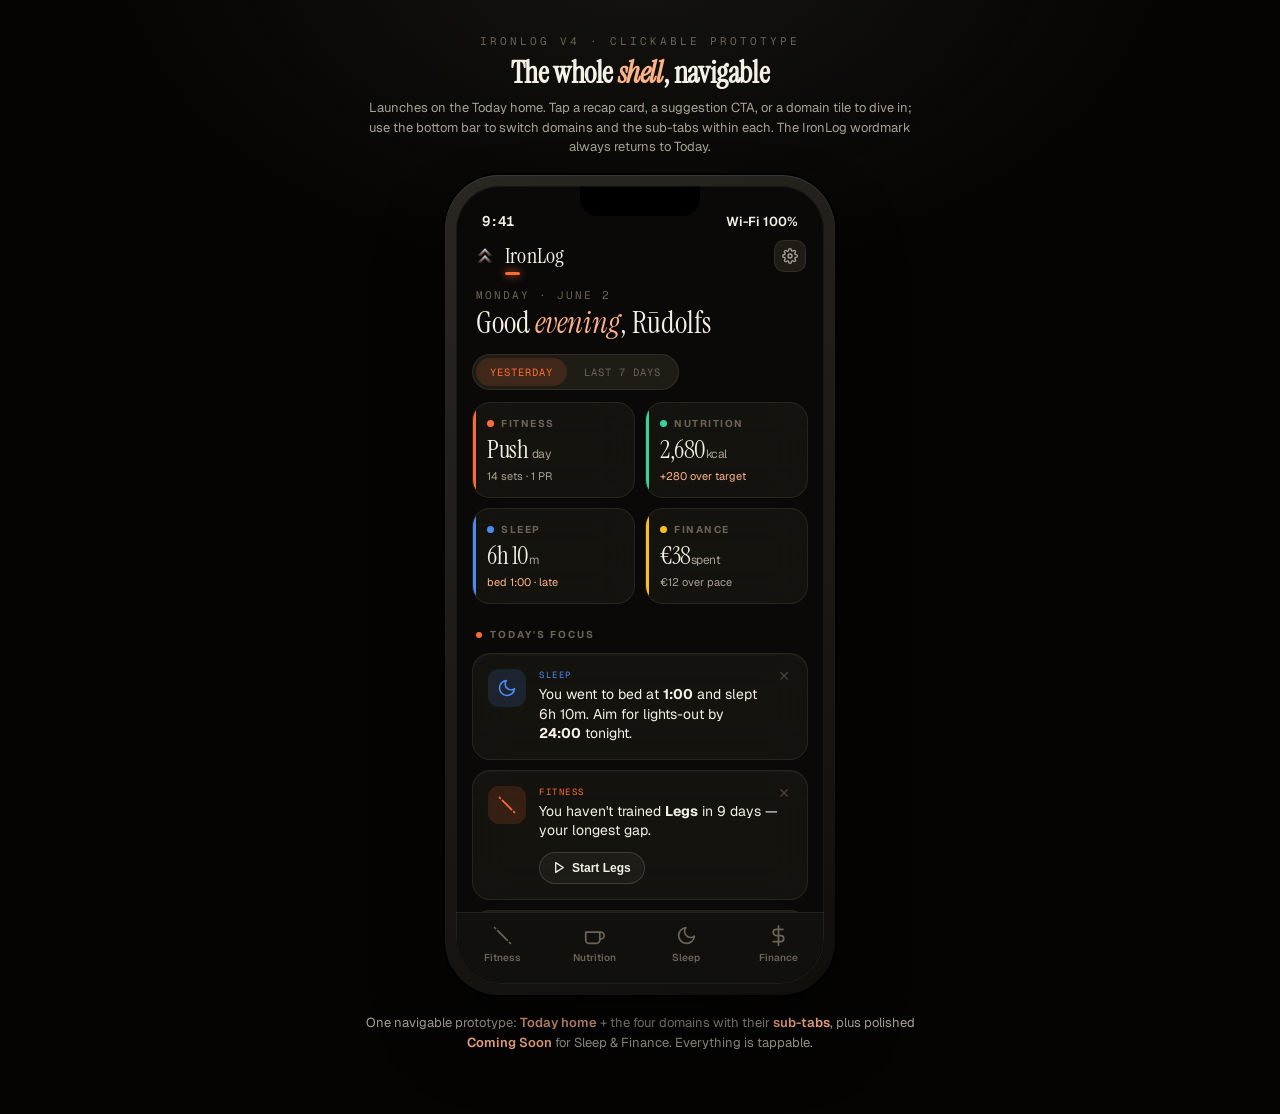
<file: docs/v4-handoff/IronLog V4 Prototype.html>
<!DOCTYPE html>
<html lang="en">
<head>
<meta charset="UTF-8" />
<meta name="viewport" content="width=device-width, initial-scale=1.0" />
<title>IronLog V4 — Clickable Prototype</title>
<link rel="preconnect" href="https://fonts.googleapis.com" />
<link rel="preconnect" href="https://fonts.gstatic.com" crossorigin />
<link rel="stylesheet" href="https://fonts.googleapis.com/css2?family=Instrument+Serif:ital@0;1&family=Geist:wght@300;400;500;600;700&family=Geist+Mono:wght@400;500&display=swap" />
<style>
  *{box-sizing:border-box;margin:0;padding:0}
  :root{
    --bg:#0a0908; --s1:#16140f; --s2:#1f1c16; --s3:#28251d;
    --glass:rgba(28,25,20,0.64);
    --border:rgba(245,241,232,0.08); --border-hi:rgba(245,241,232,0.16);
    --text:#f5f1e8; --t2:#a8a195; --t3:#6b6359;
    --fitness:#ff6b35; --nutrition:#34d399; --sleep:#4c8bf5; --finance:#fbbf24;
    --acc:var(--fitness); --acc-soft:#ffb38a;
    --r-sm:10px; --r-md:14px; --r-lg:18px; --r-xl:22px; --r-pill:999px;
    --ease:cubic-bezier(.4,0,.2,1);
  }
  html,body{background:#050403;font-family:'Geist',system-ui,sans-serif;color:var(--text);-webkit-font-smoothing:antialiased}
  body{min-height:100vh;display:flex;flex-direction:column;align-items:center;gap:18px;padding:34px 20px 60px;
    background:radial-gradient(70% 50% at 50% -5%, rgba(40,36,28,0.5), transparent 60%), #050403}
  .serif{font-family:'Instrument Serif',serif}.mono{font-family:'Geist Mono',monospace}

  .head{text-align:center;max-width:560px}
  .head .kick{font-family:'Geist Mono',monospace;font-size:11px;letter-spacing:3px;text-transform:uppercase;color:var(--t3)}
  .head h1{font-family:'Instrument Serif',serif;font-size:30px;line-height:1.1;margin-top:8px;letter-spacing:-0.4px}
  .head h1 em{font-style:italic;color:var(--acc-soft)}
  .head p{color:var(--t2);font-size:13px;margin-top:9px;line-height:1.5}

  .phone{position:relative;width:390px;height:820px;flex-shrink:0;
    background:linear-gradient(150deg,#2a2622,#100e0b);border-radius:54px;padding:11px;
    box-shadow:0 0 0 2px #000,0 44px 90px -30px rgba(0,0,0,.9),inset 0 1px 1px rgba(255,255,255,.10)}
  .screen{position:relative;width:100%;height:100%;border-radius:44px;overflow:hidden;background:var(--bg);display:flex;flex-direction:column}
  .notch{position:absolute;top:0;left:50%;transform:translateX(-50%);width:120px;height:30px;background:#000;border-radius:0 0 18px 18px;z-index:50}
  .bezel{position:absolute;inset:0;border-radius:44px;pointer-events:none;box-shadow:inset 0 0 0 1px rgba(245,241,232,.06);z-index:60}

  .status{height:50px;display:flex;align-items:flex-end;justify-content:space-between;padding:0 26px 6px;font-size:14px;font-weight:600;flex-shrink:0}
  .topbar{display:flex;align-items:center;justify-content:space-between;padding:4px 18px 10px;flex-shrink:0}
  .wordmark{display:flex;align-items:center;gap:9px;position:relative;cursor:pointer}
  .wordmark .mk{width:22px;height:22px;display:block}
  .wordmark .nm{font-family:'Instrument Serif',serif;font-size:22px;letter-spacing:0.2px}
  .wordmark .home-dot{position:absolute;left:31px;bottom:-5px;width:15px;height:3px;border-radius:2px;background:var(--acc);box-shadow:0 0 8px var(--acc);opacity:0;transition:.2s}
  .wordmark.is-home .home-dot{opacity:1}
  .gear{width:32px;height:32px;border-radius:var(--r-sm);background:var(--s2);border:1px solid var(--border);display:flex;align-items:center;justify-content:center;color:var(--t2);cursor:pointer}
  .gear svg{width:16px;height:16px}

  .subnav{display:flex;gap:4px;padding:2px 16px 12px;flex-shrink:0;overflow-x:auto}
  .subnav::-webkit-scrollbar{display:none}
  .subtab{flex:0 0 auto;font-size:13px;font-weight:600;color:var(--t2);background:transparent;border:0;padding:8px 14px;border-radius:var(--r-pill);cursor:pointer;transition:.15s var(--ease);white-space:nowrap}
  .subtab.on{background:color-mix(in srgb,var(--acc) 14%,transparent);color:var(--acc)}

  .body{flex:1;overflow-y:auto;overflow-x:hidden;padding:0 16px 20px}
  .body::-webkit-scrollbar{display:none}

  .card{background:var(--glass);backdrop-filter:blur(20px) saturate(1.5);border:1px solid var(--border);border-radius:var(--r-lg);padding:16px;margin-bottom:12px;box-shadow:inset 0 1px 0 rgba(255,255,255,.04);position:relative;overflow:hidden}
  .lbl{font-size:10px;font-weight:700;letter-spacing:2px;text-transform:uppercase;color:var(--t3);margin-bottom:10px}
  .big{font-family:'Instrument Serif',serif;font-size:42px;line-height:1;letter-spacing:-1px}
  .big small{font-size:16px;color:var(--t2);font-family:'Geist',sans-serif}

  /* greeting + recap (home) */
  .greet{padding:6px 4px 16px}
  .greet .g-day{font-family:'Geist Mono',monospace;font-size:11px;letter-spacing:2px;text-transform:uppercase;color:var(--t3)}
  .greet .g-hi{font-family:'Instrument Serif',serif;font-size:30px;line-height:1.05;margin-top:5px}
  .greet .g-hi em{font-style:italic;color:var(--acc-soft)}
  .seg{display:inline-flex;gap:3px;background:var(--s2);border:1px solid var(--border);border-radius:var(--r-pill);padding:3px;margin-bottom:12px}
  .seg button{font-family:'Geist Mono',monospace;font-size:10.5px;letter-spacing:1px;text-transform:uppercase;color:var(--t3);background:transparent;border:0;padding:7px 14px;border-radius:var(--r-pill);cursor:pointer;transition:.15s var(--ease)}
  .seg button.on{background:color-mix(in srgb,var(--acc) 14%,transparent);color:var(--acc)}
  .recap{display:grid;grid-template-columns:1fr 1fr;gap:10px;margin-bottom:24px}
  .rc{background:var(--glass);backdrop-filter:blur(20px) saturate(1.5);border:1px solid var(--border);border-radius:var(--r-lg);padding:14px;display:flex;flex-direction:column;gap:7px;position:relative;overflow:hidden;cursor:pointer;transition:.15s var(--ease)}
  .rc:active{transform:scale(.985)}
  .rc .rc-top{display:flex;align-items:center;gap:7px}
  .rc .dot{width:7px;height:7px;border-radius:50%}
  .rc .rc-name{font-size:10px;font-weight:700;letter-spacing:1.5px;text-transform:uppercase;color:var(--t3)}
  .rc .rc-val{font-family:'Instrument Serif',serif;font-size:25px;line-height:1;letter-spacing:-0.5px}
  .rc .rc-val small{font-size:12px;color:var(--t2);font-family:'Geist',sans-serif}
  .rc .rc-sub{font-size:11px;color:var(--t2)}
  .rc .rc-edge{position:absolute;left:0;top:0;bottom:0;width:3px;border-radius:3px 0 0 3px}

  .sec-lbl{display:flex;align-items:center;gap:8px;font-size:10px;font-weight:700;letter-spacing:2px;text-transform:uppercase;color:var(--t3);margin:2px 4px 12px}
  .sec-lbl .pip{width:6px;height:6px;border-radius:50%;background:var(--acc)}

  .sugg{display:flex;flex-direction:column;gap:10px;margin-bottom:24px}
  .sg{display:flex;gap:13px;align-items:flex-start;background:var(--glass);backdrop-filter:blur(20px) saturate(1.5);border:1px solid var(--border);border-radius:var(--r-lg);padding:15px;position:relative;overflow:hidden;box-shadow:inset 0 1px 0 rgba(255,255,255,.04)}
  .sg-ic{width:38px;height:38px;border-radius:11px;flex-shrink:0;display:flex;align-items:center;justify-content:center}
  .sg-ic svg{width:20px;height:20px}
  .sg-body{flex:1;min-width:0}
  .sg-dom{font-family:'Geist Mono',monospace;font-size:9px;letter-spacing:1.5px;text-transform:uppercase;margin-bottom:4px}
  .sg-txt{font-size:14px;line-height:1.4;color:var(--text);text-wrap:pretty}
  .sg-cta{margin-top:11px;display:inline-flex;align-items:center;gap:6px;font-size:12px;font-weight:600;padding:8px 13px;border-radius:var(--r-pill);border:1px solid var(--border-hi);background:rgba(245,241,232,.04);color:var(--text);cursor:pointer}
  .sg-cta svg{width:13px;height:13px}
  .sg-x{position:absolute;top:11px;right:12px;width:22px;height:22px;border-radius:50%;display:flex;align-items:center;justify-content:center;color:var(--t3);font-size:14px;cursor:pointer;opacity:.6}
  .sg-x:hover{opacity:1}

  .tiles{display:grid;grid-template-columns:1fr 1fr;gap:10px}
  .tile{background:var(--glass);backdrop-filter:blur(20px) saturate(1.5);border:1px solid var(--border);border-radius:var(--r-lg);padding:15px 14px;display:flex;flex-direction:column;gap:9px;position:relative;overflow:hidden;cursor:pointer;transition:.15s var(--ease)}
  .tile:active{transform:scale(.985)}
  .tile .t-glow{position:absolute;right:-30px;top:-30px;width:90px;height:90px;border-radius:50%;opacity:.16;filter:blur(8px)}
  .tile .t-top{display:flex;align-items:center;gap:8px}
  .tile .t-ic{width:26px;height:26px;border-radius:8px;display:flex;align-items:center;justify-content:center}
  .tile .t-ic svg{width:15px;height:15px}
  .tile .t-nm{font-size:14px;font-weight:700}
  .tile .t-val{font-family:'Geist Mono',monospace;font-size:12px;color:var(--t2)}

  /* fitness */
  .hero{border:0;background:linear-gradient(135deg,#ff6b35,#e0531f);color:#fff;padding:20px;cursor:pointer}
  .hero .h-kick{font-family:'Geist Mono',monospace;font-size:10px;letter-spacing:2px;text-transform:uppercase;opacity:.9;display:flex;align-items:center;gap:7px}
  .hero .h-dot{width:7px;height:7px;border-radius:50%;background:#fff}
  .hero .h-name{font-family:'Instrument Serif',serif;font-size:40px;line-height:1;margin:8px 0 4px}
  .hero .h-sub{font-size:13px;opacity:.92}
  .hero .h-cta{margin-top:16px;width:100%;background:#fff;color:#1a0e07;border:0;border-radius:var(--r-md);padding:14px;font-weight:700;font-size:14px;display:flex;align-items:center;justify-content:center;gap:8px;cursor:pointer}
  .hero .h-cta svg{width:15px;height:15px}
  .grid2{display:grid;grid-template-columns:1fr 1fr;gap:12px}
  .delta{font-size:12px;margin-top:6px}.up{color:#7fb069}.warn{color:var(--acc-soft)}
  .spark{display:flex;gap:4px;align-items:flex-end;height:34px;margin-top:12px}
  .spark i{flex:1;background:color-mix(in srgb,var(--acc) 55%,transparent);border-radius:2px}
  .dots{display:flex;gap:5px;margin-top:12px}
  .dots i{flex:1;height:6px;border-radius:3px;background:var(--s3)}.dots i.lit{background:var(--acc)}
  .pills{display:flex;gap:8px;margin-bottom:14px;overflow-x:auto}.pills::-webkit-scrollbar{display:none}
  .pill{flex:0 0 auto;font-size:13px;font-weight:600;padding:8px 16px;border-radius:var(--r-pill);background:var(--s2);border:1px solid var(--border);color:var(--t2);cursor:pointer}
  .pill.on{background:color-mix(in srgb,var(--acc) 14%,transparent);border-color:var(--acc);color:var(--acc)}
  .exrow{display:flex;align-items:center;justify-content:space-between;background:var(--glass);border:1px solid var(--border);border-radius:var(--r-md);padding:14px;margin-bottom:9px}
  .exrow .ex-nm{font-size:15px;font-weight:600}.exrow .ex-sub{font-size:11px;color:var(--t3);margin-top:2px;font-family:'Geist Mono',monospace}
  .exrow .ex-go{width:30px;height:30px;border-radius:50%;background:color-mix(in srgb,var(--acc) 14%,transparent);color:var(--acc);display:flex;align-items:center;justify-content:center}
  .exrow .ex-go svg{width:14px;height:14px}
  .ph{display:flex;gap:10px;margin-bottom:12px}
  .pstat{flex:1;background:var(--glass);border:1px solid var(--border);border-radius:var(--r-md);padding:13px;text-align:center}
  .pstat .v{font-family:'Instrument Serif',serif;font-size:26px;color:var(--acc);line-height:1}
  .pstat .l{font-size:9px;letter-spacing:1.5px;text-transform:uppercase;color:var(--t3);margin-top:5px}
  .podium{display:flex;gap:9px;align-items:flex-end;margin-top:8px}
  .pod{flex:1;border-radius:var(--r-md);padding:12px 8px;text-align:center;border:1px solid var(--border)}
  .pod .pw{font-family:'Geist Mono',monospace;font-size:15px;font-weight:600}.pod .pn{font-size:10px;color:var(--t3);margin-top:3px}
  .pod.g{background:linear-gradient(180deg,rgba(255,200,90,.16),transparent)}.pod.s{background:linear-gradient(180deg,rgba(200,210,220,.12),transparent)}.pod.b{background:linear-gradient(180deg,rgba(205,127,80,.14),transparent)}
  .chartph{height:120px;border-radius:var(--r-md);background:linear-gradient(180deg,color-mix(in srgb,var(--acc) 16%,transparent),transparent);position:relative;overflow:hidden;border:1px solid var(--border)}
  .chartph svg{position:absolute;inset:0;width:100%;height:100%}
  .hm{display:grid;grid-template-columns:repeat(12,1fr);gap:4px;margin-top:6px}
  .hm i{aspect-ratio:1;border-radius:3px;background:var(--s2)}
  .hm i.l1{background:color-mix(in srgb,var(--acc) 30%,transparent)}.hm i.l2{background:color-mix(in srgb,var(--acc) 60%,transparent)}.hm i.l3{background:var(--acc)}
  .sessrow{display:flex;justify-content:space-between;align-items:center;padding:12px 0;border-bottom:1px solid var(--border)}.sessrow:last-child{border-bottom:0}
  .sessrow .s-nm{font-size:14px;font-weight:600}.sessrow .s-sub{font-size:11px;color:var(--t3);font-family:'Geist Mono',monospace;margin-top:2px}
  /* nutrition */
  .nut-cal{font-family:'Instrument Serif',serif;font-size:46px;line-height:.95}.nut-cal small{font-size:14px;color:var(--t2);font-family:'Geist',sans-serif}
  .macro{display:flex;flex-direction:column;gap:11px;margin-top:14px}
  .macro .m-top{display:flex;justify-content:space-between;font-size:12px;color:var(--t2);margin-bottom:5px}
  .macro .m-bar{height:7px;border-radius:4px;background:var(--s3);overflow:hidden}.macro .m-fill{height:100%;border-radius:4px;background:var(--nutrition)}
  .searchbar{display:flex;align-items:center;gap:9px;background:var(--s2);border:1px solid var(--border);border-radius:var(--r-md);padding:12px 14px;color:var(--t3);font-size:13px;margin-bottom:12px}
  .searchbar svg{width:16px;height:16px}
  .foodrow{display:flex;justify-content:space-between;align-items:center;padding:12px 0;border-bottom:1px solid var(--border)}.foodrow:last-child{border-bottom:0}
  .foodrow .f-nm{font-size:14px;font-weight:600}.foodrow .f-sub{font-size:11px;color:var(--t3);margin-top:2px}
  .foodrow .f-add{width:28px;height:28px;border-radius:50%;background:color-mix(in srgb,var(--nutrition) 16%,transparent);color:var(--nutrition);display:flex;align-items:center;justify-content:center;font-size:18px}
  /* coming soon */
  .cs{flex:1;display:flex;flex-direction:column;align-items:center;justify-content:center;text-align:center;padding:30px 28px;gap:6px;min-height:520px}
  .cs .cs-mk{margin-bottom:8px;filter:drop-shadow(0 8px 24px rgba(0,0,0,.4))}
  .cs .cs-kick{font-family:'Geist Mono',monospace;font-size:11px;letter-spacing:4px;text-transform:uppercase}
  .cs .cs-h{font-family:'Instrument Serif',serif;font-size:34px;line-height:1.1;margin-top:8px;white-space:nowrap}
  .cs .cs-p{color:var(--t2);font-size:13.5px;line-height:1.55;margin-top:14px;max-width:280px}
  .cs .cs-list{margin-top:22px;width:100%;max-width:300px;display:flex;flex-direction:column;gap:9px}
  .cs .cs-item{display:flex;align-items:center;gap:11px;background:var(--glass);border:1px solid var(--border);border-radius:var(--r-md);padding:12px 14px;text-align:left;font-size:13px;color:var(--t2)}
  .cs .cs-item .ci-dot{width:7px;height:7px;border-radius:50%;flex-shrink:0}
  .cs .cs-foot{margin-top:20px;font-family:'Geist Mono',monospace;font-size:10px;letter-spacing:1.5px;text-transform:uppercase;color:var(--t3)}

  .tabs{display:flex;align-items:center;justify-content:space-around;height:72px;flex-shrink:0;padding-bottom:8px;background:rgba(20,18,14,.84);backdrop-filter:blur(20px);border-top:1px solid var(--border)}
  .tab{display:flex;flex-direction:column;align-items:center;gap:5px;font-size:10px;color:var(--t3);font-weight:600;cursor:pointer;flex:1}
  .tab svg{width:21px;height:21px}
  .tab.on[data-d=fitness]{color:var(--fitness)}.tab.on[data-d=nutrition]{color:var(--nutrition)}.tab.on[data-d=sleep]{color:var(--sleep)}.tab.on[data-d=finance]{color:var(--finance)}

  .note{max-width:560px;color:var(--t2);font-size:13px;line-height:1.6;text-align:center}
  .note b{color:var(--acc-soft);font-weight:600}
  .toast{position:absolute;left:50%;bottom:90px;transform:translateX(-50%) translateY(8px);background:var(--glass);backdrop-filter:blur(20px);border:1px solid var(--border-hi);border-radius:var(--r-pill);padding:10px 18px;font-size:12.5px;color:var(--text);opacity:0;transition:.25s;pointer-events:none;z-index:80;box-shadow:0 20px 40px -16px rgba(0,0,0,.6)}
  .toast.show{opacity:1;transform:translateX(-50%)}
</style>
</head>
<body>
  <div class="head">
    <div class="kick">IronLog V4 · clickable prototype</div>
    <h1>The whole <em>shell</em>, navigable</h1>
    <p>Launches on the Today home. Tap a recap card, a suggestion CTA, or a domain tile to dive in; use the bottom bar to switch domains and the sub-tabs within each. The IronLog wordmark always returns to Today.</p>
  </div>

  <div class="phone">
    <div class="screen">
      <div class="notch"></div>
      <div class="bezel"></div>
      <div class="status"><span class="mono">9:41</span><span style="font-size:13px">Wi-Fi 100%</span></div>

      <div class="topbar">
        <div class="wordmark is-home" id="wordmark"><span class="mk" id="mk"></span><span class="nm serif" id="domName">IronLog</span><span class="home-dot"></span></div>
        <div class="gear" onclick="toast('Settings → Data · Appearance · Training · About')"><svg viewBox="0 0 24 24" fill="none" stroke="currentColor" stroke-width="2"><circle cx="12" cy="12" r="3"/><path d="M19.4 15a1.65 1.65 0 0 0 .33 1.82l.06.06a2 2 0 1 1-2.83 2.83l-.06-.06a1.65 1.65 0 0 0-1.82-.33 1.65 1.65 0 0 0-1 1.51V21a2 2 0 0 1-4 0v-.09A1.65 1.65 0 0 0 9 19.4a1.65 1.65 0 0 0-1.82.33l-.06.06a2 2 0 1 1-2.83-2.83l.06-.06a1.65 1.65 0 0 0 .33-1.82 1.65 1.65 0 0 0-1.51-1H3a2 2 0 0 1 0-4h.09A1.65 1.65 0 0 0 4.6 9a1.65 1.65 0 0 0-.33-1.82l-.06-.06a2 2 0 1 1 2.83-2.83l.06.06a1.65 1.65 0 0 0 1.82.33H9a1.65 1.65 0 0 0 1-1.51V3a2 2 0 0 1 4 0v.09a1.65 1.65 0 0 0 1 1.51 1.65 1.65 0 0 0 1.82-.33l.06-.06a2 2 0 1 1 2.83 2.83l-.06.06a1.65 1.65 0 0 0-.33 1.82V9a1.65 1.65 0 0 0 1.51 1H21a2 2 0 0 1 0 4h-.09a1.65 1.65 0 0 0-1.51 1z"/></svg></div>
      </div>

      <div class="subnav" id="subnav"></div>
      <div class="body" id="body"></div>
      <div class="toast" id="toast"></div>

      <div class="tabs" id="tabs">
        <div class="tab" data-d="fitness"><svg viewBox="0 0 24 24" fill="none" stroke="currentColor" stroke-width="2" stroke-linecap="round" stroke-linejoin="round"><path d="M6.5 6.5l11 11M21 21l-1-1M3 3l1 1"/></svg>Fitness</div>
        <div class="tab" data-d="nutrition"><svg viewBox="0 0 24 24" fill="none" stroke="currentColor" stroke-width="2" stroke-linecap="round" stroke-linejoin="round"><path d="M18 8h1a4 4 0 0 1 0 8h-1M2 8h16v9a4 4 0 0 1-4 4H6a4 4 0 0 1-4-4z"/></svg>Nutrition</div>
        <div class="tab" data-d="sleep"><svg viewBox="0 0 24 24" fill="none" stroke="currentColor" stroke-width="2" stroke-linecap="round" stroke-linejoin="round"><path d="M21 12.79A9 9 0 1 1 11.21 3 7 7 0 0 0 21 12.79z"/></svg>Sleep</div>
        <div class="tab" data-d="finance"><svg viewBox="0 0 24 24" fill="none" stroke="currentColor" stroke-width="2" stroke-linecap="round" stroke-linejoin="round"><line x1="12" y1="1" x2="12" y2="23"/><path d="M17 5H9.5a3.5 3.5 0 0 0 0 7h5a3.5 3.5 0 0 1 0 7H6"/></svg>Finance</div>
      </div>
    </div>
  </div>

  <p class="note">One navigable prototype: <b>Today home</b> + the four domains with their <b>sub-tabs</b>, plus polished <b>Coming Soon</b> for Sleep & Finance. Everything is tappable.</p>

  <script>
    const ACCENT={fitness:'var(--fitness)',nutrition:'var(--nutrition)',sleep:'var(--sleep)',finance:'var(--finance)'};
    const RAW={fitness:'#ff6b35',nutrition:'#34d399',sleep:'#4c8bf5',finance:'#fbbf24'};
    const SUBS={fitness:['Home','Train','Progress','History'],nutrition:['Today','Foods','Trends'],sleep:[],finance:[]};
    let view='home';                       // 'home' or a domain key
    let sub={fitness:'Home',nutrition:'Today'};
    let recapRange='day';

    const chev=(size,domAccent)=>`<svg width="${size}" height="${size}" viewBox="0 0 200 200" style="display:block">
      <defs><linearGradient id="mf${size}" x1="0" y1="0" x2="0.15" y2="1"><stop offset="0" stop-color="#f4f5f7"/><stop offset="0.5" stop-color="#8c9298"/><stop offset="1" stop-color="#2a2d31"/></linearGradient>
      <linearGradient id="ma${size}" x1="0" y1="0" x2="1" y2="1"><stop offset="0" stop-color="${domAccent}" stop-opacity="0.55"/><stop offset="1" stop-color="${domAccent}"/></linearGradient></defs>
      <polygon points="100,30 168,98 142,98 100,56 58,98 32,98" fill="url(#mf${size})"/>
      <polygon points="58,98 100,56 142,98 136,98 100,62 64,98" fill="url(#ma${size})" opacity="0.95"/>
      <polygon points="100,92 168,160 142,160 100,118 58,160 32,160" fill="url(#mf${size})"/>
      <polygon points="58,160 100,118 142,160 136,160 100,124 64,160" fill="url(#ma${size})" opacity="0.95"/></svg>`;
    document.getElementById('mk').innerHTML=chev(22,'#ff6b35');

    function toast(msg){const t=document.getElementById('toast');t.textContent=msg;t.classList.add('show');clearTimeout(t._t);t._t=setTimeout(()=>t.classList.remove('show'),1700);}

    // ── HOME (Today hub) ──
    function homeHTML(){
      const recapDay=`
        <div class="rc" data-go="fitness"><div class="rc-edge" style="background:var(--fitness)"></div><div class="rc-top"><span class="dot" style="background:var(--fitness)"></span><span class="rc-name">Fitness</span></div><div class="rc-val">Push <small>day</small></div><div class="rc-sub">14 sets · 1 PR</div></div>
        <div class="rc" data-go="nutrition"><div class="rc-edge" style="background:var(--nutrition)"></div><div class="rc-top"><span class="dot" style="background:var(--nutrition)"></span><span class="rc-name">Nutrition</span></div><div class="rc-val">2,680<small>kcal</small></div><div class="rc-sub" style="color:var(--acc-soft)">+280 over target</div></div>
        <div class="rc" data-go="sleep"><div class="rc-edge" style="background:var(--sleep)"></div><div class="rc-top"><span class="dot" style="background:var(--sleep)"></span><span class="rc-name">Sleep</span></div><div class="rc-val">6h 10<small>m</small></div><div class="rc-sub" style="color:var(--acc-soft)">bed 1:00 · late</div></div>
        <div class="rc" data-go="finance"><div class="rc-edge" style="background:var(--finance)"></div><div class="rc-top"><span class="dot" style="background:var(--finance)"></span><span class="rc-name">Finance</span></div><div class="rc-val">€38<small>spent</small></div><div class="rc-sub">€12 over pace</div></div>`;
      const recapWeek=`
        <div class="rc" data-go="fitness"><div class="rc-edge" style="background:var(--fitness)"></div><div class="rc-top"><span class="dot" style="background:var(--fitness)"></span><span class="rc-name">Fitness</span></div><div class="rc-val">4<small>sessions</small></div><div class="rc-sub up" style="color:#7fb069">+1 vs last week</div></div>
        <div class="rc" data-go="nutrition"><div class="rc-edge" style="background:var(--nutrition)"></div><div class="rc-top"><span class="dot" style="background:var(--nutrition)"></span><span class="rc-name">Nutrition</span></div><div class="rc-val">5/7<small>on target</small></div><div class="rc-sub">avg 2,510 kcal</div></div>
        <div class="rc" data-go="sleep"><div class="rc-edge" style="background:var(--sleep)"></div><div class="rc-top"><span class="dot" style="background:var(--sleep)"></span><span class="rc-name">Sleep</span></div><div class="rc-val">6h 40<small>avg</small></div><div class="rc-sub" style="color:var(--acc-soft)">inconsistent</div></div>
        <div class="rc" data-go="finance"><div class="rc-edge" style="background:var(--finance)"></div><div class="rc-top"><span class="dot" style="background:var(--finance)"></span><span class="rc-name">Finance</span></div><div class="rc-val">€420<small>/600</small></div><div class="rc-sub" style="color:var(--acc-soft)">20% over pace</div></div>`;
      return `
        <div class="greet"><div class="g-day">Monday · June 2</div><div class="g-hi serif">Good <em>evening</em>, Rūdolfs</div></div>
        <div class="seg" id="seg"><button class="${recapRange==='day'?'on':''}" data-r="day">Yesterday</button><button class="${recapRange==='week'?'on':''}" data-r="week">Last 7 days</button></div>
        <div class="recap">${recapRange==='day'?recapDay:recapWeek}</div>
        <div class="sec-lbl"><span class="pip"></span>Today's focus</div>
        <div class="sugg">
          <div class="sg"><div class="sg-ic" style="background:rgba(76,139,245,.14);color:var(--sleep)"><svg viewBox="0 0 24 24" fill="none" stroke="currentColor" stroke-width="2" stroke-linecap="round" stroke-linejoin="round"><path d="M21 12.79A9 9 0 1 1 11.21 3 7 7 0 0 0 21 12.79z"/></svg></div><div class="sg-body"><div class="sg-dom" style="color:var(--sleep)">Sleep</div><div class="sg-txt">You went to bed at <b style="color:var(--text)">1:00</b> and slept 6h 10m. Aim for lights-out by <b style="color:var(--text)">24:00</b> tonight.</div></div><div class="sg-x">✕</div></div>
          <div class="sg"><div class="sg-ic" style="background:rgba(255,107,53,.14);color:var(--fitness)"><svg viewBox="0 0 24 24" fill="none" stroke="currentColor" stroke-width="2" stroke-linecap="round" stroke-linejoin="round"><path d="M6.5 6.5l11 11M21 21l-1-1M3 3l1 1"/></svg></div><div class="sg-body"><div class="sg-dom" style="color:var(--fitness)">Fitness</div><div class="sg-txt">You haven't trained <b style="color:var(--text)">Legs</b> in 9 days — your longest gap.</div><button class="sg-cta" data-go="fitness" data-sub="Train"><svg viewBox="0 0 24 24" fill="none" stroke="currentColor" stroke-width="2.4" stroke-linecap="round" stroke-linejoin="round"><polygon points="5 3 19 12 5 21 5 3"/></svg>Start Legs</button></div><div class="sg-x">✕</div></div>
          <div class="sg"><div class="sg-ic" style="background:rgba(52,211,153,.14);color:var(--nutrition)"><svg viewBox="0 0 24 24" fill="none" stroke="currentColor" stroke-width="2" stroke-linecap="round" stroke-linejoin="round"><path d="M18 8h1a4 4 0 0 1 0 8h-1M2 8h16v9a4 4 0 0 1-4 4H6a4 4 0 0 1-4-4z"/></svg></div><div class="sg-body"><div class="sg-dom" style="color:var(--nutrition)">Nutrition</div><div class="sg-txt">You ran <b style="color:var(--text)">+280 kcal</b> over yesterday. Trim ~300 today to stay on your cut.</div></div><div class="sg-x">✕</div></div>
          <div class="sg"><div class="sg-ic" style="background:rgba(251,191,36,.14);color:var(--finance)"><svg viewBox="0 0 24 24" fill="none" stroke="currentColor" stroke-width="2" stroke-linecap="round" stroke-linejoin="round"><line x1="12" y1="1" x2="12" y2="23"/><path d="M17 5H9.5a3.5 3.5 0 0 0 0 7h5a3.5 3.5 0 0 1 0 7H6"/></svg></div><div class="sg-body"><div class="sg-dom" style="color:var(--finance)">Finance</div><div class="sg-txt">You're <b style="color:var(--text)">20% over</b> budget pace this month. Ease off this week.</div></div><div class="sg-x">✕</div></div>
        </div>
        <div class="sec-lbl"><span class="pip"></span>Jump in</div>
        <div class="tiles">
          <div class="tile" data-go="fitness"><div class="t-glow" style="background:var(--fitness)"></div><div class="t-top"><span class="t-ic" style="background:rgba(255,107,53,.14);color:var(--fitness)"><svg viewBox="0 0 24 24" fill="none" stroke="currentColor" stroke-width="2" stroke-linecap="round" stroke-linejoin="round"><path d="M6.5 6.5l11 11M21 21l-1-1M3 3l1 1"/></svg></span><span class="t-nm">Fitness</span></div><div class="t-val">Push suggested · 4 logs</div></div>
          <div class="tile" data-go="nutrition"><div class="t-glow" style="background:var(--nutrition)"></div><div class="t-top"><span class="t-ic" style="background:rgba(52,211,153,.14);color:var(--nutrition)"><svg viewBox="0 0 24 24" fill="none" stroke="currentColor" stroke-width="2" stroke-linecap="round" stroke-linejoin="round"><path d="M18 8h1a4 4 0 0 1 0 8h-1M2 8h16v9a4 4 0 0 1-4 4H6a4 4 0 0 1-4-4z"/></svg></span><span class="t-nm">Nutrition</span></div><div class="t-val">2,310 / 2,400 today</div></div>
          <div class="tile" data-go="sleep"><div class="t-glow" style="background:var(--sleep)"></div><div class="t-top"><span class="t-ic" style="background:rgba(76,139,245,.14);color:var(--sleep)"><svg viewBox="0 0 24 24" fill="none" stroke="currentColor" stroke-width="2" stroke-linecap="round" stroke-linejoin="round"><path d="M21 12.79A9 9 0 1 1 11.21 3 7 7 0 0 0 21 12.79z"/></svg></span><span class="t-nm">Sleep</span></div><div class="t-val">Coming soon</div></div>
          <div class="tile" data-go="finance"><div class="t-glow" style="background:var(--finance)"></div><div class="t-top"><span class="t-ic" style="background:rgba(251,191,36,.14);color:var(--finance)"><svg viewBox="0 0 24 24" fill="none" stroke="currentColor" stroke-width="2" stroke-linecap="round" stroke-linejoin="round"><line x1="12" y1="1" x2="12" y2="23"/><path d="M17 5H9.5a3.5 3.5 0 0 0 0 7h5a3.5 3.5 0 0 1 0 7H6"/></svg></span><span class="t-nm">Finance</span></div><div class="t-val">Coming soon</div></div>
        </div>`;
    }

    // ── DOMAIN screens ──
    const R={};
    R['fitness:Home']=()=>`
      <div class="card hero" data-sub="Train"><div class="h-kick"><span class="h-dot"></span>Suggested · last trained today</div><div class="h-name serif">Push</div><div class="h-sub">Bench Press · last 82kg × 8</div><button class="h-cta" data-sub="Train"><svg viewBox="0 0 24 24" fill="none" stroke="currentColor" stroke-width="2.4" stroke-linecap="round" stroke-linejoin="round"><polygon points="5 3 19 12 5 21 5 3"/></svg>Start workout</button></div>
      <div class="grid2"><div class="card"><div class="lbl">This week</div><div class="big">7,240<small>kg</small></div><div class="delta up">▲ +12% vs last</div><div class="spark">${[40,55,30,70,50,85,60].map(h=>`<i style="height:${h}%"></i>`).join('')}</div></div>
      <div class="card"><div class="lbl">Streak</div><div class="big">12<small>days</small></div><div class="delta">best · 18</div><div class="dots">${[1,1,1,1,0,1,1].map(l=>`<i class="${l?'lit':''}"></i>`).join('')}</div></div></div>`;
    R['fitness:Train']=()=>`<div class="pills">${['Push','Pull','Legs'].map((p,i)=>`<button class="pill${i===0?' on':''}">${p}</button>`).join('')}</div>
      ${[['Incline Bench','3 sets · last 82kg'],['Overhead Press','3 sets · last 50kg'],['Cable Fly','3 sets · last 18kg'],['Triceps Pushdown','3 sets · last 32kg']].map(([n,s])=>`<div class="exrow" onclick="toast('→ opens big-card set logging')"><div><div class="ex-nm">${n}</div><div class="ex-sub">${s}</div></div><div class="ex-go"><svg viewBox="0 0 24 24" fill="none" stroke="currentColor" stroke-width="2.4" stroke-linecap="round" stroke-linejoin="round"><polyline points="9 18 15 12 9 6"/></svg></div></div>`).join('')}`;
    R['fitness:Progress']=()=>`<div class="ph"><div class="pstat"><div class="v">+34%</div><div class="l">12-wk gain</div></div><div class="pstat"><div class="v">102.5</div><div class="l">Best kg</div></div><div class="pstat"><div class="v">18</div><div class="l">Sessions</div></div></div>
      <div class="card"><div class="lbl">Incline Bench · top weight</div><div class="chartph"><svg viewBox="0 0 300 120" preserveAspectRatio="none"><polyline points="0,96 50,88 100,80 150,64 200,52 250,40 300,24" fill="none" stroke="var(--acc)" stroke-width="3"/><circle cx="300" cy="24" r="4" fill="var(--acc)"/></svg></div></div>
      <div class="card"><div class="lbl">Records</div><div class="podium"><div class="pod s"><div class="pw">180</div><div class="pn">Deadlift</div></div><div class="pod g"><div class="pw">102.5</div><div class="pn">Bench</div></div><div class="pod b"><div class="pw">150</div><div class="pn">Squat</div></div></div></div>`;
    R['fitness:History']=()=>`<div class="card"><div class="lbl">Last 12 weeks</div><div class="hm">${Array.from({length:84},()=>{const r=Math.random();const c=r>.8?'l3':r>.6?'l2':r>.4?'l1':'';return `<i class="${c}"></i>`}).join('')}</div></div>
      <div class="card"><div class="lbl">Recent sessions</div>${[['Push Day','Mon · 14 sets · 1 PR'],['Pull Day','Sat · 18 sets'],['Legs','Thu · 16 sets']].map(([n,s])=>`<div class="sessrow"><div><div class="s-nm">${n}</div><div class="s-sub">${s}</div></div><div class="ex-go"><svg viewBox="0 0 24 24" fill="none" stroke="currentColor" stroke-width="2.4" stroke-linecap="round" stroke-linejoin="round"><polyline points="9 18 15 12 9 6"/></svg></div></div>`).join('')}</div>`;
    R['nutrition:Today']=()=>`<div class="card" style="border-color:rgba(52,211,153,.24)"><div class="lbl">Today · training day</div><div class="nut-cal">90<small>kcal left</small></div><div style="font-size:12px;color:var(--t3);margin-top:4px">2,310 / 2,400 kcal</div>
      <div class="macro">${[['Protein',168,180],['Carbs',240,260],['Fat',61,70]].map(([n,a,t])=>`<div><div class="m-top"><span>${n}</span><span>${a} / ${t}g</span></div><div class="m-bar"><div class="m-fill" style="width:${a/t*100}%"></div></div></div>`).join('')}</div></div>
      <div class="card"><div class="lbl">Today's meals</div>${[['Oats & whey','Breakfast · 520 kcal'],['Chicken & rice','Lunch · 740 kcal'],['Greek yogurt','Snack · 180 kcal']].map(([n,s])=>`<div class="foodrow"><div><div class="f-nm">${n}</div><div class="f-sub">${s}</div></div></div>`).join('')}</div>`;
    R['nutrition:Foods']=()=>`<div class="searchbar"><svg viewBox="0 0 24 24" fill="none" stroke="currentColor" stroke-width="2"><circle cx="11" cy="11" r="8"/><path d="M21 21l-4.35-4.35"/></svg>Search foods, recipes…</div>
      ${[['Chicken breast','per 100g · 165 kcal · 31P'],['White rice, cooked','per 100g · 130 kcal · 2.7P'],['Whey protein','per scoop · 120 kcal · 24P'],['Olive oil','per 10g · 88 kcal · 0P'],['Greek yogurt 2%','per 100g · 73 kcal · 10P']].map(([n,s])=>`<div class="foodrow"><div><div class="f-nm">${n}</div><div class="f-sub">${s}</div></div><div class="f-add" onclick="toast('Logged ${n}')">+</div></div>`).join('')}`;
    R['nutrition:Trends']=()=>`<div class="card" style="border-color:rgba(52,211,153,.24)"><div class="lbl">7-day trend</div><div class="ph" style="margin-top:4px"><div class="pstat"><div class="v" style="color:var(--nutrition)">5/7</div><div class="l">On target</div></div><div class="pstat"><div class="v" style="color:var(--nutrition)">2,510</div><div class="l">Avg kcal</div></div><div class="pstat"><div class="v" style="color:var(--nutrition)">−0.4</div><div class="l">kg trend</div></div></div></div>
      <div class="card"><div class="lbl">Coach</div><div style="font-size:13.5px;line-height:1.5;color:var(--t2)">Weight is trending down in a controlled range. <b style="color:var(--text)">Hold targets</b> this week — no change needed.</div></div>`;
    const comingSoon=(dom,accent,kick,bullets)=>`<div class="cs"><div class="cs-mk">${chev(76,accent)}</div><div class="cs-kick" style="color:${accent}">${kick}</div><div class="cs-h serif">Coming soon</div><div class="cs-p">We'd rather ship it right than half-baked. Here's what's being forged for ${dom}:</div><div class="cs-list">${bullets.map(b=>`<div class="cs-item"><span class="ci-dot" style="background:${accent}"></span>${b}</div>`).join('')}</div><div class="cs-foot">In the workshop</div></div>`;
    R['sleep:']=()=>comingSoon('Sleep','#4c8bf5','Sleep',['Bedtime consistency & sleep-debt tracking','Recovery vs. training-load overlay','Gentle wind-down reminders']);
    R['finance:']=()=>comingSoon('Finance','#fbbf24','Finances',['Budgets that adapt to your month','Spending-pace alerts before you overshoot','Category trends & saving goals']);

    function render(){
      const wm=document.getElementById('wordmark');
      const sn=document.getElementById('subnav');
      const body=document.getElementById('body');
      if(view==='home'){
        document.documentElement.style.setProperty('--acc','var(--fitness)');
        wm.classList.add('is-home'); document.getElementById('domName').textContent='IronLog';
        document.querySelectorAll('.tab').forEach(t=>t.classList.remove('on'));
        sn.style.display='none'; sn.innerHTML='';
        body.innerHTML=homeHTML();
        // home wiring
        const seg=body.querySelector('#seg');
        if(seg) seg.querySelectorAll('button').forEach(b=>b.onclick=()=>{recapRange=b.dataset.r; render();});
        body.querySelectorAll('[data-go]').forEach(el=>el.onclick=(e)=>{e.stopPropagation();const d=el.dataset.go;if(el.dataset.sub)sub[d]=el.dataset.sub;enterDomain(d);});
        body.querySelectorAll('.sg-x').forEach(x=>x.onclick=()=>{const c=x.closest('.sg');c.style.transition='.25s var(--ease)';c.style.opacity='0';c.style.transform='translateX(20px)';setTimeout(()=>c.remove(),250);});
      } else {
        document.documentElement.style.setProperty('--acc',ACCENT[view]);
        wm.classList.remove('is-home'); document.getElementById('domName').textContent=view.charAt(0).toUpperCase()+view.slice(1);
        document.querySelectorAll('.tab').forEach(t=>t.classList.toggle('on',t.dataset.d===view));
        const subs=SUBS[view];
        if(subs.length){sn.style.display='flex';sn.innerHTML=subs.map(s=>`<button class="subtab${sub[view]===s?' on':''}" data-s="${s}">${s}</button>`).join('');
          sn.querySelectorAll('.subtab').forEach(b=>b.onclick=()=>{sub[view]=b.dataset.s;render();});}
        else{sn.style.display='none';sn.innerHTML='';}
        const key=subs.length?view+':'+sub[view]:view+':';
        body.innerHTML=(R[key]||(()=>'<div class="card">—</div>'))();
        body.querySelectorAll('[data-sub]').forEach(el=>el.onclick=(e)=>{e.stopPropagation();sub[view]=el.dataset.sub;render();});
      }
      body.scrollTop=0;
    }
    function enterDomain(d){view=d;render();}
    document.getElementById('wordmark').onclick=()=>{view='home';render();};
    document.querySelectorAll('.tab').forEach(t=>t.onclick=()=>enterDomain(t.dataset.d));
    render();
  </script>
</body>
</html>
</file>
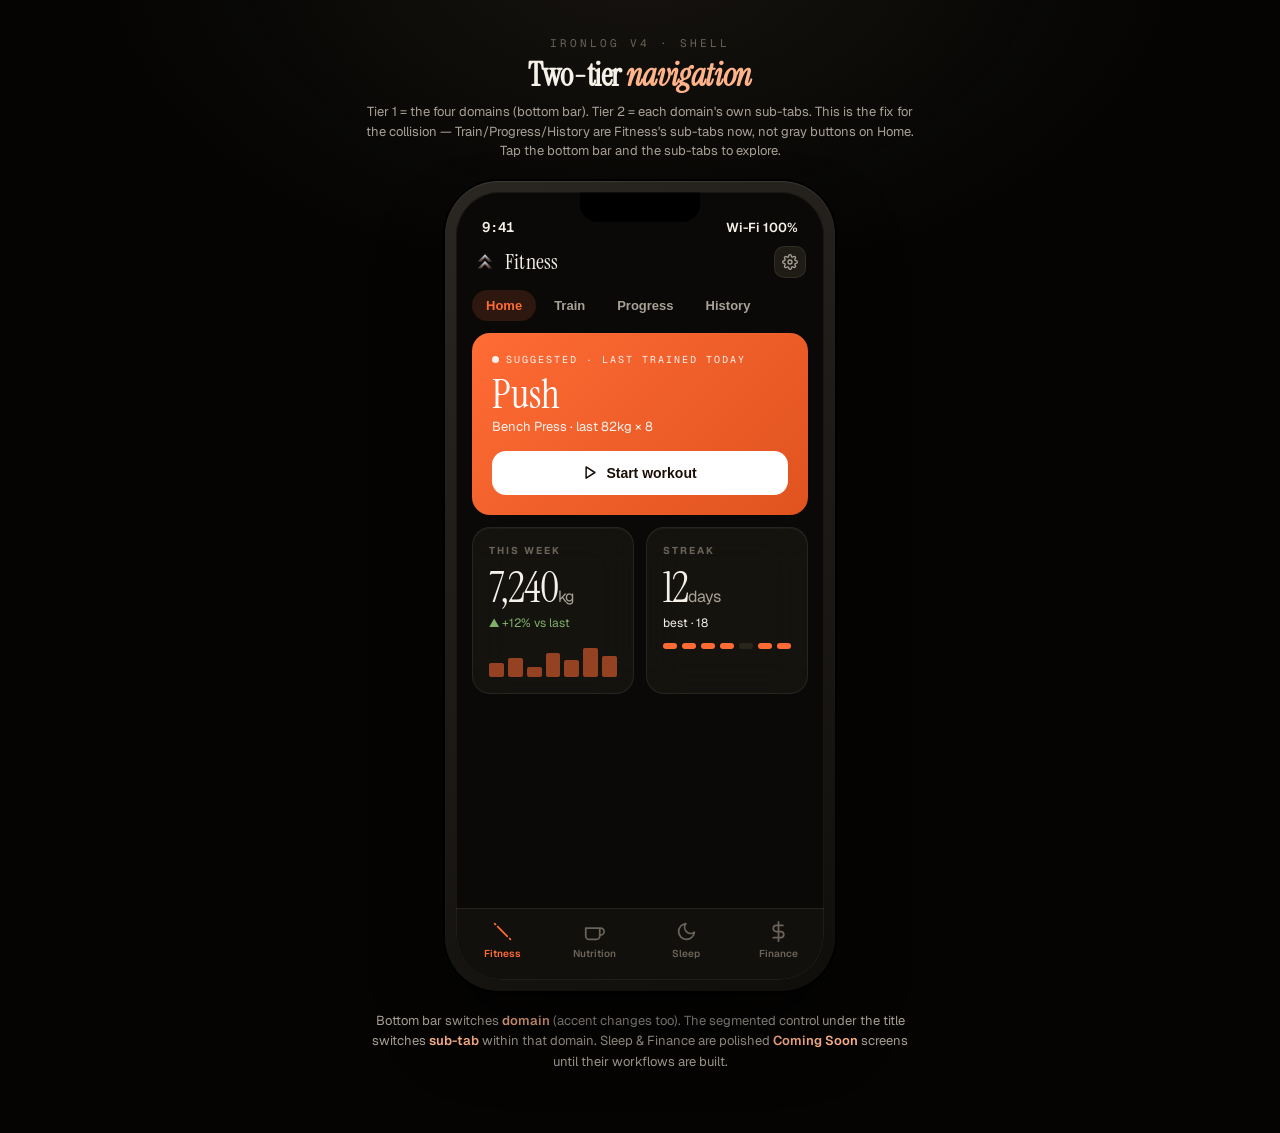
<file: docs/v4-handoff/IronLog V4 Shell.html>
<!DOCTYPE html>
<html lang="en">
<head>
<meta charset="UTF-8" />
<meta name="viewport" content="width=device-width, initial-scale=1.0" />
<title>IronLog V4 — Shell (two-tier nav)</title>
<link rel="preconnect" href="https://fonts.googleapis.com" />
<link rel="preconnect" href="https://fonts.gstatic.com" crossorigin />
<link rel="stylesheet" href="https://fonts.googleapis.com/css2?family=Instrument+Serif:ital@0;1&family=Geist:wght@300;400;500;600;700&family=Geist+Mono:wght@400;500&display=swap" />
<style>
  *{box-sizing:border-box;margin:0;padding:0}
  :root{
    --bg:#0a0908; --s1:#16140f; --s2:#1f1c16; --s3:#28251d;
    --glass:rgba(28,25,20,0.64);
    --border:rgba(245,241,232,0.08); --border-hi:rgba(245,241,232,0.16);
    --text:#f5f1e8; --t2:#a8a195; --t3:#6b6359;
    --fitness:#ff6b35; --nutrition:#34d399; --sleep:#4c8bf5; --finance:#fbbf24;
    --acc:var(--fitness); --acc-soft:#ffb38a;
    --r-sm:10px; --r-md:14px; --r-lg:18px; --r-xl:22px; --r-pill:999px;
    --ease:cubic-bezier(.4,0,.2,1);
  }
  html,body{background:#050403;font-family:'Geist',system-ui,sans-serif;color:var(--text);-webkit-font-smoothing:antialiased}
  body{min-height:100vh;display:flex;flex-direction:column;align-items:center;gap:20px;padding:36px 20px 60px;
    background:radial-gradient(70% 50% at 50% -5%, rgba(40,36,28,0.5), transparent 60%), #050403}
  .serif{font-family:'Instrument Serif',serif}.mono{font-family:'Geist Mono',monospace}

  .head{text-align:center;max-width:560px}
  .head .kick{font-family:'Geist Mono',monospace;font-size:11px;letter-spacing:3px;text-transform:uppercase;color:var(--t3)}
  .head h1{font-family:'Instrument Serif',serif;font-size:32px;line-height:1.1;margin-top:8px;letter-spacing:-0.4px}
  .head h1 em{font-style:italic;color:var(--acc-soft)}
  .head p{color:var(--t2);font-size:13px;margin-top:9px;line-height:1.5}

  .phone{position:relative;width:390px;height:810px;flex-shrink:0;
    background:linear-gradient(150deg,#2a2622,#100e0b);border-radius:54px;padding:11px;
    box-shadow:0 0 0 2px #000,0 44px 90px -30px rgba(0,0,0,.9),inset 0 1px 1px rgba(255,255,255,.10)}
  .screen{position:relative;width:100%;height:100%;border-radius:44px;overflow:hidden;background:var(--bg);display:flex;flex-direction:column}
  .notch{position:absolute;top:0;left:50%;transform:translateX(-50%);width:120px;height:30px;background:#000;border-radius:0 0 18px 18px;z-index:50}
  .bezel{position:absolute;inset:0;border-radius:44px;pointer-events:none;box-shadow:inset 0 0 0 1px rgba(245,241,232,.06);z-index:60}

  .status{height:50px;display:flex;align-items:flex-end;justify-content:space-between;padding:0 26px 6px;font-size:14px;font-weight:600;flex-shrink:0}
  .topbar{display:flex;align-items:center;justify-content:space-between;padding:4px 18px 10px;flex-shrink:0}
  .wordmark{display:flex;align-items:center;gap:9px;position:relative;cursor:pointer}
  .wordmark .mk{width:22px;height:22px;display:block}
  .wordmark .nm{font-family:'Instrument Serif',serif;font-size:22px;letter-spacing:0.2px}
  .gear{width:32px;height:32px;border-radius:var(--r-sm);background:var(--s2);border:1px solid var(--border);display:flex;align-items:center;justify-content:center;color:var(--t2)}
  .gear svg{width:16px;height:16px}

  /* sub-tab segmented control (TIER 2) */
  .subnav{display:flex;gap:4px;padding:2px 16px 12px;flex-shrink:0;overflow-x:auto}
  .subnav::-webkit-scrollbar{display:none}
  .subtab{flex:0 0 auto;font-size:13px;font-weight:600;color:var(--t2);background:transparent;border:0;
    padding:8px 14px;border-radius:var(--r-pill);cursor:pointer;transition:.15s var(--ease);white-space:nowrap}
  .subtab.on{background:color-mix(in srgb,var(--acc) 14%,transparent);color:var(--acc)}

  .body{flex:1;overflow-y:auto;overflow-x:hidden;padding:0 16px 20px}
  .body::-webkit-scrollbar{display:none}

  .card{background:var(--glass);backdrop-filter:blur(20px) saturate(1.5);border:1px solid var(--border);border-radius:var(--r-lg);
    padding:16px;margin-bottom:12px;box-shadow:inset 0 1px 0 rgba(255,255,255,.04);position:relative;overflow:hidden}
  .lbl{font-size:10px;font-weight:700;letter-spacing:2px;text-transform:uppercase;color:var(--t3);margin-bottom:10px}
  .big{font-family:'Instrument Serif',serif;font-size:42px;line-height:1;letter-spacing:-1px}
  .big small{font-size:16px;color:var(--t2);font-family:'Geist',sans-serif}

  /* fitness home hero */
  .hero{border:0;background:linear-gradient(135deg,#ff6b35,#e0531f);color:#fff;padding:20px}
  .hero .h-kick{font-family:'Geist Mono',monospace;font-size:10px;letter-spacing:2px;text-transform:uppercase;opacity:.9;display:flex;align-items:center;gap:7px}
  .hero .h-dot{width:7px;height:7px;border-radius:50%;background:#fff}
  .hero .h-name{font-family:'Instrument Serif',serif;font-size:40px;line-height:1;margin:8px 0 4px}
  .hero .h-sub{font-size:13px;opacity:.92}
  .hero .h-cta{margin-top:16px;width:100%;background:#fff;color:#1a0e07;border:0;border-radius:var(--r-md);padding:14px;font-weight:700;font-size:14px;display:flex;align-items:center;justify-content:center;gap:8px;cursor:pointer}
  .hero .h-cta svg{width:15px;height:15px}
  .grid2{display:grid;grid-template-columns:1fr 1fr;gap:12px}
  .delta{font-size:12px;margin-top:6px}.up{color:#7fb069}.warn{color:var(--acc-soft)}
  .spark{display:flex;gap:4px;align-items:flex-end;height:34px;margin-top:12px}
  .spark i{flex:1;background:color-mix(in srgb,var(--acc) 55%,transparent);border-radius:2px}
  .dots{display:flex;gap:5px;margin-top:12px}
  .dots i{flex:1;height:6px;border-radius:3px;background:var(--s3)}.dots i.lit{background:var(--acc)}

  /* train */
  .pills{display:flex;gap:8px;margin-bottom:14px;overflow-x:auto}.pills::-webkit-scrollbar{display:none}
  .pill{flex:0 0 auto;font-size:13px;font-weight:600;padding:8px 16px;border-radius:var(--r-pill);background:var(--s2);border:1px solid var(--border);color:var(--t2);cursor:pointer}
  .pill.on{background:color-mix(in srgb,var(--acc) 14%,transparent);border-color:var(--acc);color:var(--acc)}
  .exrow{display:flex;align-items:center;justify-content:space-between;background:var(--glass);border:1px solid var(--border);border-radius:var(--r-md);padding:14px;margin-bottom:9px}
  .exrow .ex-nm{font-size:15px;font-weight:600}
  .exrow .ex-sub{font-size:11px;color:var(--t3);margin-top:2px;font-family:'Geist Mono',monospace}
  .exrow .ex-go{width:30px;height:30px;border-radius:50%;background:color-mix(in srgb,var(--acc) 14%,transparent);color:var(--acc);display:flex;align-items:center;justify-content:center}
  .exrow .ex-go svg{width:14px;height:14px}

  /* progress */
  .ph{display:flex;gap:10px;margin-bottom:12px}
  .pstat{flex:1;background:var(--glass);border:1px solid var(--border);border-radius:var(--r-md);padding:13px;text-align:center}
  .pstat .v{font-family:'Instrument Serif',serif;font-size:26px;color:var(--acc);line-height:1}
  .pstat .l{font-size:9px;letter-spacing:1.5px;text-transform:uppercase;color:var(--t3);margin-top:5px}
  .podium{display:flex;gap:9px;align-items:flex-end;margin-top:8px}
  .pod{flex:1;border-radius:var(--r-md);padding:12px 8px;text-align:center;border:1px solid var(--border)}
  .pod .pw{font-family:'Geist Mono',monospace;font-size:15px;font-weight:600}
  .pod .pn{font-size:10px;color:var(--t3);margin-top:3px}
  .pod.g{background:linear-gradient(180deg,rgba(255,200,90,.16),transparent)}
  .pod.s{background:linear-gradient(180deg,rgba(200,210,220,.12),transparent)}
  .pod.b{background:linear-gradient(180deg,rgba(205,127,80,.14),transparent)}
  .chartph{height:120px;border-radius:var(--r-md);background:linear-gradient(180deg,color-mix(in srgb,var(--acc) 16%,transparent),transparent);position:relative;overflow:hidden;border:1px solid var(--border)}
  .chartph svg{position:absolute;inset:0;width:100%;height:100%}

  /* history heatmap */
  .hm{display:grid;grid-template-columns:repeat(12,1fr);gap:4px;margin-top:6px}
  .hm i{aspect-ratio:1;border-radius:3px;background:var(--s2)}
  .hm i.l1{background:color-mix(in srgb,var(--acc) 30%,transparent)}
  .hm i.l2{background:color-mix(in srgb,var(--acc) 60%,transparent)}
  .hm i.l3{background:var(--acc)}
  .sessrow{display:flex;justify-content:space-between;align-items:center;padding:12px 0;border-bottom:1px solid var(--border)}
  .sessrow:last-child{border-bottom:0}
  .sessrow .s-nm{font-size:14px;font-weight:600}.sessrow .s-sub{font-size:11px;color:var(--t3);font-family:'Geist Mono',monospace;margin-top:2px}

  /* nutrition */
  .nut-cal{font-family:'Instrument Serif',serif;font-size:46px;line-height:.95}
  .nut-cal small{font-size:14px;color:var(--t2);font-family:'Geist',sans-serif}
  .macro{display:flex;flex-direction:column;gap:11px;margin-top:14px}
  .macro .m-top{display:flex;justify-content:space-between;font-size:12px;color:var(--t2);margin-bottom:5px}
  .macro .m-bar{height:7px;border-radius:4px;background:var(--s3);overflow:hidden}
  .macro .m-fill{height:100%;border-radius:4px;background:var(--nutrition)}
  .searchbar{display:flex;align-items:center;gap:9px;background:var(--s2);border:1px solid var(--border);border-radius:var(--r-md);padding:12px 14px;color:var(--t3);font-size:13px;margin-bottom:12px}
  .searchbar svg{width:16px;height:16px}
  .foodrow{display:flex;justify-content:space-between;align-items:center;padding:12px 0;border-bottom:1px solid var(--border)}
  .foodrow:last-child{border-bottom:0}.foodrow .f-nm{font-size:14px;font-weight:600}.foodrow .f-sub{font-size:11px;color:var(--t3);margin-top:2px}
  .foodrow .f-add{width:28px;height:28px;border-radius:50%;background:color-mix(in srgb,var(--nutrition) 16%,transparent);color:var(--nutrition);display:flex;align-items:center;justify-content:center;font-size:18px}

  /* coming soon */
  .cs{flex:1;display:flex;flex-direction:column;align-items:center;justify-content:center;text-align:center;padding:30px 28px;gap:6px}
  .cs .cs-mk{margin-bottom:8px;filter:drop-shadow(0 8px 24px rgba(0,0,0,.4))}
  .cs .cs-kick{font-family:'Geist Mono',monospace;font-size:11px;letter-spacing:4px;text-transform:uppercase}
  .cs .cs-h{font-family:'Instrument Serif',serif;font-size:34px;line-height:1.1;margin-top:8px;white-space:nowrap}
  .cs .cs-p{color:var(--t2);font-size:13.5px;line-height:1.55;margin-top:14px;max-width:280px}
  .cs .cs-list{margin-top:22px;width:100%;max-width:300px;display:flex;flex-direction:column;gap:9px}
  .cs .cs-item{display:flex;align-items:center;gap:11px;background:var(--glass);border:1px solid var(--border);border-radius:var(--r-md);padding:12px 14px;text-align:left;font-size:13px;color:var(--t2)}
  .cs .cs-item .ci-dot{width:7px;height:7px;border-radius:50%;flex-shrink:0}
  .cs .cs-foot{margin-top:20px;font-family:'Geist Mono',monospace;font-size:10px;letter-spacing:1.5px;text-transform:uppercase;color:var(--t3)}

  /* bottom bar (TIER 1) */
  .tabs{display:flex;align-items:center;justify-content:space-around;height:72px;flex-shrink:0;padding-bottom:8px;
    background:rgba(20,18,14,.84);backdrop-filter:blur(20px);border-top:1px solid var(--border)}
  .tab{display:flex;flex-direction:column;align-items:center;gap:5px;font-size:10px;color:var(--t3);font-weight:600;cursor:pointer;flex:1}
  .tab svg{width:21px;height:21px}
  .tab.on[data-d=fitness]{color:var(--fitness)} .tab.on[data-d=nutrition]{color:var(--nutrition)}
  .tab.on[data-d=sleep]{color:var(--sleep)} .tab.on[data-d=finance]{color:var(--finance)}

  .note{max-width:560px;color:var(--t2);font-size:13px;line-height:1.6;text-align:center}
  .note b{color:var(--acc-soft);font-weight:600}
</style>
</head>
<body>
  <div class="head">
    <div class="kick">IronLog V4 · shell</div>
    <h1>Two-tier <em>navigation</em></h1>
    <p>Tier 1 = the four domains (bottom bar). Tier 2 = each domain's own sub-tabs. This is the fix for the collision — Train/Progress/History are Fitness's sub-tabs now, not gray buttons on Home. Tap the bottom bar and the sub-tabs to explore.</p>
  </div>

  <div class="phone">
    <div class="screen">
      <div class="notch"></div>
      <div class="bezel"></div>
      <div class="status"><span class="mono">9:41</span><span style="font-size:13px">Wi-Fi 100%</span></div>

      <div class="topbar">
        <div class="wordmark" onclick="alert('→ returns to the Today home')">
          <span class="mk" id="mk"></span><span class="nm serif" id="domName">Fitness</span>
        </div>
        <div class="gear"><svg viewBox="0 0 24 24" fill="none" stroke="currentColor" stroke-width="2"><circle cx="12" cy="12" r="3"/><path d="M19.4 15a1.65 1.65 0 0 0 .33 1.82l.06.06a2 2 0 1 1-2.83 2.83l-.06-.06a1.65 1.65 0 0 0-1.82-.33 1.65 1.65 0 0 0-1 1.51V21a2 2 0 0 1-4 0v-.09A1.65 1.65 0 0 0 9 19.4a1.65 1.65 0 0 0-1.82.33l-.06.06a2 2 0 1 1-2.83-2.83l.06-.06a1.65 1.65 0 0 0 .33-1.82 1.65 1.65 0 0 0-1.51-1H3a2 2 0 0 1 0-4h.09A1.65 1.65 0 0 0 4.6 9a1.65 1.65 0 0 0-.33-1.82l-.06-.06a2 2 0 1 1 2.83-2.83l.06.06a1.65 1.65 0 0 0 1.82.33H9a1.65 1.65 0 0 0 1-1.51V3a2 2 0 0 1 4 0v.09a1.65 1.65 0 0 0 1 1.51 1.65 1.65 0 0 0 1.82-.33l.06-.06a2 2 0 1 1 2.83 2.83l-.06.06a1.65 1.65 0 0 0-.33 1.82V9a1.65 1.65 0 0 0 1.51 1H21a2 2 0 0 1 0 4h-.09a1.65 1.65 0 0 0-1.51 1z"/></svg></div>
      </div>

      <div class="subnav" id="subnav"></div>
      <div class="body" id="body"></div>

      <div class="tabs" id="tabs">
        <div class="tab on" data-d="fitness"><svg viewBox="0 0 24 24" fill="none" stroke="currentColor" stroke-width="2" stroke-linecap="round" stroke-linejoin="round"><path d="M6.5 6.5l11 11M21 21l-1-1M3 3l1 1"/></svg>Fitness</div>
        <div class="tab" data-d="nutrition"><svg viewBox="0 0 24 24" fill="none" stroke="currentColor" stroke-width="2" stroke-linecap="round" stroke-linejoin="round"><path d="M18 8h1a4 4 0 0 1 0 8h-1M2 8h16v9a4 4 0 0 1-4 4H6a4 4 0 0 1-4-4z"/></svg>Nutrition</div>
        <div class="tab" data-d="sleep"><svg viewBox="0 0 24 24" fill="none" stroke="currentColor" stroke-width="2" stroke-linecap="round" stroke-linejoin="round"><path d="M21 12.79A9 9 0 1 1 11.21 3 7 7 0 0 0 21 12.79z"/></svg>Sleep</div>
        <div class="tab" data-d="finance"><svg viewBox="0 0 24 24" fill="none" stroke="currentColor" stroke-width="2" stroke-linecap="round" stroke-linejoin="round"><line x1="12" y1="1" x2="12" y2="23"/><path d="M17 5H9.5a3.5 3.5 0 0 0 0 7h5a3.5 3.5 0 0 1 0 7H6"/></svg>Finance</div>
      </div>
    </div>
  </div>

  <p class="note">Bottom bar switches <b>domain</b> (accent changes too). The segmented control under the title switches <b>sub-tab</b> within that domain. Sleep & Finance are polished <b>Coming Soon</b> screens until their workflows are built.</p>

  <script>
    const ACCENT = {fitness:'var(--fitness)', nutrition:'var(--nutrition)', sleep:'var(--sleep)', finance:'var(--finance)'};
    const SUBS = {
      fitness:['Home','Train','Progress','History'],
      nutrition:['Today','Foods','Trends'],
      sleep:[], finance:[]
    };
    let domain='fitness', sub={fitness:'Home',nutrition:'Today'};

    const chev=(size,domAccent)=>`<svg width="${size}" height="${size}" viewBox="0 0 200 200" style="display:block">
      <defs><linearGradient id="mf${size}" x1="0" y1="0" x2="0.15" y2="1"><stop offset="0" stop-color="#f4f5f7"/><stop offset="0.5" stop-color="#8c9298"/><stop offset="1" stop-color="#2a2d31"/></linearGradient>
      <linearGradient id="ma${size}" x1="0" y1="0" x2="1" y2="1"><stop offset="0" stop-color="${domAccent}" stop-opacity="0.55"/><stop offset="1" stop-color="${domAccent}"/></linearGradient></defs>
      <polygon points="100,30 168,98 142,98 100,56 58,98 32,98" fill="url(#mf${size})"/>
      <polygon points="58,98 100,56 142,98 136,98 100,62 64,98" fill="url(#ma${size})" opacity="0.95"/>
      <polygon points="100,92 168,160 142,160 100,118 58,160 32,160" fill="url(#mf${size})"/>
      <polygon points="58,160 100,118 142,160 136,160 100,124 64,160" fill="url(#ma${size})" opacity="0.95"/></svg>`;
    document.getElementById('mk').innerHTML = chev(22,'#ff6b35');

    // ── screen renderers ──
    const R = {};
    R['fitness:Home']=()=>`
      <div class="card hero">
        <div class="h-kick"><span class="h-dot"></span>Suggested · last trained today</div>
        <div class="h-name serif">Push</div>
        <div class="h-sub">Bench Press · last 82kg × 8</div>
        <button class="h-cta"><svg viewBox="0 0 24 24" fill="none" stroke="currentColor" stroke-width="2.4" stroke-linecap="round" stroke-linejoin="round"><polygon points="5 3 19 12 5 21 5 3"/></svg>Start workout</button>
      </div>
      <div class="grid2">
        <div class="card"><div class="lbl">This week</div><div class="big">7,240<small>kg</small></div><div class="delta up">▲ +12% vs last</div>
          <div class="spark">${[40,55,30,70,50,85,60].map(h=>`<i style="height:${h}%"></i>`).join('')}</div></div>
        <div class="card"><div class="lbl">Streak</div><div class="big">12<small>days</small></div><div class="delta">best · 18</div>
          <div class="dots">${[1,1,1,1,0,1,1].map(l=>`<i class="${l?'lit':''}"></i>`).join('')}</div></div>
      </div>`;
    R['fitness:Train']=()=>`
      <div class="pills">${['Push','Pull','Legs'].map((p,i)=>`<button class="pill${i===0?' on':''}">${p}</button>`).join('')}</div>
      ${[['Incline Bench','3 sets · last 82kg'],['Overhead Press','3 sets · last 50kg'],['Cable Fly','3 sets · last 18kg'],['Triceps Pushdown','3 sets · last 32kg']].map(([n,s])=>`
        <div class="exrow"><div><div class="ex-nm">${n}</div><div class="ex-sub">${s}</div></div>
        <div class="ex-go"><svg viewBox="0 0 24 24" fill="none" stroke="currentColor" stroke-width="2.4" stroke-linecap="round" stroke-linejoin="round"><polyline points="9 18 15 12 9 6"/></svg></div></div>`).join('')}`;
    R['fitness:Progress']=()=>`
      <div class="ph">
        <div class="pstat"><div class="v">+34%</div><div class="l">12-wk gain</div></div>
        <div class="pstat"><div class="v">102.5</div><div class="l">Best kg</div></div>
        <div class="pstat"><div class="v">18</div><div class="l">Sessions</div></div>
      </div>
      <div class="card"><div class="lbl">Incline Bench · top weight</div>
        <div class="chartph"><svg viewBox="0 0 300 120" preserveAspectRatio="none"><polyline points="0,96 50,88 100,80 150,64 200,52 250,40 300,24" fill="none" stroke="var(--acc)" stroke-width="3"/><circle cx="300" cy="24" r="4" fill="var(--acc)"/></svg></div></div>
      <div class="card"><div class="lbl">Records</div>
        <div class="podium"><div class="pod s"><div class="pw">180</div><div class="pn">Deadlift</div></div>
          <div class="pod g"><div class="pw">102.5</div><div class="pn">Bench</div></div>
          <div class="pod b"><div class="pw">150</div><div class="pn">Squat</div></div></div></div>`;
    R['fitness:History']=()=>`
      <div class="card"><div class="lbl">Last 12 weeks</div>
        <div class="hm">${Array.from({length:84},()=>{const r=Math.random();const c=r>.8?'l3':r>.6?'l2':r>.4?'l1':'';return `<i class="${c}"></i>`}).join('')}</div></div>
      <div class="card"><div class="lbl">Recent sessions</div>
        ${[['Push Day','Mon · 14 sets · 1 PR'],['Pull Day','Sat · 18 sets'],['Legs','Thu · 16 sets']].map(([n,s])=>`<div class="sessrow"><div><div class="s-nm">${n}</div><div class="s-sub">${s}</div></div><div class="ex-go"><svg viewBox="0 0 24 24" fill="none" stroke="currentColor" stroke-width="2.4" stroke-linecap="round" stroke-linejoin="round"><polyline points="9 18 15 12 9 6"/></svg></div></div>`).join('')}</div>`;

    R['nutrition:Today']=()=>`
      <div class="card" style="border-color:rgba(52,211,153,.24)"><div class="lbl">Today · training day</div>
        <div class="nut-cal">90<small>kcal left</small></div><div style="font-size:12px;color:var(--t3);margin-top:4px">2,310 / 2,400 kcal</div>
        <div class="macro">
          ${[['Protein',168,180],['Carbs',240,260],['Fat',61,70]].map(([n,a,t])=>`<div><div class="m-top"><span>${n}</span><span>${a} / ${t}g</span></div><div class="m-bar"><div class="m-fill" style="width:${a/t*100}%"></div></div></div>`).join('')}
        </div></div>
      <div class="card"><div class="lbl">Today's meals</div>
        ${[['Oats & whey','Breakfast · 520 kcal'],['Chicken & rice','Lunch · 740 kcal'],['Greek yogurt','Snack · 180 kcal']].map(([n,s])=>`<div class="foodrow"><div><div class="f-nm">${n}</div><div class="f-sub">${s}</div></div></div>`).join('')}</div>`;
    R['nutrition:Foods']=()=>`
      <div class="searchbar"><svg viewBox="0 0 24 24" fill="none" stroke="currentColor" stroke-width="2"><circle cx="11" cy="11" r="8"/><path d="M21 21l-4.35-4.35"/></svg>Search foods, recipes…</div>
      ${[['Chicken breast','per 100g · 165 kcal · 31P'],['White rice, cooked','per 100g · 130 kcal · 2.7P'],['Whey protein','per scoop · 120 kcal · 24P'],['Olive oil','per 10g · 88 kcal · 0P'],['Greek yogurt 2%','per 100g · 73 kcal · 10P']].map(([n,s])=>`<div class="foodrow"><div><div class="f-nm">${n}</div><div class="f-sub">${s}</div></div><div class="f-add">+</div></div>`).join('')}`;
    R['nutrition:Trends']=()=>`
      <div class="card" style="border-color:rgba(52,211,153,.24)"><div class="lbl">7-day trend</div>
        <div class="ph" style="margin-top:4px">
          <div class="pstat"><div class="v" style="color:var(--nutrition)">5/7</div><div class="l">On target</div></div>
          <div class="pstat"><div class="v" style="color:var(--nutrition)">2,510</div><div class="l">Avg kcal</div></div>
          <div class="pstat"><div class="v" style="color:var(--nutrition)">−0.4</div><div class="l">kg trend</div></div>
        </div></div>
      <div class="card"><div class="lbl">Coach</div><div style="font-size:13.5px;line-height:1.5;color:var(--t2)">Weight is trending down in a controlled range. <b style="color:var(--text)">Hold targets</b> this week — no change needed.</div></div>`;

    const comingSoon=(dom,accent,kick,bullets)=>`
      <div class="cs">
        <div class="cs-mk">${chev(76,accent)}</div>
        <div class="cs-kick" style="color:${accent}">${kick}</div>
        <div class="cs-h serif">Coming soon</div>
        <div class="cs-p">We'd rather ship it right than half-baked. Here's what's being forged for ${dom}:</div>
        <div class="cs-list">${bullets.map(b=>`<div class="cs-item"><span class="ci-dot" style="background:${accent}"></span>${b}</div>`).join('')}</div>
        <div class="cs-foot">In the workshop</div>
      </div>`;
    R['sleep:']=()=>comingSoon('Sleep','var(--sleep)','Sleep',['Bedtime consistency & sleep-debt tracking','Recovery vs. training-load overlay','Gentle wind-down reminders']);
    R['finance:']=()=>comingSoon('Finance','var(--finance)','Finances',['Budgets that adapt to your month','Spending-pace alerts before you overshoot','Category trends & saving goals']);

    function render(){
      document.documentElement.style.setProperty('--acc', ACCENT[domain]);
      document.getElementById('domName').textContent = domain.charAt(0).toUpperCase()+domain.slice(1);
      document.querySelectorAll('.tab').forEach(t=>t.classList.toggle('on', t.dataset.d===domain));
      // sub-nav
      const sn=document.getElementById('subnav');
      const subs=SUBS[domain];
      if(subs.length){
        sn.style.display='flex';
        sn.innerHTML=subs.map(s=>`<button class="subtab${sub[domain]===s?' on':''}" data-s="${s}">${s}</button>`).join('');
        sn.querySelectorAll('.subtab').forEach(b=>b.onclick=()=>{sub[domain]=b.dataset.s; render();});
      } else { sn.style.display='none'; sn.innerHTML=''; }
      // body
      const key = subs.length ? domain+':'+sub[domain] : domain+':';
      document.getElementById('body').innerHTML = (R[key]||(()=>'<div class="card">—</div>'))();
      document.getElementById('body').scrollTop=0;
    }
    document.querySelectorAll('.tab').forEach(t=>t.onclick=()=>{domain=t.dataset.d; render();});
    render();
  </script>
</body>
</html>
</file>
